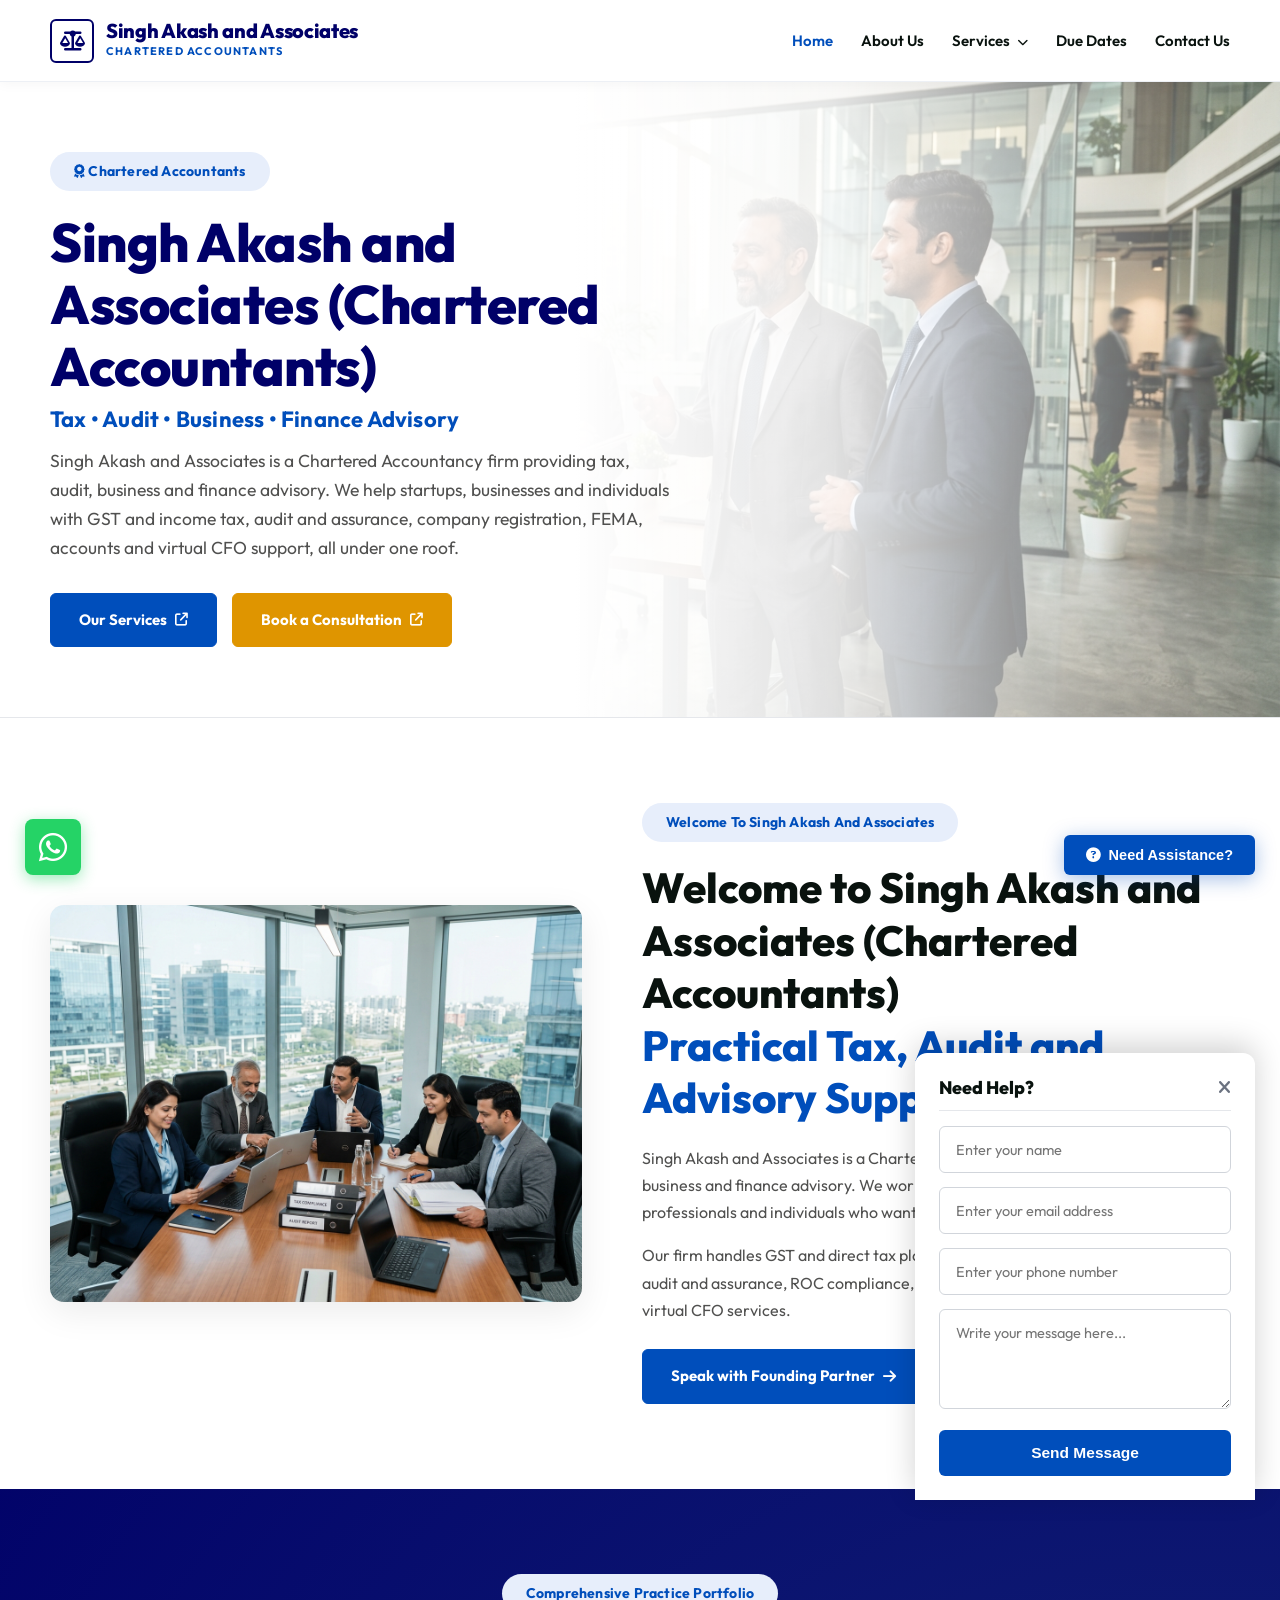
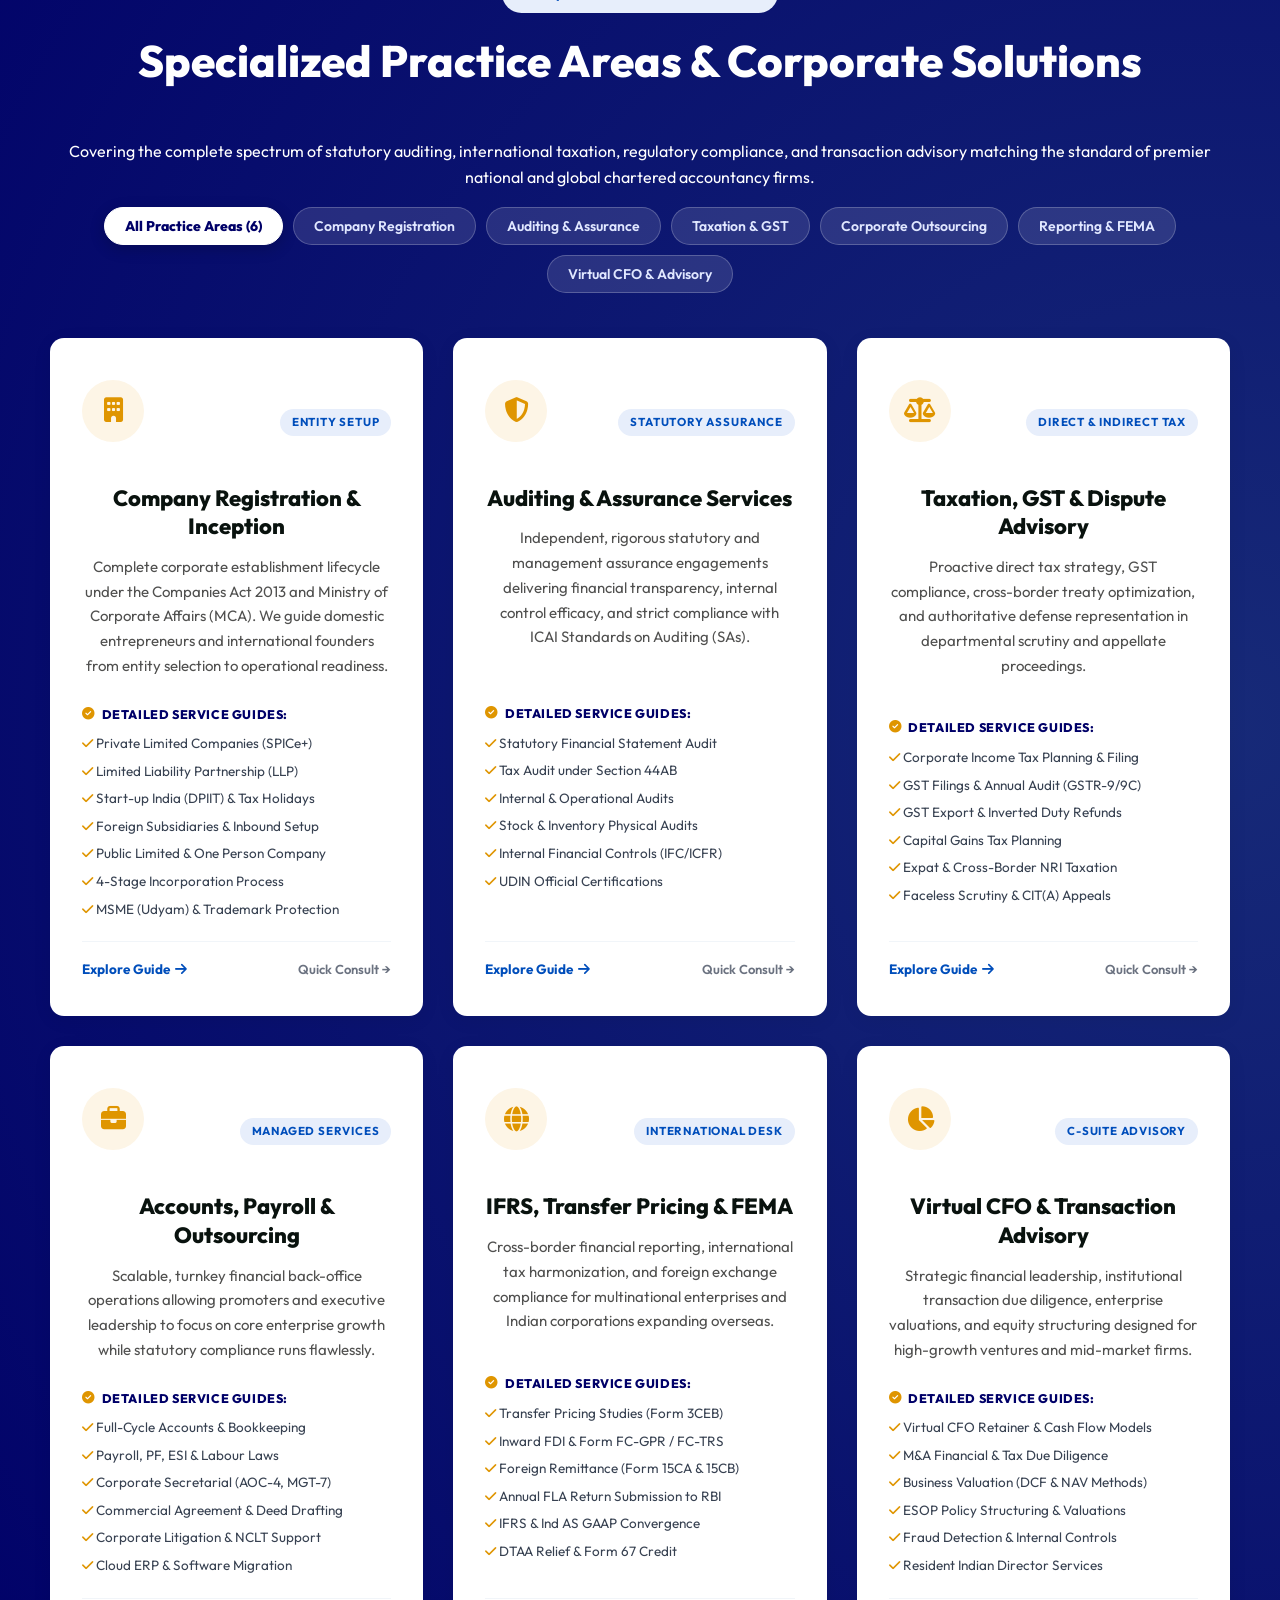
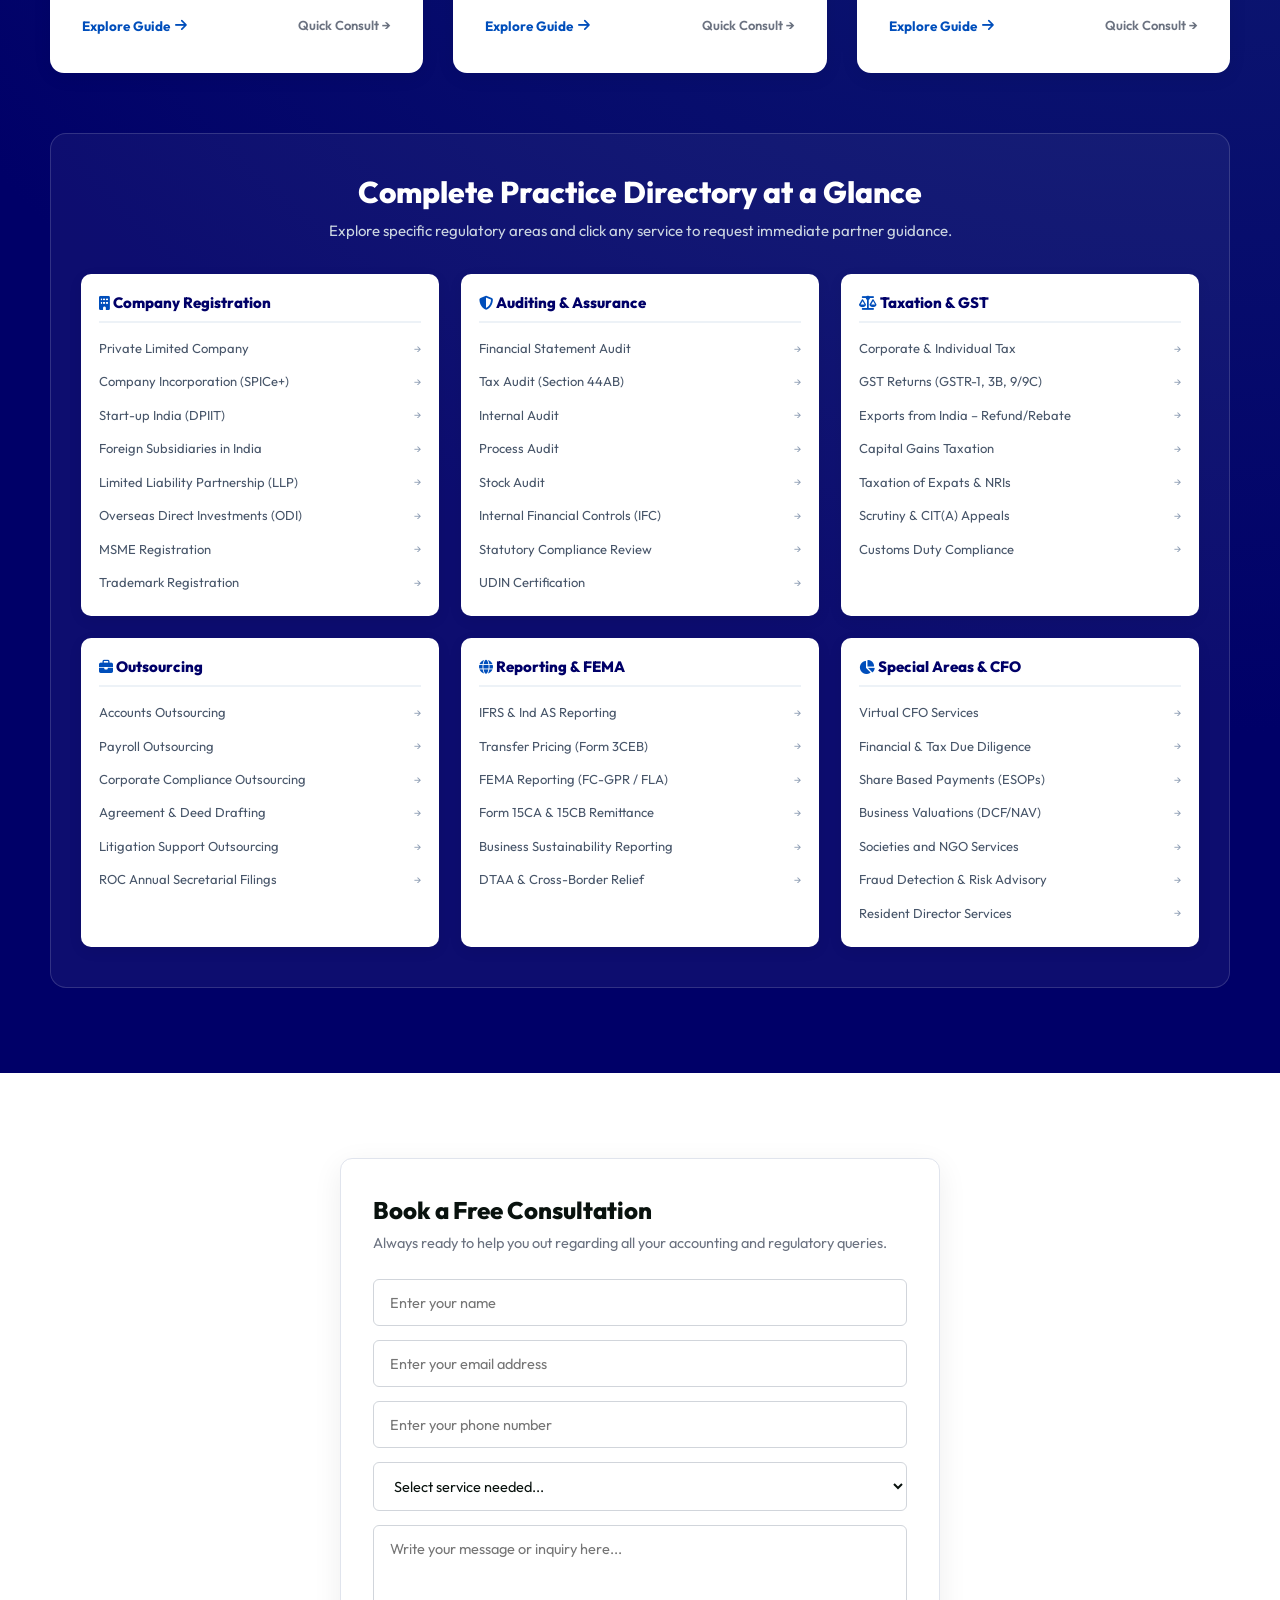
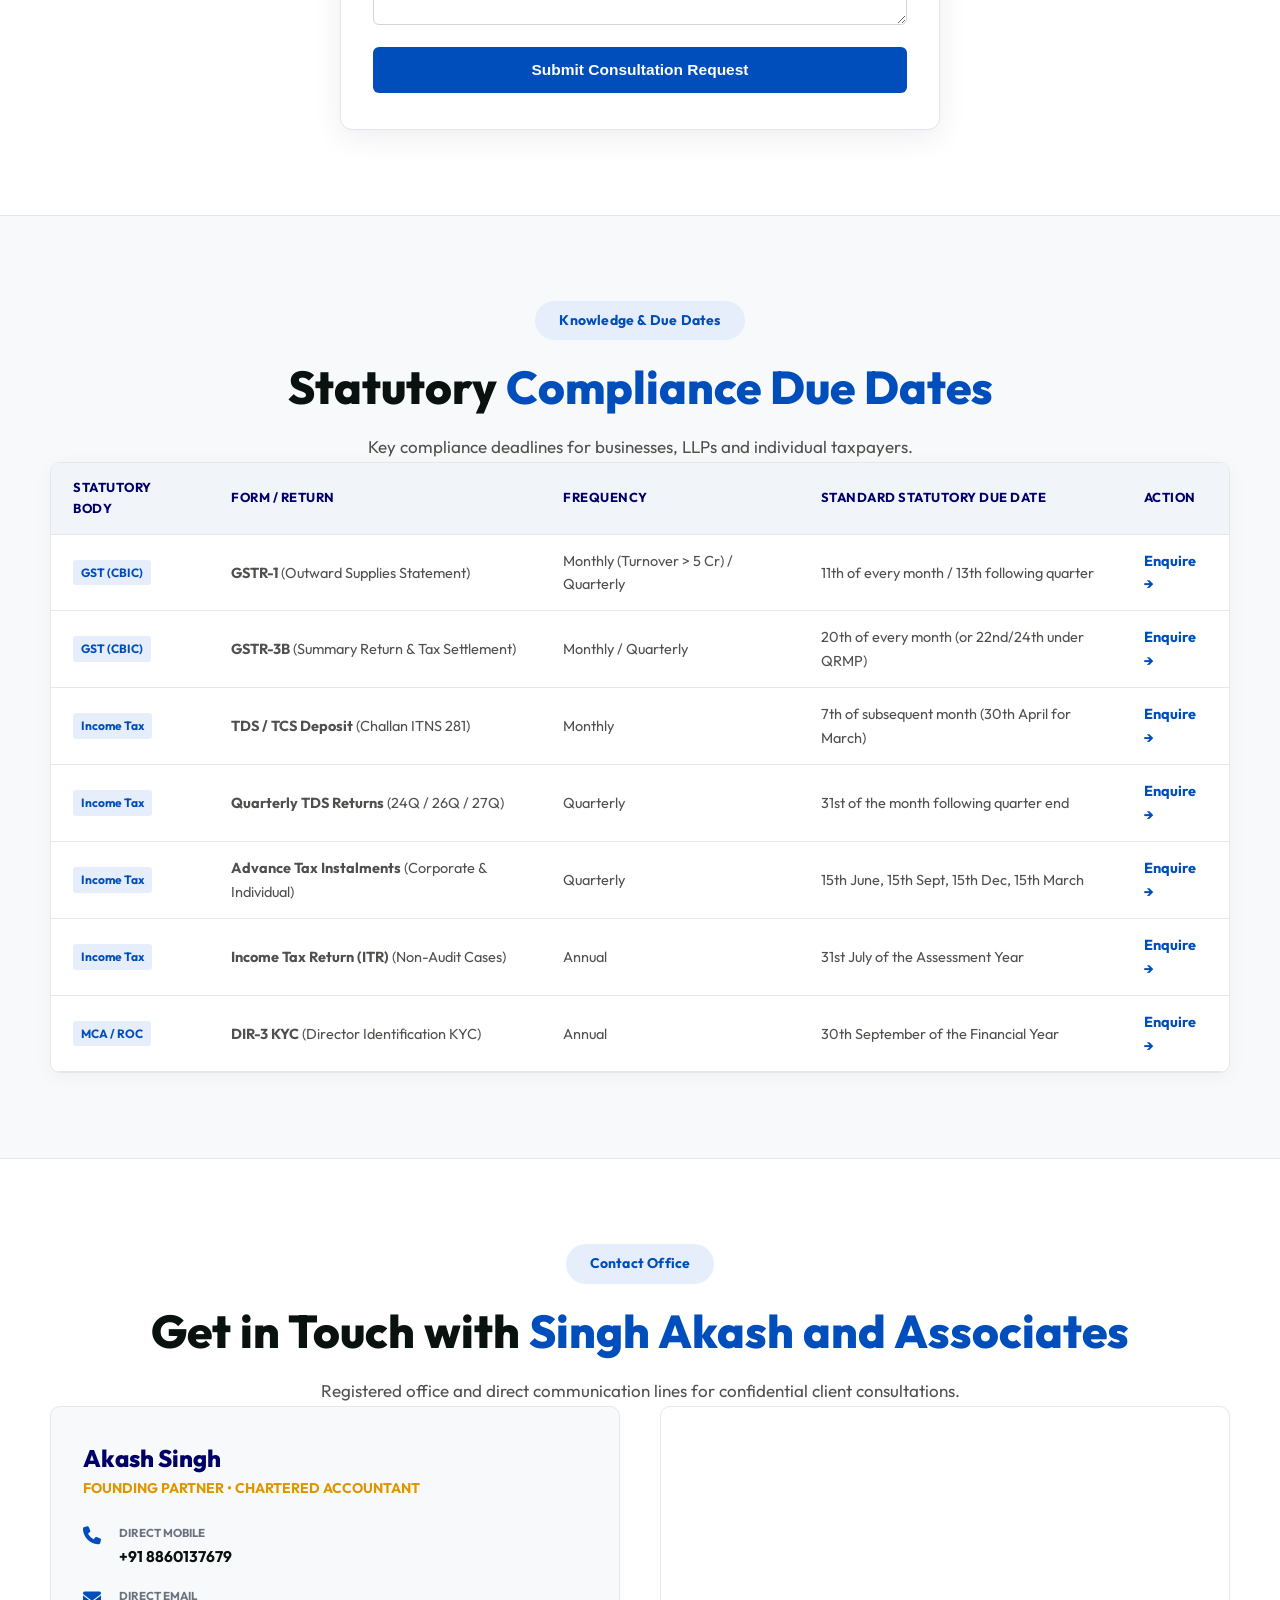
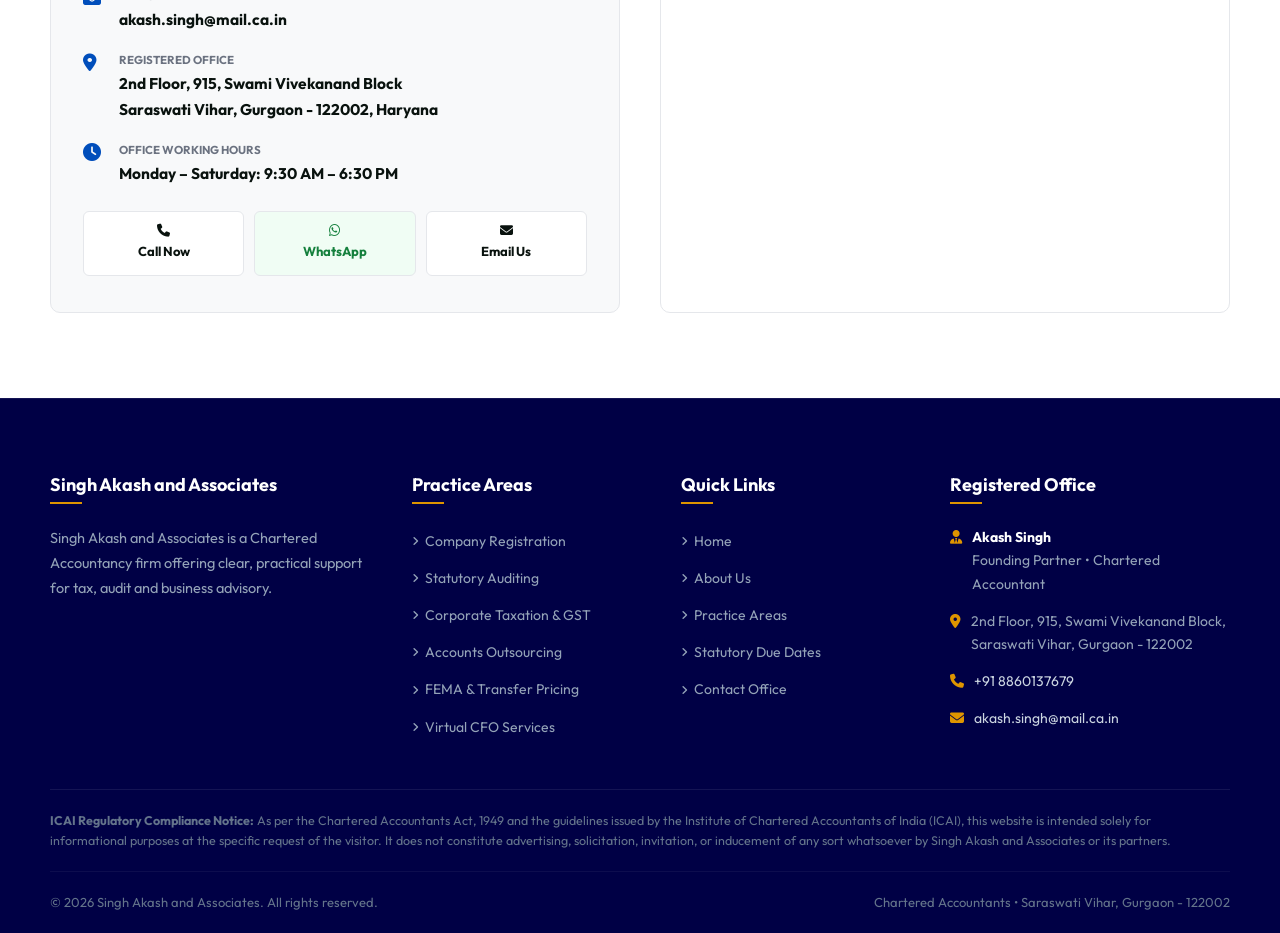
<file: index.html>
<!DOCTYPE html>
<html lang="en">
<head>
  <meta charset="utf-8">
  <meta http-equiv="X-UA-Compatible" content="IE=edge">
  <meta name="viewport" content="width=device-width, initial-scale=1.0">

  <!-- Primary SEO Tags -->
  <title>Singh Akash and Associates | Chartered Accountants &amp; Corporate Advisory</title>
  <meta name="title" content="Singh Akash and Associates | Chartered Accountants &amp; Corporate Advisory">
  <meta name="description" content="Singh Akash and Associates is a premier Chartered Accountant practice led by Founding Partner Akash Singh. Comprehensive services in Company Registration, Statutory Audit, Corporate Taxation, GST, FEMA, IFRS, and Virtual CFO.">
  <meta name="keywords" content="Singh Akash and Associates, Akash Singh Chartered Accountant, Company Registration India, Statutory Audit, GST Services, Corporate Taxation, Virtual CFO, FEMA Compliance, Transfer Pricing, IFRS Reporting">
  <meta name="author" content="Singh Akash and Associates">

  <!-- Open Graph -->
  <meta property="og:type" content="website">
  <meta property="og:url" content="https://jocular-kataifi-3531cd.netlify.app/testing/">
  <meta property="og:title" content="Singh Akash and Associates | Chartered Accountants &amp; Corporate Advisory">
  <meta property="og:description" content="Premier Chartered Accountant practice providing statutory audit, corporate taxation, company registration, FEMA compliance, and Virtual CFO advisory.">
  <meta property="og:image" content="assets/favicon.svg">

  <!-- Favicon -->
  <link rel="shortcut icon" type="image/svg+xml" href="assets/favicon.svg">

  <!-- Font Awesome 6 & Main Stylesheet -->
  <link rel="stylesheet" href="https://cdnjs.cloudflare.com/ajax/libs/font-awesome/6.5.1/css/all.min.css" integrity="sha384-t1nt8BQoYMLFN5p42tRAtuAAFQaCQODekUVeKKZrEnEyp4H2R0RHFz0KWpmj7i8g" crossorigin="anonymous" referrerpolicy="no-referrer">
  <link rel="stylesheet" href="styles/main.css">

  <!-- Schema.org JSON-LD -->
  <script type="application/ld+json">
  {
    "@context": "https://schema.org",
    "@type": "AccountingService",
    "name": "Singh Akash and Associates",
    "founder": {
      "@type": "Person",
      "name": "Akash Singh",
      "jobTitle": "Founding Partner",
      "honorificSuffix": "Chartered Accountant"
    },
    "description": "Premier Chartered Accountant practice offering company incorporation, statutory auditing, corporate tax advisory, GST refunds, FEMA reporting, and Virtual CFO services.",
    "telephone": "+918860137679",
    "email": "akash.singh@mail.ca.in",
    "address": {
      "@type": "PostalAddress",
      "streetAddress": "2nd Floor, 915, Swami Vivekanand Block, Saraswati Vihar",
      "addressLocality": "Gurgaon",
      "addressRegion": "Haryana",
      "postalCode": "122002",
      "addressCountry": "IN"
    }
  }
  </script>
</head>
<body>

  <!-- =======================================================================
       HEADER & COMPREHENSIVE MEGA-MENU NAVIGATION (MATCHED TO RAAAS.COM)
       ======================================================================= -->
  <header class="site-header">
    <div class="container header-container">
      <!-- Firm Brand Logo -->
      <a href="#home" class="site-logo" aria-label="Singh Akash and Associates - Home">
        <div class="logo-badge">
          <i class="fa-solid fa-scale-balanced"></i>
        </div>
        <div class="logo-text">
          <span class="logo-firm-name">Singh Akash and Associates</span>
          <span class="logo-firm-sub">Chartered Accountants</span>
        </div>
      </a>

      <!-- Desktop Navigation Menu -->
      <nav aria-label="Main Navigation">
        <ul class="nav-links">
          <li class="active"><a href="#home">Home</a></li>
          <li><a href="#about">About Us</a></li>

          <!-- Comprehensive Mega Menu (Exact RAAAS Practice Architecture) -->
          <li class="has-mega-menu">
            <a href="#services">
              Services <i class="fa-solid fa-chevron-down" style="font-size: 11px; margin-left: 4px;"></i>
            </a>
            <div class="mega-menu-wrapper">
              <div class="mega-menu-grid">
                
                <!-- Column 1: Company Registration -->
                <div class="mega-menu-col">
                  <h4><a href="company-registration.html" style="color: inherit; text-decoration: none;"><i class="fa-solid fa-building"></i> Company Registration</a></h4>
                  <ul>
                    <li><a href="company-registration.html#pvt-ltd"><i class="fa-solid fa-angle-right"></i> Private Limited Companies</a></li>
                    <li><a href="company-registration.html#llp"><i class="fa-solid fa-angle-right"></i> Limited Liability Partnership (LLP)</a></li>
                    <li><a href="company-registration.html#startup-india"><i class="fa-solid fa-angle-right"></i> Start-up India (DPIIT)</a></li>
                    <li><a href="company-registration.html#foreign-subsidiaries"><i class="fa-solid fa-angle-right"></i> Foreign Subsidiaries</a></li>
                    <li><a href="company-registration.html#public-ltd"><i class="fa-solid fa-angle-right"></i> Limited Companies (Public)</a></li>
                    <li><a href="company-registration.html#incorporation-process"><i class="fa-solid fa-angle-right"></i> Incorporation Process</a></li>
                    <li><a href="company-registration.html#msme"><i class="fa-solid fa-angle-right"></i> MSME &amp; Trademark</a></li>
                  </ul>
                </div>

                <!-- Column 2: Auditing & Assurance -->
                <div class="mega-menu-col">
                  <h4><a href="audit-and-assurance.html" style="color: inherit; text-decoration: none;"><i class="fa-solid fa-shield-halved"></i> Auditing &amp; Assurance</a></h4>
                  <ul>
                    <li><a href="audit-and-assurance.html#statutory-audit"><i class="fa-solid fa-angle-right"></i> Financial Statement Audit</a></li>
                    <li><a href="audit-and-assurance.html#tax-audit"><i class="fa-solid fa-angle-right"></i> Tax Audit (Section 44AB)</a></li>
                    <li><a href="audit-and-assurance.html#internal-audit"><i class="fa-solid fa-angle-right"></i> Internal &amp; Process Audit</a></li>
                    <li><a href="audit-and-assurance.html#stock-audit"><i class="fa-solid fa-angle-right"></i> Stock &amp; Inventory Audit</a></li>
                    <li><a href="audit-and-assurance.html#ifc-audit"><i class="fa-solid fa-angle-right"></i> Internal Financial Controls (IFC)</a></li>
                    <li><a href="audit-and-assurance.html#udin-verification"><i class="fa-solid fa-angle-right"></i> UDIN Attestations</a></li>
                  </ul>
                </div>

                <!-- Column 3: Taxation & GST -->
                <div class="mega-menu-col">
                  <h4><a href="taxation-and-gst.html" style="color: inherit; text-decoration: none;"><i class="fa-solid fa-scale-balanced"></i> Taxation &amp; GST</a></h4>
                  <ul>
                    <li><a href="taxation-and-gst.html#corporate-tax"><i class="fa-solid fa-angle-right"></i> Corporate &amp; Individual Tax</a></li>
                    <li><a href="taxation-and-gst.html#gst-filings"><i class="fa-solid fa-angle-right"></i> Goods &amp; Services Tax (GST)</a></li>
                    <li><a href="taxation-and-gst.html#gst-refunds"><i class="fa-solid fa-angle-right"></i> Export Refunds &amp; Rebates</a></li>
                    <li><a href="taxation-and-gst.html#capital-gains"><i class="fa-solid fa-angle-right"></i> Capital Gains Advisory</a></li>
                    <li><a href="taxation-and-gst.html#expat-taxation"><i class="fa-solid fa-angle-right"></i> Taxation of Expats &amp; NRIs</a></li>
                    <li><a href="taxation-and-gst.html#scrutiny-appeals"><i class="fa-solid fa-angle-right"></i> Scrutiny &amp; CIT(A) Appeals</a></li>
                  </ul>
                </div>

                <!-- Column 4: Corporate Outsourcing -->
                <div class="mega-menu-col">
                  <h4><a href="corporate-outsourcing.html" style="color: inherit; text-decoration: none;"><i class="fa-solid fa-briefcase"></i> Corporate Outsourcing</a></h4>
                  <ul>
                    <li><a href="corporate-outsourcing.html#accounts-outsourcing"><i class="fa-solid fa-angle-right"></i> Accounts &amp; Bookkeeping Outsourcing</a></li>
                    <li><a href="corporate-outsourcing.html#payroll-management"><i class="fa-solid fa-angle-right"></i> Payroll &amp; Statutory Deductions</a></li>
                    <li><a href="corporate-outsourcing.html#secretarial-compliance"><i class="fa-solid fa-angle-right"></i> Corporate Secretarial (ROC)</a></li>
                    <li><a href="corporate-outsourcing.html#legal-drafting"><i class="fa-solid fa-angle-right"></i> Agreement &amp; Deed Drafting</a></li>
                    <li><a href="corporate-outsourcing.html#litigation-support"><i class="fa-solid fa-angle-right"></i> Litigation Support Outsourcing</a></li>
                    <li><a href="corporate-outsourcing.html#cloud-accounting"><i class="fa-solid fa-angle-right"></i> Cloud ERP &amp; Migrations</a></li>
                  </ul>
                </div>

                <!-- Column 5: Reporting & FEMA -->
                <div class="mega-menu-col">
                  <h4><a href="ifrs-and-fema.html" style="color: inherit; text-decoration: none;"><i class="fa-solid fa-globe"></i> Reporting &amp; FEMA</a></h4>
                  <ul>
                    <li><a href="ifrs-and-fema.html#transfer-pricing"><i class="fa-solid fa-angle-right"></i> Transfer Pricing (Form 3CEB)</a></li>
                    <li><a href="ifrs-and-fema.html#fema-fdi"><i class="fa-solid fa-angle-right"></i> FEMA Reporting (FC-GPR / FLA)</a></li>
                    <li><a href="ifrs-and-fema.html#foreign-remittances"><i class="fa-solid fa-angle-right"></i> Form 15CA &amp; 15CB Remittance</a></li>
                    <li><a href="ifrs-and-fema.html#ifrs-indas"><i class="fa-solid fa-angle-right"></i> IFRS &amp; Ind AS Reporting</a></li>
                    <li><a href="ifrs-and-fema.html#dtaa-relief"><i class="fa-solid fa-angle-right"></i> DTAA &amp; Cross-Border Relief</a></li>
                  </ul>
                </div>

                <!-- Column 6: Special Areas & Virtual CFO -->
                <div class="mega-menu-col">
                  <h4><a href="virtual-cfo-services.html" style="color: inherit; text-decoration: none;"><i class="fa-solid fa-chart-pie"></i> Special Areas &amp; CFO</a></h4>
                  <ul>
                    <li><a href="virtual-cfo-services.html#virtual-cfo"><i class="fa-solid fa-angle-right"></i> Virtual CFO Retainer</a></li>
                    <li><a href="virtual-cfo-services.html#due-diligence"><i class="fa-solid fa-angle-right"></i> Financial &amp; Tax Due Diligence</a></li>
                    <li><a href="virtual-cfo-services.html#business-valuation"><i class="fa-solid fa-angle-right"></i> Business Valuation (DCF)</a></li>
                    <li><a href="virtual-cfo-services.html#esop-advisory"><i class="fa-solid fa-angle-right"></i> Share Based Payments (ESOPs)</a></li>
                    <li><a href="virtual-cfo-services.html#resident-director"><i class="fa-solid fa-angle-right"></i> Resident Director Services</a></li>
                    <li><a href="virtual-cfo-services.html#ngo-services"><i class="fa-solid fa-angle-right"></i> Societies &amp; NGO Advisory</a></li>
                  </ul>
                </div>

              </div>
            </div>
          </li>

          <li><a href="#due-dates">Due Dates</a></li>
          <li><a href="#contact">Contact Us</a></li>
        </ul>
      </nav>

      <!-- Mobile Menu Toggle Button -->
      <button class="mobile-menu-btn" id="mobileMenuBtn" aria-label="Toggle navigation">
        <i class="fa-solid fa-bars"></i>
      </button>
    </div>
  </header>

  <!-- =======================================================================
       HERO SECTION (CLIENT DIRECTIVE: START WITH LARGE TEXT OF FIRM NAME)
       ======================================================================= -->
  <section class="hero-section" id="home">
    <div class="container">
      <div class="hero-content-box">
        <div class="pill-badge">
          <i class="fa-solid fa-award"></i> Chartered Accountants
        </div>
        <h1 class="hero-title">
          Singh Akash and Associates (Chartered Accountants)
          <span class="hero-subtitle-firm">Tax &bull; Audit &bull; Business &bull; Finance Advisory</span>
        </h1>
        <p class="hero-desc">
          Singh Akash and Associates is a Chartered Accountancy firm providing tax, audit, business and finance advisory. We help startups, businesses and individuals with GST and income tax, audit and assurance, company registration, FEMA, accounts and virtual CFO support, all under one roof.
        </p>
        <div class="hero-btn-group">
          <a href="#services" class="btn-royal-blue">
            Our Services <i class="fa-solid fa-arrow-up-right-from-square" style="font-size: 13px;"></i>
          </a>
          <a href="#consultation-form" class="btn-golden-amber">
            Book a Consultation <i class="fa-solid fa-arrow-up-right-from-square" style="font-size: 13px;"></i>
          </a>
        </div>
      </div>
    </div>
  </section>

  <!-- =======================================================================
       ABOUT SECTION
       ======================================================================= -->
  <section class="section-padding about-section" id="about">
    <div class="container">
      <div class="about-grid">
        <!-- Left Photo -->
        <div class="about-image-wrap">
          <img src="assets/about-us.jpg" alt="Singh Akash and Associates Chartered Accountants Team" width="600" height="450" loading="lazy">
        </div>

        <!-- Right Content -->
        <div class="about-content">
          <div class="pill-badge">
            Welcome to Singh Akash and Associates
          </div>
          <h2>
            Welcome to Singh Akash and Associates (Chartered Accountants)<br><span>Practical Tax, Audit and Advisory Support</span>
          </h2>
          <p>
            Singh Akash and Associates is a Chartered Accountancy firm providing tax, audit, business and finance advisory. We work with startups, growing businesses, professionals and individuals who want clear guidance, not just filings.
          </p>
          <p>
            Our firm handles GST and direct tax planning, notice and appeal representation, audit and assurance, ROC compliance, FEMA matters, outsourced accounting and virtual CFO services.
          </p>
          <div style="margin-top: 25px;">
            <a href="#contact" class="btn-royal-blue">
              Speak with Founding Partner <i class="fa-solid fa-arrow-right"></i>
            </a>
          </div>
        </div>
      </div>
    </div>
  </section>

  <!-- =======================================================================
       COMPREHENSIVE SERVICES SECTION (CLIENT DIRECTIVE: ELABORATE & COVER RAAAS SERVICES)
       ======================================================================= -->
  <section class="section-padding services-section" id="services">
    <div class="container text-center">
      <div class="pill-badge">
        Comprehensive Practice Portfolio
      </div>
      <h2 class="services-title">
        Specialized Practice Areas &amp; Corporate Solutions
      </h2>
      <p class="services-intro-desc">
        Covering the complete spectrum of statutory auditing, international taxation, regulatory compliance, and transaction advisory matching the standard of premier national and global chartered accountancy firms.
      </p>

      <!-- Category Filter Tabs -->
      <div class="service-filter-tabs">
        <button class="filter-tab-btn active" data-filter="all">All Practice Areas (6)</button>
        <button class="filter-tab-btn" data-filter="company">Company Registration</button>
        <button class="filter-tab-btn" data-filter="audit">Auditing &amp; Assurance</button>
        <button class="filter-tab-btn" data-filter="tax">Taxation &amp; GST</button>
        <button class="filter-tab-btn" data-filter="outsourcing">Corporate Outsourcing</button>
        <button class="filter-tab-btn" data-filter="fema">Reporting &amp; FEMA</button>
        <button class="filter-tab-btn" data-filter="cfo">Virtual CFO &amp; Advisory</button>
      </div>

      <!-- Elaborate Services Cards Grid -->
      <div class="services-cards-grid text-start">

        <!-- Card 1: Company Registration -->
        <div class="service-card" data-category="company">
          <div class="service-card-top">
            <div class="service-card-icon">
              <i class="fa-solid fa-building"></i>
            </div>
            <span class="service-card-tag">Entity Setup</span>
          </div>
          <h3 class="service-card-title">
            <a href="company-registration.html" style="color: inherit; text-decoration: none;">Company Registration &amp; Inception</a>
          </h3>
          <p class="service-card-desc">
            Complete corporate establishment lifecycle under the Companies Act 2013 and Ministry of Corporate Affairs (MCA). We guide domestic entrepreneurs and international founders from entity selection to operational readiness.
          </p>
          <div class="service-offerings-title">
            <i class="fa-solid fa-circle-check" style="color: var(--golden-amber);"></i> Detailed Service Guides:
          </div>
          <ul class="service-sub-list">
            <li><a href="company-registration.html#pvt-ltd" style="color: inherit; text-decoration: none;"><i class="fa-solid fa-check"></i> Private Limited Companies (SPICe+)</a></li>
            <li><a href="company-registration.html#llp" style="color: inherit; text-decoration: none;"><i class="fa-solid fa-check"></i> Limited Liability Partnership (LLP)</a></li>
            <li><a href="company-registration.html#startup-india" style="color: inherit; text-decoration: none;"><i class="fa-solid fa-check"></i> Start-up India (DPIIT) &amp; Tax Holidays</a></li>
            <li><a href="company-registration.html#foreign-subsidiaries" style="color: inherit; text-decoration: none;"><i class="fa-solid fa-check"></i> Foreign Subsidiaries &amp; Inbound Setup</a></li>
            <li><a href="company-registration.html#public-ltd" style="color: inherit; text-decoration: none;"><i class="fa-solid fa-check"></i> Public Limited &amp; One Person Company</a></li>
            <li><a href="company-registration.html#incorporation-process" style="color: inherit; text-decoration: none;"><i class="fa-solid fa-check"></i> 4-Stage Incorporation Process</a></li>
            <li><a href="company-registration.html#msme" style="color: inherit; text-decoration: none;"><i class="fa-solid fa-check"></i> MSME (Udyam) &amp; Trademark Protection</a></li>
          </ul>
          <div class="service-card-footer">
            <a href="company-registration.html" class="service-card-action-btn">
              Explore Guide <i class="fa-solid fa-arrow-right"></i>
            </a>
            <a href="#consultation-form" onclick="prefillService('Company Registration & Inception')" style="font-size: 13px; font-weight: 600; color: var(--text-muted); text-decoration: none;">
              Quick Consult &rarr;
            </a>
          </div>
        </div>

        <!-- Card 2: Auditing & Assurance -->
        <div class="service-card" data-category="audit">
          <div class="service-card-top">
            <div class="service-card-icon">
              <i class="fa-solid fa-shield-halved"></i>
            </div>
            <span class="service-card-tag">Statutory Assurance</span>
          </div>
          <h3 class="service-card-title">
            <a href="audit-and-assurance.html" style="color: inherit; text-decoration: none;">Auditing &amp; Assurance Services</a>
          </h3>
          <p class="service-card-desc">
            Independent, rigorous statutory and management assurance engagements delivering financial transparency, internal control efficacy, and strict compliance with ICAI Standards on Auditing (SAs).
          </p>
          <div class="service-offerings-title">
            <i class="fa-solid fa-circle-check" style="color: var(--golden-amber);"></i> Detailed Service Guides:
          </div>
          <ul class="service-sub-list">
            <li><a href="audit-and-assurance.html#statutory-audit" style="color: inherit; text-decoration: none;"><i class="fa-solid fa-check"></i> Statutory Financial Statement Audit</a></li>
            <li><a href="audit-and-assurance.html#tax-audit" style="color: inherit; text-decoration: none;"><i class="fa-solid fa-check"></i> Tax Audit under Section 44AB</a></li>
            <li><a href="audit-and-assurance.html#internal-audit" style="color: inherit; text-decoration: none;"><i class="fa-solid fa-check"></i> Internal &amp; Operational Audits</a></li>
            <li><a href="audit-and-assurance.html#stock-audit" style="color: inherit; text-decoration: none;"><i class="fa-solid fa-check"></i> Stock &amp; Inventory Physical Audits</a></li>
            <li><a href="audit-and-assurance.html#ifc-audit" style="color: inherit; text-decoration: none;"><i class="fa-solid fa-check"></i> Internal Financial Controls (IFC/ICFR)</a></li>
            <li><a href="audit-and-assurance.html#udin-verification" style="color: inherit; text-decoration: none;"><i class="fa-solid fa-check"></i> UDIN Official Certifications</a></li>
          </ul>
          <div class="service-card-footer">
            <a href="audit-and-assurance.html" class="service-card-action-btn">
              Explore Guide <i class="fa-solid fa-arrow-right"></i>
            </a>
            <a href="#consultation-form" onclick="prefillService('Auditing & Assurance Services')" style="font-size: 13px; font-weight: 600; color: var(--text-muted); text-decoration: none;">
              Quick Consult &rarr;
            </a>
          </div>
        </div>

        <!-- Card 3: Taxation & GST -->
        <div class="service-card" data-category="tax">
          <div class="service-card-top">
            <div class="service-card-icon">
              <i class="fa-solid fa-scale-balanced"></i>
            </div>
            <span class="service-card-tag">Direct &amp; Indirect Tax</span>
          </div>
          <h3 class="service-card-title">
            <a href="taxation-and-gst.html" style="color: inherit; text-decoration: none;">Taxation, GST &amp; Dispute Advisory</a>
          </h3>
          <p class="service-card-desc">
            Proactive direct tax strategy, GST compliance, cross-border treaty optimization, and authoritative defense representation in departmental scrutiny and appellate proceedings.
          </p>
          <div class="service-offerings-title">
            <i class="fa-solid fa-circle-check" style="color: var(--golden-amber);"></i> Detailed Service Guides:
          </div>
          <ul class="service-sub-list">
            <li><a href="taxation-and-gst.html#corporate-tax" style="color: inherit; text-decoration: none;"><i class="fa-solid fa-check"></i> Corporate Income Tax Planning &amp; Filing</a></li>
            <li><a href="taxation-and-gst.html#gst-filings" style="color: inherit; text-decoration: none;"><i class="fa-solid fa-check"></i> GST Filings &amp; Annual Audit (GSTR-9/9C)</a></li>
            <li><a href="taxation-and-gst.html#gst-refunds" style="color: inherit; text-decoration: none;"><i class="fa-solid fa-check"></i> GST Export &amp; Inverted Duty Refunds</a></li>
            <li><a href="taxation-and-gst.html#capital-gains" style="color: inherit; text-decoration: none;"><i class="fa-solid fa-check"></i> Capital Gains Tax Planning</a></li>
            <li><a href="taxation-and-gst.html#expat-taxation" style="color: inherit; text-decoration: none;"><i class="fa-solid fa-check"></i> Expat &amp; Cross-Border NRI Taxation</a></li>
            <li><a href="taxation-and-gst.html#scrutiny-appeals" style="color: inherit; text-decoration: none;"><i class="fa-solid fa-check"></i> Faceless Scrutiny &amp; CIT(A) Appeals</a></li>
          </ul>
          <div class="service-card-footer">
            <a href="taxation-and-gst.html" class="service-card-action-btn">
              Explore Guide <i class="fa-solid fa-arrow-right"></i>
            </a>
            <a href="#consultation-form" onclick="prefillService('Taxation, GST & Dispute Advisory')" style="font-size: 13px; font-weight: 600; color: var(--text-muted); text-decoration: none;">
              Quick Consult &rarr;
            </a>
          </div>
        </div>

        <!-- Card 4: Corporate Outsourcing -->
        <div class="service-card" data-category="outsourcing">
          <div class="service-card-top">
            <div class="service-card-icon">
              <i class="fa-solid fa-briefcase"></i>
            </div>
            <span class="service-card-tag">Managed Services</span>
          </div>
          <h3 class="service-card-title">
            <a href="corporate-outsourcing.html" style="color: inherit; text-decoration: none;">Accounts, Payroll &amp; Outsourcing</a>
          </h3>
          <p class="service-card-desc">
            Scalable, turnkey financial back-office operations allowing promoters and executive leadership to focus on core enterprise growth while statutory compliance runs flawlessly.
          </p>
          <div class="service-offerings-title">
            <i class="fa-solid fa-circle-check" style="color: var(--golden-amber);"></i> Detailed Service Guides:
          </div>
          <ul class="service-sub-list">
            <li><a href="corporate-outsourcing.html#accounts-outsourcing" style="color: inherit; text-decoration: none;"><i class="fa-solid fa-check"></i> Full-Cycle Accounts &amp; Bookkeeping</a></li>
            <li><a href="corporate-outsourcing.html#payroll-management" style="color: inherit; text-decoration: none;"><i class="fa-solid fa-check"></i> Payroll, PF, ESI &amp; Labour Laws</a></li>
            <li><a href="corporate-outsourcing.html#secretarial-compliance" style="color: inherit; text-decoration: none;"><i class="fa-solid fa-check"></i> Corporate Secretarial (AOC-4, MGT-7)</a></li>
            <li><a href="corporate-outsourcing.html#legal-drafting" style="color: inherit; text-decoration: none;"><i class="fa-solid fa-check"></i> Commercial Agreement &amp; Deed Drafting</a></li>
            <li><a href="corporate-outsourcing.html#litigation-support" style="color: inherit; text-decoration: none;"><i class="fa-solid fa-check"></i> Corporate Litigation &amp; NCLT Support</a></li>
            <li><a href="corporate-outsourcing.html#cloud-accounting" style="color: inherit; text-decoration: none;"><i class="fa-solid fa-check"></i> Cloud ERP &amp; Software Migration</a></li>
          </ul>
          <div class="service-card-footer">
            <a href="corporate-outsourcing.html" class="service-card-action-btn">
              Explore Guide <i class="fa-solid fa-arrow-right"></i>
            </a>
            <a href="#consultation-form" onclick="prefillService('Accounts, Payroll & Compliance Outsourcing')" style="font-size: 13px; font-weight: 600; color: var(--text-muted); text-decoration: none;">
              Quick Consult &rarr;
            </a>
          </div>
        </div>

        <!-- Card 5: Reporting & FEMA -->
        <div class="service-card" data-category="fema">
          <div class="service-card-top">
            <div class="service-card-icon">
              <i class="fa-solid fa-globe"></i>
            </div>
            <span class="service-card-tag">International Desk</span>
          </div>
          <h3 class="service-card-title">
            <a href="ifrs-and-fema.html" style="color: inherit; text-decoration: none;">IFRS, Transfer Pricing &amp; FEMA</a>
          </h3>
          <p class="service-card-desc">
            Cross-border financial reporting, international tax harmonization, and foreign exchange compliance for multinational enterprises and Indian corporations expanding overseas.
          </p>
          <div class="service-offerings-title">
            <i class="fa-solid fa-circle-check" style="color: var(--golden-amber);"></i> Detailed Service Guides:
          </div>
          <ul class="service-sub-list">
            <li><a href="ifrs-and-fema.html#transfer-pricing" style="color: inherit; text-decoration: none;"><i class="fa-solid fa-check"></i> Transfer Pricing Studies (Form 3CEB)</a></li>
            <li><a href="ifrs-and-fema.html#fema-fdi" style="color: inherit; text-decoration: none;"><i class="fa-solid fa-check"></i> Inward FDI &amp; Form FC-GPR / FC-TRS</a></li>
            <li><a href="ifrs-and-fema.html#foreign-remittances" style="color: inherit; text-decoration: none;"><i class="fa-solid fa-check"></i> Foreign Remittance (Form 15CA &amp; 15CB)</a></li>
            <li><a href="ifrs-and-fema.html#fla-return" style="color: inherit; text-decoration: none;"><i class="fa-solid fa-check"></i> Annual FLA Return Submission to RBI</a></li>
            <li><a href="ifrs-and-fema.html#ifrs-indas" style="color: inherit; text-decoration: none;"><i class="fa-solid fa-check"></i> IFRS &amp; Ind AS GAAP Convergence</a></li>
            <li><a href="ifrs-and-fema.html#dtaa-relief" style="color: inherit; text-decoration: none;"><i class="fa-solid fa-check"></i> DTAA Relief &amp; Form 67 Credit</a></li>
          </ul>
          <div class="service-card-footer">
            <a href="ifrs-and-fema.html" class="service-card-action-btn">
              Explore Guide <i class="fa-solid fa-arrow-right"></i>
            </a>
            <a href="#consultation-form" onclick="prefillService('IFRS, Transfer Pricing & FEMA Reporting')" style="font-size: 13px; font-weight: 600; color: var(--text-muted); text-decoration: none;">
              Quick Consult &rarr;
            </a>
          </div>
        </div>

        <!-- Card 6: Virtual CFO & Special Advisory -->
        <div class="service-card" data-category="cfo">
          <div class="service-card-top">
            <div class="service-card-icon">
              <i class="fa-solid fa-chart-pie"></i>
            </div>
            <span class="service-card-tag">C-Suite Advisory</span>
          </div>
          <h3 class="service-card-title">
            <a href="virtual-cfo-services.html" style="color: inherit; text-decoration: none;">Virtual CFO &amp; Transaction Advisory</a>
          </h3>
          <p class="service-card-desc">
            Strategic financial leadership, institutional transaction due diligence, enterprise valuations, and equity structuring designed for high-growth ventures and mid-market firms.
          </p>
          <div class="service-offerings-title">
            <i class="fa-solid fa-circle-check" style="color: var(--golden-amber);"></i> Detailed Service Guides:
          </div>
          <ul class="service-sub-list">
            <li><a href="virtual-cfo-services.html#virtual-cfo" style="color: inherit; text-decoration: none;"><i class="fa-solid fa-check"></i> Virtual CFO Retainer &amp; Cash Flow Models</a></li>
            <li><a href="virtual-cfo-services.html#due-diligence" style="color: inherit; text-decoration: none;"><i class="fa-solid fa-check"></i> M&amp;A Financial &amp; Tax Due Diligence</a></li>
            <li><a href="virtual-cfo-services.html#business-valuation" style="color: inherit; text-decoration: none;"><i class="fa-solid fa-check"></i> Business Valuation (DCF &amp; NAV Methods)</a></li>
            <li><a href="virtual-cfo-services.html#esop-advisory" style="color: inherit; text-decoration: none;"><i class="fa-solid fa-check"></i> ESOP Policy Structuring &amp; Valuations</a></li>
            <li><a href="virtual-cfo-services.html#fraud-risk" style="color: inherit; text-decoration: none;"><i class="fa-solid fa-check"></i> Fraud Detection &amp; Internal Controls</a></li>
            <li><a href="virtual-cfo-services.html#resident-director" style="color: inherit; text-decoration: none;"><i class="fa-solid fa-check"></i> Resident Indian Director Services</a></li>
          </ul>
          <div class="service-card-footer">
            <a href="virtual-cfo-services.html" class="service-card-action-btn">
              Explore Guide <i class="fa-solid fa-arrow-right"></i>
            </a>
            <a href="#consultation-form" onclick="prefillService('Virtual CFO & Transaction Advisory')" style="font-size: 13px; font-weight: 600; color: var(--text-muted); text-decoration: none;">
              Quick Consult &rarr;
            </a>
          </div>
        </div>

      </div>

      <!-- =======================================================================
           COMPREHENSIVE PRACTICE DIRECTORY AT A GLANCE (MATCHING ALL RAAAS TOPICS)
           ======================================================================= -->
      <div class="practice-directory-section">
        <div class="practice-directory-header">
          <h3>Complete Practice Directory at a Glance</h3>
          <p>Explore specific regulatory areas and click any service to request immediate partner guidance.</p>
        </div>

        <div class="practice-directory-grid">
          
          <!-- Box 1 -->
          <div class="practice-dir-box">
            <h4><a href="company-registration.html" style="color: inherit; text-decoration: none;"><i class="fa-solid fa-building"></i> Company Registration</a></h4>
            <ul class="practice-dir-list">
              <li><a href="company-registration.html#pvt-ltd"><span>Private Limited Company</span> <span class="dir-arrow">&rarr;</span></a></li>
              <li><a href="company-registration.html#incorporation-process"><span>Company Incorporation (SPICe+)</span> <span class="dir-arrow">&rarr;</span></a></li>
              <li><a href="company-registration.html#startup-india"><span>Start-up India (DPIIT)</span> <span class="dir-arrow">&rarr;</span></a></li>
              <li><a href="company-registration.html#foreign-subsidiaries"><span>Foreign Subsidiaries in India</span> <span class="dir-arrow">&rarr;</span></a></li>
              <li><a href="company-registration.html#llp"><span>Limited Liability Partnership (LLP)</span> <span class="dir-arrow">&rarr;</span></a></li>
              <li><a href="company-registration.html#odi"><span>Overseas Direct Investments (ODI)</span> <span class="dir-arrow">&rarr;</span></a></li>
              <li><a href="company-registration.html#msme"><span>MSME Registration</span> <span class="dir-arrow">&rarr;</span></a></li>
              <li><a href="company-registration.html#trademark"><span>Trademark Registration</span> <span class="dir-arrow">&rarr;</span></a></li>
            </ul>
          </div>

          <!-- Box 2 -->
          <div class="practice-dir-box">
            <h4><a href="audit-and-assurance.html" style="color: inherit; text-decoration: none;"><i class="fa-solid fa-shield-halved"></i> Auditing &amp; Assurance</a></h4>
            <ul class="practice-dir-list">
              <li><a href="audit-and-assurance.html#statutory-audit"><span>Financial Statement Audit</span> <span class="dir-arrow">&rarr;</span></a></li>
              <li><a href="audit-and-assurance.html#tax-audit"><span>Tax Audit (Section 44AB)</span> <span class="dir-arrow">&rarr;</span></a></li>
              <li><a href="audit-and-assurance.html#internal-audit"><span>Internal Audit</span> <span class="dir-arrow">&rarr;</span></a></li>
              <li><a href="audit-and-assurance.html#internal-audit"><span>Process Audit</span> <span class="dir-arrow">&rarr;</span></a></li>
              <li><a href="audit-and-assurance.html#stock-audit"><span>Stock Audit</span> <span class="dir-arrow">&rarr;</span></a></li>
              <li><a href="audit-and-assurance.html#ifc-audit"><span>Internal Financial Controls (IFC)</span> <span class="dir-arrow">&rarr;</span></a></li>
              <li><a href="audit-and-assurance.html#statutory-compliance"><span>Statutory Compliance Review</span> <span class="dir-arrow">&rarr;</span></a></li>
              <li><a href="audit-and-assurance.html#udin-verification"><span>UDIN Certification</span> <span class="dir-arrow">&rarr;</span></a></li>
            </ul>
          </div>

          <!-- Box 3 -->
          <div class="practice-dir-box">
            <h4><a href="taxation-and-gst.html" style="color: inherit; text-decoration: none;"><i class="fa-solid fa-scale-balanced"></i> Taxation &amp; GST</a></h4>
            <ul class="practice-dir-list">
              <li><a href="taxation-and-gst.html#corporate-tax"><span>Corporate &amp; Individual Tax</span> <span class="dir-arrow">&rarr;</span></a></li>
              <li><a href="taxation-and-gst.html#gst-filings"><span>GST Returns (GSTR-1, 3B, 9/9C)</span> <span class="dir-arrow">&rarr;</span></a></li>
              <li><a href="taxation-and-gst.html#gst-refunds"><span>Exports from India – Refund/Rebate</span> <span class="dir-arrow">&rarr;</span></a></li>
              <li><a href="taxation-and-gst.html#capital-gains"><span>Capital Gains Taxation</span> <span class="dir-arrow">&rarr;</span></a></li>
              <li><a href="taxation-and-gst.html#expat-taxation"><span>Taxation of Expats &amp; NRIs</span> <span class="dir-arrow">&rarr;</span></a></li>
              <li><a href="taxation-and-gst.html#scrutiny-appeals"><span>Scrutiny &amp; CIT(A) Appeals</span> <span class="dir-arrow">&rarr;</span></a></li>
              <li><a href="taxation-and-gst.html#customs-duty"><span>Customs Duty Compliance</span> <span class="dir-arrow">&rarr;</span></a></li>
            </ul>
          </div>

          <!-- Box 4 -->
          <div class="practice-dir-box">
            <h4><a href="corporate-outsourcing.html" style="color: inherit; text-decoration: none;"><i class="fa-solid fa-briefcase"></i> Outsourcing</a></h4>
            <ul class="practice-dir-list">
              <li><a href="corporate-outsourcing.html#accounts-outsourcing"><span>Accounts Outsourcing</span> <span class="dir-arrow">&rarr;</span></a></li>
              <li><a href="corporate-outsourcing.html#payroll-management"><span>Payroll Outsourcing</span> <span class="dir-arrow">&rarr;</span></a></li>
              <li><a href="corporate-outsourcing.html#secretarial-compliance"><span>Corporate Compliance Outsourcing</span> <span class="dir-arrow">&rarr;</span></a></li>
              <li><a href="corporate-outsourcing.html#legal-drafting"><span>Agreement &amp; Deed Drafting</span> <span class="dir-arrow">&rarr;</span></a></li>
              <li><a href="corporate-outsourcing.html#litigation-support"><span>Litigation Support Outsourcing</span> <span class="dir-arrow">&rarr;</span></a></li>
              <li><a href="corporate-outsourcing.html#secretarial-compliance"><span>ROC Annual Secretarial Filings</span> <span class="dir-arrow">&rarr;</span></a></li>
            </ul>
          </div>

          <!-- Box 5 -->
          <div class="practice-dir-box">
            <h4><a href="ifrs-and-fema.html" style="color: inherit; text-decoration: none;"><i class="fa-solid fa-globe"></i> Reporting &amp; FEMA</a></h4>
            <ul class="practice-dir-list">
              <li><a href="ifrs-and-fema.html#ifrs-indas"><span>IFRS &amp; Ind AS Reporting</span> <span class="dir-arrow">&rarr;</span></a></li>
              <li><a href="ifrs-and-fema.html#transfer-pricing"><span>Transfer Pricing (Form 3CEB)</span> <span class="dir-arrow">&rarr;</span></a></li>
              <li><a href="ifrs-and-fema.html#fema-fdi"><span>FEMA Reporting (FC-GPR / FLA)</span> <span class="dir-arrow">&rarr;</span></a></li>
              <li><a href="ifrs-and-fema.html#foreign-remittances"><span>Form 15CA &amp; 15CB Remittance</span> <span class="dir-arrow">&rarr;</span></a></li>
              <li><a href="ifrs-and-fema.html#ifrs-indas"><span>Business Sustainability Reporting</span> <span class="dir-arrow">&rarr;</span></a></li>
              <li><a href="ifrs-and-fema.html#dtaa-relief"><span>DTAA &amp; Cross-Border Relief</span> <span class="dir-arrow">&rarr;</span></a></li>
            </ul>
          </div>

          <!-- Box 6 -->
          <div class="practice-dir-box">
            <h4><a href="virtual-cfo-services.html" style="color: inherit; text-decoration: none;"><i class="fa-solid fa-chart-pie"></i> Special Areas &amp; CFO</a></h4>
            <ul class="practice-dir-list">
              <li><a href="virtual-cfo-services.html#virtual-cfo"><span>Virtual CFO Services</span> <span class="dir-arrow">&rarr;</span></a></li>
              <li><a href="virtual-cfo-services.html#due-diligence"><span>Financial &amp; Tax Due Diligence</span> <span class="dir-arrow">&rarr;</span></a></li>
              <li><a href="virtual-cfo-services.html#esop-advisory"><span>Share Based Payments (ESOPs)</span> <span class="dir-arrow">&rarr;</span></a></li>
              <li><a href="virtual-cfo-services.html#business-valuation"><span>Business Valuations (DCF/NAV)</span> <span class="dir-arrow">&rarr;</span></a></li>
              <li><a href="virtual-cfo-services.html#ngo-services"><span>Societies and NGO Services</span> <span class="dir-arrow">&rarr;</span></a></li>
              <li><a href="virtual-cfo-services.html#fraud-risk"><span>Fraud Detection &amp; Risk Advisory</span> <span class="dir-arrow">&rarr;</span></a></li>
              <li><a href="virtual-cfo-services.html#resident-director"><span>Resident Director Services</span> <span class="dir-arrow">&rarr;</span></a></li>
            </ul>
          </div>

        </div>
      </div>

    </div>
  </section>

  <!-- =======================================================================
       CONSULTATION FORM SECTION
       ======================================================================= -->
  <section class="section-padding consultation-section" id="consultation">
    <div class="container">
      <div style="max-width: 600px; margin: 0 auto;">
        <!-- Drop Us a Message Card -->
        <div class="consultation-form-card" id="consultation-form">
          <h3 class="form-headline">Book a Free Consultation</h3>
          <p class="form-subtext">Always ready to help you out regarding all your accounting and regulatory queries.</p>

          <form id="freeConsultationForm" onsubmit="handleConsultationSubmit(event)">
            <input type="text" id="consultName" class="form-input-field" placeholder="Enter your name" required>
            <input type="email" id="consultEmail" class="form-input-field" placeholder="Enter your email address" required>
            <input type="tel" id="consultPhone" class="form-input-field" placeholder="Enter your phone number" required>
            <select id="consultService" class="form-input-field" required>
              <option value="" disabled selected>Select service needed...</option>
              <option value="Company Registration & Inception">Company Registration &amp; Inception (Pvt Ltd / LLP / Foreign Entity)</option>
              <option value="Auditing & Assurance Services">Auditing &amp; Assurance (Statutory, Tax Audit, Internal, Stock)</option>
              <option value="Taxation, GST & Dispute Advisory">Corporate &amp; Individual Taxation, GST Returns &amp; Scrutiny</option>
              <option value="Accounts, Payroll & Compliance Outsourcing">Accounts, Payroll &amp; Secretarial Compliance Outsourcing</option>
              <option value="IFRS, Transfer Pricing & FEMA Reporting">IFRS, Transfer Pricing &amp; FEMA / RBI Compliance</option>
              <option value="Virtual CFO & Transaction Advisory">Virtual CFO Services &amp; Transaction Due Diligence</option>
              <option value="Startup India DPIIT & MSME Setup">Startup India (DPIIT), Section 80-IAC &amp; MSME Setup</option>
              <option value="GST Refunds & Export Rebates">GST Inverted Duty Structure &amp; Export Refunds</option>
            </select>
            <textarea id="consultMessage" class="form-input-field" placeholder="Write your message or inquiry here..." required></textarea>
            <button type="submit" class="btn-form-submit">
              Submit Consultation Request
            </button>
          </form>
        </div>
      </div>
    </div>
  </section>

  <!-- =======================================================================
       STATUTORY COMPLIANCE DUE DATES
       ======================================================================= -->
  <section class="section-padding due-dates-section" id="due-dates">
    <div class="container">
      <div class="text-center">
        <div class="pill-badge">
          Knowledge &amp; Due Dates
        </div>
        <h2 class="section-headline">
          Statutory <span>Compliance Due Dates</span>
        </h2>
        <p class="section-intro-text">
          Key compliance deadlines for businesses, LLPs and individual taxpayers.
        </p>
      </div>

      <div class="due-dates-table-card">
        <div style="overflow-x: auto;">
          <table class="due-table">
            <thead>
              <tr>
                <th>Statutory Body</th>
                <th>Form / Return</th>
                <th>Frequency</th>
                <th>Standard Statutory Due Date</th>
                <th>Action</th>
              </tr>
            </thead>
            <tbody>
              <tr>
                <td><span class="tag-statutory">GST (CBIC)</span></td>
                <td><strong>GSTR-1</strong> (Outward Supplies Statement)</td>
                <td>Monthly (Turnover &gt; 5 Cr) / Quarterly</td>
                <td>11th of every month / 13th following quarter</td>
                <td><a href="#consultation-form" onclick="prefillService('Taxation, GST & Dispute Advisory')" style="font-weight: 700; color: var(--primary-blue);">Enquire &rarr;</a></td>
              </tr>
              <tr>
                <td><span class="tag-statutory">GST (CBIC)</span></td>
                <td><strong>GSTR-3B</strong> (Summary Return &amp; Tax Settlement)</td>
                <td>Monthly / Quarterly</td>
                <td>20th of every month (or 22nd/24th under QRMP)</td>
                <td><a href="#consultation-form" onclick="prefillService('Taxation, GST & Dispute Advisory')" style="font-weight: 700; color: var(--primary-blue);">Enquire &rarr;</a></td>
              </tr>
              <tr>
                <td><span class="tag-statutory">Income Tax</span></td>
                <td><strong>TDS / TCS Deposit</strong> (Challan ITNS 281)</td>
                <td>Monthly</td>
                <td>7th of subsequent month (30th April for March)</td>
                <td><a href="#consultation-form" onclick="prefillService('Taxation, GST & Dispute Advisory')" style="font-weight: 700; color: var(--primary-blue);">Enquire &rarr;</a></td>
              </tr>
              <tr>
                <td><span class="tag-statutory">Income Tax</span></td>
                <td><strong>Quarterly TDS Returns</strong> (24Q / 26Q / 27Q)</td>
                <td>Quarterly</td>
                <td>31st of the month following quarter end</td>
                <td><a href="#consultation-form" onclick="prefillService('Taxation, GST & Dispute Advisory')" style="font-weight: 700; color: var(--primary-blue);">Enquire &rarr;</a></td>
              </tr>
              <tr>
                <td><span class="tag-statutory">Income Tax</span></td>
                <td><strong>Advance Tax Instalments</strong> (Corporate &amp; Individual)</td>
                <td>Quarterly</td>
                <td>15th June, 15th Sept, 15th Dec, 15th March</td>
                <td><a href="#consultation-form" onclick="prefillService('Taxation, GST & Dispute Advisory')" style="font-weight: 700; color: var(--primary-blue);">Enquire &rarr;</a></td>
              </tr>
              <tr>
                <td><span class="tag-statutory">Income Tax</span></td>
                <td><strong>Income Tax Return (ITR)</strong> (Non-Audit Cases)</td>
                <td>Annual</td>
                <td>31st July of the Assessment Year</td>
                <td><a href="#consultation-form" onclick="prefillService('Taxation, GST & Dispute Advisory')" style="font-weight: 700; color: var(--primary-blue);">Enquire &rarr;</a></td>
              </tr>
              <tr>
                <td><span class="tag-statutory">MCA / ROC</span></td>
                <td><strong>DIR-3 KYC</strong> (Director Identification KYC)</td>
                <td>Annual</td>
                <td>30th September of the Financial Year</td>
                <td><a href="#consultation-form" onclick="prefillService('Company Registration & Inception')" style="font-weight: 700; color: var(--primary-blue);">Enquire &rarr;</a></td>
              </tr>
            </tbody>
          </table>
        </div>
      </div>
    </div>
  </section>

  <!-- =======================================================================
       CONTACT SECTION
       ======================================================================= -->
  <section class="section-padding contact-section" id="contact">
    <div class="container">
      <div class="text-center">
        <div class="pill-badge">
          Contact Office
        </div>
        <h2 class="section-headline">
          Get in Touch with <span>Singh Akash and Associates</span>
        </h2>
        <p class="section-intro-text">
          Registered office and direct communication lines for confidential client consultations.
        </p>
      </div>

      <div class="contact-grid">
        <!-- Left: Office Card -->
        <div class="contact-card-box">
          <h3>Akash Singh</h3>
          <span class="contact-partner-role">Founding Partner &bull; Chartered Accountant</span>

          <div class="contact-details-list">
            <div class="contact-item-row">
              <i class="fa-solid fa-phone"></i>
              <div class="contact-item-meta">
                <label>Direct Mobile</label>
                <strong><a href="tel:+918860137679">+91 8860137679</a></strong>
              </div>
            </div>

            <div class="contact-item-row">
              <i class="fa-solid fa-envelope"></i>
              <div class="contact-item-meta">
                <label>Direct Email</label>
                <strong><a href="mailto:akash.singh@mail.ca.in">akash.singh@mail.ca.in</a></strong>
              </div>
            </div>

            <div class="contact-item-row">
              <i class="fa-solid fa-location-dot"></i>
              <div class="contact-item-meta">
                <label>Registered Office</label>
                <strong>
                  2nd Floor, 915, Swami Vivekanand Block<br>
                  Saraswati Vihar, Gurgaon - 122002, Haryana
                </strong>
              </div>
            </div>

            <div class="contact-item-row">
              <i class="fa-solid fa-clock"></i>
              <div class="contact-item-meta">
                <label>Office Working Hours</label>
                <strong>Monday – Saturday: 9:30 AM – 6:30 PM</strong>
              </div>
            </div>
          </div>

          <div class="contact-quick-buttons">
            <a href="tel:+918860137679" class="btn-contact-quick">
              <i class="fa-solid fa-phone"></i> Call Now
            </a>
            <a href="https://wa.me/918860137679?text=Hello%20Akash%20Singh%2C%20I%20would%20like%20to%20enquire%20about%20your%20Chartered%20Accountant%20services." target="_blank" class="btn-contact-quick wa-btn">
              <i class="fa-brands fa-whatsapp"></i> WhatsApp
            </a>
            <a href="mailto:akash.singh@mail.ca.in?subject=Enquiry%20-%20Chartered%20Accountant%20Services" class="btn-contact-quick">
              <i class="fa-solid fa-envelope"></i> Email Us
            </a>
          </div>
        </div>

        <!-- Right: Map -->
        <div class="map-wrapper">
          <iframe
            title="Office Location Map - Saraswati Vihar, Gurgaon"
            src="https://maps.google.com/maps?q=Saraswati%20Vihar%2C%20Gurgaon%20122002&t=&z=15&ie=UTF8&iwloc=&output=embed"
            loading="lazy">
          </iframe>
        </div>
      </div>
    </div>
  </section>

  <!-- =======================================================================
       FOOTER (RAAAS DEEP NAVY FOOTER WITH EXACT FIRM BRANDING)
       ======================================================================= -->
  <footer class="site-footer">
    <div class="container">
      <div class="footer-columns-grid">
        <!-- Col 1 -->
        <div class="footer-col">
          <h4 style="color: #ffffff;">Singh Akash and Associates</h4>
          <p>
            Singh Akash and Associates is a Chartered Accountancy firm offering clear, practical support for tax, audit and business advisory.
          </p>
        </div>

        <!-- Col 2 -->
        <div class="footer-col">
          <h4>Practice Areas</h4>
          <ul class="footer-links">
            <li><a href="#services" onclick="filterAndPrefill('company', 'Company Registration & Inception')"><i class="fa-solid fa-angle-right" style="font-size: 11px;"></i> Company Registration</a></li>
            <li><a href="#services" onclick="filterAndPrefill('audit', 'Auditing & Assurance Services')"><i class="fa-solid fa-angle-right" style="font-size: 11px;"></i> Statutory Auditing</a></li>
            <li><a href="#services" onclick="filterAndPrefill('tax', 'Taxation, GST & Dispute Advisory')"><i class="fa-solid fa-angle-right" style="font-size: 11px;"></i> Corporate Taxation &amp; GST</a></li>
            <li><a href="#services" onclick="filterAndPrefill('outsourcing', 'Accounts, Payroll & Compliance Outsourcing')"><i class="fa-solid fa-angle-right" style="font-size: 11px;"></i> Accounts Outsourcing</a></li>
            <li><a href="#services" onclick="filterAndPrefill('fema', 'IFRS, Transfer Pricing & FEMA Reporting')"><i class="fa-solid fa-angle-right" style="font-size: 11px;"></i> FEMA &amp; Transfer Pricing</a></li>
            <li><a href="#services" onclick="filterAndPrefill('cfo', 'Virtual CFO & Transaction Advisory')"><i class="fa-solid fa-angle-right" style="font-size: 11px;"></i> Virtual CFO Services</a></li>
          </ul>
        </div>

        <!-- Col 3 -->
        <div class="footer-col">
          <h4>Quick Links</h4>
          <ul class="footer-links">
            <li><a href="#home"><i class="fa-solid fa-angle-right" style="font-size: 11px;"></i> Home</a></li>
            <li><a href="#about"><i class="fa-solid fa-angle-right" style="font-size: 11px;"></i> About Us</a></li>
            <li><a href="#services"><i class="fa-solid fa-angle-right" style="font-size: 11px;"></i> Practice Areas</a></li>
            <li><a href="#due-dates"><i class="fa-solid fa-angle-right" style="font-size: 11px;"></i> Statutory Due Dates</a></li>
            <li><a href="#contact"><i class="fa-solid fa-angle-right" style="font-size: 11px;"></i> Contact Office</a></li>
          </ul>
        </div>

        <!-- Col 4 -->
        <div class="footer-col">
          <h4>Registered Office</h4>
          <div class="footer-contact-items">
            <div class="footer-contact-item">
              <i class="fa-solid fa-user-tie"></i>
              <div>
                <strong style="color: #ffffff;">Akash Singh</strong><br>
                Founding Partner &bull; Chartered Accountant
              </div>
            </div>
            <div class="footer-contact-item">
              <i class="fa-solid fa-location-dot"></i>
              <div>
                2nd Floor, 915, Swami Vivekanand Block, Saraswati Vihar, Gurgaon - 122002
              </div>
            </div>
            <div class="footer-contact-item">
              <i class="fa-solid fa-phone"></i>
              <div><a href="tel:+918860137679">+91 8860137679</a></div>
            </div>
            <div class="footer-contact-item">
              <i class="fa-solid fa-envelope"></i>
              <div><a href="mailto:akash.singh@mail.ca.in">akash.singh@mail.ca.in</a></div>
            </div>
          </div>
        </div>
      </div>

      <!-- ICAI Disclaimer -->
      <div class="footer-disclaimer-box">
        <strong>ICAI Regulatory Compliance Notice:</strong> As per the Chartered Accountants Act, 1949 and the guidelines issued by the Institute of Chartered Accountants of India (ICAI), this website is intended solely for informational purposes at the specific request of the visitor. It does not constitute advertising, solicitation, invitation, or inducement of any sort whatsoever by Singh Akash and Associates or its partners.
      </div>

      <!-- Copyright Bar -->
      <div class="footer-bottom-bar">
        <div>
          &copy; 2026 Singh Akash and Associates. All rights reserved.
        </div>
        <div>
          Chartered Accountants &bull; Saraswati Vihar, Gurgaon - 122002
        </div>
      </div>
    </div>
  </footer>

  <!-- =======================================================================
       EXACT FLOATING WIDGETS
       ======================================================================= -->

  <!-- 1. WhatsApp Widget (Bottom-Left) -->
  <a
    href="https://wa.me/918860137679?text=Hello%20Akash%20Singh%2C%20I%20would%20like%20to%20enquire%20about%20your%20Chartered%20Accountant%20services."
    target="_blank"
    rel="noopener noreferrer"
    class="whatsapp-floating-widget"
    aria-label="Chat on WhatsApp"
  >
    <i class="fa-brands fa-whatsapp"></i>
  </a>

  <!-- 2. "Need Assistance?" Button (Bottom-Right Royal Blue Button) -->
  <button class="need-assistance-btn" id="needAssistanceBtn" type="button" aria-label="Open Assistance Form">
    <i class="fa-solid fa-circle-question"></i> Need Assistance?
  </button>

  <!-- 3. Slide-Up Assistance Modal Box -->
  <div class="assistance-modal" id="assistanceModal">
    <div class="modal-header-row">
      <h4>Need Help?</h4>
      <button class="modal-close-btn" id="modalCloseBtn" type="button" aria-label="Close">
        <i class="fa-solid fa-xmark"></i>
      </button>
    </div>
    <form onsubmit="handleAssistanceSubmit(event)">
      <input type="text" id="assistName" class="form-input-field" placeholder="Enter your name" required>
      <input type="email" id="assistEmail" class="form-input-field" placeholder="Enter your email address">
      <input type="tel" id="assistPhone" class="form-input-field" placeholder="Enter your phone number" required>
      <textarea id="assistMessage" class="form-input-field" placeholder="Write your message here..." rows="3" required></textarea>
      <button type="submit" class="btn-form-submit">
        Send Message
      </button>
    </form>
  </div>

  <!-- Toast Notification Alert -->
  <div class="toast-alert" id="toastAlert"></div>

  <!-- JavaScript -->
  <script src="scripts/main.js"></script>
</body>
</html>
</file>
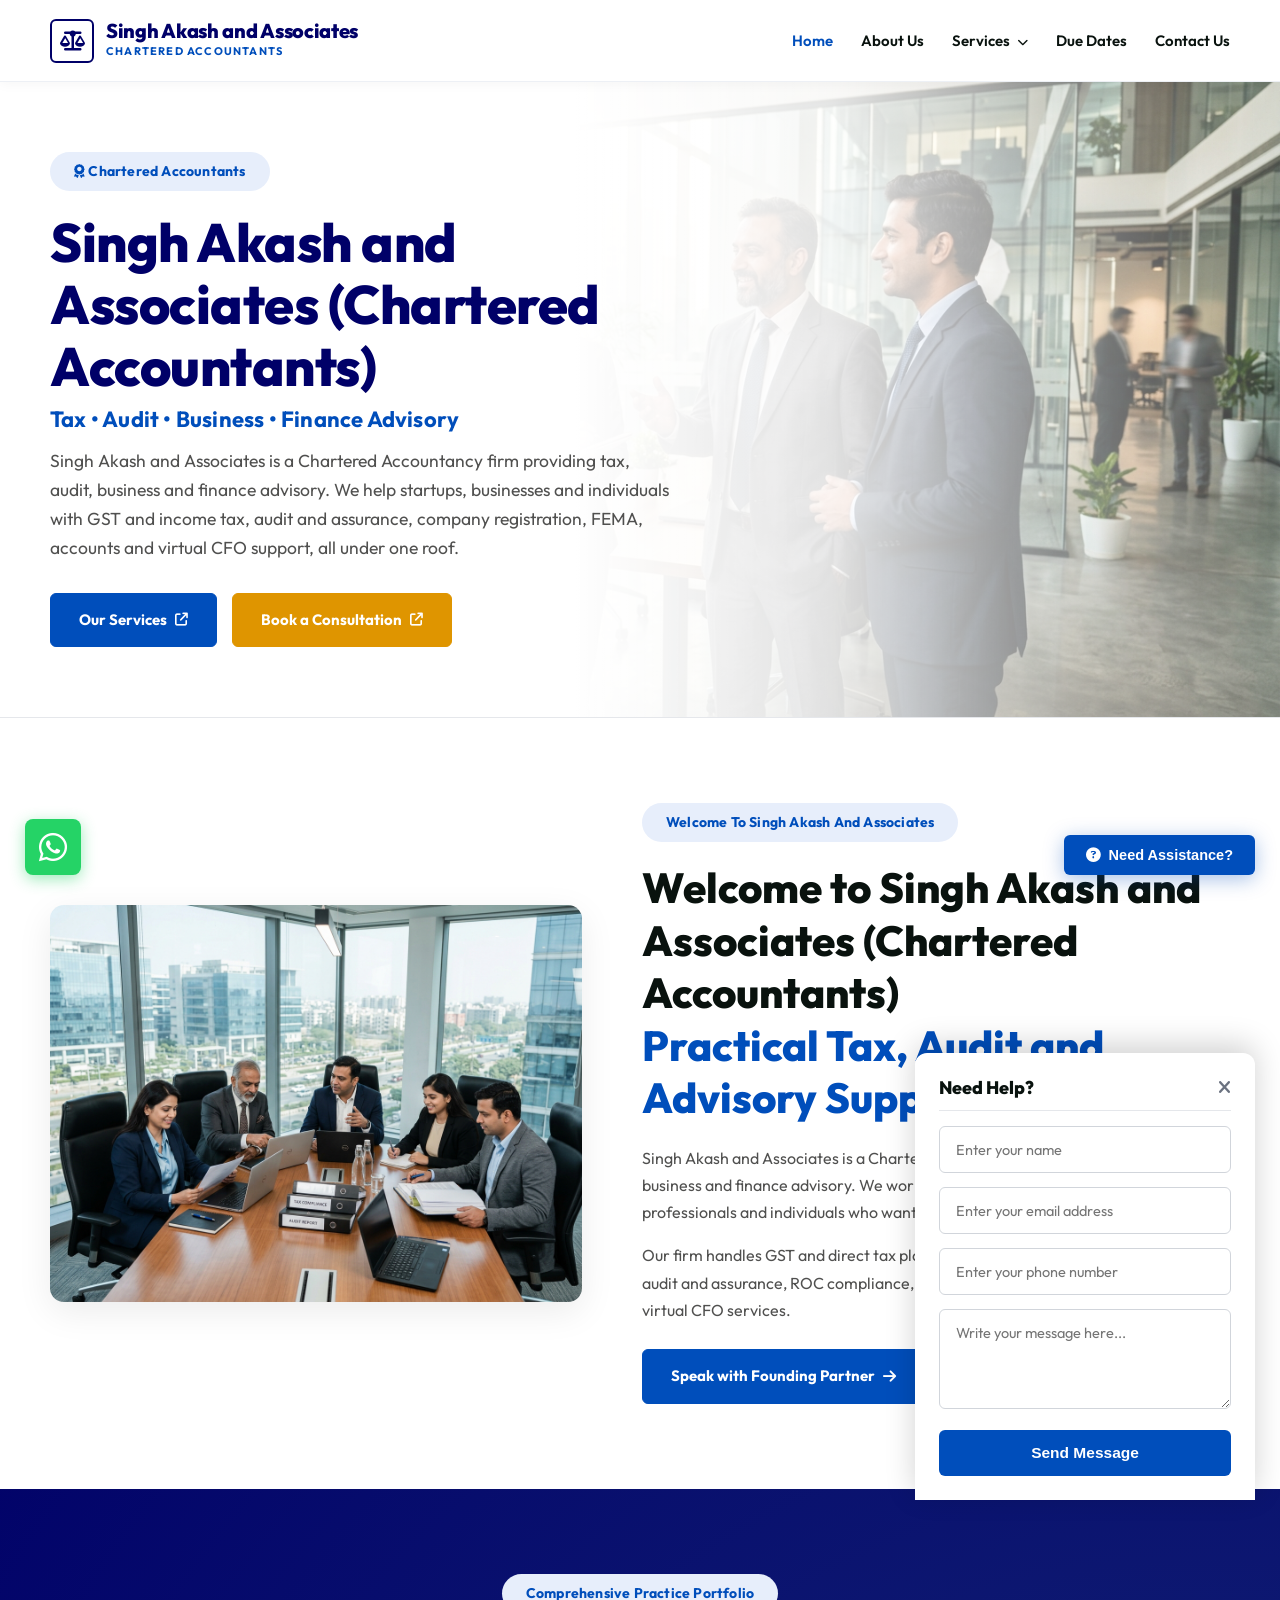
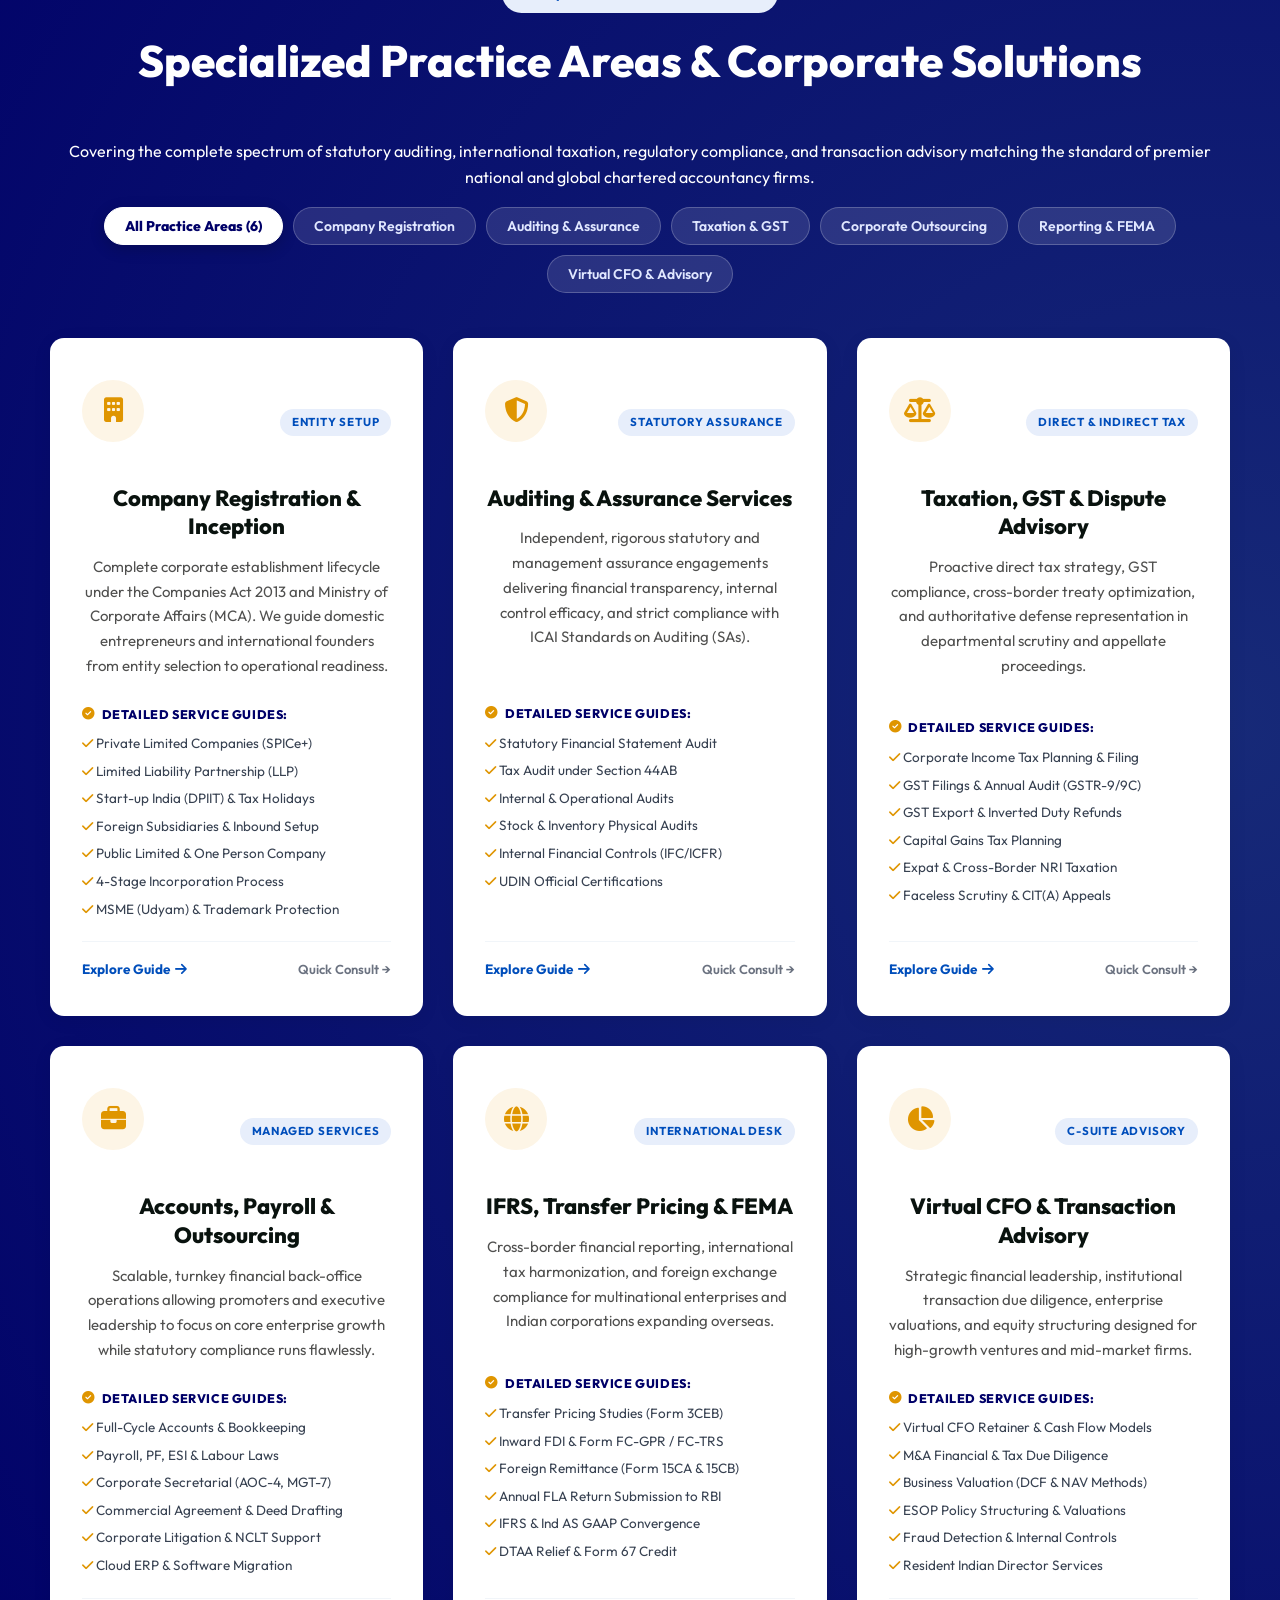
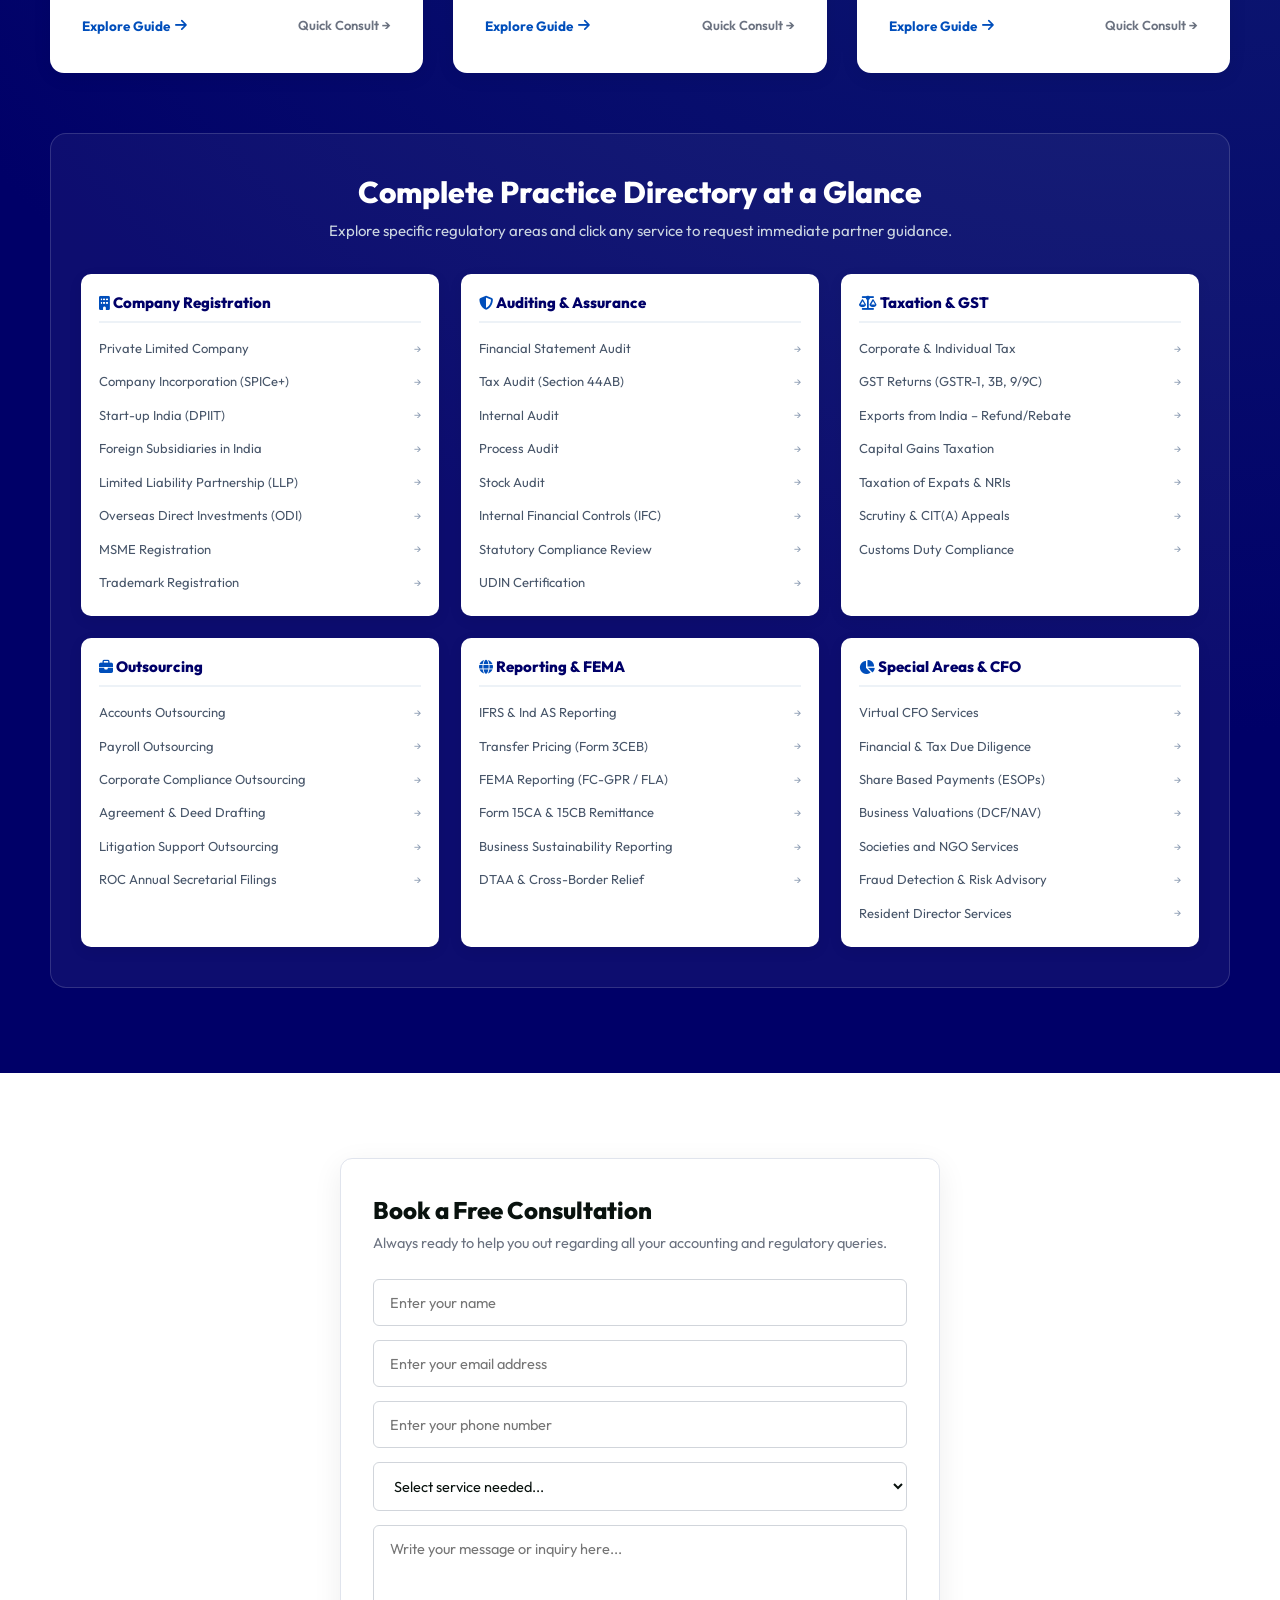
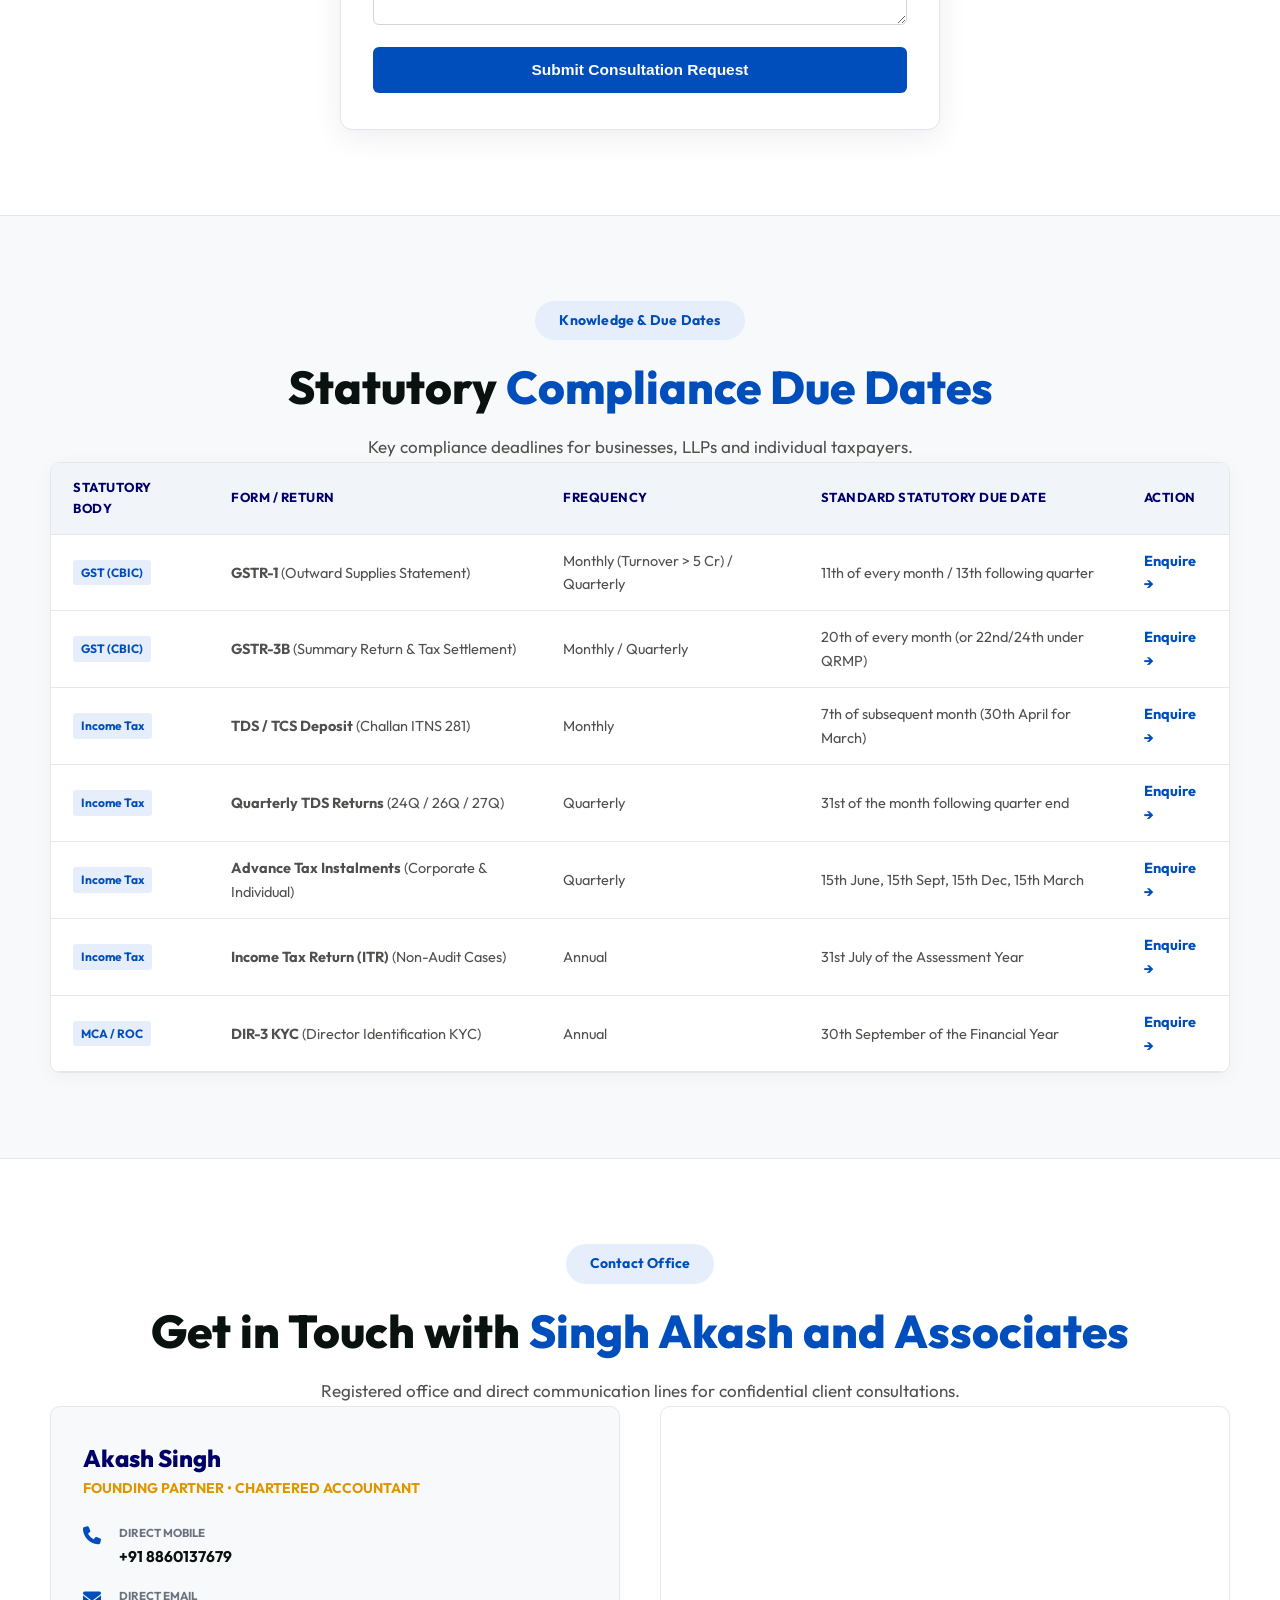
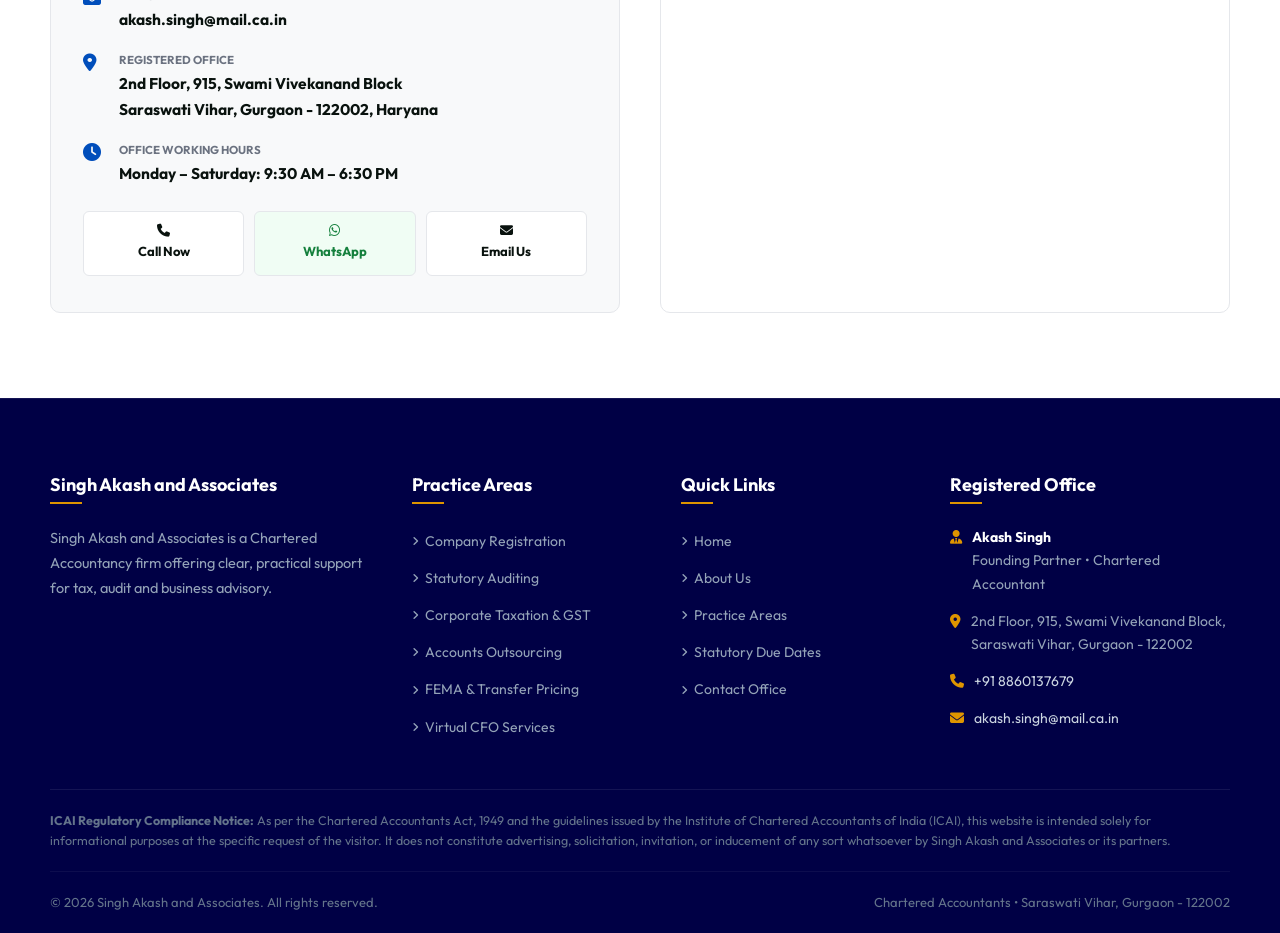
<file: testing/index.html>
<!DOCTYPE html>
<html lang="en">
<head>
  <meta charset="utf-8">
  <meta http-equiv="X-UA-Compatible" content="IE=edge">
  <meta name="viewport" content="width=device-width, initial-scale=1.0">

  <!-- Primary SEO Tags -->
  <title>Singh Akash and Associates | Chartered Accountants &amp; Corporate Advisory</title>
  <meta name="title" content="Singh Akash and Associates | Chartered Accountants &amp; Corporate Advisory">
  <meta name="description" content="Singh Akash and Associates is a premier Chartered Accountant practice led by Founding Partner Akash Singh. Comprehensive services in Company Registration, Statutory Audit, Corporate Taxation, GST, FEMA, IFRS, and Virtual CFO.">
  <meta name="keywords" content="Singh Akash and Associates, Akash Singh Chartered Accountant, Company Registration India, Statutory Audit, GST Services, Corporate Taxation, Virtual CFO, FEMA Compliance, Transfer Pricing, IFRS Reporting">
  <meta name="author" content="Singh Akash and Associates">

  <!-- Open Graph -->
  <meta property="og:type" content="website">
  <meta property="og:url" content="https://jocular-kataifi-3531cd.netlify.app/testing/">
  <meta property="og:title" content="Singh Akash and Associates | Chartered Accountants &amp; Corporate Advisory">
  <meta property="og:description" content="Premier Chartered Accountant practice providing statutory audit, corporate taxation, company registration, FEMA compliance, and Virtual CFO advisory.">
  <meta property="og:image" content="assets/favicon.svg">

  <!-- Favicon -->
  <link rel="shortcut icon" type="image/svg+xml" href="assets/favicon.svg">

  <!-- Font Awesome 6 & Main Stylesheet -->
  <link rel="stylesheet" href="https://cdnjs.cloudflare.com/ajax/libs/font-awesome/6.5.1/css/all.min.css" crossorigin="anonymous" referrerpolicy="no-referrer">
  <link rel="stylesheet" href="styles/main.css">

  <!-- Schema.org JSON-LD -->
  <script type="application/ld+json">
  {
    "@context": "https://schema.org",
    "@type": "AccountingService",
    "name": "Singh Akash and Associates",
    "founder": {
      "@type": "Person",
      "name": "Akash Singh",
      "jobTitle": "Founding Partner",
      "honorificSuffix": "Chartered Accountant"
    },
    "description": "Premier Chartered Accountant practice offering company incorporation, statutory auditing, corporate tax advisory, GST refunds, FEMA reporting, and Virtual CFO services.",
    "telephone": "+918860137679",
    "email": "akash.singh@mail.ca.in",
    "address": {
      "@type": "PostalAddress",
      "streetAddress": "2nd Floor, 915, Swami Vivekanand Block, Saraswati Vihar",
      "addressLocality": "Gurgaon",
      "addressRegion": "Haryana",
      "postalCode": "122002",
      "addressCountry": "IN"
    }
  }
  </script>
</head>
<body>

  <!-- =======================================================================
       HEADER & COMPREHENSIVE MEGA-MENU NAVIGATION (MATCHED TO RAAAS.COM)
       ======================================================================= -->
  <header class="site-header">
    <div class="container header-container">
      <!-- Firm Brand Logo -->
      <a href="#home" class="site-logo" aria-label="Singh Akash and Associates - Home">
        <div class="logo-badge">
          <i class="fa-solid fa-scale-balanced"></i>
        </div>
        <div class="logo-text">
          <span class="logo-firm-name">Singh Akash and Associates</span>
          <span class="logo-firm-sub">Chartered Accountants</span>
        </div>
      </a>

      <!-- Desktop Navigation Menu -->
      <nav aria-label="Main Navigation">
        <ul class="nav-links">
          <li class="active"><a href="#home">Home</a></li>
          <li><a href="#about">About Us</a></li>

          <!-- Comprehensive Mega Menu (Exact RAAAS Practice Architecture) -->
          <li class="has-mega-menu">
            <a href="#services">
              Services <i class="fa-solid fa-chevron-down" style="font-size: 11px; margin-left: 4px;"></i>
            </a>
            <div class="mega-menu-wrapper">
              <div class="mega-menu-grid">
                
                <!-- Column 1: Company Registration -->
                <div class="mega-menu-col">
                  <h4><a href="company-registration.html" style="color: inherit; text-decoration: none;"><i class="fa-solid fa-building"></i> Company Registration</a></h4>
                  <ul>
                    <li><a href="company-registration.html#pvt-ltd"><i class="fa-solid fa-angle-right"></i> Private Limited Companies</a></li>
                    <li><a href="company-registration.html#llp"><i class="fa-solid fa-angle-right"></i> Limited Liability Partnership (LLP)</a></li>
                    <li><a href="company-registration.html#startup-india"><i class="fa-solid fa-angle-right"></i> Start-up India (DPIIT)</a></li>
                    <li><a href="company-registration.html#foreign-subsidiaries"><i class="fa-solid fa-angle-right"></i> Foreign Subsidiaries</a></li>
                    <li><a href="company-registration.html#public-ltd"><i class="fa-solid fa-angle-right"></i> Limited Companies (Public)</a></li>
                    <li><a href="company-registration.html#incorporation-process"><i class="fa-solid fa-angle-right"></i> Incorporation Process</a></li>
                    <li><a href="company-registration.html#msme"><i class="fa-solid fa-angle-right"></i> MSME &amp; Trademark</a></li>
                  </ul>
                </div>

                <!-- Column 2: Auditing & Assurance -->
                <div class="mega-menu-col">
                  <h4><a href="audit-and-assurance.html" style="color: inherit; text-decoration: none;"><i class="fa-solid fa-shield-halved"></i> Auditing &amp; Assurance</a></h4>
                  <ul>
                    <li><a href="audit-and-assurance.html#statutory-audit"><i class="fa-solid fa-angle-right"></i> Financial Statement Audit</a></li>
                    <li><a href="audit-and-assurance.html#tax-audit"><i class="fa-solid fa-angle-right"></i> Tax Audit (Section 44AB)</a></li>
                    <li><a href="audit-and-assurance.html#internal-audit"><i class="fa-solid fa-angle-right"></i> Internal &amp; Process Audit</a></li>
                    <li><a href="audit-and-assurance.html#stock-audit"><i class="fa-solid fa-angle-right"></i> Stock &amp; Inventory Audit</a></li>
                    <li><a href="audit-and-assurance.html#ifc-audit"><i class="fa-solid fa-angle-right"></i> Internal Financial Controls (IFC)</a></li>
                    <li><a href="audit-and-assurance.html#udin-verification"><i class="fa-solid fa-angle-right"></i> UDIN Attestations</a></li>
                  </ul>
                </div>

                <!-- Column 3: Taxation & GST -->
                <div class="mega-menu-col">
                  <h4><a href="taxation-and-gst.html" style="color: inherit; text-decoration: none;"><i class="fa-solid fa-scale-balanced"></i> Taxation &amp; GST</a></h4>
                  <ul>
                    <li><a href="taxation-and-gst.html#corporate-tax"><i class="fa-solid fa-angle-right"></i> Corporate &amp; Individual Tax</a></li>
                    <li><a href="taxation-and-gst.html#gst-filings"><i class="fa-solid fa-angle-right"></i> Goods &amp; Services Tax (GST)</a></li>
                    <li><a href="taxation-and-gst.html#gst-refunds"><i class="fa-solid fa-angle-right"></i> Export Refunds &amp; Rebates</a></li>
                    <li><a href="taxation-and-gst.html#capital-gains"><i class="fa-solid fa-angle-right"></i> Capital Gains Advisory</a></li>
                    <li><a href="taxation-and-gst.html#expat-taxation"><i class="fa-solid fa-angle-right"></i> Taxation of Expats &amp; NRIs</a></li>
                    <li><a href="taxation-and-gst.html#scrutiny-appeals"><i class="fa-solid fa-angle-right"></i> Scrutiny &amp; CIT(A) Appeals</a></li>
                  </ul>
                </div>

                <!-- Column 4: Corporate Outsourcing -->
                <div class="mega-menu-col">
                  <h4><a href="corporate-outsourcing.html" style="color: inherit; text-decoration: none;"><i class="fa-solid fa-briefcase"></i> Corporate Outsourcing</a></h4>
                  <ul>
                    <li><a href="corporate-outsourcing.html#accounts-outsourcing"><i class="fa-solid fa-angle-right"></i> Accounts &amp; Bookkeeping Outsourcing</a></li>
                    <li><a href="corporate-outsourcing.html#payroll-management"><i class="fa-solid fa-angle-right"></i> Payroll &amp; Statutory Deductions</a></li>
                    <li><a href="corporate-outsourcing.html#secretarial-compliance"><i class="fa-solid fa-angle-right"></i> Corporate Secretarial (ROC)</a></li>
                    <li><a href="corporate-outsourcing.html#legal-drafting"><i class="fa-solid fa-angle-right"></i> Agreement &amp; Deed Drafting</a></li>
                    <li><a href="corporate-outsourcing.html#litigation-support"><i class="fa-solid fa-angle-right"></i> Litigation Support Outsourcing</a></li>
                    <li><a href="corporate-outsourcing.html#cloud-accounting"><i class="fa-solid fa-angle-right"></i> Cloud ERP &amp; Migrations</a></li>
                  </ul>
                </div>

                <!-- Column 5: Reporting & FEMA -->
                <div class="mega-menu-col">
                  <h4><a href="ifrs-and-fema.html" style="color: inherit; text-decoration: none;"><i class="fa-solid fa-globe"></i> Reporting &amp; FEMA</a></h4>
                  <ul>
                    <li><a href="ifrs-and-fema.html#transfer-pricing"><i class="fa-solid fa-angle-right"></i> Transfer Pricing (Form 3CEB)</a></li>
                    <li><a href="ifrs-and-fema.html#fema-fdi"><i class="fa-solid fa-angle-right"></i> FEMA Reporting (FC-GPR / FLA)</a></li>
                    <li><a href="ifrs-and-fema.html#foreign-remittances"><i class="fa-solid fa-angle-right"></i> Form 15CA &amp; 15CB Remittance</a></li>
                    <li><a href="ifrs-and-fema.html#ifrs-indas"><i class="fa-solid fa-angle-right"></i> IFRS &amp; Ind AS Reporting</a></li>
                    <li><a href="ifrs-and-fema.html#dtaa-relief"><i class="fa-solid fa-angle-right"></i> DTAA &amp; Cross-Border Relief</a></li>
                  </ul>
                </div>

                <!-- Column 6: Special Areas & Virtual CFO -->
                <div class="mega-menu-col">
                  <h4><a href="virtual-cfo-services.html" style="color: inherit; text-decoration: none;"><i class="fa-solid fa-chart-pie"></i> Special Areas &amp; CFO</a></h4>
                  <ul>
                    <li><a href="virtual-cfo-services.html#virtual-cfo"><i class="fa-solid fa-angle-right"></i> Virtual CFO Retainer</a></li>
                    <li><a href="virtual-cfo-services.html#due-diligence"><i class="fa-solid fa-angle-right"></i> Financial &amp; Tax Due Diligence</a></li>
                    <li><a href="virtual-cfo-services.html#business-valuation"><i class="fa-solid fa-angle-right"></i> Business Valuation (DCF)</a></li>
                    <li><a href="virtual-cfo-services.html#esop-advisory"><i class="fa-solid fa-angle-right"></i> Share Based Payments (ESOPs)</a></li>
                    <li><a href="virtual-cfo-services.html#resident-director"><i class="fa-solid fa-angle-right"></i> Resident Director Services</a></li>
                    <li><a href="virtual-cfo-services.html#ngo-services"><i class="fa-solid fa-angle-right"></i> Societies &amp; NGO Advisory</a></li>
                  </ul>
                </div>

              </div>
            </div>
          </li>

          <li><a href="#due-dates">Due Dates</a></li>
          <li><a href="#contact">Contact Us</a></li>
        </ul>
      </nav>

      <!-- Mobile Menu Toggle Button -->
      <button class="mobile-menu-btn" id="mobileMenuBtn" aria-label="Toggle navigation">
        <i class="fa-solid fa-bars"></i>
      </button>
    </div>
  </header>

  <!-- =======================================================================
       HERO SECTION (CLIENT DIRECTIVE: START WITH LARGE TEXT OF FIRM NAME)
       ======================================================================= -->
  <section class="hero-section" id="home">
    <div class="container">
      <div class="hero-content-box">
        <div class="pill-badge">
          <i class="fa-solid fa-award"></i> Chartered Accountants
        </div>
        <h1 class="hero-title">
          Singh Akash and Associates (Chartered Accountants)
          <span class="hero-subtitle-firm">Tax &bull; Audit &bull; Business &bull; Finance Advisory</span>
        </h1>
        <p class="hero-desc">
          Singh Akash and Associates is a Chartered Accountancy firm providing tax, audit, business and finance advisory. We help startups, businesses and individuals with GST and income tax, audit and assurance, company registration, FEMA, accounts and virtual CFO support, all under one roof.
        </p>
        <div class="hero-btn-group">
          <a href="#services" class="btn-royal-blue">
            Our Services <i class="fa-solid fa-arrow-up-right-from-square" style="font-size: 13px;"></i>
          </a>
          <a href="#consultation-form" class="btn-golden-amber">
            Book a Consultation <i class="fa-solid fa-arrow-up-right-from-square" style="font-size: 13px;"></i>
          </a>
        </div>
      </div>
    </div>
  </section>

  <!-- =======================================================================
       ABOUT SECTION
       ======================================================================= -->
  <section class="section-padding about-section" id="about">
    <div class="container">
      <div class="about-grid">
        <!-- Left Photo -->
        <div class="about-image-wrap">
          <img src="assets/about-us.jpg" alt="Singh Akash and Associates Chartered Accountants Team" width="600" height="450" loading="lazy">
        </div>

        <!-- Right Content -->
        <div class="about-content">
          <div class="pill-badge">
            Welcome to Singh Akash and Associates
          </div>
          <h2>
            Welcome to Singh Akash and Associates (Chartered Accountants)<br><span>Practical Tax, Audit and Advisory Support</span>
          </h2>
          <p>
            Singh Akash and Associates is a Chartered Accountancy firm providing tax, audit, business and finance advisory. We work with startups, growing businesses, professionals and individuals who want clear guidance, not just filings.
          </p>
          <p>
            Our firm handles GST and direct tax planning, notice and appeal representation, audit and assurance, ROC compliance, FEMA matters, outsourced accounting and virtual CFO services.
          </p>
          <div style="margin-top: 25px;">
            <a href="#contact" class="btn-royal-blue">
              Speak with Founding Partner <i class="fa-solid fa-arrow-right"></i>
            </a>
          </div>
        </div>
      </div>
    </div>
  </section>

  <!-- =======================================================================
       COMPREHENSIVE SERVICES SECTION (CLIENT DIRECTIVE: ELABORATE & COVER RAAAS SERVICES)
       ======================================================================= -->
  <section class="section-padding services-section" id="services">
    <div class="container text-center">
      <div class="pill-badge">
        Comprehensive Practice Portfolio
      </div>
      <h2 class="services-title">
        Specialized Practice Areas &amp; Corporate Solutions
      </h2>
      <p class="services-intro-desc">
        Covering the complete spectrum of statutory auditing, international taxation, regulatory compliance, and transaction advisory matching the standard of premier national and global chartered accountancy firms.
      </p>

      <!-- Category Filter Tabs -->
      <div class="service-filter-tabs">
        <button class="filter-tab-btn active" data-filter="all">All Practice Areas (6)</button>
        <button class="filter-tab-btn" data-filter="company">Company Registration</button>
        <button class="filter-tab-btn" data-filter="audit">Auditing &amp; Assurance</button>
        <button class="filter-tab-btn" data-filter="tax">Taxation &amp; GST</button>
        <button class="filter-tab-btn" data-filter="outsourcing">Corporate Outsourcing</button>
        <button class="filter-tab-btn" data-filter="fema">Reporting &amp; FEMA</button>
        <button class="filter-tab-btn" data-filter="cfo">Virtual CFO &amp; Advisory</button>
      </div>

      <!-- Elaborate Services Cards Grid -->
      <div class="services-cards-grid text-start">

        <!-- Card 1: Company Registration -->
        <div class="service-card" data-category="company">
          <div class="service-card-top">
            <div class="service-card-icon">
              <i class="fa-solid fa-building"></i>
            </div>
            <span class="service-card-tag">Entity Setup</span>
          </div>
          <h3 class="service-card-title">
            <a href="company-registration.html" style="color: inherit; text-decoration: none;">Company Registration &amp; Inception</a>
          </h3>
          <p class="service-card-desc">
            Complete corporate establishment lifecycle under the Companies Act 2013 and Ministry of Corporate Affairs (MCA). We guide domestic entrepreneurs and international founders from entity selection to operational readiness.
          </p>
          <div class="service-offerings-title">
            <i class="fa-solid fa-circle-check" style="color: var(--golden-amber);"></i> Detailed Service Guides:
          </div>
          <ul class="service-sub-list">
            <li><a href="company-registration.html#pvt-ltd" style="color: inherit; text-decoration: none;"><i class="fa-solid fa-check"></i> Private Limited Companies (SPICe+)</a></li>
            <li><a href="company-registration.html#llp" style="color: inherit; text-decoration: none;"><i class="fa-solid fa-check"></i> Limited Liability Partnership (LLP)</a></li>
            <li><a href="company-registration.html#startup-india" style="color: inherit; text-decoration: none;"><i class="fa-solid fa-check"></i> Start-up India (DPIIT) &amp; Tax Holidays</a></li>
            <li><a href="company-registration.html#foreign-subsidiaries" style="color: inherit; text-decoration: none;"><i class="fa-solid fa-check"></i> Foreign Subsidiaries &amp; Inbound Setup</a></li>
            <li><a href="company-registration.html#public-ltd" style="color: inherit; text-decoration: none;"><i class="fa-solid fa-check"></i> Public Limited &amp; One Person Company</a></li>
            <li><a href="company-registration.html#incorporation-process" style="color: inherit; text-decoration: none;"><i class="fa-solid fa-check"></i> 4-Stage Incorporation Process</a></li>
            <li><a href="company-registration.html#msme" style="color: inherit; text-decoration: none;"><i class="fa-solid fa-check"></i> MSME (Udyam) &amp; Trademark Protection</a></li>
          </ul>
          <div class="service-card-footer">
            <a href="company-registration.html" class="service-card-action-btn">
              Explore Guide <i class="fa-solid fa-arrow-right"></i>
            </a>
            <a href="#consultation-form" onclick="prefillService('Company Registration & Inception')" style="font-size: 13px; font-weight: 600; color: var(--text-muted); text-decoration: none;">
              Quick Consult &rarr;
            </a>
          </div>
        </div>

        <!-- Card 2: Auditing & Assurance -->
        <div class="service-card" data-category="audit">
          <div class="service-card-top">
            <div class="service-card-icon">
              <i class="fa-solid fa-shield-halved"></i>
            </div>
            <span class="service-card-tag">Statutory Assurance</span>
          </div>
          <h3 class="service-card-title">
            <a href="audit-and-assurance.html" style="color: inherit; text-decoration: none;">Auditing &amp; Assurance Services</a>
          </h3>
          <p class="service-card-desc">
            Independent, rigorous statutory and management assurance engagements delivering financial transparency, internal control efficacy, and strict compliance with ICAI Standards on Auditing (SAs).
          </p>
          <div class="service-offerings-title">
            <i class="fa-solid fa-circle-check" style="color: var(--golden-amber);"></i> Detailed Service Guides:
          </div>
          <ul class="service-sub-list">
            <li><a href="audit-and-assurance.html#statutory-audit" style="color: inherit; text-decoration: none;"><i class="fa-solid fa-check"></i> Statutory Financial Statement Audit</a></li>
            <li><a href="audit-and-assurance.html#tax-audit" style="color: inherit; text-decoration: none;"><i class="fa-solid fa-check"></i> Tax Audit under Section 44AB</a></li>
            <li><a href="audit-and-assurance.html#internal-audit" style="color: inherit; text-decoration: none;"><i class="fa-solid fa-check"></i> Internal &amp; Operational Audits</a></li>
            <li><a href="audit-and-assurance.html#stock-audit" style="color: inherit; text-decoration: none;"><i class="fa-solid fa-check"></i> Stock &amp; Inventory Physical Audits</a></li>
            <li><a href="audit-and-assurance.html#ifc-audit" style="color: inherit; text-decoration: none;"><i class="fa-solid fa-check"></i> Internal Financial Controls (IFC/ICFR)</a></li>
            <li><a href="audit-and-assurance.html#udin-verification" style="color: inherit; text-decoration: none;"><i class="fa-solid fa-check"></i> UDIN Official Certifications</a></li>
          </ul>
          <div class="service-card-footer">
            <a href="audit-and-assurance.html" class="service-card-action-btn">
              Explore Guide <i class="fa-solid fa-arrow-right"></i>
            </a>
            <a href="#consultation-form" onclick="prefillService('Auditing & Assurance Services')" style="font-size: 13px; font-weight: 600; color: var(--text-muted); text-decoration: none;">
              Quick Consult &rarr;
            </a>
          </div>
        </div>

        <!-- Card 3: Taxation & GST -->
        <div class="service-card" data-category="tax">
          <div class="service-card-top">
            <div class="service-card-icon">
              <i class="fa-solid fa-scale-balanced"></i>
            </div>
            <span class="service-card-tag">Direct &amp; Indirect Tax</span>
          </div>
          <h3 class="service-card-title">
            <a href="taxation-and-gst.html" style="color: inherit; text-decoration: none;">Taxation, GST &amp; Dispute Advisory</a>
          </h3>
          <p class="service-card-desc">
            Proactive direct tax strategy, GST compliance, cross-border treaty optimization, and authoritative defense representation in departmental scrutiny and appellate proceedings.
          </p>
          <div class="service-offerings-title">
            <i class="fa-solid fa-circle-check" style="color: var(--golden-amber);"></i> Detailed Service Guides:
          </div>
          <ul class="service-sub-list">
            <li><a href="taxation-and-gst.html#corporate-tax" style="color: inherit; text-decoration: none;"><i class="fa-solid fa-check"></i> Corporate Income Tax Planning &amp; Filing</a></li>
            <li><a href="taxation-and-gst.html#gst-filings" style="color: inherit; text-decoration: none;"><i class="fa-solid fa-check"></i> GST Filings &amp; Annual Audit (GSTR-9/9C)</a></li>
            <li><a href="taxation-and-gst.html#gst-refunds" style="color: inherit; text-decoration: none;"><i class="fa-solid fa-check"></i> GST Export &amp; Inverted Duty Refunds</a></li>
            <li><a href="taxation-and-gst.html#capital-gains" style="color: inherit; text-decoration: none;"><i class="fa-solid fa-check"></i> Capital Gains Tax Planning</a></li>
            <li><a href="taxation-and-gst.html#expat-taxation" style="color: inherit; text-decoration: none;"><i class="fa-solid fa-check"></i> Expat &amp; Cross-Border NRI Taxation</a></li>
            <li><a href="taxation-and-gst.html#scrutiny-appeals" style="color: inherit; text-decoration: none;"><i class="fa-solid fa-check"></i> Faceless Scrutiny &amp; CIT(A) Appeals</a></li>
          </ul>
          <div class="service-card-footer">
            <a href="taxation-and-gst.html" class="service-card-action-btn">
              Explore Guide <i class="fa-solid fa-arrow-right"></i>
            </a>
            <a href="#consultation-form" onclick="prefillService('Taxation, GST & Dispute Advisory')" style="font-size: 13px; font-weight: 600; color: var(--text-muted); text-decoration: none;">
              Quick Consult &rarr;
            </a>
          </div>
        </div>

        <!-- Card 4: Corporate Outsourcing -->
        <div class="service-card" data-category="outsourcing">
          <div class="service-card-top">
            <div class="service-card-icon">
              <i class="fa-solid fa-briefcase"></i>
            </div>
            <span class="service-card-tag">Managed Services</span>
          </div>
          <h3 class="service-card-title">
            <a href="corporate-outsourcing.html" style="color: inherit; text-decoration: none;">Accounts, Payroll &amp; Outsourcing</a>
          </h3>
          <p class="service-card-desc">
            Scalable, turnkey financial back-office operations allowing promoters and executive leadership to focus on core enterprise growth while statutory compliance runs flawlessly.
          </p>
          <div class="service-offerings-title">
            <i class="fa-solid fa-circle-check" style="color: var(--golden-amber);"></i> Detailed Service Guides:
          </div>
          <ul class="service-sub-list">
            <li><a href="corporate-outsourcing.html#accounts-outsourcing" style="color: inherit; text-decoration: none;"><i class="fa-solid fa-check"></i> Full-Cycle Accounts &amp; Bookkeeping</a></li>
            <li><a href="corporate-outsourcing.html#payroll-management" style="color: inherit; text-decoration: none;"><i class="fa-solid fa-check"></i> Payroll, PF, ESI &amp; Labour Laws</a></li>
            <li><a href="corporate-outsourcing.html#secretarial-compliance" style="color: inherit; text-decoration: none;"><i class="fa-solid fa-check"></i> Corporate Secretarial (AOC-4, MGT-7)</a></li>
            <li><a href="corporate-outsourcing.html#legal-drafting" style="color: inherit; text-decoration: none;"><i class="fa-solid fa-check"></i> Commercial Agreement &amp; Deed Drafting</a></li>
            <li><a href="corporate-outsourcing.html#litigation-support" style="color: inherit; text-decoration: none;"><i class="fa-solid fa-check"></i> Corporate Litigation &amp; NCLT Support</a></li>
            <li><a href="corporate-outsourcing.html#cloud-accounting" style="color: inherit; text-decoration: none;"><i class="fa-solid fa-check"></i> Cloud ERP &amp; Software Migration</a></li>
          </ul>
          <div class="service-card-footer">
            <a href="corporate-outsourcing.html" class="service-card-action-btn">
              Explore Guide <i class="fa-solid fa-arrow-right"></i>
            </a>
            <a href="#consultation-form" onclick="prefillService('Accounts, Payroll & Compliance Outsourcing')" style="font-size: 13px; font-weight: 600; color: var(--text-muted); text-decoration: none;">
              Quick Consult &rarr;
            </a>
          </div>
        </div>

        <!-- Card 5: Reporting & FEMA -->
        <div class="service-card" data-category="fema">
          <div class="service-card-top">
            <div class="service-card-icon">
              <i class="fa-solid fa-globe"></i>
            </div>
            <span class="service-card-tag">International Desk</span>
          </div>
          <h3 class="service-card-title">
            <a href="ifrs-and-fema.html" style="color: inherit; text-decoration: none;">IFRS, Transfer Pricing &amp; FEMA</a>
          </h3>
          <p class="service-card-desc">
            Cross-border financial reporting, international tax harmonization, and foreign exchange compliance for multinational enterprises and Indian corporations expanding overseas.
          </p>
          <div class="service-offerings-title">
            <i class="fa-solid fa-circle-check" style="color: var(--golden-amber);"></i> Detailed Service Guides:
          </div>
          <ul class="service-sub-list">
            <li><a href="ifrs-and-fema.html#transfer-pricing" style="color: inherit; text-decoration: none;"><i class="fa-solid fa-check"></i> Transfer Pricing Studies (Form 3CEB)</a></li>
            <li><a href="ifrs-and-fema.html#fema-fdi" style="color: inherit; text-decoration: none;"><i class="fa-solid fa-check"></i> Inward FDI &amp; Form FC-GPR / FC-TRS</a></li>
            <li><a href="ifrs-and-fema.html#foreign-remittances" style="color: inherit; text-decoration: none;"><i class="fa-solid fa-check"></i> Foreign Remittance (Form 15CA &amp; 15CB)</a></li>
            <li><a href="ifrs-and-fema.html#fla-return" style="color: inherit; text-decoration: none;"><i class="fa-solid fa-check"></i> Annual FLA Return Submission to RBI</a></li>
            <li><a href="ifrs-and-fema.html#ifrs-indas" style="color: inherit; text-decoration: none;"><i class="fa-solid fa-check"></i> IFRS &amp; Ind AS GAAP Convergence</a></li>
            <li><a href="ifrs-and-fema.html#dtaa-relief" style="color: inherit; text-decoration: none;"><i class="fa-solid fa-check"></i> DTAA Relief &amp; Form 67 Credit</a></li>
          </ul>
          <div class="service-card-footer">
            <a href="ifrs-and-fema.html" class="service-card-action-btn">
              Explore Guide <i class="fa-solid fa-arrow-right"></i>
            </a>
            <a href="#consultation-form" onclick="prefillService('IFRS, Transfer Pricing & FEMA Reporting')" style="font-size: 13px; font-weight: 600; color: var(--text-muted); text-decoration: none;">
              Quick Consult &rarr;
            </a>
          </div>
        </div>

        <!-- Card 6: Virtual CFO & Special Advisory -->
        <div class="service-card" data-category="cfo">
          <div class="service-card-top">
            <div class="service-card-icon">
              <i class="fa-solid fa-chart-pie"></i>
            </div>
            <span class="service-card-tag">C-Suite Advisory</span>
          </div>
          <h3 class="service-card-title">
            <a href="virtual-cfo-services.html" style="color: inherit; text-decoration: none;">Virtual CFO &amp; Transaction Advisory</a>
          </h3>
          <p class="service-card-desc">
            Strategic financial leadership, institutional transaction due diligence, enterprise valuations, and equity structuring designed for high-growth ventures and mid-market firms.
          </p>
          <div class="service-offerings-title">
            <i class="fa-solid fa-circle-check" style="color: var(--golden-amber);"></i> Detailed Service Guides:
          </div>
          <ul class="service-sub-list">
            <li><a href="virtual-cfo-services.html#virtual-cfo" style="color: inherit; text-decoration: none;"><i class="fa-solid fa-check"></i> Virtual CFO Retainer &amp; Cash Flow Models</a></li>
            <li><a href="virtual-cfo-services.html#due-diligence" style="color: inherit; text-decoration: none;"><i class="fa-solid fa-check"></i> M&amp;A Financial &amp; Tax Due Diligence</a></li>
            <li><a href="virtual-cfo-services.html#business-valuation" style="color: inherit; text-decoration: none;"><i class="fa-solid fa-check"></i> Business Valuation (DCF &amp; NAV Methods)</a></li>
            <li><a href="virtual-cfo-services.html#esop-advisory" style="color: inherit; text-decoration: none;"><i class="fa-solid fa-check"></i> ESOP Policy Structuring &amp; Valuations</a></li>
            <li><a href="virtual-cfo-services.html#fraud-risk" style="color: inherit; text-decoration: none;"><i class="fa-solid fa-check"></i> Fraud Detection &amp; Internal Controls</a></li>
            <li><a href="virtual-cfo-services.html#resident-director" style="color: inherit; text-decoration: none;"><i class="fa-solid fa-check"></i> Resident Indian Director Services</a></li>
          </ul>
          <div class="service-card-footer">
            <a href="virtual-cfo-services.html" class="service-card-action-btn">
              Explore Guide <i class="fa-solid fa-arrow-right"></i>
            </a>
            <a href="#consultation-form" onclick="prefillService('Virtual CFO & Transaction Advisory')" style="font-size: 13px; font-weight: 600; color: var(--text-muted); text-decoration: none;">
              Quick Consult &rarr;
            </a>
          </div>
        </div>

      </div>

      <!-- =======================================================================
           COMPREHENSIVE PRACTICE DIRECTORY AT A GLANCE (MATCHING ALL RAAAS TOPICS)
           ======================================================================= -->
      <div class="practice-directory-section">
        <div class="practice-directory-header">
          <h3>Complete Practice Directory at a Glance</h3>
          <p>Explore specific regulatory areas and click any service to request immediate partner guidance.</p>
        </div>

        <div class="practice-directory-grid">
          
          <!-- Box 1 -->
          <div class="practice-dir-box">
            <h4><a href="company-registration.html" style="color: inherit; text-decoration: none;"><i class="fa-solid fa-building"></i> Company Registration</a></h4>
            <ul class="practice-dir-list">
              <li><a href="company-registration.html#pvt-ltd"><span>Private Limited Company</span> <span class="dir-arrow">&rarr;</span></a></li>
              <li><a href="company-registration.html#incorporation-process"><span>Company Incorporation (SPICe+)</span> <span class="dir-arrow">&rarr;</span></a></li>
              <li><a href="company-registration.html#startup-india"><span>Start-up India (DPIIT)</span> <span class="dir-arrow">&rarr;</span></a></li>
              <li><a href="company-registration.html#foreign-subsidiaries"><span>Foreign Subsidiaries in India</span> <span class="dir-arrow">&rarr;</span></a></li>
              <li><a href="company-registration.html#llp"><span>Limited Liability Partnership (LLP)</span> <span class="dir-arrow">&rarr;</span></a></li>
              <li><a href="company-registration.html#odi"><span>Overseas Direct Investments (ODI)</span> <span class="dir-arrow">&rarr;</span></a></li>
              <li><a href="company-registration.html#msme"><span>MSME Registration</span> <span class="dir-arrow">&rarr;</span></a></li>
              <li><a href="company-registration.html#trademark"><span>Trademark Registration</span> <span class="dir-arrow">&rarr;</span></a></li>
            </ul>
          </div>

          <!-- Box 2 -->
          <div class="practice-dir-box">
            <h4><a href="audit-and-assurance.html" style="color: inherit; text-decoration: none;"><i class="fa-solid fa-shield-halved"></i> Auditing &amp; Assurance</a></h4>
            <ul class="practice-dir-list">
              <li><a href="audit-and-assurance.html#statutory-audit"><span>Financial Statement Audit</span> <span class="dir-arrow">&rarr;</span></a></li>
              <li><a href="audit-and-assurance.html#tax-audit"><span>Tax Audit (Section 44AB)</span> <span class="dir-arrow">&rarr;</span></a></li>
              <li><a href="audit-and-assurance.html#internal-audit"><span>Internal Audit</span> <span class="dir-arrow">&rarr;</span></a></li>
              <li><a href="audit-and-assurance.html#internal-audit"><span>Process Audit</span> <span class="dir-arrow">&rarr;</span></a></li>
              <li><a href="audit-and-assurance.html#stock-audit"><span>Stock Audit</span> <span class="dir-arrow">&rarr;</span></a></li>
              <li><a href="audit-and-assurance.html#ifc-audit"><span>Internal Financial Controls (IFC)</span> <span class="dir-arrow">&rarr;</span></a></li>
              <li><a href="audit-and-assurance.html#statutory-compliance"><span>Statutory Compliance Review</span> <span class="dir-arrow">&rarr;</span></a></li>
              <li><a href="audit-and-assurance.html#udin-verification"><span>UDIN Certification</span> <span class="dir-arrow">&rarr;</span></a></li>
            </ul>
          </div>

          <!-- Box 3 -->
          <div class="practice-dir-box">
            <h4><a href="taxation-and-gst.html" style="color: inherit; text-decoration: none;"><i class="fa-solid fa-scale-balanced"></i> Taxation &amp; GST</a></h4>
            <ul class="practice-dir-list">
              <li><a href="taxation-and-gst.html#corporate-tax"><span>Corporate &amp; Individual Tax</span> <span class="dir-arrow">&rarr;</span></a></li>
              <li><a href="taxation-and-gst.html#gst-filings"><span>GST Returns (GSTR-1, 3B, 9/9C)</span> <span class="dir-arrow">&rarr;</span></a></li>
              <li><a href="taxation-and-gst.html#gst-refunds"><span>Exports from India – Refund/Rebate</span> <span class="dir-arrow">&rarr;</span></a></li>
              <li><a href="taxation-and-gst.html#capital-gains"><span>Capital Gains Taxation</span> <span class="dir-arrow">&rarr;</span></a></li>
              <li><a href="taxation-and-gst.html#expat-taxation"><span>Taxation of Expats &amp; NRIs</span> <span class="dir-arrow">&rarr;</span></a></li>
              <li><a href="taxation-and-gst.html#scrutiny-appeals"><span>Scrutiny &amp; CIT(A) Appeals</span> <span class="dir-arrow">&rarr;</span></a></li>
              <li><a href="taxation-and-gst.html#customs-duty"><span>Customs Duty Compliance</span> <span class="dir-arrow">&rarr;</span></a></li>
            </ul>
          </div>

          <!-- Box 4 -->
          <div class="practice-dir-box">
            <h4><a href="corporate-outsourcing.html" style="color: inherit; text-decoration: none;"><i class="fa-solid fa-briefcase"></i> Outsourcing</a></h4>
            <ul class="practice-dir-list">
              <li><a href="corporate-outsourcing.html#accounts-outsourcing"><span>Accounts Outsourcing</span> <span class="dir-arrow">&rarr;</span></a></li>
              <li><a href="corporate-outsourcing.html#payroll-management"><span>Payroll Outsourcing</span> <span class="dir-arrow">&rarr;</span></a></li>
              <li><a href="corporate-outsourcing.html#secretarial-compliance"><span>Corporate Compliance Outsourcing</span> <span class="dir-arrow">&rarr;</span></a></li>
              <li><a href="corporate-outsourcing.html#legal-drafting"><span>Agreement &amp; Deed Drafting</span> <span class="dir-arrow">&rarr;</span></a></li>
              <li><a href="corporate-outsourcing.html#litigation-support"><span>Litigation Support Outsourcing</span> <span class="dir-arrow">&rarr;</span></a></li>
              <li><a href="corporate-outsourcing.html#secretarial-compliance"><span>ROC Annual Secretarial Filings</span> <span class="dir-arrow">&rarr;</span></a></li>
            </ul>
          </div>

          <!-- Box 5 -->
          <div class="practice-dir-box">
            <h4><a href="ifrs-and-fema.html" style="color: inherit; text-decoration: none;"><i class="fa-solid fa-globe"></i> Reporting &amp; FEMA</a></h4>
            <ul class="practice-dir-list">
              <li><a href="ifrs-and-fema.html#ifrs-indas"><span>IFRS &amp; Ind AS Reporting</span> <span class="dir-arrow">&rarr;</span></a></li>
              <li><a href="ifrs-and-fema.html#transfer-pricing"><span>Transfer Pricing (Form 3CEB)</span> <span class="dir-arrow">&rarr;</span></a></li>
              <li><a href="ifrs-and-fema.html#fema-fdi"><span>FEMA Reporting (FC-GPR / FLA)</span> <span class="dir-arrow">&rarr;</span></a></li>
              <li><a href="ifrs-and-fema.html#foreign-remittances"><span>Form 15CA &amp; 15CB Remittance</span> <span class="dir-arrow">&rarr;</span></a></li>
              <li><a href="ifrs-and-fema.html#ifrs-indas"><span>Business Sustainability Reporting</span> <span class="dir-arrow">&rarr;</span></a></li>
              <li><a href="ifrs-and-fema.html#dtaa-relief"><span>DTAA &amp; Cross-Border Relief</span> <span class="dir-arrow">&rarr;</span></a></li>
            </ul>
          </div>

          <!-- Box 6 -->
          <div class="practice-dir-box">
            <h4><a href="virtual-cfo-services.html" style="color: inherit; text-decoration: none;"><i class="fa-solid fa-chart-pie"></i> Special Areas &amp; CFO</a></h4>
            <ul class="practice-dir-list">
              <li><a href="virtual-cfo-services.html#virtual-cfo"><span>Virtual CFO Services</span> <span class="dir-arrow">&rarr;</span></a></li>
              <li><a href="virtual-cfo-services.html#due-diligence"><span>Financial &amp; Tax Due Diligence</span> <span class="dir-arrow">&rarr;</span></a></li>
              <li><a href="virtual-cfo-services.html#esop-advisory"><span>Share Based Payments (ESOPs)</span> <span class="dir-arrow">&rarr;</span></a></li>
              <li><a href="virtual-cfo-services.html#business-valuation"><span>Business Valuations (DCF/NAV)</span> <span class="dir-arrow">&rarr;</span></a></li>
              <li><a href="virtual-cfo-services.html#ngo-services"><span>Societies and NGO Services</span> <span class="dir-arrow">&rarr;</span></a></li>
              <li><a href="virtual-cfo-services.html#fraud-risk"><span>Fraud Detection &amp; Risk Advisory</span> <span class="dir-arrow">&rarr;</span></a></li>
              <li><a href="virtual-cfo-services.html#resident-director"><span>Resident Director Services</span> <span class="dir-arrow">&rarr;</span></a></li>
            </ul>
          </div>

        </div>
      </div>

    </div>
  </section>

  <!-- =======================================================================
       CONSULTATION FORM SECTION
       ======================================================================= -->
  <section class="section-padding consultation-section" id="consultation">
    <div class="container">
      <div style="max-width: 600px; margin: 0 auto;">
        <!-- Drop Us a Message Card -->
        <div class="consultation-form-card" id="consultation-form">
          <h3 class="form-headline">Book a Free Consultation</h3>
          <p class="form-subtext">Always ready to help you out regarding all your accounting and regulatory queries.</p>

          <form id="freeConsultationForm" onsubmit="handleConsultationSubmit(event)">
            <input type="text" id="consultName" class="form-input-field" placeholder="Enter your name" required>
            <input type="email" id="consultEmail" class="form-input-field" placeholder="Enter your email address" required>
            <input type="tel" id="consultPhone" class="form-input-field" placeholder="Enter your phone number" required>
            <select id="consultService" class="form-input-field" required>
              <option value="" disabled selected>Select service needed...</option>
              <option value="Company Registration & Inception">Company Registration &amp; Inception (Pvt Ltd / LLP / Foreign Entity)</option>
              <option value="Auditing & Assurance Services">Auditing &amp; Assurance (Statutory, Tax Audit, Internal, Stock)</option>
              <option value="Taxation, GST & Dispute Advisory">Corporate &amp; Individual Taxation, GST Returns &amp; Scrutiny</option>
              <option value="Accounts, Payroll & Compliance Outsourcing">Accounts, Payroll &amp; Secretarial Compliance Outsourcing</option>
              <option value="IFRS, Transfer Pricing & FEMA Reporting">IFRS, Transfer Pricing &amp; FEMA / RBI Compliance</option>
              <option value="Virtual CFO & Transaction Advisory">Virtual CFO Services &amp; Transaction Due Diligence</option>
              <option value="Startup India DPIIT & MSME Setup">Startup India (DPIIT), Section 80-IAC &amp; MSME Setup</option>
              <option value="GST Refunds & Export Rebates">GST Inverted Duty Structure &amp; Export Refunds</option>
            </select>
            <textarea id="consultMessage" class="form-input-field" placeholder="Write your message or inquiry here..." required></textarea>
            <button type="submit" class="btn-form-submit">
              Submit Consultation Request
            </button>
          </form>
        </div>
      </div>
    </div>
  </section>

  <!-- =======================================================================
       STATUTORY COMPLIANCE DUE DATES
       ======================================================================= -->
  <section class="section-padding due-dates-section" id="due-dates">
    <div class="container">
      <div class="text-center">
        <div class="pill-badge">
          Knowledge &amp; Due Dates
        </div>
        <h2 class="section-headline">
          Statutory <span>Compliance Due Dates</span>
        </h2>
        <p class="section-intro-text">
          Key compliance deadlines for businesses, LLPs and individual taxpayers.
        </p>
      </div>

      <div class="due-dates-table-card">
        <div style="overflow-x: auto;">
          <table class="due-table">
            <thead>
              <tr>
                <th>Statutory Body</th>
                <th>Form / Return</th>
                <th>Frequency</th>
                <th>Standard Statutory Due Date</th>
                <th>Action</th>
              </tr>
            </thead>
            <tbody>
              <tr>
                <td><span class="tag-statutory">GST (CBIC)</span></td>
                <td><strong>GSTR-1</strong> (Outward Supplies Statement)</td>
                <td>Monthly (Turnover &gt; 5 Cr) / Quarterly</td>
                <td>11th of every month / 13th following quarter</td>
                <td><a href="#consultation-form" onclick="prefillService('Taxation, GST & Dispute Advisory')" style="font-weight: 700; color: var(--primary-blue);">Enquire &rarr;</a></td>
              </tr>
              <tr>
                <td><span class="tag-statutory">GST (CBIC)</span></td>
                <td><strong>GSTR-3B</strong> (Summary Return &amp; Tax Settlement)</td>
                <td>Monthly / Quarterly</td>
                <td>20th of every month (or 22nd/24th under QRMP)</td>
                <td><a href="#consultation-form" onclick="prefillService('Taxation, GST & Dispute Advisory')" style="font-weight: 700; color: var(--primary-blue);">Enquire &rarr;</a></td>
              </tr>
              <tr>
                <td><span class="tag-statutory">Income Tax</span></td>
                <td><strong>TDS / TCS Deposit</strong> (Challan ITNS 281)</td>
                <td>Monthly</td>
                <td>7th of subsequent month (30th April for March)</td>
                <td><a href="#consultation-form" onclick="prefillService('Taxation, GST & Dispute Advisory')" style="font-weight: 700; color: var(--primary-blue);">Enquire &rarr;</a></td>
              </tr>
              <tr>
                <td><span class="tag-statutory">Income Tax</span></td>
                <td><strong>Quarterly TDS Returns</strong> (24Q / 26Q / 27Q)</td>
                <td>Quarterly</td>
                <td>31st of the month following quarter end</td>
                <td><a href="#consultation-form" onclick="prefillService('Taxation, GST & Dispute Advisory')" style="font-weight: 700; color: var(--primary-blue);">Enquire &rarr;</a></td>
              </tr>
              <tr>
                <td><span class="tag-statutory">Income Tax</span></td>
                <td><strong>Advance Tax Instalments</strong> (Corporate &amp; Individual)</td>
                <td>Quarterly</td>
                <td>15th June, 15th Sept, 15th Dec, 15th March</td>
                <td><a href="#consultation-form" onclick="prefillService('Taxation, GST & Dispute Advisory')" style="font-weight: 700; color: var(--primary-blue);">Enquire &rarr;</a></td>
              </tr>
              <tr>
                <td><span class="tag-statutory">Income Tax</span></td>
                <td><strong>Income Tax Return (ITR)</strong> (Non-Audit Cases)</td>
                <td>Annual</td>
                <td>31st July of the Assessment Year</td>
                <td><a href="#consultation-form" onclick="prefillService('Taxation, GST & Dispute Advisory')" style="font-weight: 700; color: var(--primary-blue);">Enquire &rarr;</a></td>
              </tr>
              <tr>
                <td><span class="tag-statutory">MCA / ROC</span></td>
                <td><strong>DIR-3 KYC</strong> (Director Identification KYC)</td>
                <td>Annual</td>
                <td>30th September of the Financial Year</td>
                <td><a href="#consultation-form" onclick="prefillService('Company Registration & Inception')" style="font-weight: 700; color: var(--primary-blue);">Enquire &rarr;</a></td>
              </tr>
            </tbody>
          </table>
        </div>
      </div>
    </div>
  </section>

  <!-- =======================================================================
       CONTACT SECTION
       ======================================================================= -->
  <section class="section-padding contact-section" id="contact">
    <div class="container">
      <div class="text-center">
        <div class="pill-badge">
          Contact Office
        </div>
        <h2 class="section-headline">
          Get in Touch with <span>Singh Akash and Associates</span>
        </h2>
        <p class="section-intro-text">
          Registered office and direct communication lines for confidential client consultations.
        </p>
      </div>

      <div class="contact-grid">
        <!-- Left: Office Card -->
        <div class="contact-card-box">
          <h3>Akash Singh</h3>
          <span class="contact-partner-role">Founding Partner &bull; Chartered Accountant</span>

          <div class="contact-details-list">
            <div class="contact-item-row">
              <i class="fa-solid fa-phone"></i>
              <div class="contact-item-meta">
                <label>Direct Mobile</label>
                <strong><a href="tel:+918860137679">+91 8860137679</a></strong>
              </div>
            </div>

            <div class="contact-item-row">
              <i class="fa-solid fa-envelope"></i>
              <div class="contact-item-meta">
                <label>Direct Email</label>
                <strong><a href="mailto:akash.singh@mail.ca.in">akash.singh@mail.ca.in</a></strong>
              </div>
            </div>

            <div class="contact-item-row">
              <i class="fa-solid fa-location-dot"></i>
              <div class="contact-item-meta">
                <label>Registered Office</label>
                <strong>
                  2nd Floor, 915, Swami Vivekanand Block<br>
                  Saraswati Vihar, Gurgaon - 122002, Haryana
                </strong>
              </div>
            </div>

            <div class="contact-item-row">
              <i class="fa-solid fa-clock"></i>
              <div class="contact-item-meta">
                <label>Office Working Hours</label>
                <strong>Monday – Saturday: 9:30 AM – 6:30 PM</strong>
              </div>
            </div>
          </div>

          <div class="contact-quick-buttons">
            <a href="tel:+918860137679" class="btn-contact-quick">
              <i class="fa-solid fa-phone"></i> Call Now
            </a>
            <a href="https://wa.me/918860137679?text=Hello%20Akash%20Singh%2C%20I%20would%20like%20to%20enquire%20about%20your%20Chartered%20Accountant%20services." target="_blank" class="btn-contact-quick wa-btn">
              <i class="fa-brands fa-whatsapp"></i> WhatsApp
            </a>
            <a href="mailto:akash.singh@mail.ca.in?subject=Enquiry%20-%20Chartered%20Accountant%20Services" class="btn-contact-quick">
              <i class="fa-solid fa-envelope"></i> Email Us
            </a>
          </div>
        </div>

        <!-- Right: Map -->
        <div class="map-wrapper">
          <iframe
            title="Office Location Map - Saraswati Vihar, Gurgaon"
            src="https://maps.google.com/maps?q=Saraswati%20Vihar%2C%20Gurgaon%20122002&t=&z=15&ie=UTF8&iwloc=&output=embed"
            loading="lazy">
          </iframe>
        </div>
      </div>
    </div>
  </section>

  <!-- =======================================================================
       FOOTER (RAAAS DEEP NAVY FOOTER WITH EXACT FIRM BRANDING)
       ======================================================================= -->
  <footer class="site-footer">
    <div class="container">
      <div class="footer-columns-grid">
        <!-- Col 1 -->
        <div class="footer-col">
          <h4 style="color: #ffffff;">Singh Akash and Associates</h4>
          <p>
            Singh Akash and Associates is a Chartered Accountancy firm offering clear, practical support for tax, audit and business advisory.
          </p>
        </div>

        <!-- Col 2 -->
        <div class="footer-col">
          <h4>Practice Areas</h4>
          <ul class="footer-links">
            <li><a href="#services" onclick="filterAndPrefill('company', 'Company Registration & Inception')"><i class="fa-solid fa-angle-right" style="font-size: 11px;"></i> Company Registration</a></li>
            <li><a href="#services" onclick="filterAndPrefill('audit', 'Auditing & Assurance Services')"><i class="fa-solid fa-angle-right" style="font-size: 11px;"></i> Statutory Auditing</a></li>
            <li><a href="#services" onclick="filterAndPrefill('tax', 'Taxation, GST & Dispute Advisory')"><i class="fa-solid fa-angle-right" style="font-size: 11px;"></i> Corporate Taxation &amp; GST</a></li>
            <li><a href="#services" onclick="filterAndPrefill('outsourcing', 'Accounts, Payroll & Compliance Outsourcing')"><i class="fa-solid fa-angle-right" style="font-size: 11px;"></i> Accounts Outsourcing</a></li>
            <li><a href="#services" onclick="filterAndPrefill('fema', 'IFRS, Transfer Pricing & FEMA Reporting')"><i class="fa-solid fa-angle-right" style="font-size: 11px;"></i> FEMA &amp; Transfer Pricing</a></li>
            <li><a href="#services" onclick="filterAndPrefill('cfo', 'Virtual CFO & Transaction Advisory')"><i class="fa-solid fa-angle-right" style="font-size: 11px;"></i> Virtual CFO Services</a></li>
          </ul>
        </div>

        <!-- Col 3 -->
        <div class="footer-col">
          <h4>Quick Links</h4>
          <ul class="footer-links">
            <li><a href="#home"><i class="fa-solid fa-angle-right" style="font-size: 11px;"></i> Home</a></li>
            <li><a href="#about"><i class="fa-solid fa-angle-right" style="font-size: 11px;"></i> About Us</a></li>
            <li><a href="#services"><i class="fa-solid fa-angle-right" style="font-size: 11px;"></i> Practice Areas</a></li>
            <li><a href="#due-dates"><i class="fa-solid fa-angle-right" style="font-size: 11px;"></i> Statutory Due Dates</a></li>
            <li><a href="#contact"><i class="fa-solid fa-angle-right" style="font-size: 11px;"></i> Contact Office</a></li>
          </ul>
        </div>

        <!-- Col 4 -->
        <div class="footer-col">
          <h4>Registered Office</h4>
          <div class="footer-contact-items">
            <div class="footer-contact-item">
              <i class="fa-solid fa-user-tie"></i>
              <div>
                <strong style="color: #ffffff;">Akash Singh</strong><br>
                Founding Partner &bull; Chartered Accountant
              </div>
            </div>
            <div class="footer-contact-item">
              <i class="fa-solid fa-location-dot"></i>
              <div>
                2nd Floor, 915, Swami Vivekanand Block, Saraswati Vihar, Gurgaon - 122002
              </div>
            </div>
            <div class="footer-contact-item">
              <i class="fa-solid fa-phone"></i>
              <div><a href="tel:+918860137679">+91 8860137679</a></div>
            </div>
            <div class="footer-contact-item">
              <i class="fa-solid fa-envelope"></i>
              <div><a href="mailto:akash.singh@mail.ca.in">akash.singh@mail.ca.in</a></div>
            </div>
          </div>
        </div>
      </div>

      <!-- ICAI Disclaimer -->
      <div class="footer-disclaimer-box">
        <strong>ICAI Regulatory Compliance Notice:</strong> As per the Chartered Accountants Act, 1949 and the guidelines issued by the Institute of Chartered Accountants of India (ICAI), this website is intended solely for informational purposes at the specific request of the visitor. It does not constitute advertising, solicitation, invitation, or inducement of any sort whatsoever by Singh Akash and Associates or its partners.
      </div>

      <!-- Copyright Bar -->
      <div class="footer-bottom-bar">
        <div>
          &copy; 2026 Singh Akash and Associates. All rights reserved.
        </div>
        <div>
          Chartered Accountants &bull; Saraswati Vihar, Gurgaon - 122002
        </div>
      </div>
    </div>
  </footer>

  <!-- =======================================================================
       EXACT FLOATING WIDGETS
       ======================================================================= -->

  <!-- 1. WhatsApp Widget (Bottom-Left) -->
  <a
    href="https://wa.me/918860137679?text=Hello%20Akash%20Singh%2C%20I%20would%20like%20to%20enquire%20about%20your%20Chartered%20Accountant%20services."
    target="_blank"
    rel="noopener noreferrer"
    class="whatsapp-floating-widget"
    aria-label="Chat on WhatsApp"
  >
    <i class="fa-brands fa-whatsapp"></i>
  </a>

  <!-- 2. "Need Assistance?" Button (Bottom-Right Royal Blue Button) -->
  <button class="need-assistance-btn" id="needAssistanceBtn" type="button" aria-label="Open Assistance Form">
    <i class="fa-solid fa-circle-question"></i> Need Assistance?
  </button>

  <!-- 3. Slide-Up Assistance Modal Box -->
  <div class="assistance-modal" id="assistanceModal">
    <div class="modal-header-row">
      <h4>Need Help?</h4>
      <button class="modal-close-btn" id="modalCloseBtn" type="button" aria-label="Close">
        <i class="fa-solid fa-xmark"></i>
      </button>
    </div>
    <form onsubmit="handleAssistanceSubmit(event)">
      <input type="text" id="assistName" class="form-input-field" placeholder="Enter your name" required>
      <input type="email" id="assistEmail" class="form-input-field" placeholder="Enter your email address">
      <input type="tel" id="assistPhone" class="form-input-field" placeholder="Enter your phone number" required>
      <textarea id="assistMessage" class="form-input-field" placeholder="Write your message here..." rows="3" required></textarea>
      <button type="submit" class="btn-form-submit">
        Send Message
      </button>
    </form>
  </div>

  <!-- Toast Notification Alert -->
  <div class="toast-alert" id="toastAlert"></div>

  <!-- JavaScript -->
  <script src="scripts/main.js"></script>
</body>
</html>
</file>
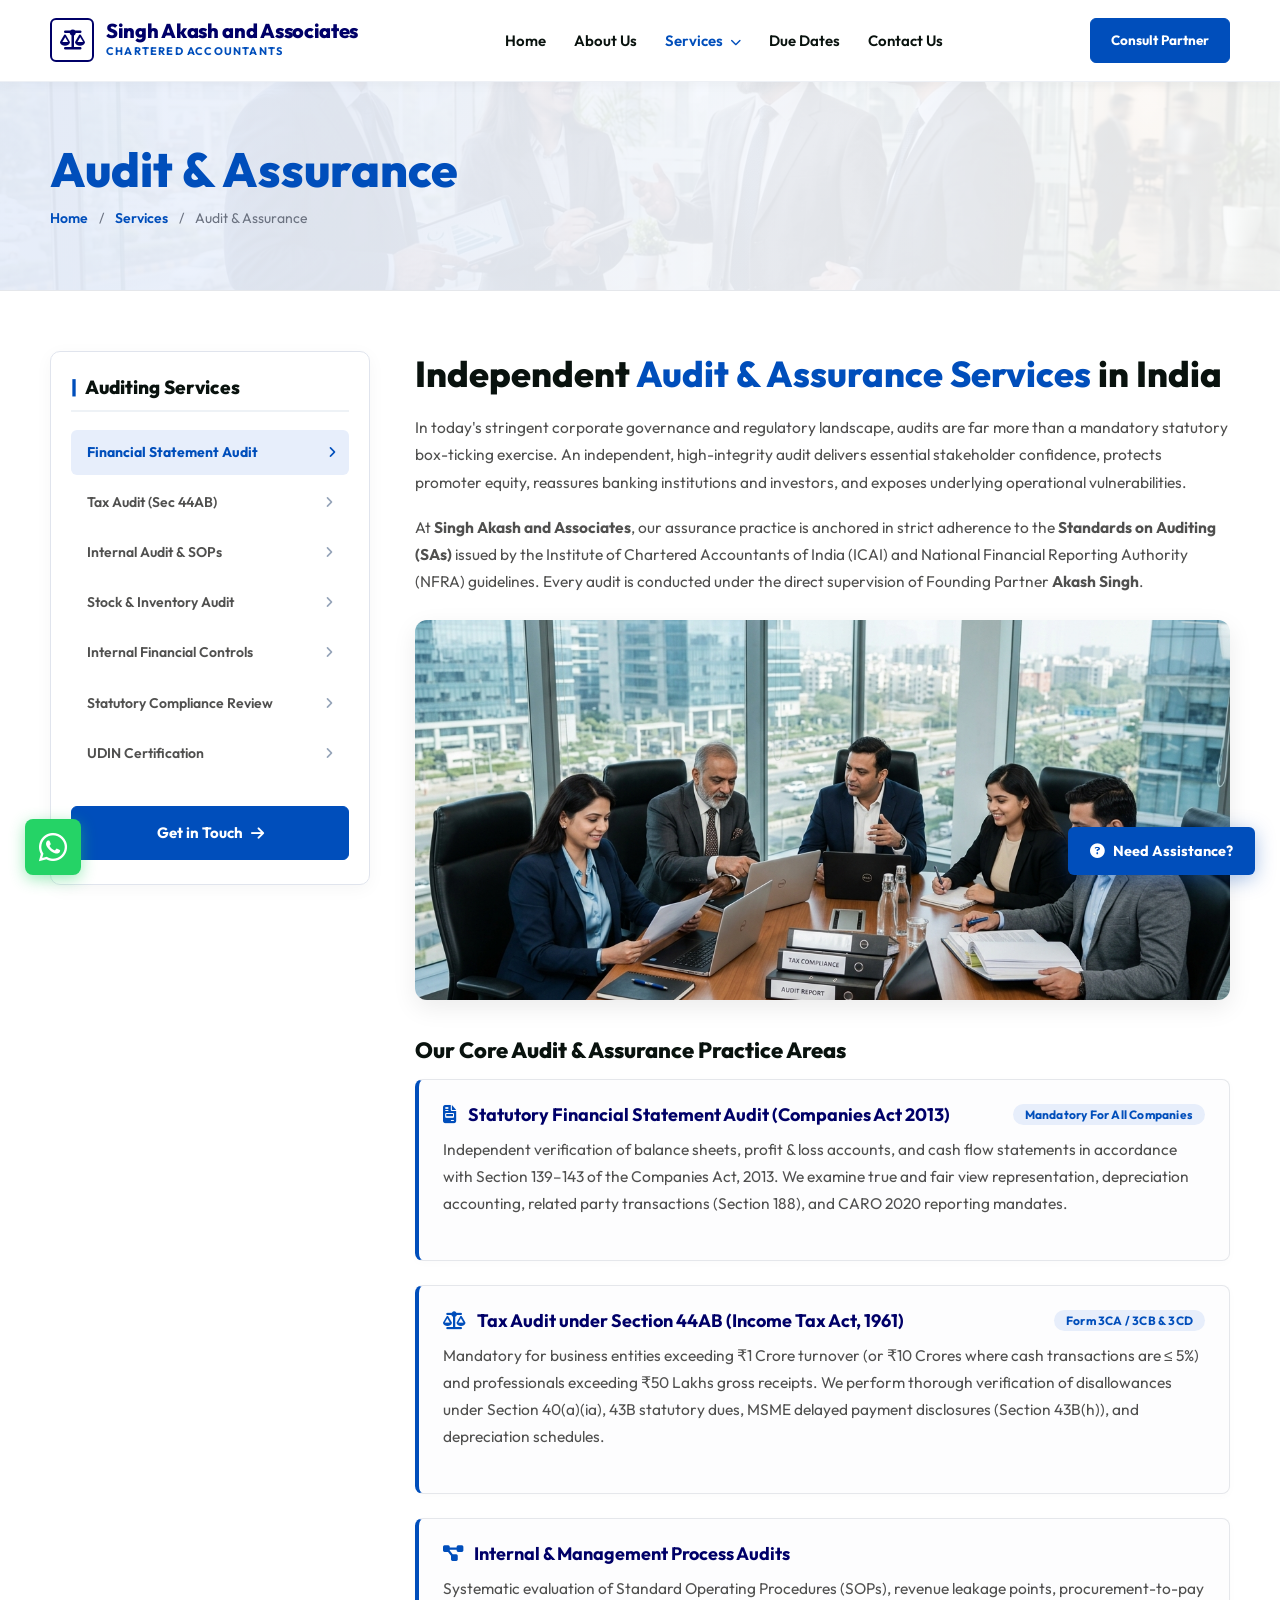
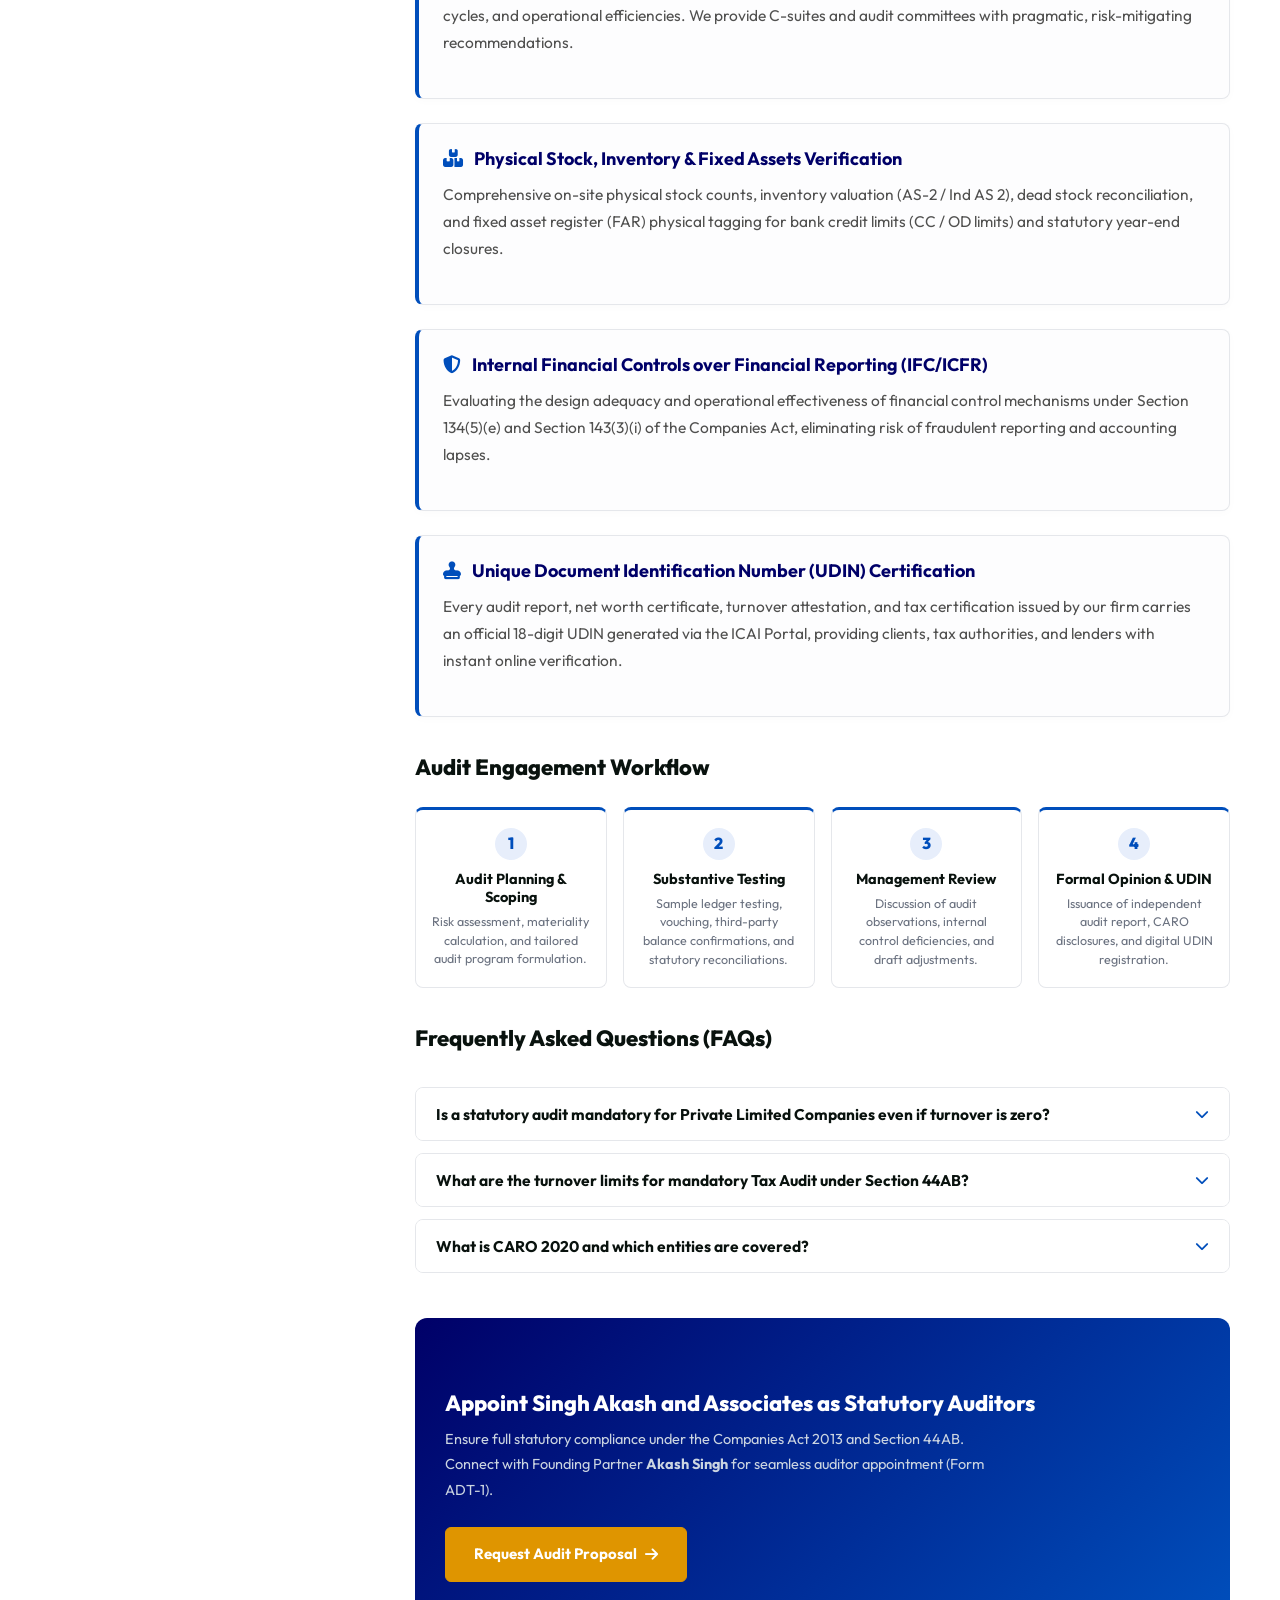
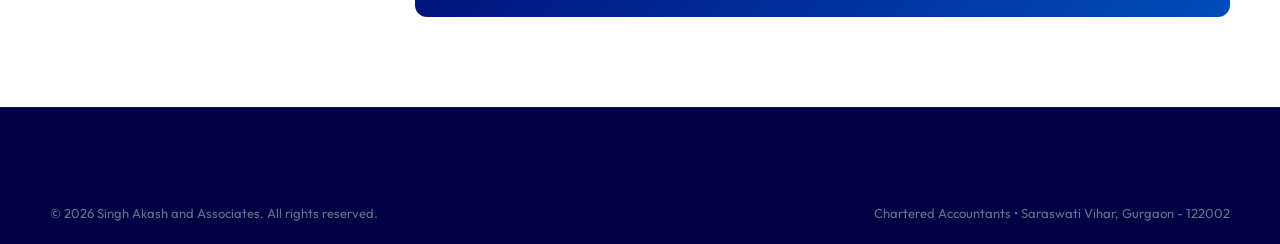
<file: audit-and-assurance.html>
<!DOCTYPE html>
<html lang="en">
<head>
  <meta charset="utf-8">
  <meta http-equiv="X-UA-Compatible" content="IE=edge">
  <meta name="viewport" content="width=device-width, initial-scale=1.0">
  <title>Audit &amp; Assurance Services | Statutory, Tax &amp; Internal Audit | Singh Akash and Associates</title>
  <meta name="title" content="Audit &amp; Assurance Services | Statutory, Tax &amp; Internal Audit | Singh Akash and Associates">
  <meta name="description" content="Independent statutory audit, tax audit under Section 44AB, internal financial controls (IFC), and stock audit by Singh Akash and Associates, Chartered Accountants.">
  <link rel="shortcut icon" type="image/svg+xml" href="assets/favicon.svg">
  <link rel="stylesheet" href="https://cdnjs.cloudflare.com/ajax/libs/font-awesome/6.5.1/css/all.min.css" crossorigin="anonymous">
  <link rel="stylesheet" href="styles/main.css">
</head>
<body>
  <header class="site-header">
    <div class="container header-container">
      <a href="index.html" class="site-logo">
        <div class="logo-badge"><i class="fa-solid fa-scale-balanced"></i></div>
        <div class="logo-text">
          <span class="logo-firm-name">Singh Akash and Associates</span>
          <span class="logo-firm-sub">Chartered Accountants</span>
        </div>
      </a>
      <nav aria-label="Main Navigation">
        <ul class="nav-links">
          <li><a href="index.html">Home</a></li>
          <li><a href="index.html#about">About Us</a></li>
          <li class="has-mega-menu active">
            <a href="index.html#services">
              Services <i class="fa-solid fa-chevron-down" style="font-size: 11px; margin-left: 4px;"></i>
            </a>
            <div class="mega-menu-wrapper">
              <div class="mega-menu-grid">
                
                <!-- Column 1: Company Registration -->
                <div class="mega-menu-col">
                  <h4><a href="company-registration.html" style="color: inherit; text-decoration: none;"><i class="fa-solid fa-building"></i> Company Registration</a></h4>
                  <ul>
                    <li><a href="company-registration.html#pvt-ltd"><i class="fa-solid fa-angle-right"></i> Private Limited Companies</a></li>
                    <li><a href="company-registration.html#llp"><i class="fa-solid fa-angle-right"></i> Limited Liability Partnership (LLP)</a></li>
                    <li><a href="company-registration.html#startup-india"><i class="fa-solid fa-angle-right"></i> Start-up India (DPIIT)</a></li>
                    <li><a href="company-registration.html#foreign-subsidiaries"><i class="fa-solid fa-angle-right"></i> Foreign Subsidiaries</a></li>
                    <li><a href="company-registration.html#public-ltd"><i class="fa-solid fa-angle-right"></i> Limited Companies (Public)</a></li>
                    <li><a href="company-registration.html#incorporation-process"><i class="fa-solid fa-angle-right"></i> Incorporation Process</a></li>
                    <li><a href="company-registration.html#msme"><i class="fa-solid fa-angle-right"></i> MSME &amp; Trademark</a></li>
                  </ul>
                </div>

                <!-- Column 2: Auditing & Assurance -->
                <div class="mega-menu-col">
                  <h4><a href="audit-and-assurance.html" style="color: inherit; text-decoration: none;"><i class="fa-solid fa-shield-halved"></i> Auditing &amp; Assurance</a></h4>
                  <ul>
                    <li><a href="audit-and-assurance.html#statutory-audit"><i class="fa-solid fa-angle-right"></i> Financial Statement Audit</a></li>
                    <li><a href="audit-and-assurance.html#tax-audit"><i class="fa-solid fa-angle-right"></i> Tax Audit (Section 44AB)</a></li>
                    <li><a href="audit-and-assurance.html#internal-audit"><i class="fa-solid fa-angle-right"></i> Internal &amp; Process Audit</a></li>
                    <li><a href="audit-and-assurance.html#stock-audit"><i class="fa-solid fa-angle-right"></i> Stock &amp; Inventory Audit</a></li>
                    <li><a href="audit-and-assurance.html#ifc-audit"><i class="fa-solid fa-angle-right"></i> Internal Financial Controls (IFC)</a></li>
                    <li><a href="audit-and-assurance.html#udin-verification"><i class="fa-solid fa-angle-right"></i> UDIN Attestations</a></li>
                  </ul>
                </div>

                <!-- Column 3: Taxation & GST -->
                <div class="mega-menu-col">
                  <h4><a href="taxation-and-gst.html" style="color: inherit; text-decoration: none;"><i class="fa-solid fa-scale-balanced"></i> Taxation &amp; GST</a></h4>
                  <ul>
                    <li><a href="taxation-and-gst.html#corporate-tax"><i class="fa-solid fa-angle-right"></i> Corporate &amp; Individual Tax</a></li>
                    <li><a href="taxation-and-gst.html#gst-filings"><i class="fa-solid fa-angle-right"></i> Goods &amp; Services Tax (GST)</a></li>
                    <li><a href="taxation-and-gst.html#gst-refunds"><i class="fa-solid fa-angle-right"></i> Export Refunds &amp; Rebates</a></li>
                    <li><a href="taxation-and-gst.html#capital-gains"><i class="fa-solid fa-angle-right"></i> Capital Gains Advisory</a></li>
                    <li><a href="taxation-and-gst.html#expat-taxation"><i class="fa-solid fa-angle-right"></i> Taxation of Expats &amp; NRIs</a></li>
                    <li><a href="taxation-and-gst.html#scrutiny-appeals"><i class="fa-solid fa-angle-right"></i> Scrutiny &amp; CIT(A) Appeals</a></li>
                  </ul>
                </div>

                <!-- Column 4: Corporate Outsourcing -->
                <div class="mega-menu-col">
                  <h4><a href="corporate-outsourcing.html" style="color: inherit; text-decoration: none;"><i class="fa-solid fa-briefcase"></i> Corporate Outsourcing</a></h4>
                  <ul>
                    <li><a href="corporate-outsourcing.html#accounts-outsourcing"><i class="fa-solid fa-angle-right"></i> Accounts &amp; Bookkeeping Outsourcing</a></li>
                    <li><a href="corporate-outsourcing.html#payroll-management"><i class="fa-solid fa-angle-right"></i> Payroll &amp; Statutory Deductions</a></li>
                    <li><a href="corporate-outsourcing.html#secretarial-compliance"><i class="fa-solid fa-angle-right"></i> Corporate Secretarial (ROC)</a></li>
                    <li><a href="corporate-outsourcing.html#legal-drafting"><i class="fa-solid fa-angle-right"></i> Agreement &amp; Deed Drafting</a></li>
                    <li><a href="corporate-outsourcing.html#litigation-support"><i class="fa-solid fa-angle-right"></i> Litigation Support Outsourcing</a></li>
                    <li><a href="corporate-outsourcing.html#cloud-accounting"><i class="fa-solid fa-angle-right"></i> Cloud ERP &amp; Migrations</a></li>
                  </ul>
                </div>

                <!-- Column 5: Reporting & FEMA -->
                <div class="mega-menu-col">
                  <h4><a href="ifrs-and-fema.html" style="color: inherit; text-decoration: none;"><i class="fa-solid fa-globe"></i> Reporting &amp; FEMA</a></h4>
                  <ul>
                    <li><a href="ifrs-and-fema.html#transfer-pricing"><i class="fa-solid fa-angle-right"></i> Transfer Pricing (Form 3CEB)</a></li>
                    <li><a href="ifrs-and-fema.html#fema-fdi"><i class="fa-solid fa-angle-right"></i> FEMA Reporting (FC-GPR / FLA)</a></li>
                    <li><a href="ifrs-and-fema.html#foreign-remittances"><i class="fa-solid fa-angle-right"></i> Form 15CA &amp; 15CB Remittance</a></li>
                    <li><a href="ifrs-and-fema.html#ifrs-indas"><i class="fa-solid fa-angle-right"></i> IFRS &amp; Ind AS Reporting</a></li>
                    <li><a href="ifrs-and-fema.html#dtaa-relief"><i class="fa-solid fa-angle-right"></i> DTAA &amp; Cross-Border Relief</a></li>
                  </ul>
                </div>

                <!-- Column 6: Special Areas & Virtual CFO -->
                <div class="mega-menu-col">
                  <h4><a href="virtual-cfo-services.html" style="color: inherit; text-decoration: none;"><i class="fa-solid fa-chart-pie"></i> Special Areas &amp; CFO</a></h4>
                  <ul>
                    <li><a href="virtual-cfo-services.html#virtual-cfo"><i class="fa-solid fa-angle-right"></i> Virtual CFO Retainer</a></li>
                    <li><a href="virtual-cfo-services.html#due-diligence"><i class="fa-solid fa-angle-right"></i> Financial &amp; Tax Due Diligence</a></li>
                    <li><a href="virtual-cfo-services.html#business-valuation"><i class="fa-solid fa-angle-right"></i> Business Valuation (DCF)</a></li>
                    <li><a href="virtual-cfo-services.html#esop-advisory"><i class="fa-solid fa-angle-right"></i> Share Based Payments (ESOPs)</a></li>
                    <li><a href="virtual-cfo-services.html#resident-director"><i class="fa-solid fa-angle-right"></i> Resident Director Services</a></li>
                    <li><a href="virtual-cfo-services.html#ngo-services"><i class="fa-solid fa-angle-right"></i> Societies &amp; NGO Advisory</a></li>
                  </ul>
                </div>

              </div>
            </div>
          </li>
          <li><a href="index.html#due-dates">Due Dates</a></li>
          <li><a href="index.html#contact">Contact Us</a></li>
        </ul>
      </nav>
      <div style="display: flex; align-items: center; gap: 12px;">
        <a href="#consultation-card" class="btn-royal-blue" style="padding: 10px 20px; font-size: 13.5px;">Consult Partner</a>
        <button class="mobile-menu-btn" id="mobileMenuBtn" aria-label="Toggle navigation"><i class="fa-solid fa-bars"></i></button>
      </div>
    </div>
  </header>

  <section class="page-banner-section">
    <div class="container">
      <div class="page-banner-content">
        <h1 class="page-banner-title">Audit &amp; Assurance</h1>
        <div class="page-breadcrumb">
          <a href="index.html">Home</a> &nbsp;/&nbsp; 
          <a href="index.html#services">Services</a> &nbsp;/&nbsp; 
          <span>Audit &amp; Assurance</span>
        </div>
      </div>
    </div>
  </section>

  <section class="service-details-area">
    <div class="container">
      <div class="service-details-grid">
        <aside class="service-details-sidebar">
          <h3 class="service-sidebar-title"><span class="bar-accent">|</span> Auditing Services</h3>
          <ul class="service-sidebar-menu">
            <li class="active"><a href="#statutory-audit"><span>Financial Statement Audit</span><i class="fa-solid fa-angle-right"></i></a></li>
            <li><a href="#tax-audit"><span>Tax Audit (Sec 44AB)</span><i class="fa-solid fa-angle-right"></i></a></li>
            <li><a href="#internal-audit"><span>Internal Audit &amp; SOPs</span><i class="fa-solid fa-angle-right"></i></a></li>
            <li><a href="#stock-audit"><span>Stock &amp; Inventory Audit</span><i class="fa-solid fa-angle-right"></i></a></li>
            <li><a href="#ifc-audit"><span>Internal Financial Controls</span><i class="fa-solid fa-angle-right"></i></a></li>
            <li><a href="#statutory-compliance"><span>Statutory Compliance Review</span><i class="fa-solid fa-angle-right"></i></a></li>
            <li><a href="#udin-verification"><span>UDIN Certification</span><i class="fa-solid fa-angle-right"></i></a></li>
          </ul>
          <a href="index.html#consultation-form" class="btn-royal-blue service-sidebar-cta">
            Get in Touch <i class="fa-solid fa-arrow-right"></i>
          </a>
        </aside>

        <main class="single-service-contents">
          <h2 id="statutory-audit">Independent <span>Audit &amp; Assurance Services</span> in India</h2>
          <p>
            In today's stringent corporate governance and regulatory landscape, audits are far more than a mandatory statutory box-ticking exercise. An independent, high-integrity audit delivers essential stakeholder confidence, protects promoter equity, reassures banking institutions and investors, and exposes underlying operational vulnerabilities.
          </p>
          <p>
            At <strong>Singh Akash and Associates</strong>, our assurance practice is anchored in strict adherence to the <strong>Standards on Auditing (SAs)</strong> issued by the Institute of Chartered Accountants of India (ICAI) and National Financial Reporting Authority (NFRA) guidelines. Every audit is conducted under the direct supervision of Founding Partner <strong>Akash Singh</strong>.
          </p>

          <div class="single-blog-img">
            <img src="assets/about-us.jpg" alt="Statutory Audit and Financial Assurance Team - Singh Akash and Associates" loading="lazy">
          </div>

          <h3>Our Core Audit &amp; Assurance Practice Areas</h3>

          <div class="article-sub-card">
            <h4>
              <span><i class="fa-solid fa-file-invoice" style="color: var(--primary-blue); margin-right: 8px;"></i> Statutory Financial Statement Audit (Companies Act 2013)</span>
              <span class="pill-badge" style="margin: 0; padding: 3px 12px; font-size: 12px;">Mandatory for All Companies</span>
            </h4>
            <p>
              Independent verification of balance sheets, profit &amp; loss accounts, and cash flow statements in accordance with Section 139–143 of the Companies Act, 2013. We examine true and fair view representation, depreciation accounting, related party transactions (Section 188), and CARO 2020 reporting mandates.
            </p>
          </div>

          <div class="article-sub-card" id="tax-audit">
            <h4>
              <span><i class="fa-solid fa-scale-balanced" style="color: var(--primary-blue); margin-right: 8px;"></i> Tax Audit under Section 44AB (Income Tax Act, 1961)</span>
              <span class="pill-badge" style="margin: 0; padding: 3px 12px; font-size: 12px;">Form 3CA / 3CB &amp; 3CD</span>
            </h4>
            <p>
              Mandatory for business entities exceeding ₹1 Crore turnover (or ₹10 Crores where cash transactions are &le; 5%) and professionals exceeding ₹50 Lakhs gross receipts. We perform thorough verification of disallowances under Section 40(a)(ia), 43B statutory dues, MSME delayed payment disclosures (Section 43B(h)), and depreciation schedules.
            </p>
          </div>

          <div class="article-sub-card" id="internal-audit">
            <h4>
              <span><i class="fa-solid fa-diagram-project" style="color: var(--primary-blue); margin-right: 8px;"></i> Internal &amp; Management Process Audits</span>
            </h4>
            <p>
              Systematic evaluation of Standard Operating Procedures (SOPs), revenue leakage points, procurement-to-pay cycles, and operational efficiencies. We provide C-suites and audit committees with pragmatic, risk-mitigating recommendations.
            </p>
          </div>

          <div class="article-sub-card" id="stock-audit">
            <h4>
              <span><i class="fa-solid fa-boxes-stacked" style="color: var(--primary-blue); margin-right: 8px;"></i> Physical Stock, Inventory &amp; Fixed Assets Verification</span>
            </h4>
            <p>
              Comprehensive on-site physical stock counts, inventory valuation (AS-2 / Ind AS 2), dead stock reconciliation, and fixed asset register (FAR) physical tagging for bank credit limits (CC / OD limits) and statutory year-end closures.
            </p>
          </div>

          <div class="article-sub-card" id="ifc-audit">
            <h4>
              <span><i class="fa-solid fa-shield-halved" style="color: var(--primary-blue); margin-right: 8px;"></i> Internal Financial Controls over Financial Reporting (IFC/ICFR)</span>
            </h4>
            <p>
              Evaluating the design adequacy and operational effectiveness of financial control mechanisms under Section 134(5)(e) and Section 143(3)(i) of the Companies Act, eliminating risk of fraudulent reporting and accounting lapses.
            </p>
          </div>

          <div class="article-sub-card" id="udin-verification">
            <h4>
              <span><i class="fa-solid fa-stamp" style="color: var(--primary-blue); margin-right: 8px;"></i> Unique Document Identification Number (UDIN) Certification</span>
            </h4>
            <p>
              Every audit report, net worth certificate, turnover attestation, and tax certification issued by our firm carries an official 18-digit UDIN generated via the ICAI Portal, providing clients, tax authorities, and lenders with instant online verification.
            </p>
          </div>

          <h3>Audit Engagement Workflow</h3>
          <div class="process-steps-grid">
            <div class="process-step-box">
              <span class="step-num-badge">1</span>
              <h5>Audit Planning &amp; Scoping</h5>
              <p>Risk assessment, materiality calculation, and tailored audit program formulation.</p>
            </div>
            <div class="process-step-box">
              <span class="step-num-badge">2</span>
              <h5>Substantive Testing</h5>
              <p>Sample ledger testing, vouching, third-party balance confirmations, and statutory reconciliations.</p>
            </div>
            <div class="process-step-box">
              <span class="step-num-badge">3</span>
              <h5>Management Review</h5>
              <p>Discussion of audit observations, internal control deficiencies, and draft adjustments.</p>
            </div>
            <div class="process-step-box">
              <span class="step-num-badge">4</span>
              <h5>Formal Opinion &amp; UDIN</h5>
              <p>Issuance of independent audit report, CARO disclosures, and digital UDIN registration.</p>
            </div>
          </div>

          <!-- FAQ Accordions -->
          <h3>Frequently Asked Questions (FAQs)</h3>
          <div class="faq-box-wrap">
            <div class="faq-item">
              <button class="faq-question" type="button" onclick="toggleFaq(this)">
                <span>Is a statutory audit mandatory for Private Limited Companies even if turnover is zero?</span>
                <i class="fa-solid fa-chevron-down"></i>
              </button>
              <div class="faq-answer">
                Yes. Under Section 139 of the Companies Act, 2013, every private limited company, public company, and Section 8 company incorporated in India is legally mandated to appoint an independent statutory auditor and get its annual financial statements audited, regardless of whether it conducted active business operations or had zero turnover during the financial year.
              </div>
            </div>

            <div class="faq-item">
              <button class="faq-question" type="button" onclick="toggleFaq(this)">
                <span>What are the turnover limits for mandatory Tax Audit under Section 44AB?</span>
                <i class="fa-solid fa-chevron-down"></i>
              </button>
              <div class="faq-answer">
                For commercial businesses, tax audit is mandatory if gross turnover or sales exceed ₹1 Crore. However, this threshold is increased to ₹10 Crores if cash receipts and cash payments do not exceed 5% of aggregate transactions. For professionals (e.g. consultants, IT architects, doctors), tax audit is mandatory if gross professional receipts exceed ₹50 Lakhs (or ₹75 Lakhs under Section 44ADA presumptive limits).
              </div>
            </div>

            <div class="faq-item">
              <button class="faq-question" type="button" onclick="toggleFaq(this)">
                <span>What is CARO 2020 and which entities are covered?</span>
                <i class="fa-solid fa-chevron-down"></i>
              </button>
              <div class="faq-answer">
                Companies (Auditor's Report) Order, 2020 (CARO 2020) requires extensive statutory reporting on 21 distinct clauses including inventory verification, physical fixed asset discrepancies, loans to related parties, Benami property proceedings, undisclosed income surrender, and whistleblower complaints. Small private companies (paid-up capital &le; ₹4 Crores, turnover &le; ₹40 Crores, borrowings &le; ₹1 Crore) are exempt from CARO.
              </div>
            </div>
          </div>

          <!-- Bottom In-Page Consultation Card -->
          <div class="service-cta-card" id="consultation-card">
            <div>
              <h3>Appoint Singh Akash and Associates as Statutory Auditors</h3>
              <p>
                Ensure full statutory compliance under the Companies Act 2013 and Section 44AB. Connect with Founding Partner <strong>Akash Singh</strong> for seamless auditor appointment (Form ADT-1).
              </p>
            </div>
            <a href="index.html#consultation-form" class="btn-golden-amber" style="white-space: nowrap; font-size: 15px;">
              Request Audit Proposal <i class="fa-solid fa-arrow-right"></i>
            </a>
          </div>
        </main>
      </div>
    </div>
  </section>

  <footer class="site-footer">
    <div class="container">
      <div class="footer-bottom-bar">
        <div>&copy; 2026 Singh Akash and Associates. All rights reserved.</div>
        <div>Chartered Accountants &bull; Saraswati Vihar, Gurgaon - 122002</div>
      </div>
    </div>
  </footer>
  <a href="https://wa.me/918860137679" target="_blank" class="whatsapp-floating-widget" aria-label="WhatsApp"><i class="fa-brands fa-whatsapp"></i></a>
  <a href="index.html#consultation-form" class="need-assistance-btn" aria-label="Need Assistance"><i class="fa-solid fa-circle-question"></i> Need Assistance?</a>

  <script>
    function toggleFaq(btn) {
      const item = btn.closest('.faq-item');
      item.classList.toggle('active');
    }
  </script>
</body>
</html>
</file>
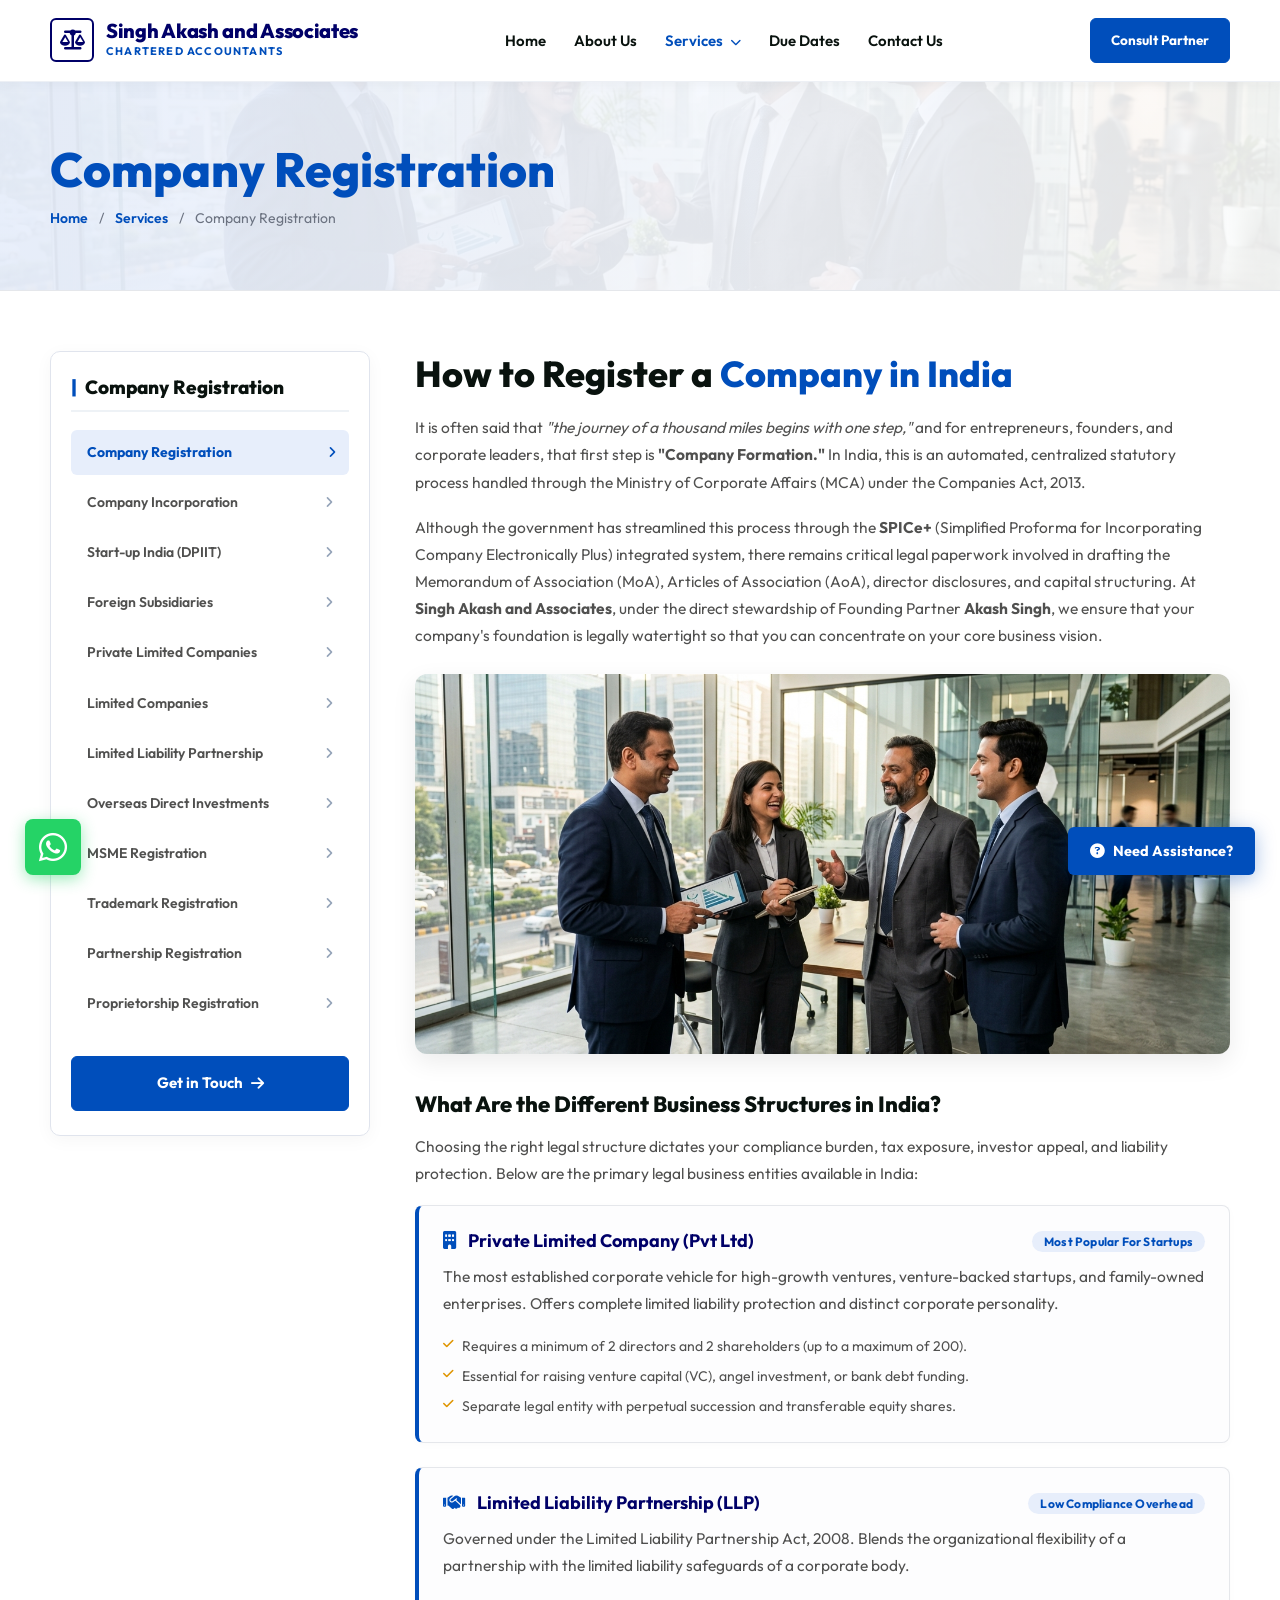
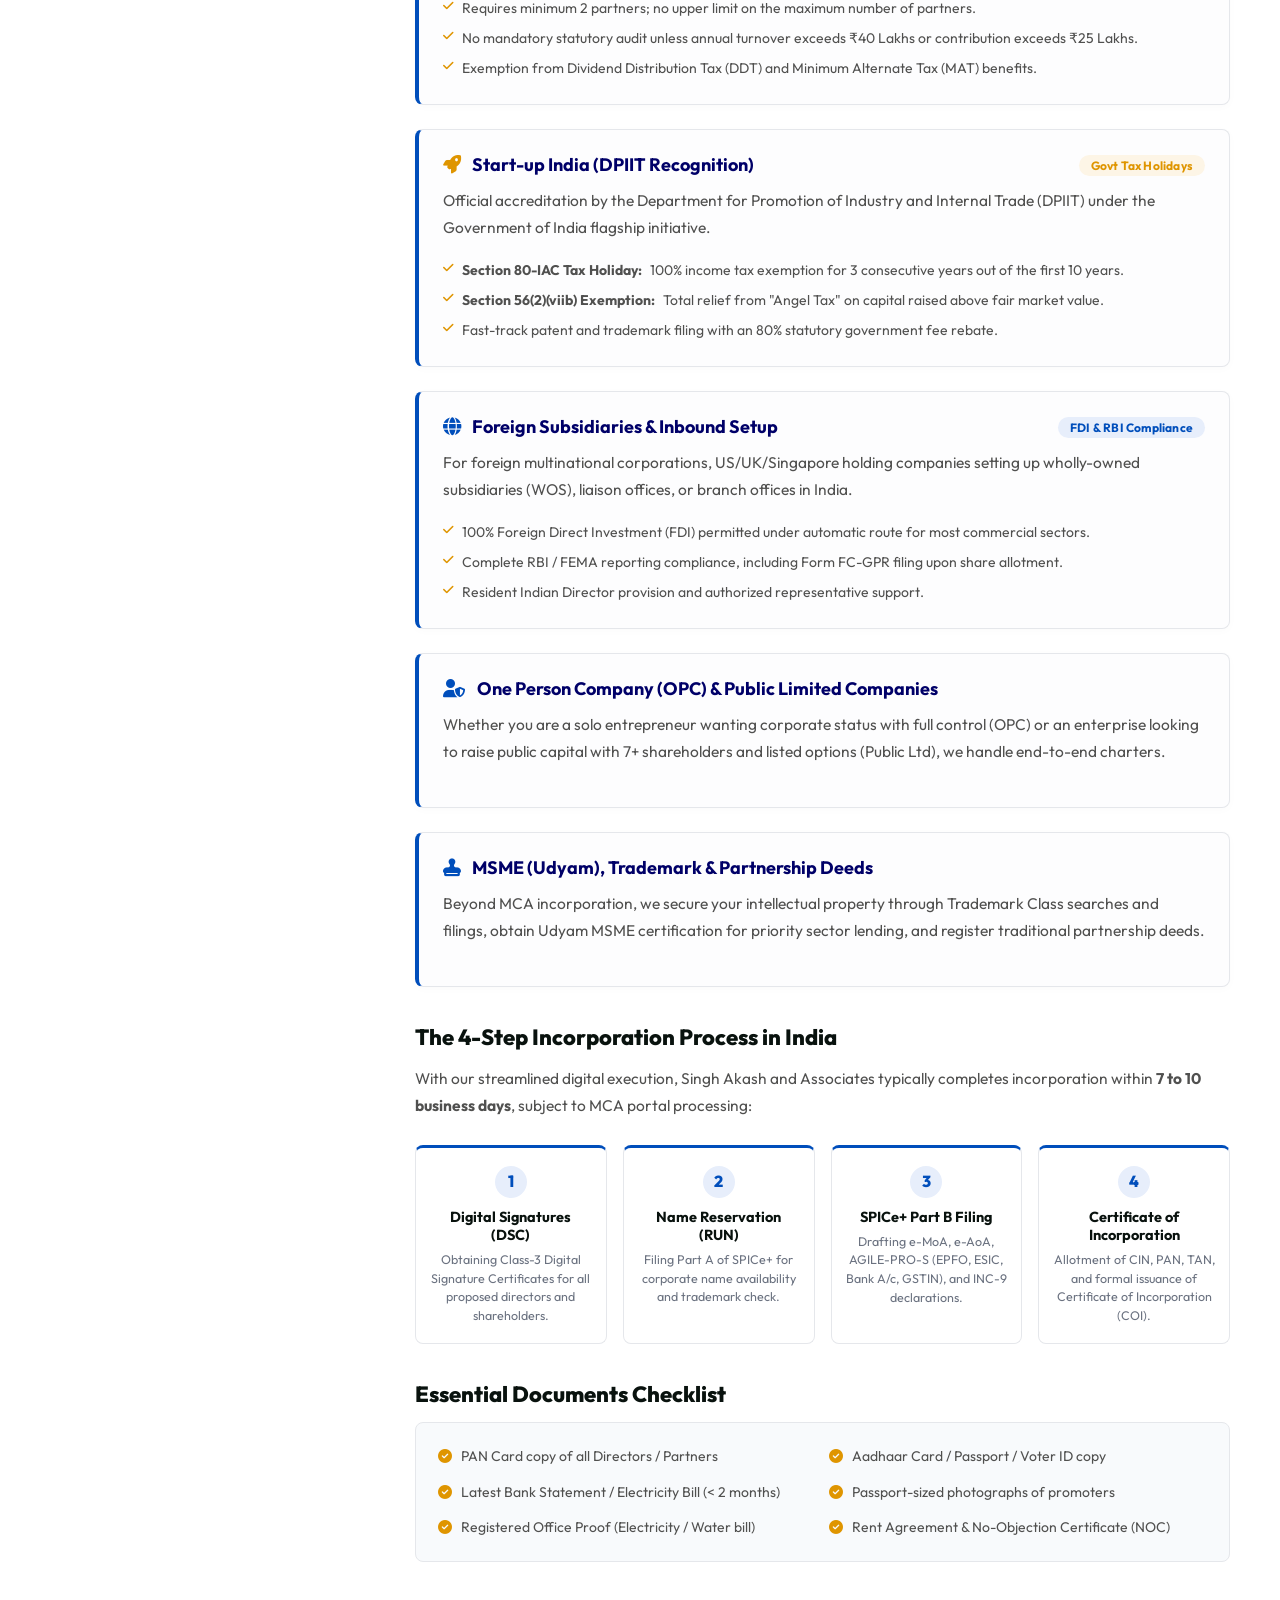
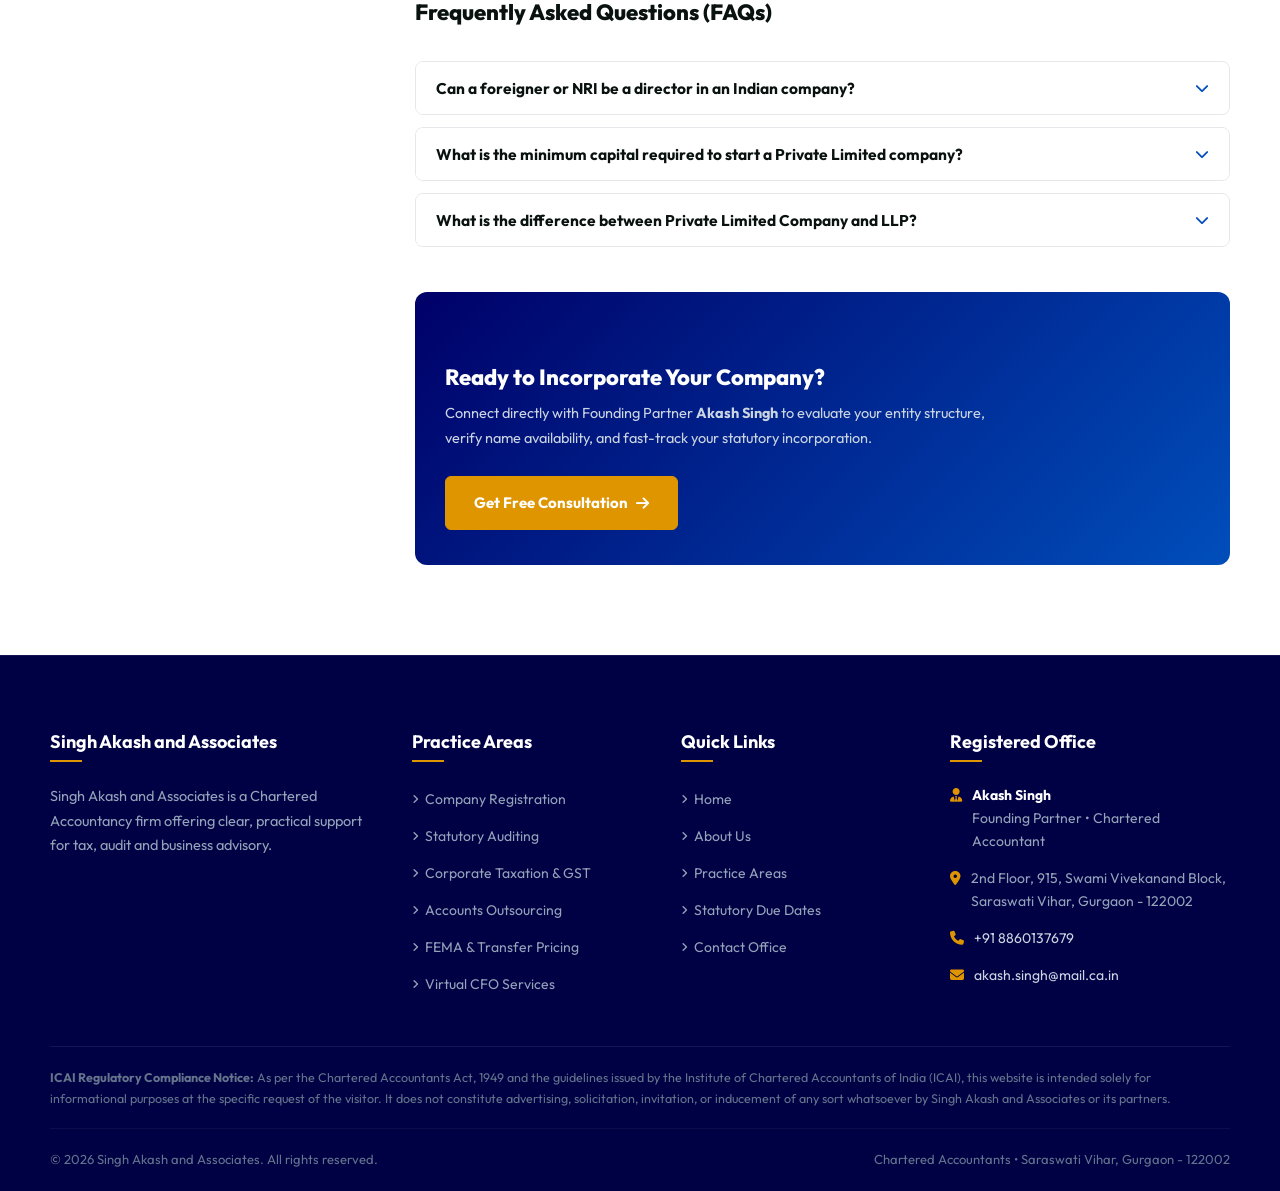
<file: company-registration.html>
<!DOCTYPE html>
<html lang="en">
<head>
  <meta charset="utf-8">
  <meta http-equiv="X-UA-Compatible" content="IE=edge">
  <meta name="viewport" content="width=device-width, initial-scale=1.0">

  <!-- Primary SEO Tags -->
  <title>Company Registration in India | Private Ltd, LLP &amp; Setup | Singh Akash and Associates</title>
  <meta name="title" content="Company Registration in India | Private Ltd, LLP &amp; Setup | Singh Akash and Associates">
  <meta name="description" content="Comprehensive guide to company registration in India by Singh Akash and Associates. Private Limited Company, LLP, Startup India (DPIIT), and Foreign Subsidiaries.">
  <meta name="keywords" content="Company Registration in India, Private Limited Incorporation, LLP Registration, Start-up India DPIIT, Foreign Subsidiaries India, Singh Akash and Associates">

  <!-- Favicon -->
  <link rel="shortcut icon" type="image/svg+xml" href="assets/favicon.svg">

  <!-- Font Awesome 6 & Main Stylesheet -->
  <link rel="stylesheet" href="https://cdnjs.cloudflare.com/ajax/libs/font-awesome/6.5.1/css/all.min.css" integrity="sha384-t1nt8BQoYMLFN5p42tRAtuAAFQaCQODekUVeKKZrEnEyp4H2R0RHFz0KWpmj7i8g" crossorigin="anonymous" referrerpolicy="no-referrer">
  <link rel="stylesheet" href="styles/main.css">
</head>
<body>

  <!-- =======================================================================
       HEADER & NAVIGATION
       ======================================================================= -->
  <header class="site-header">
    <div class="container header-container">
      <a href="index.html" class="site-logo" aria-label="Singh Akash and Associates - Home">
        <div class="logo-badge">
          <i class="fa-solid fa-scale-balanced"></i>
        </div>
        <div class="logo-text">
          <span class="logo-firm-name">Singh Akash and Associates</span>
          <span class="logo-firm-sub">Chartered Accountants</span>
        </div>
      </a>

      <nav aria-label="Main Navigation">
        <ul class="nav-links">
          <li><a href="index.html">Home</a></li>
          <li><a href="index.html#about">About Us</a></li>
          <li class="has-mega-menu active">
            <a href="index.html#services">
              Services <i class="fa-solid fa-chevron-down" style="font-size: 11px; margin-left: 4px;"></i>
            </a>
            <div class="mega-menu-wrapper">
              <div class="mega-menu-grid">
                
                <!-- Column 1: Company Registration -->
                <div class="mega-menu-col">
                  <h4><a href="company-registration.html" style="color: inherit; text-decoration: none;"><i class="fa-solid fa-building"></i> Company Registration</a></h4>
                  <ul>
                    <li><a href="company-registration.html#pvt-ltd"><i class="fa-solid fa-angle-right"></i> Private Limited Companies</a></li>
                    <li><a href="company-registration.html#llp"><i class="fa-solid fa-angle-right"></i> Limited Liability Partnership (LLP)</a></li>
                    <li><a href="company-registration.html#startup-india"><i class="fa-solid fa-angle-right"></i> Start-up India (DPIIT)</a></li>
                    <li><a href="company-registration.html#foreign-subsidiaries"><i class="fa-solid fa-angle-right"></i> Foreign Subsidiaries</a></li>
                    <li><a href="company-registration.html#public-ltd"><i class="fa-solid fa-angle-right"></i> Limited Companies (Public)</a></li>
                    <li><a href="company-registration.html#incorporation-process"><i class="fa-solid fa-angle-right"></i> Incorporation Process</a></li>
                    <li><a href="company-registration.html#msme"><i class="fa-solid fa-angle-right"></i> MSME &amp; Trademark</a></li>
                  </ul>
                </div>

                <!-- Column 2: Auditing & Assurance -->
                <div class="mega-menu-col">
                  <h4><a href="audit-and-assurance.html" style="color: inherit; text-decoration: none;"><i class="fa-solid fa-shield-halved"></i> Auditing &amp; Assurance</a></h4>
                  <ul>
                    <li><a href="audit-and-assurance.html#statutory-audit"><i class="fa-solid fa-angle-right"></i> Financial Statement Audit</a></li>
                    <li><a href="audit-and-assurance.html#tax-audit"><i class="fa-solid fa-angle-right"></i> Tax Audit (Section 44AB)</a></li>
                    <li><a href="audit-and-assurance.html#internal-audit"><i class="fa-solid fa-angle-right"></i> Internal &amp; Process Audit</a></li>
                    <li><a href="audit-and-assurance.html#stock-audit"><i class="fa-solid fa-angle-right"></i> Stock &amp; Inventory Audit</a></li>
                    <li><a href="audit-and-assurance.html#ifc-audit"><i class="fa-solid fa-angle-right"></i> Internal Financial Controls (IFC)</a></li>
                    <li><a href="audit-and-assurance.html#udin-verification"><i class="fa-solid fa-angle-right"></i> UDIN Attestations</a></li>
                  </ul>
                </div>

                <!-- Column 3: Taxation & GST -->
                <div class="mega-menu-col">
                  <h4><a href="taxation-and-gst.html" style="color: inherit; text-decoration: none;"><i class="fa-solid fa-scale-balanced"></i> Taxation &amp; GST</a></h4>
                  <ul>
                    <li><a href="taxation-and-gst.html#corporate-tax"><i class="fa-solid fa-angle-right"></i> Corporate &amp; Individual Tax</a></li>
                    <li><a href="taxation-and-gst.html#gst-filings"><i class="fa-solid fa-angle-right"></i> Goods &amp; Services Tax (GST)</a></li>
                    <li><a href="taxation-and-gst.html#gst-refunds"><i class="fa-solid fa-angle-right"></i> Export Refunds &amp; Rebates</a></li>
                    <li><a href="taxation-and-gst.html#capital-gains"><i class="fa-solid fa-angle-right"></i> Capital Gains Advisory</a></li>
                    <li><a href="taxation-and-gst.html#expat-taxation"><i class="fa-solid fa-angle-right"></i> Taxation of Expats &amp; NRIs</a></li>
                    <li><a href="taxation-and-gst.html#scrutiny-appeals"><i class="fa-solid fa-angle-right"></i> Scrutiny &amp; CIT(A) Appeals</a></li>
                  </ul>
                </div>

                <!-- Column 4: Corporate Outsourcing -->
                <div class="mega-menu-col">
                  <h4><a href="corporate-outsourcing.html" style="color: inherit; text-decoration: none;"><i class="fa-solid fa-briefcase"></i> Corporate Outsourcing</a></h4>
                  <ul>
                    <li><a href="corporate-outsourcing.html#accounts-outsourcing"><i class="fa-solid fa-angle-right"></i> Accounts &amp; Bookkeeping Outsourcing</a></li>
                    <li><a href="corporate-outsourcing.html#payroll-management"><i class="fa-solid fa-angle-right"></i> Payroll &amp; Statutory Deductions</a></li>
                    <li><a href="corporate-outsourcing.html#secretarial-compliance"><i class="fa-solid fa-angle-right"></i> Corporate Secretarial (ROC)</a></li>
                    <li><a href="corporate-outsourcing.html#legal-drafting"><i class="fa-solid fa-angle-right"></i> Agreement &amp; Deed Drafting</a></li>
                    <li><a href="corporate-outsourcing.html#litigation-support"><i class="fa-solid fa-angle-right"></i> Litigation Support Outsourcing</a></li>
                    <li><a href="corporate-outsourcing.html#cloud-accounting"><i class="fa-solid fa-angle-right"></i> Cloud ERP &amp; Migrations</a></li>
                  </ul>
                </div>

                <!-- Column 5: Reporting & FEMA -->
                <div class="mega-menu-col">
                  <h4><a href="ifrs-and-fema.html" style="color: inherit; text-decoration: none;"><i class="fa-solid fa-globe"></i> Reporting &amp; FEMA</a></h4>
                  <ul>
                    <li><a href="ifrs-and-fema.html#transfer-pricing"><i class="fa-solid fa-angle-right"></i> Transfer Pricing (Form 3CEB)</a></li>
                    <li><a href="ifrs-and-fema.html#fema-fdi"><i class="fa-solid fa-angle-right"></i> FEMA Reporting (FC-GPR / FLA)</a></li>
                    <li><a href="ifrs-and-fema.html#foreign-remittances"><i class="fa-solid fa-angle-right"></i> Form 15CA &amp; 15CB Remittance</a></li>
                    <li><a href="ifrs-and-fema.html#ifrs-indas"><i class="fa-solid fa-angle-right"></i> IFRS &amp; Ind AS Reporting</a></li>
                    <li><a href="ifrs-and-fema.html#dtaa-relief"><i class="fa-solid fa-angle-right"></i> DTAA &amp; Cross-Border Relief</a></li>
                  </ul>
                </div>

                <!-- Column 6: Special Areas & Virtual CFO -->
                <div class="mega-menu-col">
                  <h4><a href="virtual-cfo-services.html" style="color: inherit; text-decoration: none;"><i class="fa-solid fa-chart-pie"></i> Special Areas &amp; CFO</a></h4>
                  <ul>
                    <li><a href="virtual-cfo-services.html#virtual-cfo"><i class="fa-solid fa-angle-right"></i> Virtual CFO Retainer</a></li>
                    <li><a href="virtual-cfo-services.html#due-diligence"><i class="fa-solid fa-angle-right"></i> Financial &amp; Tax Due Diligence</a></li>
                    <li><a href="virtual-cfo-services.html#business-valuation"><i class="fa-solid fa-angle-right"></i> Business Valuation (DCF)</a></li>
                    <li><a href="virtual-cfo-services.html#esop-advisory"><i class="fa-solid fa-angle-right"></i> Share Based Payments (ESOPs)</a></li>
                    <li><a href="virtual-cfo-services.html#resident-director"><i class="fa-solid fa-angle-right"></i> Resident Director Services</a></li>
                    <li><a href="virtual-cfo-services.html#ngo-services"><i class="fa-solid fa-angle-right"></i> Societies &amp; NGO Advisory</a></li>
                  </ul>
                </div>

              </div>
            </div>
          </li>
          <li><a href="index.html#due-dates">Due Dates</a></li>
          <li><a href="index.html#contact">Contact Us</a></li>
        </ul>
      </nav>

      <div style="display: flex; align-items: center; gap: 12px;">
        <a href="#consultation-card" class="btn-royal-blue" style="padding: 10px 20px; font-size: 13.5px;">
          Consult Partner
        </a>
        <button class="mobile-menu-btn" id="mobileMenuBtn" aria-label="Toggle navigation">
          <i class="fa-solid fa-bars"></i>
        </button>
      </div>
    </div>
  </header>

  <!-- =======================================================================
       PAGE BANNER (EXACT RAAAS.COM BREADCRUMB BANNER)
       ======================================================================= -->
  <section class="page-banner-section">
    <div class="container">
      <div class="page-banner-content">
        <h1 class="page-banner-title">Company Registration</h1>
        <div class="page-breadcrumb">
          <a href="index.html">Home</a> &nbsp;/&nbsp; 
          <a href="index.html#services">Services</a> &nbsp;/&nbsp; 
          <span>Company Registration</span>
        </div>
      </div>
    </div>
  </section>

  <!-- =======================================================================
       SERVICE DETAILS 2-COLUMN AREA (EXACT MATCH TO RAAAS.COM SCREENSHOT)
       ======================================================================= -->
  <section class="service-details-area">
    <div class="container">
      <div class="service-details-grid">

        <!-- ===================================================================
             LEFT SIDEBAR (EXACT MATCH TO USER SCREENSHOT)
             =================================================================== -->
        <aside class="service-details-sidebar">
          <h3 class="service-sidebar-title">
            <span class="bar-accent">|</span> Company Registration
          </h3>

          <ul class="service-sidebar-menu">
            <li class="active">
              <a href="#company-reg">
                <span>Company Registration</span>
                <i class="fa-solid fa-angle-right"></i>
              </a>
            </li>
            <li>
              <a href="#incorporation-process">
                <span>Company Incorporation</span>
                <i class="fa-solid fa-angle-right"></i>
              </a>
            </li>
            <li>
              <a href="#startup-india">
                <span>Start-up India (DPIIT)</span>
                <i class="fa-solid fa-angle-right"></i>
              </a>
            </li>
            <li>
              <a href="#foreign-subsidiaries">
                <span>Foreign Subsidiaries</span>
                <i class="fa-solid fa-angle-right"></i>
              </a>
            </li>
            <li>
              <a href="#pvt-ltd">
                <span>Private Limited Companies</span>
                <i class="fa-solid fa-angle-right"></i>
              </a>
            </li>
            <li>
              <a href="#public-ltd">
                <span>Limited Companies</span>
                <i class="fa-solid fa-angle-right"></i>
              </a>
            </li>
            <li>
              <a href="#llp">
                <span>Limited Liability Partnership</span>
                <i class="fa-solid fa-angle-right"></i>
              </a>
            </li>
            <li>
              <a href="#odi">
                <span>Overseas Direct Investments</span>
                <i class="fa-solid fa-angle-right"></i>
              </a>
            </li>
            <li>
              <a href="#msme">
                <span>MSME Registration</span>
                <i class="fa-solid fa-angle-right"></i>
              </a>
            </li>
            <li>
              <a href="#trademark">
                <span>Trademark Registration</span>
                <i class="fa-solid fa-angle-right"></i>
              </a>
            </li>
            <li>
              <a href="#partnership">
                <span>Partnership Registration</span>
                <i class="fa-solid fa-angle-right"></i>
              </a>
            </li>
            <li>
              <a href="#proprietorship">
                <span>Proprietorship Registration</span>
                <i class="fa-solid fa-angle-right"></i>
              </a>
            </li>
          </ul>

          <a href="index.html#consultation-form" class="btn-royal-blue service-sidebar-cta">
            Get in Touch <i class="fa-solid fa-arrow-right"></i>
          </a>
        </aside>

        <!-- ===================================================================
             RIGHT MAIN ARTICLE CONTENT (EXACT MATCH TO RAAAS.COM ARTICLE)
             =================================================================== -->
        <main class="single-service-contents">
          
          <h2 id="company-reg">
            How to Register a <span>Company in India</span>
          </h2>
          
          <p>
            It is often said that <em>"the journey of a thousand miles begins with one step,"</em> and for entrepreneurs, founders, and corporate leaders, that first step is <strong>"Company Formation."</strong> In India, this is an automated, centralized statutory process handled through the Ministry of Corporate Affairs (MCA) under the Companies Act, 2013.
          </p>

          <p>
            Although the government has streamlined this process through the <strong>SPICe+</strong> (Simplified Proforma for Incorporating Company Electronically Plus) integrated system, there remains critical legal paperwork involved in drafting the Memorandum of Association (MoA), Articles of Association (AoA), director disclosures, and capital structuring. At <strong>Singh Akash and Associates</strong>, under the direct stewardship of Founding Partner <strong>Akash Singh</strong>, we ensure that your company's foundation is legally watertight so that you can concentrate on your core business vision.
          </p>

          <div class="single-blog-img">
            <img src="assets/hero-bg.jpg" alt="Company Registration and Corporate Advisory - Singh Akash and Associates" loading="lazy">
          </div>

          <h3>What Are the Different Business Structures in India?</h3>
          <p>
            Choosing the right legal structure dictates your compliance burden, tax exposure, investor appeal, and liability protection. Below are the primary legal business entities available in India:
          </p>

          <!-- Sub-Card 1: Private Limited Company -->
          <div class="article-sub-card" id="pvt-ltd">
            <h4>
              <span><i class="fa-solid fa-building" style="color: var(--primary-blue); margin-right: 8px;"></i> Private Limited Company (Pvt Ltd)</span>
              <span class="pill-badge" style="margin: 0; padding: 3px 12px; font-size: 12px;">Most Popular for Startups</span>
            </h4>
            <p>
              The most established corporate vehicle for high-growth ventures, venture-backed startups, and family-owned enterprises. Offers complete limited liability protection and distinct corporate personality.
            </p>
            <ul>
              <li><i class="fa-solid fa-check"></i> Requires a minimum of 2 directors and 2 shareholders (up to a maximum of 200).</li>
              <li><i class="fa-solid fa-check"></i> Essential for raising venture capital (VC), angel investment, or bank debt funding.</li>
              <li><i class="fa-solid fa-check"></i> Separate legal entity with perpetual succession and transferable equity shares.</li>
            </ul>
          </div>

          <!-- Sub-Card 2: Limited Liability Partnership -->
          <div class="article-sub-card" id="llp">
            <h4>
              <span><i class="fa-solid fa-handshake" style="color: var(--primary-blue); margin-right: 8px;"></i> Limited Liability Partnership (LLP)</span>
              <span class="pill-badge" style="margin: 0; padding: 3px 12px; font-size: 12px;">Low Compliance Overhead</span>
            </h4>
            <p>
              Governed under the Limited Liability Partnership Act, 2008. Blends the organizational flexibility of a partnership with the limited liability safeguards of a corporate body.
            </p>
            <ul>
              <li><i class="fa-solid fa-check"></i> Requires minimum 2 partners; no upper limit on the maximum number of partners.</li>
              <li><i class="fa-solid fa-check"></i> No mandatory statutory audit unless annual turnover exceeds ₹40 Lakhs or contribution exceeds ₹25 Lakhs.</li>
              <li><i class="fa-solid fa-check"></i> Exemption from Dividend Distribution Tax (DDT) and Minimum Alternate Tax (MAT) benefits.</li>
            </ul>
          </div>

          <!-- Sub-Card 3: Start-up India & DPIIT -->
          <div class="article-sub-card" id="startup-india">
            <h4>
              <span><i class="fa-solid fa-rocket" style="color: var(--golden-amber); margin-right: 8px;"></i> Start-up India (DPIIT Recognition)</span>
              <span class="pill-badge" style="margin: 0; padding: 3px 12px; font-size: 12px; background: #fdf5e6; color: #df9500;">Govt Tax Holidays</span>
            </h4>
            <p>
              Official accreditation by the Department for Promotion of Industry and Internal Trade (DPIIT) under the Government of India flagship initiative.
            </p>
            <ul>
              <li><i class="fa-solid fa-check"></i> <strong>Section 80-IAC Tax Holiday:</strong> 100% income tax exemption for 3 consecutive years out of the first 10 years.</li>
              <li><i class="fa-solid fa-check"></i> <strong>Section 56(2)(viib) Exemption:</strong> Total relief from "Angel Tax" on capital raised above fair market value.</li>
              <li><i class="fa-solid fa-check"></i> Fast-track patent and trademark filing with an 80% statutory government fee rebate.</li>
            </ul>
          </div>

          <!-- Sub-Card 4: Foreign Subsidiaries -->
          <div class="article-sub-card" id="foreign-subsidiaries">
            <h4>
              <span><i class="fa-solid fa-globe" style="color: var(--primary-blue); margin-right: 8px;"></i> Foreign Subsidiaries &amp; Inbound Setup</span>
              <span class="pill-badge" style="margin: 0; padding: 3px 12px; font-size: 12px;">FDI &amp; RBI Compliance</span>
            </h4>
            <p>
              For foreign multinational corporations, US/UK/Singapore holding companies setting up wholly-owned subsidiaries (WOS), liaison offices, or branch offices in India.
            </p>
            <ul>
              <li><i class="fa-solid fa-check"></i> 100% Foreign Direct Investment (FDI) permitted under automatic route for most commercial sectors.</li>
              <li><i class="fa-solid fa-check"></i> Complete RBI / FEMA reporting compliance, including Form FC-GPR filing upon share allotment.</li>
              <li><i class="fa-solid fa-check"></i> Resident Indian Director provision and authorized representative support.</li>
            </ul>
          </div>

          <!-- Sub-Card 5: One Person Company & Public Ltd -->
          <div class="article-sub-card" id="public-ltd">
            <h4>
              <span><i class="fa-solid fa-user-shield" style="color: var(--primary-blue); margin-right: 8px;"></i> One Person Company (OPC) &amp; Public Limited Companies</span>
            </h4>
            <p>
              Whether you are a solo entrepreneur wanting corporate status with full control (OPC) or an enterprise looking to raise public capital with 7+ shareholders and listed options (Public Ltd), we handle end-to-end charters.
            </p>
          </div>

          <!-- Sub-Card 6: MSME, Trademark & Partnership -->
          <div class="article-sub-card" id="msme">
            <h4>
              <span><i class="fa-solid fa-stamp" style="color: var(--primary-blue); margin-right: 8px;"></i> MSME (Udyam), Trademark &amp; Partnership Deeds</span>
            </h4>
            <p>
              Beyond MCA incorporation, we secure your intellectual property through Trademark Class searches and filings, obtain Udyam MSME certification for priority sector lending, and register traditional partnership deeds.
            </p>
          </div>

          <h3 id="incorporation-process">The 4-Step Incorporation Process in India</h3>
          <p>
            With our streamlined digital execution, Singh Akash and Associates typically completes incorporation within <strong>7 to 10 business days</strong>, subject to MCA portal processing:
          </p>

          <div class="process-steps-grid">
            <div class="process-step-box">
              <span class="step-num-badge">1</span>
              <h5>Digital Signatures (DSC)</h5>
              <p>Obtaining Class-3 Digital Signature Certificates for all proposed directors and shareholders.</p>
            </div>
            <div class="process-step-box">
              <span class="step-num-badge">2</span>
              <h5>Name Reservation (RUN)</h5>
              <p>Filing Part A of SPICe+ for corporate name availability and trademark check.</p>
            </div>
            <div class="process-step-box">
              <span class="step-num-badge">3</span>
              <h5>SPICe+ Part B Filing</h5>
              <p>Drafting e-MoA, e-AoA, AGILE-PRO-S (EPFO, ESIC, Bank A/c, GSTIN), and INC-9 declarations.</p>
            </div>
            <div class="process-step-box">
              <span class="step-num-badge">4</span>
              <h5>Certificate of Incorporation</h5>
              <p>Allotment of CIN, PAN, TAN, and formal issuance of Certificate of Incorporation (COI).</p>
            </div>
          </div>

          <h3>Essential Documents Checklist</h3>
          <div style="background: #f8fafc; border: 1px solid var(--border-light); border-radius: 8px; padding: 22px; margin-bottom: 30px;">
            <ul style="list-style: none; padding: 0; margin: 0; display: grid; grid-template-columns: 1fr 1fr; gap: 12px;">
              <li style="font-size: 14px;"><i class="fa-solid fa-circle-check" style="color: var(--golden-amber); margin-right: 6px;"></i> PAN Card copy of all Directors / Partners</li>
              <li style="font-size: 14px;"><i class="fa-solid fa-circle-check" style="color: var(--golden-amber); margin-right: 6px;"></i> Aadhaar Card / Passport / Voter ID copy</li>
              <li style="font-size: 14px;"><i class="fa-solid fa-circle-check" style="color: var(--golden-amber); margin-right: 6px;"></i> Latest Bank Statement / Electricity Bill (&lt; 2 months)</li>
              <li style="font-size: 14px;"><i class="fa-solid fa-circle-check" style="color: var(--golden-amber); margin-right: 6px;"></i> Passport-sized photographs of promoters</li>
              <li style="font-size: 14px;"><i class="fa-solid fa-circle-check" style="color: var(--golden-amber); margin-right: 6px;"></i> Registered Office Proof (Electricity / Water bill)</li>
              <li style="font-size: 14px;"><i class="fa-solid fa-circle-check" style="color: var(--golden-amber); margin-right: 6px;"></i> Rent Agreement &amp; No-Objection Certificate (NOC)</li>
            </ul>
          </div>

          <!-- FAQ Accordions -->
          <h3>Frequently Asked Questions (FAQs)</h3>
          <div class="faq-box-wrap">
            <div class="faq-item">
              <button class="faq-question" type="button" onclick="toggleFaq(this)">
                <span>Can a foreigner or NRI be a director in an Indian company?</span>
                <i class="fa-solid fa-chevron-down"></i>
              </button>
              <div class="faq-answer">
                Yes. A foreign national or Non-Resident Indian (NRI) can be an executive director in an Indian private limited company, provided at least one director on the board is a resident of India (who has stayed in India for at least 182 days in the preceding financial year).
              </div>
            </div>

            <div class="faq-item">
              <button class="faq-question" type="button" onclick="toggleFaq(this)">
                <span>What is the minimum capital required to start a Private Limited company?</span>
                <i class="fa-solid fa-chevron-down"></i>
              </button>
              <div class="faq-answer">
                The Companies Act, 2013 abolished the mandatory minimum paid-up capital requirement of ₹1 Lakh. You can now incorporate a Private Limited Company with any authorized capital, even as low as ₹1,000, though ₹1 Lakh authorized capital is standard practice.
              </div>
            </div>

            <div class="faq-item">
              <button class="faq-question" type="button" onclick="toggleFaq(this)">
                <span>What is the difference between Private Limited Company and LLP?</span>
                <i class="fa-solid fa-chevron-down"></i>
              </button>
              <div class="faq-answer">
                A Private Limited Company is ideal for businesses planning to raise venture capital or offer ESOP equity to employees, but has higher annual secretarial compliance requirements. An LLP is ideal for professional services and closely-held businesses with lower regulatory overhead and no dividend distribution tax.
              </div>
            </div>
          </div>

          <!-- Bottom In-Page Consultation Card -->
          <div class="service-cta-card" id="consultation-card">
            <div>
              <h3>Ready to Incorporate Your Company?</h3>
              <p>
                Connect directly with Founding Partner <strong>Akash Singh</strong> to evaluate your entity structure, verify name availability, and fast-track your statutory incorporation.
              </p>
            </div>
            <a href="index.html#consultation-form" class="btn-golden-amber" style="white-space: nowrap; font-size: 15px;">
              Get Free Consultation <i class="fa-solid fa-arrow-right"></i>
            </a>
          </div>

        </main>

      </div>
    </div>
  </section>

  <!-- =======================================================================
       FOOTER
       ======================================================================= -->
  <footer class="site-footer">
    <div class="container">
      <div class="footer-columns-grid">
        <div class="footer-col">
          <h4 style="color: #ffffff;">Singh Akash and Associates</h4>
          <p>
            Singh Akash and Associates is a Chartered Accountancy firm offering clear, practical support for tax, audit and business advisory.
          </p>
        </div>
        <div class="footer-col">
          <h4>Practice Areas</h4>
          <ul class="footer-links">
            <li><a href="company-registration.html"><i class="fa-solid fa-angle-right" style="font-size: 11px;"></i> Company Registration</a></li>
            <li><a href="audit-and-assurance.html"><i class="fa-solid fa-angle-right" style="font-size: 11px;"></i> Statutory Auditing</a></li>
            <li><a href="taxation-and-gst.html"><i class="fa-solid fa-angle-right" style="font-size: 11px;"></i> Corporate Taxation &amp; GST</a></li>
            <li><a href="corporate-outsourcing.html"><i class="fa-solid fa-angle-right" style="font-size: 11px;"></i> Accounts Outsourcing</a></li>
            <li><a href="ifrs-and-fema.html"><i class="fa-solid fa-angle-right" style="font-size: 11px;"></i> FEMA &amp; Transfer Pricing</a></li>
            <li><a href="virtual-cfo-services.html"><i class="fa-solid fa-angle-right" style="font-size: 11px;"></i> Virtual CFO Services</a></li>
          </ul>
        </div>
        <div class="footer-col">
          <h4>Quick Links</h4>
          <ul class="footer-links">
            <li><a href="index.html"><i class="fa-solid fa-angle-right" style="font-size: 11px;"></i> Home</a></li>
            <li><a href="index.html#about"><i class="fa-solid fa-angle-right" style="font-size: 11px;"></i> About Us</a></li>
            <li><a href="index.html#services"><i class="fa-solid fa-angle-right" style="font-size: 11px;"></i> Practice Areas</a></li>
            <li><a href="index.html#due-dates"><i class="fa-solid fa-angle-right" style="font-size: 11px;"></i> Statutory Due Dates</a></li>
            <li><a href="index.html#contact"><i class="fa-solid fa-angle-right" style="font-size: 11px;"></i> Contact Office</a></li>
          </ul>
        </div>
        <div class="footer-col">
          <h4>Registered Office</h4>
          <div class="footer-contact-items">
            <div class="footer-contact-item">
              <i class="fa-solid fa-user-tie"></i>
              <div>
                <strong style="color: #ffffff;">Akash Singh</strong><br>
                Founding Partner &bull; Chartered Accountant
              </div>
            </div>
            <div class="footer-contact-item">
              <i class="fa-solid fa-location-dot"></i>
              <div>2nd Floor, 915, Swami Vivekanand Block, Saraswati Vihar, Gurgaon - 122002</div>
            </div>
            <div class="footer-contact-item">
              <i class="fa-solid fa-phone"></i>
              <div><a href="tel:+918860137679">+91 8860137679</a></div>
            </div>
            <div class="footer-contact-item">
              <i class="fa-solid fa-envelope"></i>
              <div><a href="mailto:akash.singh@mail.ca.in">akash.singh@mail.ca.in</a></div>
            </div>
          </div>
        </div>
      </div>

      <div class="footer-disclaimer-box">
        <strong>ICAI Regulatory Compliance Notice:</strong> As per the Chartered Accountants Act, 1949 and the guidelines issued by the Institute of Chartered Accountants of India (ICAI), this website is intended solely for informational purposes at the specific request of the visitor. It does not constitute advertising, solicitation, invitation, or inducement of any sort whatsoever by Singh Akash and Associates or its partners.
      </div>

      <div class="footer-bottom-bar">
        <div>&copy; 2026 Singh Akash and Associates. All rights reserved.</div>
        <div>Chartered Accountants &bull; Saraswati Vihar, Gurgaon - 122002</div>
      </div>
    </div>
  </footer>

  <!-- Floating Widgets -->
  <a href="https://wa.me/918860137679" target="_blank" class="whatsapp-floating-widget" aria-label="Chat on WhatsApp">
    <i class="fa-brands fa-whatsapp"></i>
  </a>
  <a href="index.html#consultation-form" class="need-assistance-btn" aria-label="Need Assistance">
    <i class="fa-solid fa-circle-question"></i> Need Assistance?
  </a>

  <!-- Simple FAQ Toggle Script -->
  <script>
    function toggleFaq(btn) {
      const item = btn.closest('.faq-item');
      item.classList.toggle('active');
    }
  </script>
</body>
</html>
</file>
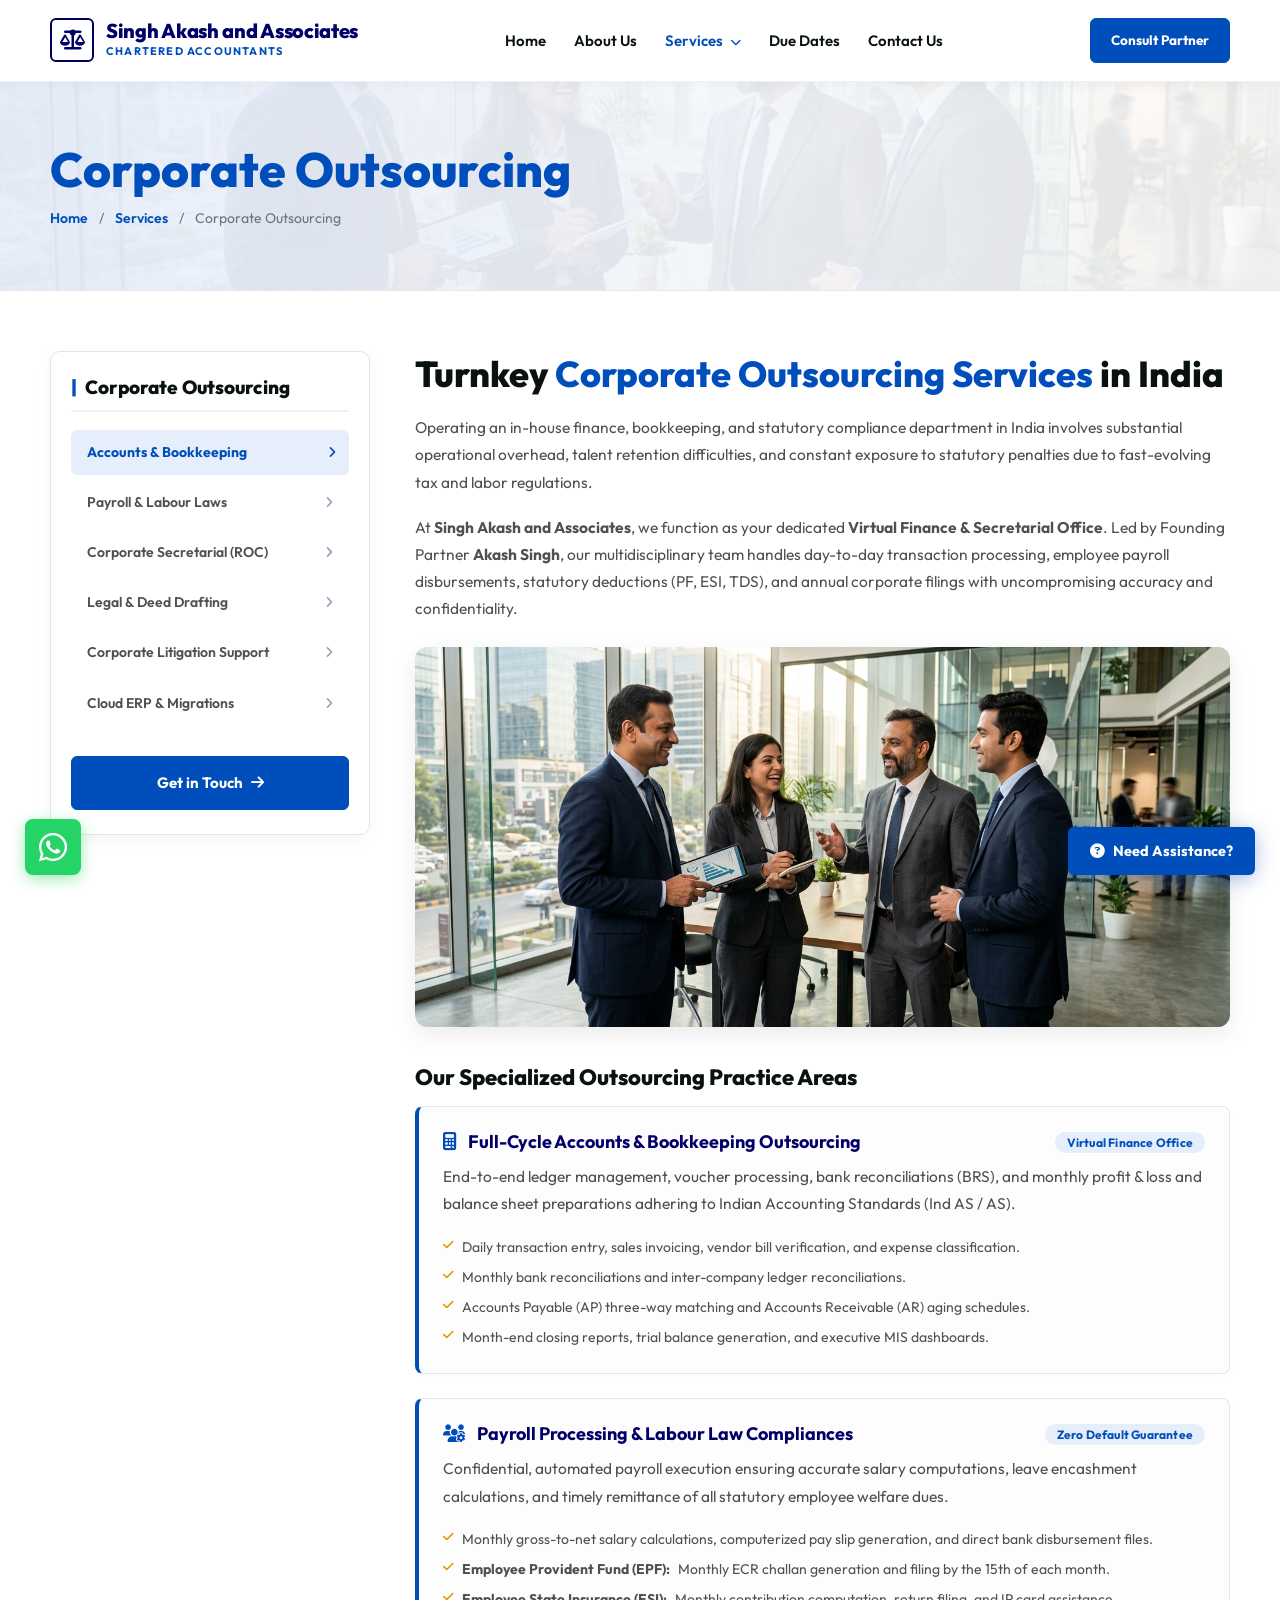
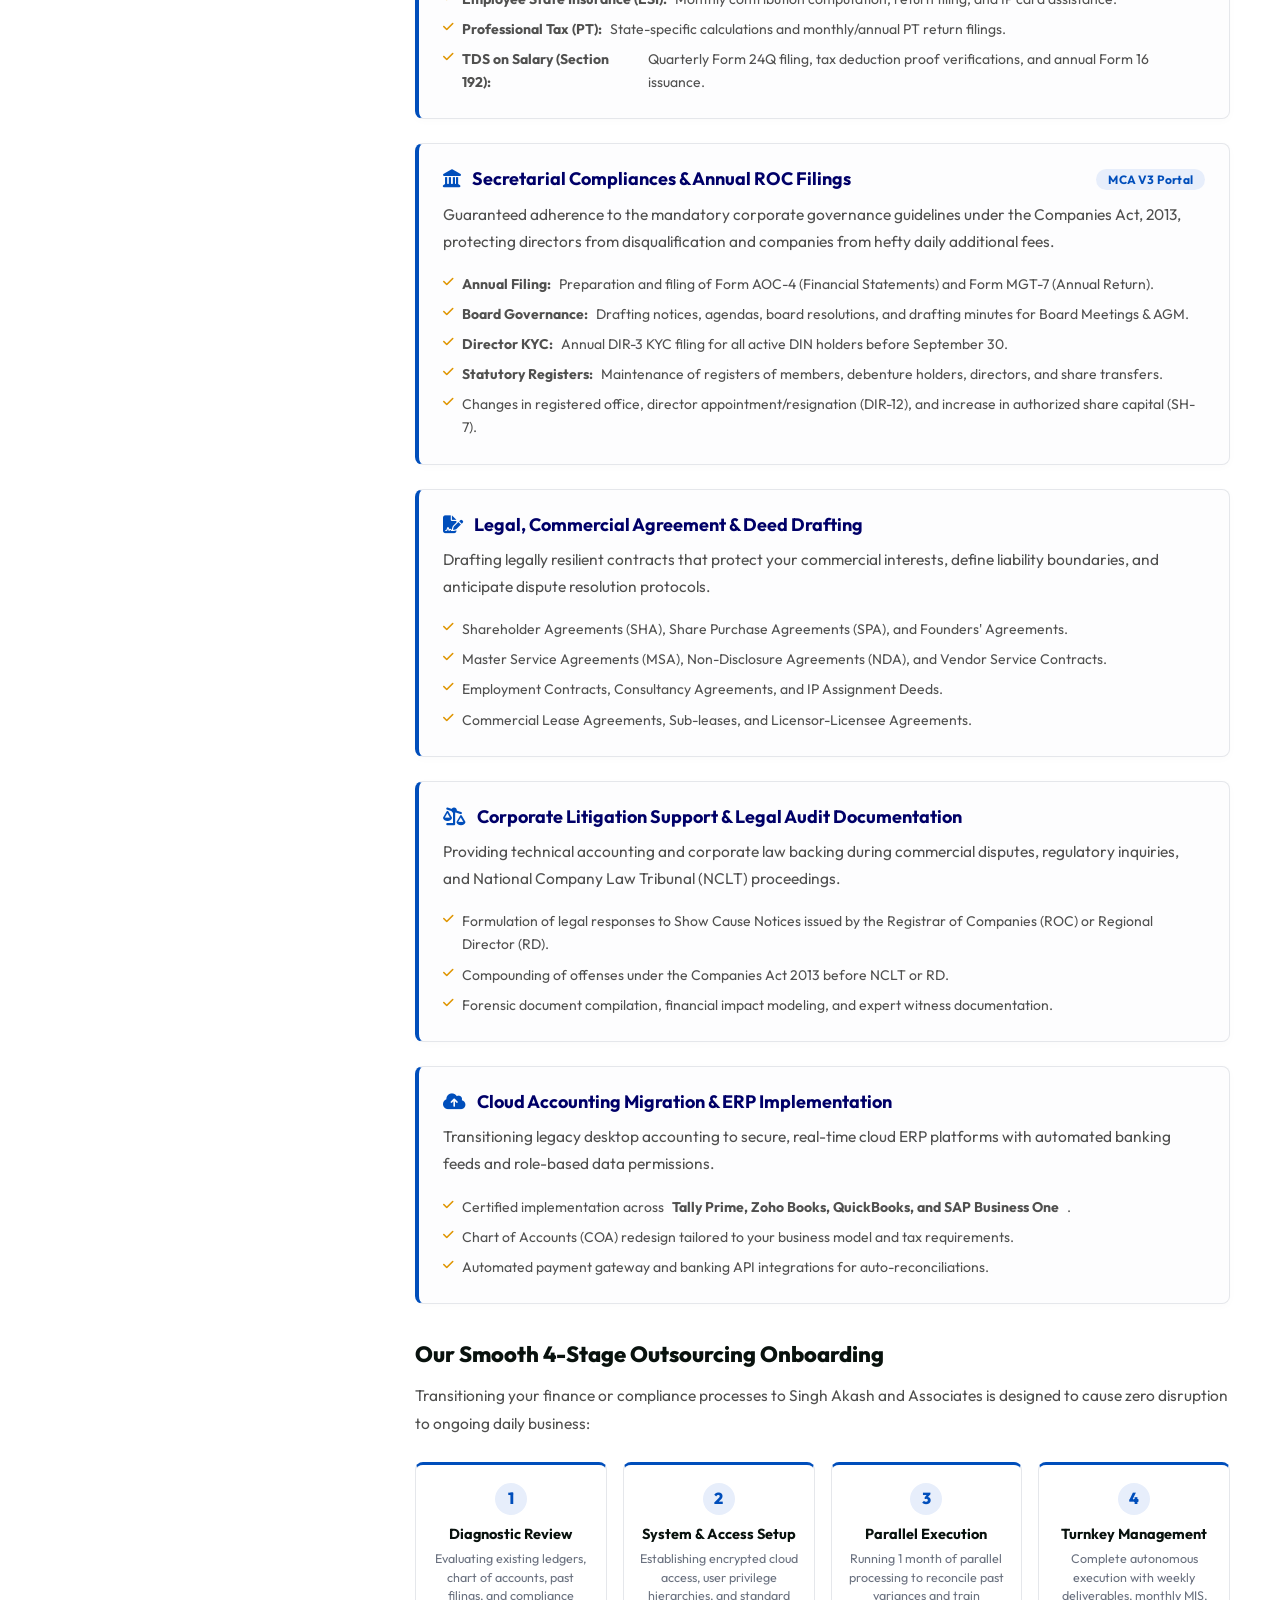
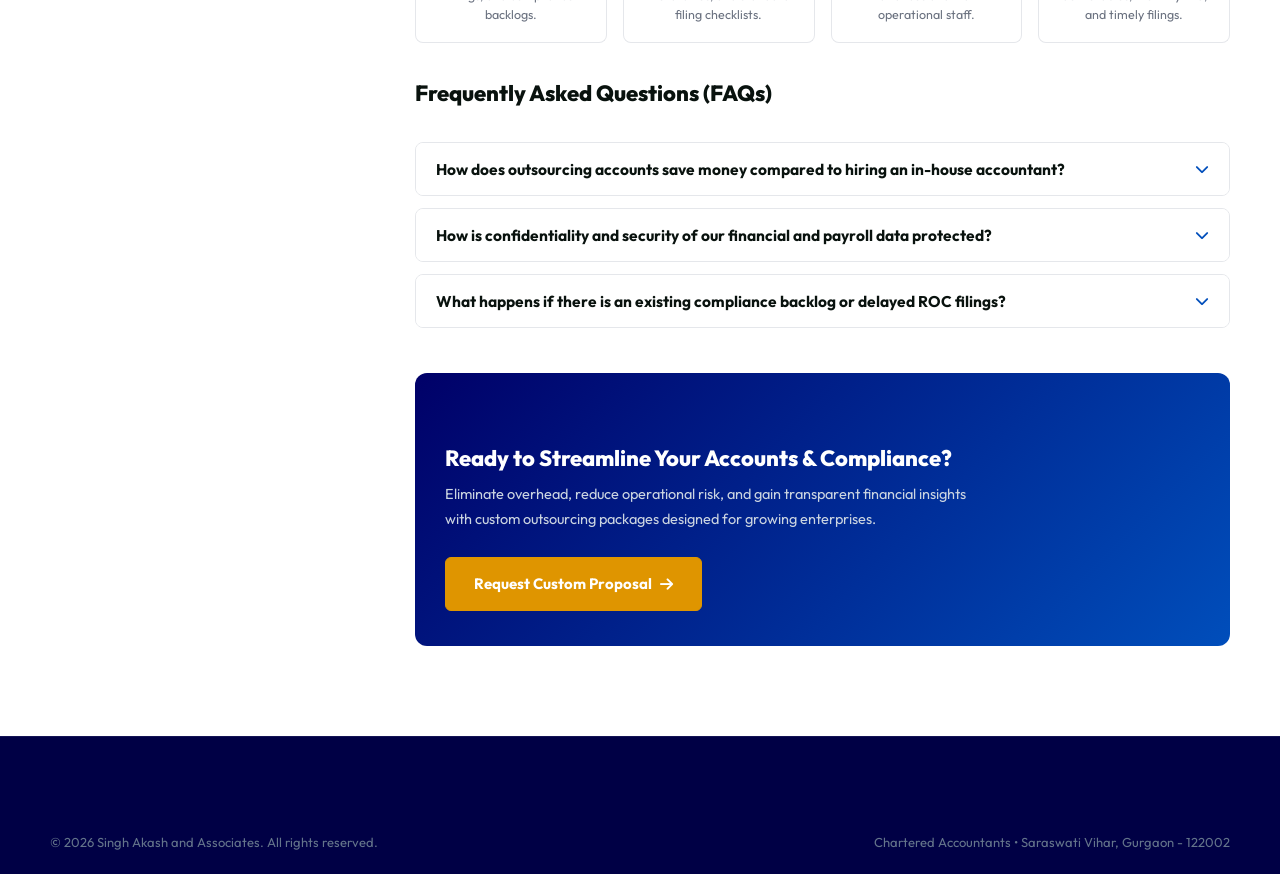
<file: corporate-outsourcing.html>
<!DOCTYPE html>
<html lang="en">
<head>
  <meta charset="utf-8">
  <meta http-equiv="X-UA-Compatible" content="IE=edge">
  <meta name="viewport" content="width=device-width, initial-scale=1.0">

  <!-- Primary SEO Tags -->
  <title>Accounts, Payroll &amp; Corporate Outsourcing | Singh Akash and Associates</title>
  <meta name="title" content="Accounts, Payroll &amp; Corporate Outsourcing | Singh Akash and Associates">
  <meta name="description" content="Turnkey accounting, payroll outsourcing, and corporate secretarial compliance services in India by Singh Akash and Associates. Eliminate overheads and ensure zero-default statutory operations.">
  <meta name="keywords" content="Accounts Outsourcing India, Payroll Outsourcing Gurgaon, ROC Compliance Services, PF ESI Filings, Bookkeeping Outsourcing, Singh Akash and Associates">

  <!-- Favicon -->
  <link rel="shortcut icon" type="image/svg+xml" href="assets/favicon.svg">

  <!-- Font Awesome 6 & Main Stylesheet -->
  <link rel="stylesheet" href="https://cdnjs.cloudflare.com/ajax/libs/font-awesome/6.5.1/css/all.min.css" integrity="sha384-t1nt8BQoYMLFN5p42tRAtuAAFQaCQODekUVeKKZrEnEyp4H2R0RHFz0KWpmj7i8g" crossorigin="anonymous" referrerpolicy="no-referrer">
  <link rel="stylesheet" href="styles/main.css">
</head>
<body>

  <!-- =======================================================================
       HEADER & NAVIGATION
       ======================================================================= -->
  <header class="site-header">
    <div class="container header-container">
      <a href="index.html" class="site-logo" aria-label="Singh Akash and Associates - Home">
        <div class="logo-badge">
          <i class="fa-solid fa-scale-balanced"></i>
        </div>
        <div class="logo-text">
          <span class="logo-firm-name">Singh Akash and Associates</span>
          <span class="logo-firm-sub">Chartered Accountants</span>
        </div>
      </a>

      <nav aria-label="Main Navigation">
        <ul class="nav-links">
          <li><a href="index.html">Home</a></li>
          <li><a href="index.html#about">About Us</a></li>
          <li class="has-mega-menu active">
            <a href="index.html#services">
              Services <i class="fa-solid fa-chevron-down" style="font-size: 11px; margin-left: 4px;"></i>
            </a>
            <div class="mega-menu-wrapper">
              <div class="mega-menu-grid">
                
                <!-- Column 1: Company Registration -->
                <div class="mega-menu-col">
                  <h4><a href="company-registration.html" style="color: inherit; text-decoration: none;"><i class="fa-solid fa-building"></i> Company Registration</a></h4>
                  <ul>
                    <li><a href="company-registration.html#pvt-ltd"><i class="fa-solid fa-angle-right"></i> Private Limited Companies</a></li>
                    <li><a href="company-registration.html#llp"><i class="fa-solid fa-angle-right"></i> Limited Liability Partnership (LLP)</a></li>
                    <li><a href="company-registration.html#startup-india"><i class="fa-solid fa-angle-right"></i> Start-up India (DPIIT)</a></li>
                    <li><a href="company-registration.html#foreign-subsidiaries"><i class="fa-solid fa-angle-right"></i> Foreign Subsidiaries</a></li>
                    <li><a href="company-registration.html#public-ltd"><i class="fa-solid fa-angle-right"></i> Limited Companies (Public)</a></li>
                    <li><a href="company-registration.html#incorporation-process"><i class="fa-solid fa-angle-right"></i> Incorporation Process</a></li>
                    <li><a href="company-registration.html#msme"><i class="fa-solid fa-angle-right"></i> MSME &amp; Trademark</a></li>
                  </ul>
                </div>

                <!-- Column 2: Auditing & Assurance -->
                <div class="mega-menu-col">
                  <h4><a href="audit-and-assurance.html" style="color: inherit; text-decoration: none;"><i class="fa-solid fa-shield-halved"></i> Auditing &amp; Assurance</a></h4>
                  <ul>
                    <li><a href="audit-and-assurance.html#statutory-audit"><i class="fa-solid fa-angle-right"></i> Financial Statement Audit</a></li>
                    <li><a href="audit-and-assurance.html#tax-audit"><i class="fa-solid fa-angle-right"></i> Tax Audit (Section 44AB)</a></li>
                    <li><a href="audit-and-assurance.html#internal-audit"><i class="fa-solid fa-angle-right"></i> Internal &amp; Process Audit</a></li>
                    <li><a href="audit-and-assurance.html#stock-audit"><i class="fa-solid fa-angle-right"></i> Stock &amp; Inventory Audit</a></li>
                    <li><a href="audit-and-assurance.html#ifc-audit"><i class="fa-solid fa-angle-right"></i> Internal Financial Controls (IFC)</a></li>
                    <li><a href="audit-and-assurance.html#udin-verification"><i class="fa-solid fa-angle-right"></i> UDIN Attestations</a></li>
                  </ul>
                </div>

                <!-- Column 3: Taxation & GST -->
                <div class="mega-menu-col">
                  <h4><a href="taxation-and-gst.html" style="color: inherit; text-decoration: none;"><i class="fa-solid fa-scale-balanced"></i> Taxation &amp; GST</a></h4>
                  <ul>
                    <li><a href="taxation-and-gst.html#corporate-tax"><i class="fa-solid fa-angle-right"></i> Corporate &amp; Individual Tax</a></li>
                    <li><a href="taxation-and-gst.html#gst-filings"><i class="fa-solid fa-angle-right"></i> Goods &amp; Services Tax (GST)</a></li>
                    <li><a href="taxation-and-gst.html#gst-refunds"><i class="fa-solid fa-angle-right"></i> Export Refunds &amp; Rebates</a></li>
                    <li><a href="taxation-and-gst.html#capital-gains"><i class="fa-solid fa-angle-right"></i> Capital Gains Advisory</a></li>
                    <li><a href="taxation-and-gst.html#expat-taxation"><i class="fa-solid fa-angle-right"></i> Taxation of Expats &amp; NRIs</a></li>
                    <li><a href="taxation-and-gst.html#scrutiny-appeals"><i class="fa-solid fa-angle-right"></i> Scrutiny &amp; CIT(A) Appeals</a></li>
                  </ul>
                </div>

                <!-- Column 4: Corporate Outsourcing -->
                <div class="mega-menu-col">
                  <h4><a href="corporate-outsourcing.html" style="color: inherit; text-decoration: none;"><i class="fa-solid fa-briefcase"></i> Corporate Outsourcing</a></h4>
                  <ul>
                    <li><a href="corporate-outsourcing.html#accounts-outsourcing"><i class="fa-solid fa-angle-right"></i> Accounts &amp; Bookkeeping Outsourcing</a></li>
                    <li><a href="corporate-outsourcing.html#payroll-management"><i class="fa-solid fa-angle-right"></i> Payroll &amp; Statutory Deductions</a></li>
                    <li><a href="corporate-outsourcing.html#secretarial-compliance"><i class="fa-solid fa-angle-right"></i> Corporate Secretarial (ROC)</a></li>
                    <li><a href="corporate-outsourcing.html#legal-drafting"><i class="fa-solid fa-angle-right"></i> Agreement &amp; Deed Drafting</a></li>
                    <li><a href="corporate-outsourcing.html#litigation-support"><i class="fa-solid fa-angle-right"></i> Litigation Support Outsourcing</a></li>
                    <li><a href="corporate-outsourcing.html#cloud-accounting"><i class="fa-solid fa-angle-right"></i> Cloud ERP &amp; Migrations</a></li>
                  </ul>
                </div>

                <!-- Column 5: Reporting & FEMA -->
                <div class="mega-menu-col">
                  <h4><a href="ifrs-and-fema.html" style="color: inherit; text-decoration: none;"><i class="fa-solid fa-globe"></i> Reporting &amp; FEMA</a></h4>
                  <ul>
                    <li><a href="ifrs-and-fema.html#transfer-pricing"><i class="fa-solid fa-angle-right"></i> Transfer Pricing (Form 3CEB)</a></li>
                    <li><a href="ifrs-and-fema.html#fema-fdi"><i class="fa-solid fa-angle-right"></i> FEMA Reporting (FC-GPR / FLA)</a></li>
                    <li><a href="ifrs-and-fema.html#foreign-remittances"><i class="fa-solid fa-angle-right"></i> Form 15CA &amp; 15CB Remittance</a></li>
                    <li><a href="ifrs-and-fema.html#ifrs-indas"><i class="fa-solid fa-angle-right"></i> IFRS &amp; Ind AS Reporting</a></li>
                    <li><a href="ifrs-and-fema.html#dtaa-relief"><i class="fa-solid fa-angle-right"></i> DTAA &amp; Cross-Border Relief</a></li>
                  </ul>
                </div>

                <!-- Column 6: Special Areas & Virtual CFO -->
                <div class="mega-menu-col">
                  <h4><a href="virtual-cfo-services.html" style="color: inherit; text-decoration: none;"><i class="fa-solid fa-chart-pie"></i> Special Areas &amp; CFO</a></h4>
                  <ul>
                    <li><a href="virtual-cfo-services.html#virtual-cfo"><i class="fa-solid fa-angle-right"></i> Virtual CFO Retainer</a></li>
                    <li><a href="virtual-cfo-services.html#due-diligence"><i class="fa-solid fa-angle-right"></i> Financial &amp; Tax Due Diligence</a></li>
                    <li><a href="virtual-cfo-services.html#business-valuation"><i class="fa-solid fa-angle-right"></i> Business Valuation (DCF)</a></li>
                    <li><a href="virtual-cfo-services.html#esop-advisory"><i class="fa-solid fa-angle-right"></i> Share Based Payments (ESOPs)</a></li>
                    <li><a href="virtual-cfo-services.html#resident-director"><i class="fa-solid fa-angle-right"></i> Resident Director Services</a></li>
                    <li><a href="virtual-cfo-services.html#ngo-services"><i class="fa-solid fa-angle-right"></i> Societies &amp; NGO Advisory</a></li>
                  </ul>
                </div>

              </div>
            </div>
          </li>
          <li><a href="index.html#due-dates">Due Dates</a></li>
          <li><a href="index.html#contact">Contact Us</a></li>
        </ul>
      </nav>

      <div style="display: flex; align-items: center; gap: 12px;">
        <a href="#consultation-card" class="btn-royal-blue" style="padding: 10px 20px; font-size: 13.5px;">
          Consult Partner
        </a>
        <button class="mobile-menu-btn" id="mobileMenuBtn" aria-label="Toggle navigation">
          <i class="fa-solid fa-bars"></i>
        </button>
      </div>
    </div>
  </header>

  <!-- =======================================================================
       PAGE BANNER
       ======================================================================= -->
  <section class="page-banner-section">
    <div class="container">
      <div class="page-banner-content">
        <h1 class="page-banner-title">Corporate Outsourcing</h1>
        <div class="page-breadcrumb">
          <a href="index.html">Home</a> &nbsp;/&nbsp; 
          <a href="index.html#services">Services</a> &nbsp;/&nbsp; 
          <span>Corporate Outsourcing</span>
        </div>
      </div>
    </div>
  </section>

  <!-- =======================================================================
       SERVICE DETAILS 2-COLUMN AREA
       ======================================================================= -->
  <section class="service-details-area">
    <div class="container">
      <div class="service-details-grid">

        <!-- LEFT SIDEBAR -->
        <aside class="service-details-sidebar">
          <h3 class="service-sidebar-title">
            <span class="bar-accent">|</span> Corporate Outsourcing
          </h3>

          <ul class="service-sidebar-menu">
            <li class="active">
              <a href="#accounts-outsourcing">
                <span>Accounts &amp; Bookkeeping</span>
                <i class="fa-solid fa-angle-right"></i>
              </a>
            </li>
            <li>
              <a href="#payroll-management">
                <span>Payroll &amp; Labour Laws</span>
                <i class="fa-solid fa-angle-right"></i>
              </a>
            </li>
            <li>
              <a href="#secretarial-compliance">
                <span>Corporate Secretarial (ROC)</span>
                <i class="fa-solid fa-angle-right"></i>
              </a>
            </li>
            <li>
              <a href="#legal-drafting">
                <span>Legal &amp; Deed Drafting</span>
                <i class="fa-solid fa-angle-right"></i>
              </a>
            </li>
            <li>
              <a href="#litigation-support">
                <span>Corporate Litigation Support</span>
                <i class="fa-solid fa-angle-right"></i>
              </a>
            </li>
            <li>
              <a href="#cloud-accounting">
                <span>Cloud ERP &amp; Migrations</span>
                <i class="fa-solid fa-angle-right"></i>
              </a>
            </li>
          </ul>

          <a href="index.html#consultation-form" class="btn-royal-blue service-sidebar-cta">
            Get in Touch <i class="fa-solid fa-arrow-right"></i>
          </a>
        </aside>

        <!-- MAIN ARTICLE CONTENT -->
        <main class="single-service-contents">
          <h2 id="accounts-outsourcing">Turnkey <span>Corporate Outsourcing Services</span> in India</h2>
          
          <p>
            Operating an in-house finance, bookkeeping, and statutory compliance department in India involves substantial operational overhead, talent retention difficulties, and constant exposure to statutory penalties due to fast-evolving tax and labor regulations.
          </p>
          <p>
            At <strong>Singh Akash and Associates</strong>, we function as your dedicated <strong>Virtual Finance &amp; Secretarial Office</strong>. Led by Founding Partner <strong>Akash Singh</strong>, our multidisciplinary team handles day-to-day transaction processing, employee payroll disbursements, statutory deductions (PF, ESI, TDS), and annual corporate filings with uncompromising accuracy and confidentiality.
          </p>

          <div class="single-blog-img">
            <img src="assets/hero-bg.jpg" alt="Corporate Outsourcing and Finance Management - Singh Akash and Associates" loading="lazy">
          </div>

          <h3>Our Specialized Outsourcing Practice Areas</h3>

          <!-- Sub-Card 1: Accounts & Bookkeeping -->
          <div class="article-sub-card" id="accounts-outsourcing">
            <h4>
              <span><i class="fa-solid fa-calculator" style="color: var(--primary-blue); margin-right: 8px;"></i> Full-Cycle Accounts &amp; Bookkeeping Outsourcing</span>
              <span class="pill-badge" style="margin: 0; padding: 3px 12px; font-size: 12px;">Virtual Finance Office</span>
            </h4>
            <p>
              End-to-end ledger management, voucher processing, bank reconciliations (BRS), and monthly profit &amp; loss and balance sheet preparations adhering to Indian Accounting Standards (Ind AS / AS).
            </p>
            <ul>
              <li><i class="fa-solid fa-check"></i> Daily transaction entry, sales invoicing, vendor bill verification, and expense classification.</li>
              <li><i class="fa-solid fa-check"></i> Monthly bank reconciliations and inter-company ledger reconciliations.</li>
              <li><i class="fa-solid fa-check"></i> Accounts Payable (AP) three-way matching and Accounts Receivable (AR) aging schedules.</li>
              <li><i class="fa-solid fa-check"></i> Month-end closing reports, trial balance generation, and executive MIS dashboards.</li>
            </ul>
          </div>

          <!-- Sub-Card 2: Payroll Management -->
          <div class="article-sub-card" id="payroll-management">
            <h4>
              <span><i class="fa-solid fa-users-gear" style="color: var(--primary-blue); margin-right: 8px;"></i> Payroll Processing &amp; Labour Law Compliances</span>
              <span class="pill-badge" style="margin: 0; padding: 3px 12px; font-size: 12px;">Zero Default Guarantee</span>
            </h4>
            <p>
              Confidential, automated payroll execution ensuring accurate salary computations, leave encashment calculations, and timely remittance of all statutory employee welfare dues.
            </p>
            <ul>
              <li><i class="fa-solid fa-check"></i> Monthly gross-to-net salary calculations, computerized pay slip generation, and direct bank disbursement files.</li>
              <li><i class="fa-solid fa-check"></i> <strong>Employee Provident Fund (EPF):</strong> Monthly ECR challan generation and filing by the 15th of each month.</li>
              <li><i class="fa-solid fa-check"></i> <strong>Employee State Insurance (ESI):</strong> Monthly contribution computation, return filing, and IP card assistance.</li>
              <li><i class="fa-solid fa-check"></i> <strong>Professional Tax (PT):</strong> State-specific calculations and monthly/annual PT return filings.</li>
              <li><i class="fa-solid fa-check"></i> <strong>TDS on Salary (Section 192):</strong> Quarterly Form 24Q filing, tax deduction proof verifications, and annual Form 16 issuance.</li>
            </ul>
          </div>

          <!-- Sub-Card 3: Secretarial Compliances -->
          <div class="article-sub-card" id="secretarial-compliance">
            <h4>
              <span><i class="fa-solid fa-landmark" style="color: var(--primary-blue); margin-right: 8px;"></i> Secretarial Compliances &amp; Annual ROC Filings</span>
              <span class="pill-badge" style="margin: 0; padding: 3px 12px; font-size: 12px;">MCA V3 Portal</span>
            </h4>
            <p>
              Guaranteed adherence to the mandatory corporate governance guidelines under the Companies Act, 2013, protecting directors from disqualification and companies from hefty daily additional fees.
            </p>
            <ul>
              <li><i class="fa-solid fa-check"></i> <strong>Annual Filing:</strong> Preparation and filing of Form AOC-4 (Financial Statements) and Form MGT-7 (Annual Return).</li>
              <li><i class="fa-solid fa-check"></i> <strong>Board Governance:</strong> Drafting notices, agendas, board resolutions, and drafting minutes for Board Meetings &amp; AGM.</li>
              <li><i class="fa-solid fa-check"></i> <strong>Director KYC:</strong> Annual DIR-3 KYC filing for all active DIN holders before September 30.</li>
              <li><i class="fa-solid fa-check"></i> <strong>Statutory Registers:</strong> Maintenance of registers of members, debenture holders, directors, and share transfers.</li>
              <li><i class="fa-solid fa-check"></i> Changes in registered office, director appointment/resignation (DIR-12), and increase in authorized share capital (SH-7).</li>
            </ul>
          </div>

          <!-- Sub-Card 4: Legal & Deed Drafting -->
          <div class="article-sub-card" id="legal-drafting">
            <h4>
              <span><i class="fa-solid fa-file-signature" style="color: var(--primary-blue); margin-right: 8px;"></i> Legal, Commercial Agreement &amp; Deed Drafting</span>
            </h4>
            <p>
              Drafting legally resilient contracts that protect your commercial interests, define liability boundaries, and anticipate dispute resolution protocols.
            </p>
            <ul>
              <li><i class="fa-solid fa-check"></i> Shareholder Agreements (SHA), Share Purchase Agreements (SPA), and Founders' Agreements.</li>
              <li><i class="fa-solid fa-check"></i> Master Service Agreements (MSA), Non-Disclosure Agreements (NDA), and Vendor Service Contracts.</li>
              <li><i class="fa-solid fa-check"></i> Employment Contracts, Consultancy Agreements, and IP Assignment Deeds.</li>
              <li><i class="fa-solid fa-check"></i> Commercial Lease Agreements, Sub-leases, and Licensor-Licensee Agreements.</li>
            </ul>
          </div>

          <!-- Sub-Card 5: Corporate Litigation Support -->
          <div class="article-sub-card" id="litigation-support">
            <h4>
              <span><i class="fa-solid fa-scale-unbalanced-flip" style="color: var(--primary-blue); margin-right: 8px;"></i> Corporate Litigation Support &amp; Legal Audit Documentation</span>
            </h4>
            <p>
              Providing technical accounting and corporate law backing during commercial disputes, regulatory inquiries, and National Company Law Tribunal (NCLT) proceedings.
            </p>
            <ul>
              <li><i class="fa-solid fa-check"></i> Formulation of legal responses to Show Cause Notices issued by the Registrar of Companies (ROC) or Regional Director (RD).</li>
              <li><i class="fa-solid fa-check"></i> Compounding of offenses under the Companies Act 2013 before NCLT or RD.</li>
              <li><i class="fa-solid fa-check"></i> Forensic document compilation, financial impact modeling, and expert witness documentation.</li>
            </ul>
          </div>

          <!-- Sub-Card 6: Cloud Accounting Migration -->
          <div class="article-sub-card" id="cloud-accounting">
            <h4>
              <span><i class="fa-solid fa-cloud-arrow-up" style="color: var(--primary-blue); margin-right: 8px;"></i> Cloud Accounting Migration &amp; ERP Implementation</span>
            </h4>
            <p>
              Transitioning legacy desktop accounting to secure, real-time cloud ERP platforms with automated banking feeds and role-based data permissions.
            </p>
            <ul>
              <li><i class="fa-solid fa-check"></i> Certified implementation across <strong>Tally Prime, Zoho Books, QuickBooks, and SAP Business One</strong>.</li>
              <li><i class="fa-solid fa-check"></i> Chart of Accounts (COA) redesign tailored to your business model and tax requirements.</li>
              <li><i class="fa-solid fa-check"></i> Automated payment gateway and banking API integrations for auto-reconciliations.</li>
            </ul>
          </div>

          <!-- 4-Step Process -->
          <h3>Our Smooth 4-Stage Outsourcing Onboarding</h3>
          <p>
            Transitioning your finance or compliance processes to Singh Akash and Associates is designed to cause zero disruption to ongoing daily business:
          </p>

          <div class="process-steps-grid">
            <div class="process-step-box">
              <span class="step-num-badge">1</span>
              <h5>Diagnostic Review</h5>
              <p>Evaluating existing ledgers, chart of accounts, past filings, and compliance backlogs.</p>
            </div>
            <div class="process-step-box">
              <span class="step-num-badge">2</span>
              <h5>System &amp; Access Setup</h5>
              <p>Establishing encrypted cloud access, user privilege hierarchies, and standard filing checklists.</p>
            </div>
            <div class="process-step-box">
              <span class="step-num-badge">3</span>
              <h5>Parallel Execution</h5>
              <p>Running 1 month of parallel processing to reconcile past variances and train operational staff.</p>
            </div>
            <div class="process-step-box">
              <span class="step-num-badge">4</span>
              <h5>Turnkey Management</h5>
              <p>Complete autonomous execution with weekly deliverables, monthly MIS, and timely filings.</p>
            </div>
          </div>

          <!-- FAQ Accordions -->
          <h3>Frequently Asked Questions (FAQs)</h3>
          <div class="faq-box-wrap">
            <div class="faq-item">
              <button class="faq-question" type="button" onclick="toggleFaq(this)">
                <span>How does outsourcing accounts save money compared to hiring an in-house accountant?</span>
                <i class="fa-solid fa-chevron-down"></i>
              </button>
              <div class="faq-answer">
                An in-house accountant commands a fixed monthly salary, employee benefits (PF/ESI/bonuses), software licenses, office infrastructure, and management oversight. More importantly, single accountants often lack specialized knowledge of complex GST, TDS, and Companies Act changes. Outsourcing to Singh Akash and Associates provides an entire team of qualified Chartered Accountants and tax professionals at a fraction of the full-time hiring cost, with guaranteed continuity and zero attrition risk.
              </div>
            </div>

            <div class="faq-item">
              <button class="faq-question" type="button" onclick="toggleFaq(this)">
                <span>How is confidentiality and security of our financial and payroll data protected?</span>
                <i class="fa-solid fa-chevron-down"></i>
              </button>
              <div class="faq-answer">
                We sign formal Non-Disclosure Agreements (NDAs) prior to onboarding. All accounting files and financial records are maintained on secure, ISO-certified cloud servers with two-factor authentication (2FA), encrypted data transfers, and strict role-based access controls limiting data visibility strictly to assigned engagement partners.
              </div>
            </div>

            <div class="faq-item">
              <button class="faq-question" type="button" onclick="toggleFaq(this)">
                <span>What happens if there is an existing compliance backlog or delayed ROC filings?</span>
                <i class="fa-solid fa-chevron-down"></i>
              </button>
              <div class="faq-answer">
                Our initial diagnostic review specifically audits past filings to identify any pending AOC-4, MGT-7, DIR-3 KYC, or GST returns. We calculate applicable additional fees, draft condonation petitions or compounding applications where necessary, and systematically clear historical defaults to restore your company to active, clean standing.
              </div>
            </div>
          </div>

          <!-- Bottom In-Page Consultation Card -->
          <div class="service-cta-card" id="consultation-card">
            <div>
              <h3>Ready to Streamline Your Accounts &amp; Compliance?</h3>
              <p>
                Eliminate overhead, reduce operational risk, and gain transparent financial insights with custom outsourcing packages designed for growing enterprises.
              </p>
            </div>
            <a href="index.html#consultation-form" class="btn-golden-amber" style="white-space: nowrap; font-size: 15px;">
              Request Custom Proposal <i class="fa-solid fa-arrow-right"></i>
            </a>
          </div>

        </main>
      </div>
    </div>
  </section>

  <!-- =======================================================================
       SITE FOOTER
       ======================================================================= -->
  <footer class="site-footer">
    <div class="container">
      <div class="footer-bottom-bar">
        <div>&copy; 2026 Singh Akash and Associates. All rights reserved.</div>
        <div>Chartered Accountants &bull; Saraswati Vihar, Gurgaon - 122002</div>
      </div>
    </div>
  </footer>

  <!-- Floating Widgets -->
  <a href="https://wa.me/918860137679" target="_blank" class="whatsapp-floating-widget" aria-label="WhatsApp">
    <i class="fa-brands fa-whatsapp"></i>
  </a>
  <a href="index.html#consultation-form" class="need-assistance-btn" aria-label="Need Assistance">
    <i class="fa-solid fa-circle-question"></i> Need Assistance?
  </a>

  <script>
    function toggleFaq(btn) {
      const item = btn.closest('.faq-item');
      item.classList.toggle('active');
    }
  </script>
</body>
</html>
</file>
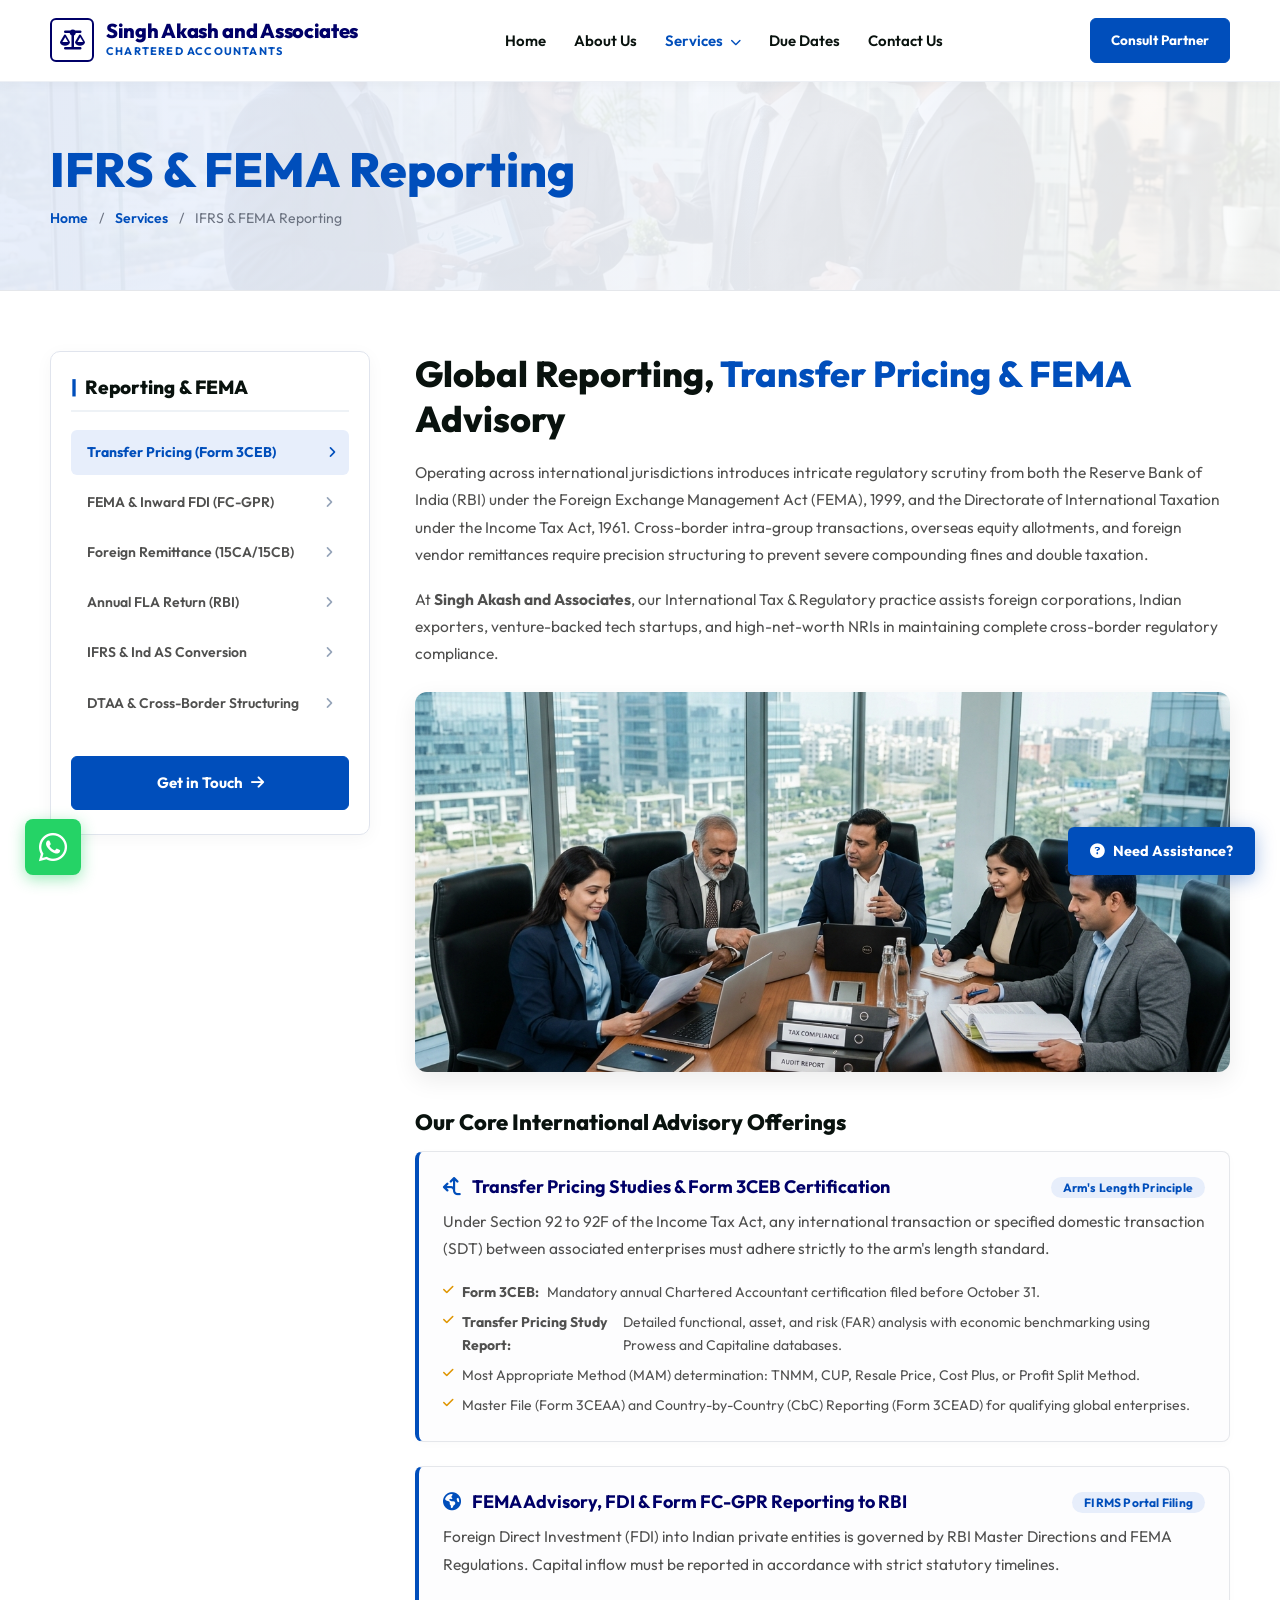
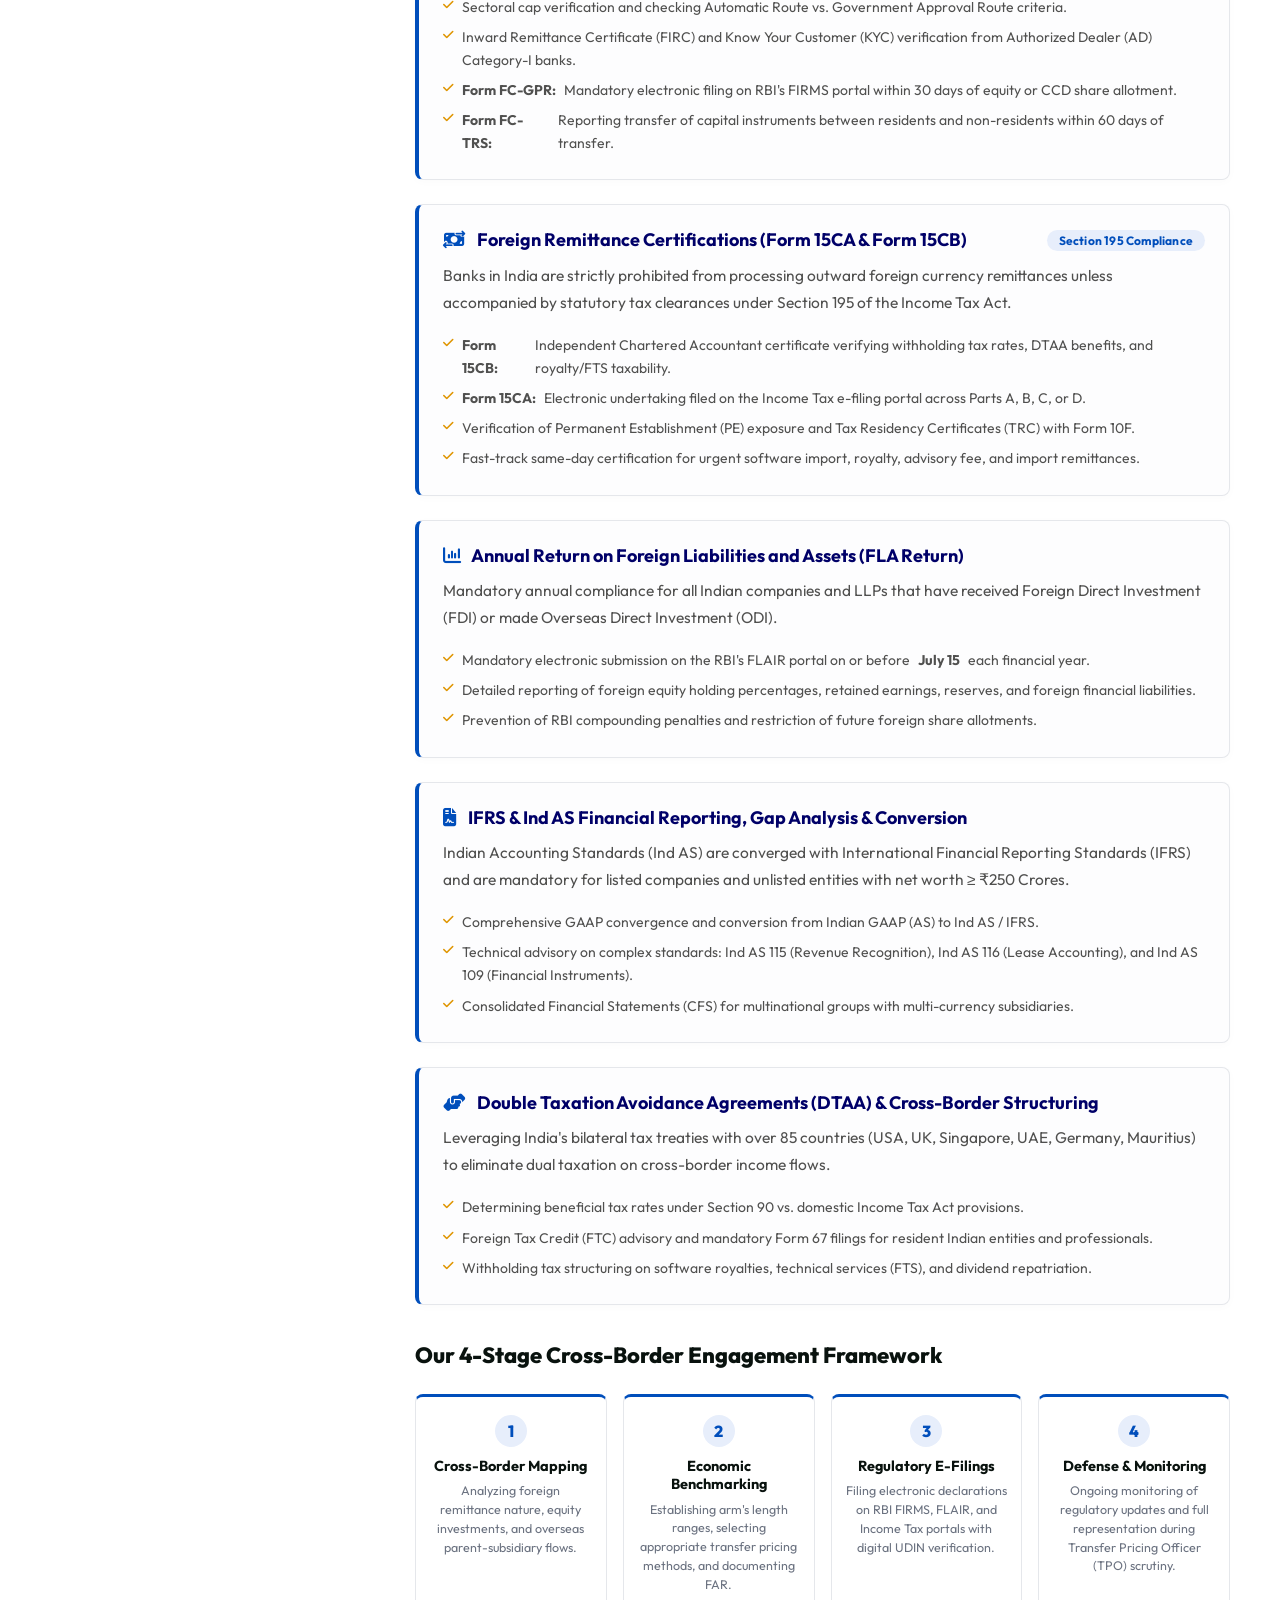
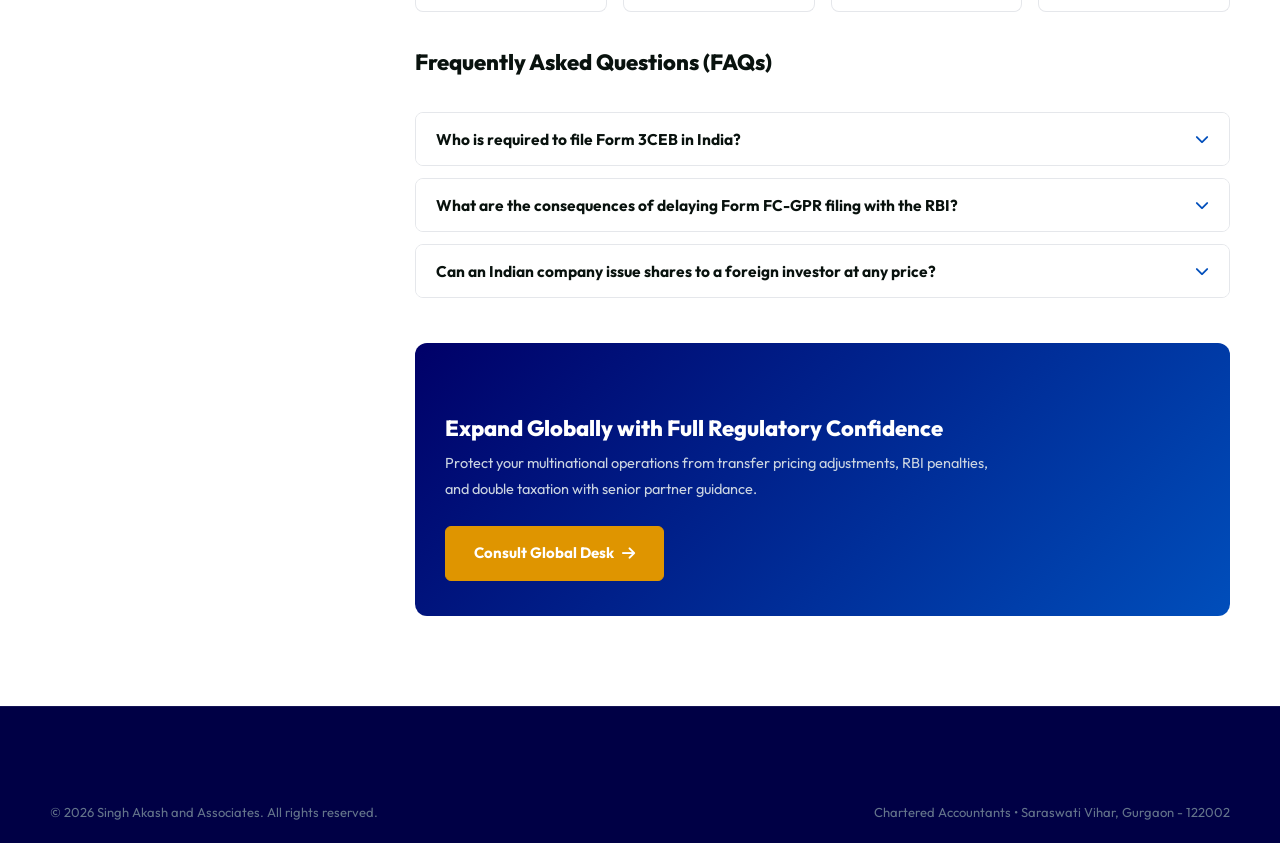
<file: ifrs-and-fema.html>
<!DOCTYPE html>
<html lang="en">
<head>
  <meta charset="utf-8">
  <meta http-equiv="X-UA-Compatible" content="IE=edge">
  <meta name="viewport" content="width=device-width, initial-scale=1.0">

  <!-- Primary SEO Tags -->
  <title>IFRS, Transfer Pricing &amp; FEMA Advisory | Singh Akash and Associates</title>
  <meta name="title" content="IFRS, Transfer Pricing &amp; FEMA Advisory | Singh Akash and Associates">
  <meta name="description" content="Cross-border tax planning, Transfer Pricing documentation (Form 3CEB), RBI FEMA compliance (FC-GPR, FLA), and IFRS / Ind AS financial reporting by Singh Akash and Associates.">
  <meta name="keywords" content="Transfer Pricing Form 3CEB, FEMA Compliance India, FDI FC-GPR Reporting, Form 15CA 15CB, Ind AS Conversion, Cross Border Tax Gurgaon, Singh Akash and Associates">

  <!-- Favicon -->
  <link rel="shortcut icon" type="image/svg+xml" href="assets/favicon.svg">

  <!-- Font Awesome 6 & Main Stylesheet -->
  <link rel="stylesheet" href="https://cdnjs.cloudflare.com/ajax/libs/font-awesome/6.5.1/css/all.min.css" integrity="sha384-t1nt8BQoYMLFN5p42tRAtuAAFQaCQODekUVeKKZrEnEyp4H2R0RHFz0KWpmj7i8g" crossorigin="anonymous" referrerpolicy="no-referrer">
  <link rel="stylesheet" href="styles/main.css">
</head>
<body>

  <!-- =======================================================================
       HEADER & NAVIGATION
       ======================================================================= -->
  <header class="site-header">
    <div class="container header-container">
      <a href="index.html" class="site-logo" aria-label="Singh Akash and Associates - Home">
        <div class="logo-badge">
          <i class="fa-solid fa-scale-balanced"></i>
        </div>
        <div class="logo-text">
          <span class="logo-firm-name">Singh Akash and Associates</span>
          <span class="logo-firm-sub">Chartered Accountants</span>
        </div>
      </a>

      <nav aria-label="Main Navigation">
        <ul class="nav-links">
          <li><a href="index.html">Home</a></li>
          <li><a href="index.html#about">About Us</a></li>
          <li class="has-mega-menu active">
            <a href="index.html#services">
              Services <i class="fa-solid fa-chevron-down" style="font-size: 11px; margin-left: 4px;"></i>
            </a>
            <div class="mega-menu-wrapper">
              <div class="mega-menu-grid">
                
                <!-- Column 1: Company Registration -->
                <div class="mega-menu-col">
                  <h4><a href="company-registration.html" style="color: inherit; text-decoration: none;"><i class="fa-solid fa-building"></i> Company Registration</a></h4>
                  <ul>
                    <li><a href="company-registration.html#pvt-ltd"><i class="fa-solid fa-angle-right"></i> Private Limited Companies</a></li>
                    <li><a href="company-registration.html#llp"><i class="fa-solid fa-angle-right"></i> Limited Liability Partnership (LLP)</a></li>
                    <li><a href="company-registration.html#startup-india"><i class="fa-solid fa-angle-right"></i> Start-up India (DPIIT)</a></li>
                    <li><a href="company-registration.html#foreign-subsidiaries"><i class="fa-solid fa-angle-right"></i> Foreign Subsidiaries</a></li>
                    <li><a href="company-registration.html#public-ltd"><i class="fa-solid fa-angle-right"></i> Limited Companies (Public)</a></li>
                    <li><a href="company-registration.html#incorporation-process"><i class="fa-solid fa-angle-right"></i> Incorporation Process</a></li>
                    <li><a href="company-registration.html#msme"><i class="fa-solid fa-angle-right"></i> MSME &amp; Trademark</a></li>
                  </ul>
                </div>

                <!-- Column 2: Auditing & Assurance -->
                <div class="mega-menu-col">
                  <h4><a href="audit-and-assurance.html" style="color: inherit; text-decoration: none;"><i class="fa-solid fa-shield-halved"></i> Auditing &amp; Assurance</a></h4>
                  <ul>
                    <li><a href="audit-and-assurance.html#statutory-audit"><i class="fa-solid fa-angle-right"></i> Financial Statement Audit</a></li>
                    <li><a href="audit-and-assurance.html#tax-audit"><i class="fa-solid fa-angle-right"></i> Tax Audit (Section 44AB)</a></li>
                    <li><a href="audit-and-assurance.html#internal-audit"><i class="fa-solid fa-angle-right"></i> Internal &amp; Process Audit</a></li>
                    <li><a href="audit-and-assurance.html#stock-audit"><i class="fa-solid fa-angle-right"></i> Stock &amp; Inventory Audit</a></li>
                    <li><a href="audit-and-assurance.html#ifc-audit"><i class="fa-solid fa-angle-right"></i> Internal Financial Controls (IFC)</a></li>
                    <li><a href="audit-and-assurance.html#udin-verification"><i class="fa-solid fa-angle-right"></i> UDIN Attestations</a></li>
                  </ul>
                </div>

                <!-- Column 3: Taxation & GST -->
                <div class="mega-menu-col">
                  <h4><a href="taxation-and-gst.html" style="color: inherit; text-decoration: none;"><i class="fa-solid fa-scale-balanced"></i> Taxation &amp; GST</a></h4>
                  <ul>
                    <li><a href="taxation-and-gst.html#corporate-tax"><i class="fa-solid fa-angle-right"></i> Corporate &amp; Individual Tax</a></li>
                    <li><a href="taxation-and-gst.html#gst-filings"><i class="fa-solid fa-angle-right"></i> Goods &amp; Services Tax (GST)</a></li>
                    <li><a href="taxation-and-gst.html#gst-refunds"><i class="fa-solid fa-angle-right"></i> Export Refunds &amp; Rebates</a></li>
                    <li><a href="taxation-and-gst.html#capital-gains"><i class="fa-solid fa-angle-right"></i> Capital Gains Advisory</a></li>
                    <li><a href="taxation-and-gst.html#expat-taxation"><i class="fa-solid fa-angle-right"></i> Taxation of Expats &amp; NRIs</a></li>
                    <li><a href="taxation-and-gst.html#scrutiny-appeals"><i class="fa-solid fa-angle-right"></i> Scrutiny &amp; CIT(A) Appeals</a></li>
                  </ul>
                </div>

                <!-- Column 4: Corporate Outsourcing -->
                <div class="mega-menu-col">
                  <h4><a href="corporate-outsourcing.html" style="color: inherit; text-decoration: none;"><i class="fa-solid fa-briefcase"></i> Corporate Outsourcing</a></h4>
                  <ul>
                    <li><a href="corporate-outsourcing.html#accounts-outsourcing"><i class="fa-solid fa-angle-right"></i> Accounts &amp; Bookkeeping Outsourcing</a></li>
                    <li><a href="corporate-outsourcing.html#payroll-management"><i class="fa-solid fa-angle-right"></i> Payroll &amp; Statutory Deductions</a></li>
                    <li><a href="corporate-outsourcing.html#secretarial-compliance"><i class="fa-solid fa-angle-right"></i> Corporate Secretarial (ROC)</a></li>
                    <li><a href="corporate-outsourcing.html#legal-drafting"><i class="fa-solid fa-angle-right"></i> Agreement &amp; Deed Drafting</a></li>
                    <li><a href="corporate-outsourcing.html#litigation-support"><i class="fa-solid fa-angle-right"></i> Litigation Support Outsourcing</a></li>
                    <li><a href="corporate-outsourcing.html#cloud-accounting"><i class="fa-solid fa-angle-right"></i> Cloud ERP &amp; Migrations</a></li>
                  </ul>
                </div>

                <!-- Column 5: Reporting & FEMA -->
                <div class="mega-menu-col">
                  <h4><a href="ifrs-and-fema.html" style="color: inherit; text-decoration: none;"><i class="fa-solid fa-globe"></i> Reporting &amp; FEMA</a></h4>
                  <ul>
                    <li><a href="ifrs-and-fema.html#transfer-pricing"><i class="fa-solid fa-angle-right"></i> Transfer Pricing (Form 3CEB)</a></li>
                    <li><a href="ifrs-and-fema.html#fema-fdi"><i class="fa-solid fa-angle-right"></i> FEMA Reporting (FC-GPR / FLA)</a></li>
                    <li><a href="ifrs-and-fema.html#foreign-remittances"><i class="fa-solid fa-angle-right"></i> Form 15CA &amp; 15CB Remittance</a></li>
                    <li><a href="ifrs-and-fema.html#ifrs-indas"><i class="fa-solid fa-angle-right"></i> IFRS &amp; Ind AS Reporting</a></li>
                    <li><a href="ifrs-and-fema.html#dtaa-relief"><i class="fa-solid fa-angle-right"></i> DTAA &amp; Cross-Border Relief</a></li>
                  </ul>
                </div>

                <!-- Column 6: Special Areas & Virtual CFO -->
                <div class="mega-menu-col">
                  <h4><a href="virtual-cfo-services.html" style="color: inherit; text-decoration: none;"><i class="fa-solid fa-chart-pie"></i> Special Areas &amp; CFO</a></h4>
                  <ul>
                    <li><a href="virtual-cfo-services.html#virtual-cfo"><i class="fa-solid fa-angle-right"></i> Virtual CFO Retainer</a></li>
                    <li><a href="virtual-cfo-services.html#due-diligence"><i class="fa-solid fa-angle-right"></i> Financial &amp; Tax Due Diligence</a></li>
                    <li><a href="virtual-cfo-services.html#business-valuation"><i class="fa-solid fa-angle-right"></i> Business Valuation (DCF)</a></li>
                    <li><a href="virtual-cfo-services.html#esop-advisory"><i class="fa-solid fa-angle-right"></i> Share Based Payments (ESOPs)</a></li>
                    <li><a href="virtual-cfo-services.html#resident-director"><i class="fa-solid fa-angle-right"></i> Resident Director Services</a></li>
                    <li><a href="virtual-cfo-services.html#ngo-services"><i class="fa-solid fa-angle-right"></i> Societies &amp; NGO Advisory</a></li>
                  </ul>
                </div>

              </div>
            </div>
          </li>
          <li><a href="index.html#due-dates">Due Dates</a></li>
          <li><a href="index.html#contact">Contact Us</a></li>
        </ul>
      </nav>

      <div style="display: flex; align-items: center; gap: 12px;">
        <a href="#consultation-card" class="btn-royal-blue" style="padding: 10px 20px; font-size: 13.5px;">
          Consult Partner
        </a>
        <button class="mobile-menu-btn" id="mobileMenuBtn" aria-label="Toggle navigation">
          <i class="fa-solid fa-bars"></i>
        </button>
      </div>
    </div>
  </header>

  <!-- =======================================================================
       PAGE BANNER
       ======================================================================= -->
  <section class="page-banner-section">
    <div class="container">
      <div class="page-banner-content">
        <h1 class="page-banner-title">IFRS &amp; FEMA Reporting</h1>
        <div class="page-breadcrumb">
          <a href="index.html">Home</a> &nbsp;/&nbsp; 
          <a href="index.html#services">Services</a> &nbsp;/&nbsp; 
          <span>IFRS &amp; FEMA Reporting</span>
        </div>
      </div>
    </div>
  </section>

  <!-- =======================================================================
       SERVICE DETAILS 2-COLUMN AREA
       ======================================================================= -->
  <section class="service-details-area">
    <div class="container">
      <div class="service-details-grid">

        <!-- LEFT SIDEBAR -->
        <aside class="service-details-sidebar">
          <h3 class="service-sidebar-title">
            <span class="bar-accent">|</span> Reporting &amp; FEMA
          </h3>

          <ul class="service-sidebar-menu">
            <li class="active">
              <a href="#transfer-pricing">
                <span>Transfer Pricing (Form 3CEB)</span>
                <i class="fa-solid fa-angle-right"></i>
              </a>
            </li>
            <li>
              <a href="#fema-fdi">
                <span>FEMA &amp; Inward FDI (FC-GPR)</span>
                <i class="fa-solid fa-angle-right"></i>
              </a>
            </li>
            <li>
              <a href="#foreign-remittances">
                <span>Foreign Remittance (15CA/15CB)</span>
                <i class="fa-solid fa-angle-right"></i>
              </a>
            </li>
            <li>
              <a href="#fla-return">
                <span>Annual FLA Return (RBI)</span>
                <i class="fa-solid fa-angle-right"></i>
              </a>
            </li>
            <li>
              <a href="#ifrs-indas">
                <span>IFRS &amp; Ind AS Conversion</span>
                <i class="fa-solid fa-angle-right"></i>
              </a>
            </li>
            <li>
              <a href="#dtaa-relief">
                <span>DTAA &amp; Cross-Border Structuring</span>
                <i class="fa-solid fa-angle-right"></i>
              </a>
            </li>
          </ul>

          <a href="index.html#consultation-form" class="btn-royal-blue service-sidebar-cta">
            Get in Touch <i class="fa-solid fa-arrow-right"></i>
          </a>
        </aside>

        <!-- MAIN ARTICLE CONTENT -->
        <main class="single-service-contents">
          <h2 id="transfer-pricing">Global Reporting, <span>Transfer Pricing &amp; FEMA</span> Advisory</h2>
          
          <p>
            Operating across international jurisdictions introduces intricate regulatory scrutiny from both the Reserve Bank of India (RBI) under the Foreign Exchange Management Act (FEMA), 1999, and the Directorate of International Taxation under the Income Tax Act, 1961. Cross-border intra-group transactions, overseas equity allotments, and foreign vendor remittances require precision structuring to prevent severe compounding fines and double taxation.
          </p>
          <p>
            At <strong>Singh Akash and Associates</strong>, our International Tax &amp; Regulatory practice assists foreign corporations, Indian exporters, venture-backed tech startups, and high-net-worth NRIs in maintaining complete cross-border regulatory compliance.
          </p>

          <div class="single-blog-img">
            <img src="assets/about-us.jpg" alt="IFRS Transfer Pricing and FEMA Desk - Singh Akash and Associates" loading="lazy">
          </div>

          <h3>Our Core International Advisory Offerings</h3>

          <!-- Sub-Card 1: Transfer Pricing -->
          <div class="article-sub-card" id="transfer-pricing">
            <h4>
              <span><i class="fa-solid fa-arrows-split-up-and-left" style="color: var(--primary-blue); margin-right: 8px;"></i> Transfer Pricing Studies &amp; Form 3CEB Certification</span>
              <span class="pill-badge" style="margin: 0; padding: 3px 12px; font-size: 12px;">Arm's Length Principle</span>
            </h4>
            <p>
              Under Section 92 to 92F of the Income Tax Act, any international transaction or specified domestic transaction (SDT) between associated enterprises must adhere strictly to the arm's length standard.
            </p>
            <ul>
              <li><i class="fa-solid fa-check"></i> <strong>Form 3CEB:</strong> Mandatory annual Chartered Accountant certification filed before October 31.</li>
              <li><i class="fa-solid fa-check"></i> <strong>Transfer Pricing Study Report:</strong> Detailed functional, asset, and risk (FAR) analysis with economic benchmarking using Prowess and Capitaline databases.</li>
              <li><i class="fa-solid fa-check"></i> Most Appropriate Method (MAM) determination: TNMM, CUP, Resale Price, Cost Plus, or Profit Split Method.</li>
              <li><i class="fa-solid fa-check"></i> Master File (Form 3CEAA) and Country-by-Country (CbC) Reporting (Form 3CEAD) for qualifying global enterprises.</li>
            </ul>
          </div>

          <!-- Sub-Card 2: FEMA & FDI Reporting -->
          <div class="article-sub-card" id="fema-fdi">
            <h4>
              <span><i class="fa-solid fa-earth-americas" style="color: var(--primary-blue); margin-right: 8px;"></i> FEMA Advisory, FDI &amp; Form FC-GPR Reporting to RBI</span>
              <span class="pill-badge" style="margin: 0; padding: 3px 12px; font-size: 12px;">FIRMS Portal Filing</span>
            </h4>
            <p>
              Foreign Direct Investment (FDI) into Indian private entities is governed by RBI Master Directions and FEMA Regulations. Capital inflow must be reported in accordance with strict statutory timelines.
            </p>
            <ul>
              <li><i class="fa-solid fa-check"></i> Sectoral cap verification and checking Automatic Route vs. Government Approval Route criteria.</li>
              <li><i class="fa-solid fa-check"></i> Inward Remittance Certificate (FIRC) and Know Your Customer (KYC) verification from Authorized Dealer (AD) Category-I banks.</li>
              <li><i class="fa-solid fa-check"></i> <strong>Form FC-GPR:</strong> Mandatory electronic filing on RBI's FIRMS portal within 30 days of equity or CCD share allotment.</li>
              <li><i class="fa-solid fa-check"></i> <strong>Form FC-TRS:</strong> Reporting transfer of capital instruments between residents and non-residents within 60 days of transfer.</li>
            </ul>
          </div>

          <!-- Sub-Card 3: Form 15CA & 15CB -->
          <div class="article-sub-card" id="foreign-remittances">
            <h4>
              <span><i class="fa-solid fa-money-bill-transfer" style="color: var(--primary-blue); margin-right: 8px;"></i> Foreign Remittance Certifications (Form 15CA &amp; Form 15CB)</span>
              <span class="pill-badge" style="margin: 0; padding: 3px 12px; font-size: 12px;">Section 195 Compliance</span>
            </h4>
            <p>
              Banks in India are strictly prohibited from processing outward foreign currency remittances unless accompanied by statutory tax clearances under Section 195 of the Income Tax Act.
            </p>
            <ul>
              <li><i class="fa-solid fa-check"></i> <strong>Form 15CB:</strong> Independent Chartered Accountant certificate verifying withholding tax rates, DTAA benefits, and royalty/FTS taxability.</li>
              <li><i class="fa-solid fa-check"></i> <strong>Form 15CA:</strong> Electronic undertaking filed on the Income Tax e-filing portal across Parts A, B, C, or D.</li>
              <li><i class="fa-solid fa-check"></i> Verification of Permanent Establishment (PE) exposure and Tax Residency Certificates (TRC) with Form 10F.</li>
              <li><i class="fa-solid fa-check"></i> Fast-track same-day certification for urgent software import, royalty, advisory fee, and import remittances.</li>
            </ul>
          </div>

          <!-- Sub-Card 4: Annual FLA Return -->
          <div class="article-sub-card" id="fla-return">
            <h4>
              <span><i class="fa-solid fa-chart-column" style="color: var(--primary-blue); margin-right: 8px;"></i> Annual Return on Foreign Liabilities and Assets (FLA Return)</span>
            </h4>
            <p>
              Mandatory annual compliance for all Indian companies and LLPs that have received Foreign Direct Investment (FDI) or made Overseas Direct Investment (ODI).
            </p>
            <ul>
              <li><i class="fa-solid fa-check"></i> Mandatory electronic submission on the RBI's FLAIR portal on or before <strong>July 15</strong> each financial year.</li>
              <li><i class="fa-solid fa-check"></i> Detailed reporting of foreign equity holding percentages, retained earnings, reserves, and foreign financial liabilities.</li>
              <li><i class="fa-solid fa-check"></i> Prevention of RBI compounding penalties and restriction of future foreign share allotments.</li>
            </ul>
          </div>

          <!-- Sub-Card 5: IFRS & Ind AS -->
          <div class="article-sub-card" id="ifrs-indas">
            <h4>
              <span><i class="fa-solid fa-file-contract" style="color: var(--primary-blue); margin-right: 8px;"></i> IFRS &amp; Ind AS Financial Reporting, Gap Analysis &amp; Conversion</span>
            </h4>
            <p>
              Indian Accounting Standards (Ind AS) are converged with International Financial Reporting Standards (IFRS) and are mandatory for listed companies and unlisted entities with net worth &ge; ₹250 Crores.
            </p>
            <ul>
              <li><i class="fa-solid fa-check"></i> Comprehensive GAAP convergence and conversion from Indian GAAP (AS) to Ind AS / IFRS.</li>
              <li><i class="fa-solid fa-check"></i> Technical advisory on complex standards: Ind AS 115 (Revenue Recognition), Ind AS 116 (Lease Accounting), and Ind AS 109 (Financial Instruments).</li>
              <li><i class="fa-solid fa-check"></i> Consolidated Financial Statements (CFS) for multinational groups with multi-currency subsidiaries.</li>
            </ul>
          </div>

          <!-- Sub-Card 6: DTAA Relief -->
          <div class="article-sub-card" id="dtaa-relief">
            <h4>
              <span><i class="fa-solid fa-handshake-angle" style="color: var(--primary-blue); margin-right: 8px;"></i> Double Taxation Avoidance Agreements (DTAA) &amp; Cross-Border Structuring</span>
            </h4>
            <p>
              Leveraging India's bilateral tax treaties with over 85 countries (USA, UK, Singapore, UAE, Germany, Mauritius) to eliminate dual taxation on cross-border income flows.
            </p>
            <ul>
              <li><i class="fa-solid fa-check"></i> Determining beneficial tax rates under Section 90 vs. domestic Income Tax Act provisions.</li>
              <li><i class="fa-solid fa-check"></i> Foreign Tax Credit (FTC) advisory and mandatory Form 67 filings for resident Indian entities and professionals.</li>
              <li><i class="fa-solid fa-check"></i> Withholding tax structuring on software royalties, technical services (FTS), and dividend repatriation.</li>
            </ul>
          </div>

          <!-- 4-Step Framework -->
          <h3>Our 4-Stage Cross-Border Engagement Framework</h3>
          <div class="process-steps-grid">
            <div class="process-step-box">
              <span class="step-num-badge">1</span>
              <h5>Cross-Border Mapping</h5>
              <p>Analyzing foreign remittance nature, equity investments, and overseas parent-subsidiary flows.</p>
            </div>
            <div class="process-step-box">
              <span class="step-num-badge">2</span>
              <h5>Economic Benchmarking</h5>
              <p>Establishing arm's length ranges, selecting appropriate transfer pricing methods, and documenting FAR.</p>
            </div>
            <div class="process-step-box">
              <span class="step-num-badge">3</span>
              <h5>Regulatory E-Filings</h5>
              <p>Filing electronic declarations on RBI FIRMS, FLAIR, and Income Tax portals with digital UDIN verification.</p>
            </div>
            <div class="process-step-box">
              <span class="step-num-badge">4</span>
              <h5>Defense &amp; Monitoring</h5>
              <p>Ongoing monitoring of regulatory updates and full representation during Transfer Pricing Officer (TPO) scrutiny.</p>
            </div>
          </div>

          <!-- FAQ Accordions -->
          <h3>Frequently Asked Questions (FAQs)</h3>
          <div class="faq-box-wrap">
            <div class="faq-item">
              <button class="faq-question" type="button" onclick="toggleFaq(this)">
                <span>Who is required to file Form 3CEB in India?</span>
                <i class="fa-solid fa-chevron-down"></i>
              </button>
              <div class="faq-answer">
                Under Section 92E of the Income Tax Act, every person or corporate entity who has entered into an international transaction with an associated enterprise, or specified domestic transactions (SDT) exceeding ₹20 Crores in aggregate during the financial year, must obtain and electronically submit an accountant's report in Form 3CEB on or before October 31.
              </div>
            </div>

            <div class="faq-item">
              <button class="faq-question" type="button" onclick="toggleFaq(this)">
                <span>What are the consequences of delaying Form FC-GPR filing with the RBI?</span>
                <i class="fa-solid fa-chevron-down"></i>
              </button>
              <div class="faq-answer">
                Failure to file Form FC-GPR within 30 days of equity allotment constitutes a contravention of FEMA regulations. Under RBI guidelines, late submission invites Late Submission Fees (LSF) calculated based on the delay period and transaction value, or may require formal compounding proceedings before the Reserve Bank of India before shares can be freely transferred or dividends repatriated.
              </div>
            </div>

            <div class="faq-item">
              <button class="faq-question" type="button" onclick="toggleFaq(this)">
                <span>Can an Indian company issue shares to a foreign investor at any price?</span>
                <i class="fa-solid fa-chevron-down"></i>
              </button>
              <div class="faq-answer">
                No. Under FEMA Non-Debt Instrument (NDI) Rules, shares issued to non-residents cannot be priced below the fair market value determined by a Chartered Accountant or SEBI Registered Merchant Banker using the internationally accepted Discounted Free Cash Flow (DCF) method.
              </div>
            </div>
          </div>

          <!-- Bottom In-Page Consultation Card -->
          <div class="service-cta-card" id="consultation-card">
            <div>
              <h3>Expand Globally with Full Regulatory Confidence</h3>
              <p>
                Protect your multinational operations from transfer pricing adjustments, RBI penalties, and double taxation with senior partner guidance.
              </p>
            </div>
            <a href="index.html#consultation-form" class="btn-golden-amber" style="white-space: nowrap; font-size: 15px;">
              Consult Global Desk <i class="fa-solid fa-arrow-right"></i>
            </a>
          </div>

        </main>
      </div>
    </div>
  </section>

  <!-- =======================================================================
       SITE FOOTER
       ======================================================================= -->
  <footer class="site-footer">
    <div class="container">
      <div class="footer-bottom-bar">
        <div>&copy; 2026 Singh Akash and Associates. All rights reserved.</div>
        <div>Chartered Accountants &bull; Saraswati Vihar, Gurgaon - 122002</div>
      </div>
    </div>
  </footer>

  <!-- Floating Widgets -->
  <a href="https://wa.me/918860137679" target="_blank" class="whatsapp-floating-widget" aria-label="WhatsApp">
    <i class="fa-brands fa-whatsapp"></i>
  </a>
  <a href="index.html#consultation-form" class="need-assistance-btn" aria-label="Need Assistance">
    <i class="fa-solid fa-circle-question"></i> Need Assistance?
  </a>

  <script>
    function toggleFaq(btn) {
      const item = btn.closest('.faq-item');
      item.classList.toggle('active');
    }
  </script>
</body>
</html>
</file>
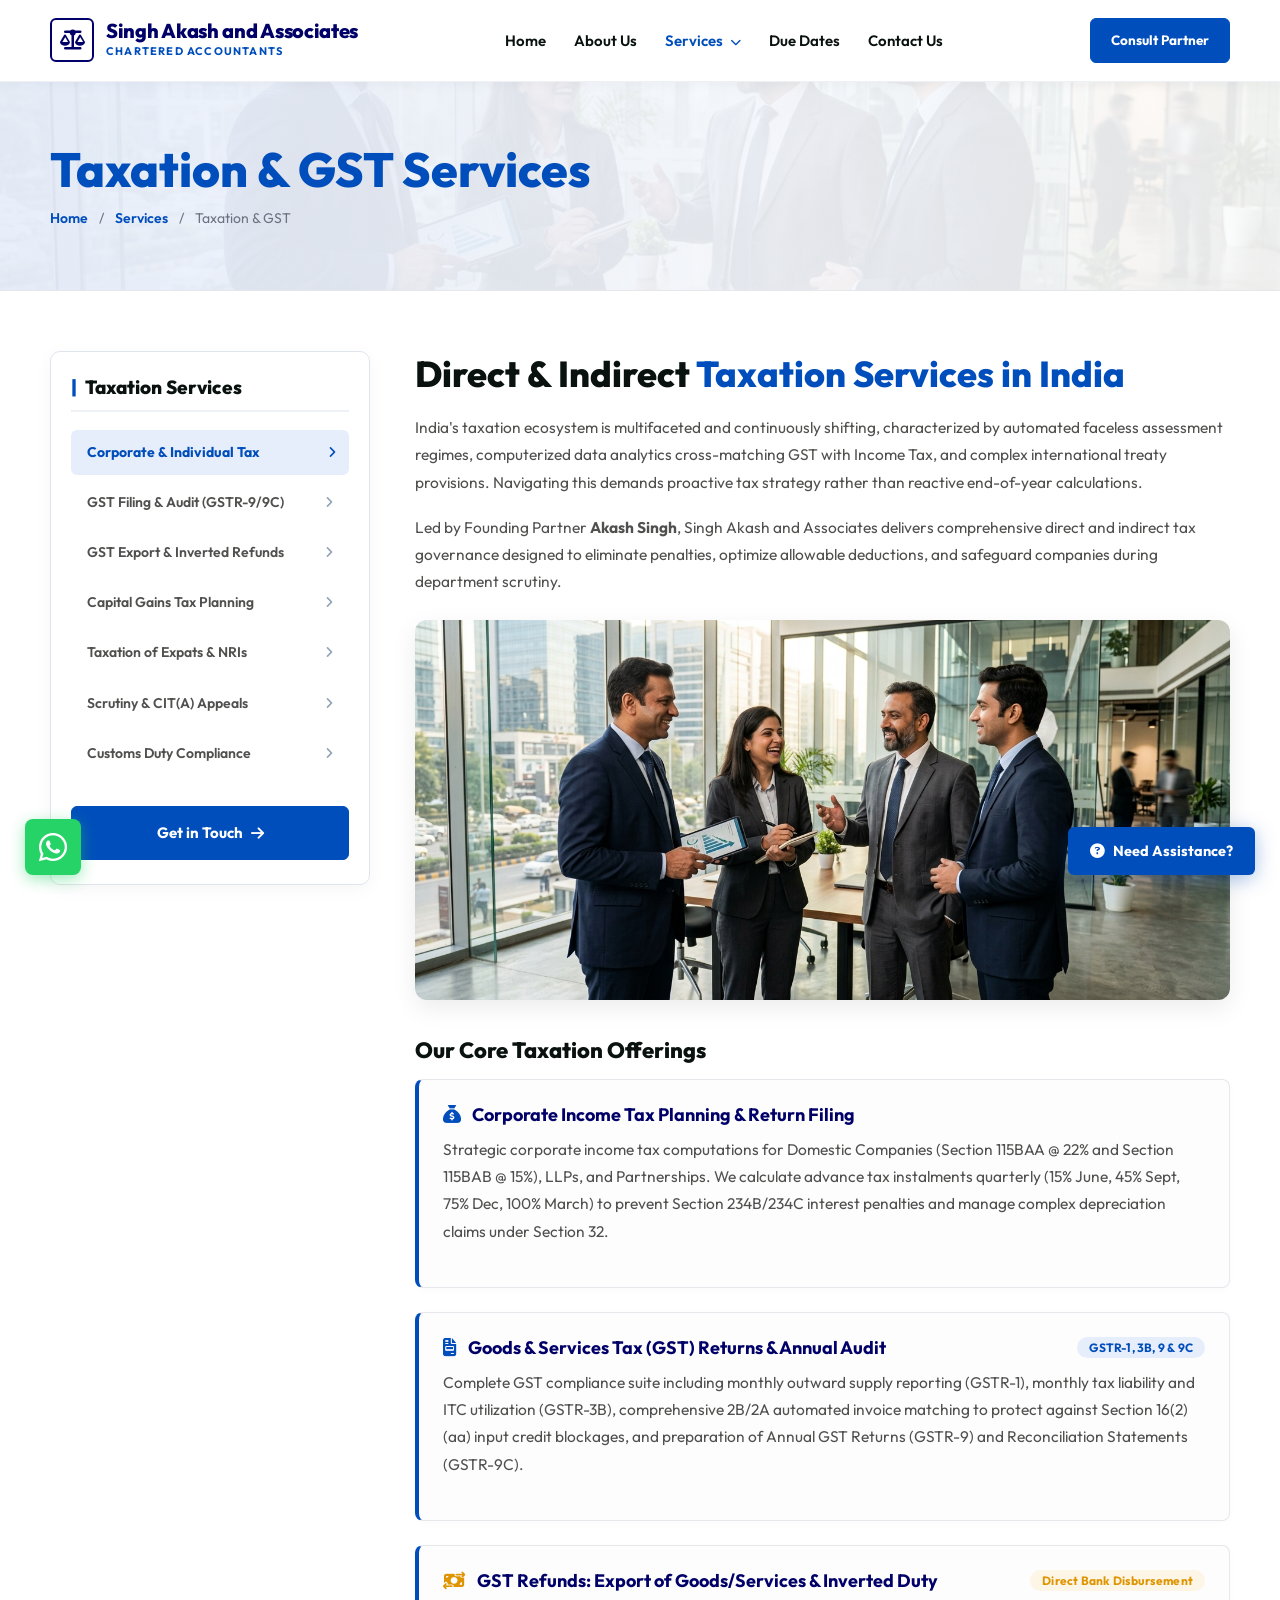
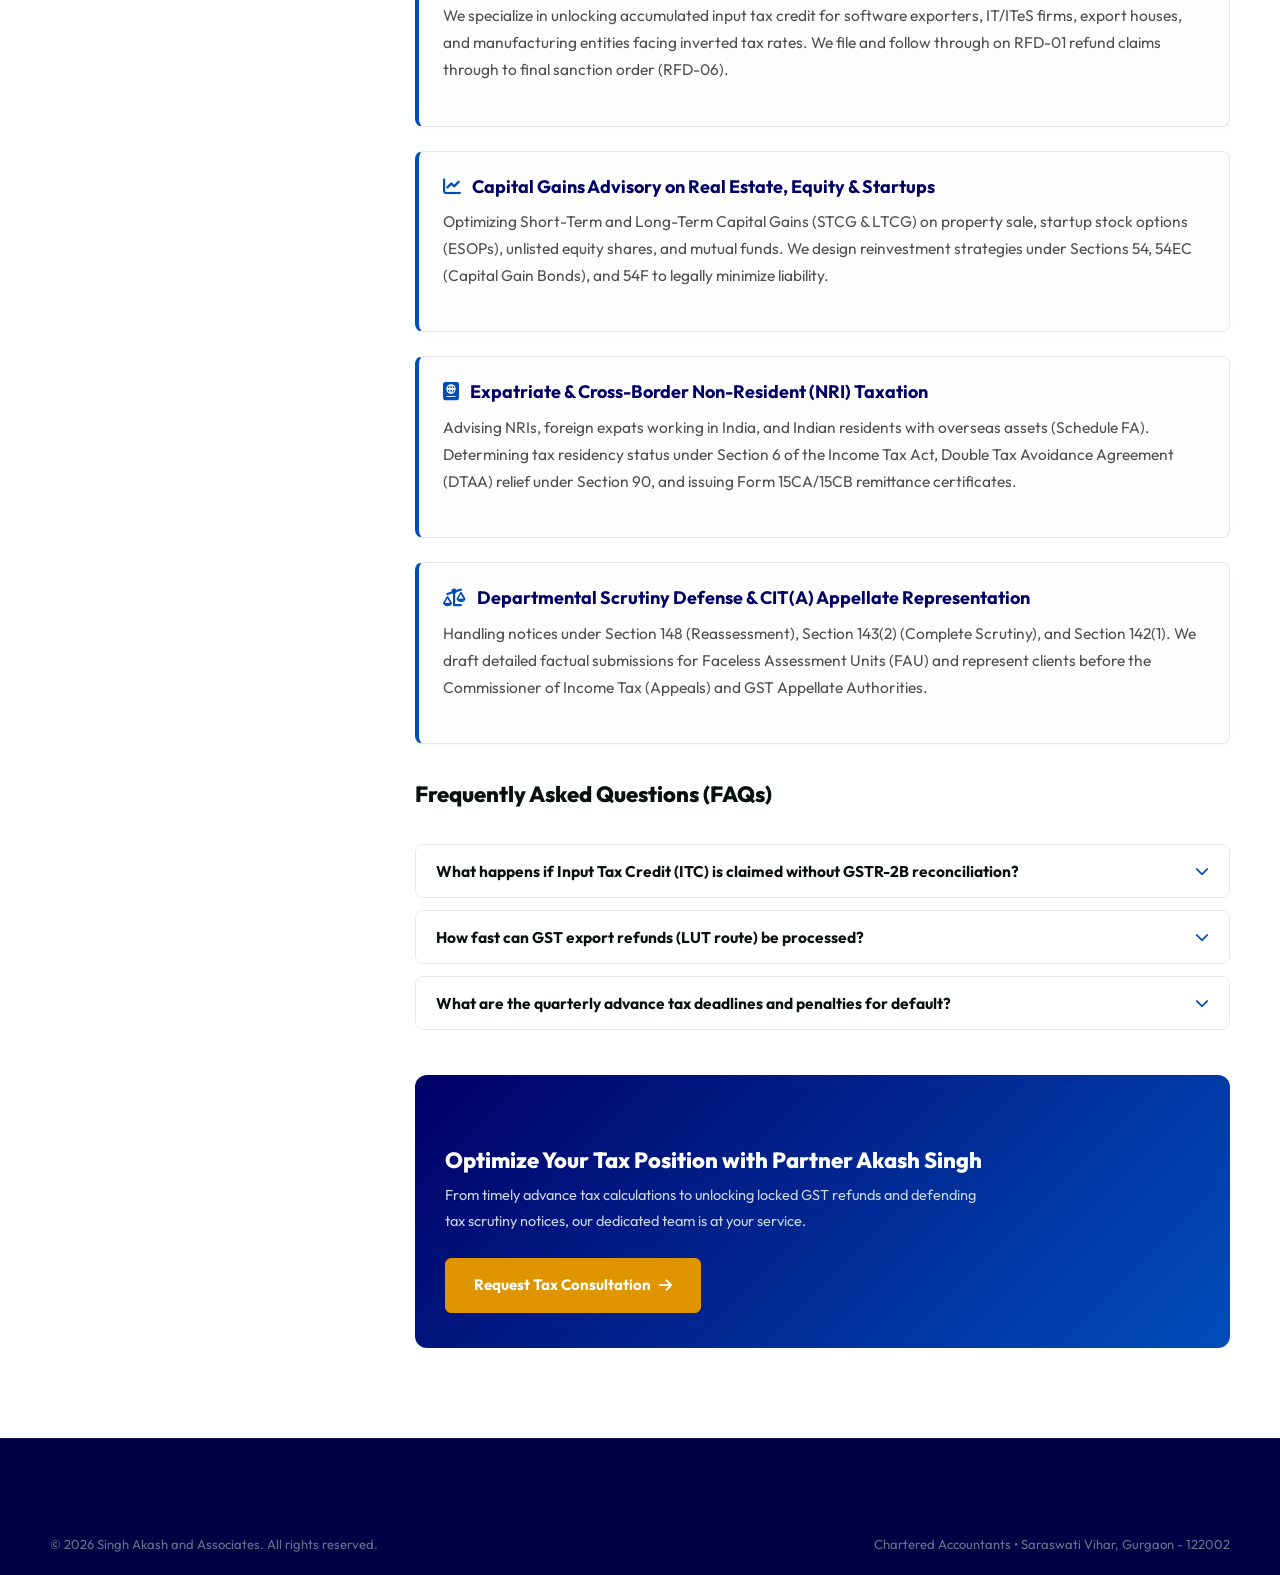
<file: taxation-and-gst.html>
<!DOCTYPE html>
<html lang="en">
<head>
  <meta charset="utf-8">
  <meta http-equiv="X-UA-Compatible" content="IE=edge">
  <meta name="viewport" content="width=device-width, initial-scale=1.0">
  <title>Corporate Taxation &amp; GST Services | Tax Filing &amp; Refunds | Singh Akash and Associates</title>
  <meta name="title" content="Corporate Taxation &amp; GST Services | Tax Filing &amp; Refunds | Singh Akash and Associates">
  <meta name="description" content="Corporate income tax planning, GST return filings, input tax credit reconciliation, GST export refunds, and scrutiny representation by Singh Akash and Associates.">
  <link rel="shortcut icon" type="image/svg+xml" href="assets/favicon.svg">
  <link rel="stylesheet" href="https://cdnjs.cloudflare.com/ajax/libs/font-awesome/6.5.1/css/all.min.css" crossorigin="anonymous">
  <link rel="stylesheet" href="styles/main.css">
</head>
<body>
  <header class="site-header">
    <div class="container header-container">
      <a href="index.html" class="site-logo">
        <div class="logo-badge"><i class="fa-solid fa-scale-balanced"></i></div>
        <div class="logo-text">
          <span class="logo-firm-name">Singh Akash and Associates</span>
          <span class="logo-firm-sub">Chartered Accountants</span>
        </div>
      </a>
      <nav aria-label="Main Navigation">
        <ul class="nav-links">
          <li><a href="index.html">Home</a></li>
          <li><a href="index.html#about">About Us</a></li>
          <li class="has-mega-menu active">
            <a href="index.html#services">
              Services <i class="fa-solid fa-chevron-down" style="font-size: 11px; margin-left: 4px;"></i>
            </a>
            <div class="mega-menu-wrapper">
              <div class="mega-menu-grid">
                
                <!-- Column 1: Company Registration -->
                <div class="mega-menu-col">
                  <h4><a href="company-registration.html" style="color: inherit; text-decoration: none;"><i class="fa-solid fa-building"></i> Company Registration</a></h4>
                  <ul>
                    <li><a href="company-registration.html#pvt-ltd"><i class="fa-solid fa-angle-right"></i> Private Limited Companies</a></li>
                    <li><a href="company-registration.html#llp"><i class="fa-solid fa-angle-right"></i> Limited Liability Partnership (LLP)</a></li>
                    <li><a href="company-registration.html#startup-india"><i class="fa-solid fa-angle-right"></i> Start-up India (DPIIT)</a></li>
                    <li><a href="company-registration.html#foreign-subsidiaries"><i class="fa-solid fa-angle-right"></i> Foreign Subsidiaries</a></li>
                    <li><a href="company-registration.html#public-ltd"><i class="fa-solid fa-angle-right"></i> Limited Companies (Public)</a></li>
                    <li><a href="company-registration.html#incorporation-process"><i class="fa-solid fa-angle-right"></i> Incorporation Process</a></li>
                    <li><a href="company-registration.html#msme"><i class="fa-solid fa-angle-right"></i> MSME &amp; Trademark</a></li>
                  </ul>
                </div>

                <!-- Column 2: Auditing & Assurance -->
                <div class="mega-menu-col">
                  <h4><a href="audit-and-assurance.html" style="color: inherit; text-decoration: none;"><i class="fa-solid fa-shield-halved"></i> Auditing &amp; Assurance</a></h4>
                  <ul>
                    <li><a href="audit-and-assurance.html#statutory-audit"><i class="fa-solid fa-angle-right"></i> Financial Statement Audit</a></li>
                    <li><a href="audit-and-assurance.html#tax-audit"><i class="fa-solid fa-angle-right"></i> Tax Audit (Section 44AB)</a></li>
                    <li><a href="audit-and-assurance.html#internal-audit"><i class="fa-solid fa-angle-right"></i> Internal &amp; Process Audit</a></li>
                    <li><a href="audit-and-assurance.html#stock-audit"><i class="fa-solid fa-angle-right"></i> Stock &amp; Inventory Audit</a></li>
                    <li><a href="audit-and-assurance.html#ifc-audit"><i class="fa-solid fa-angle-right"></i> Internal Financial Controls (IFC)</a></li>
                    <li><a href="audit-and-assurance.html#udin-verification"><i class="fa-solid fa-angle-right"></i> UDIN Attestations</a></li>
                  </ul>
                </div>

                <!-- Column 3: Taxation & GST -->
                <div class="mega-menu-col">
                  <h4><a href="taxation-and-gst.html" style="color: inherit; text-decoration: none;"><i class="fa-solid fa-scale-balanced"></i> Taxation &amp; GST</a></h4>
                  <ul>
                    <li><a href="taxation-and-gst.html#corporate-tax"><i class="fa-solid fa-angle-right"></i> Corporate &amp; Individual Tax</a></li>
                    <li><a href="taxation-and-gst.html#gst-filings"><i class="fa-solid fa-angle-right"></i> Goods &amp; Services Tax (GST)</a></li>
                    <li><a href="taxation-and-gst.html#gst-refunds"><i class="fa-solid fa-angle-right"></i> Export Refunds &amp; Rebates</a></li>
                    <li><a href="taxation-and-gst.html#capital-gains"><i class="fa-solid fa-angle-right"></i> Capital Gains Advisory</a></li>
                    <li><a href="taxation-and-gst.html#expat-taxation"><i class="fa-solid fa-angle-right"></i> Taxation of Expats &amp; NRIs</a></li>
                    <li><a href="taxation-and-gst.html#scrutiny-appeals"><i class="fa-solid fa-angle-right"></i> Scrutiny &amp; CIT(A) Appeals</a></li>
                  </ul>
                </div>

                <!-- Column 4: Corporate Outsourcing -->
                <div class="mega-menu-col">
                  <h4><a href="corporate-outsourcing.html" style="color: inherit; text-decoration: none;"><i class="fa-solid fa-briefcase"></i> Corporate Outsourcing</a></h4>
                  <ul>
                    <li><a href="corporate-outsourcing.html#accounts-outsourcing"><i class="fa-solid fa-angle-right"></i> Accounts &amp; Bookkeeping Outsourcing</a></li>
                    <li><a href="corporate-outsourcing.html#payroll-management"><i class="fa-solid fa-angle-right"></i> Payroll &amp; Statutory Deductions</a></li>
                    <li><a href="corporate-outsourcing.html#secretarial-compliance"><i class="fa-solid fa-angle-right"></i> Corporate Secretarial (ROC)</a></li>
                    <li><a href="corporate-outsourcing.html#legal-drafting"><i class="fa-solid fa-angle-right"></i> Agreement &amp; Deed Drafting</a></li>
                    <li><a href="corporate-outsourcing.html#litigation-support"><i class="fa-solid fa-angle-right"></i> Litigation Support Outsourcing</a></li>
                    <li><a href="corporate-outsourcing.html#cloud-accounting"><i class="fa-solid fa-angle-right"></i> Cloud ERP &amp; Migrations</a></li>
                  </ul>
                </div>

                <!-- Column 5: Reporting & FEMA -->
                <div class="mega-menu-col">
                  <h4><a href="ifrs-and-fema.html" style="color: inherit; text-decoration: none;"><i class="fa-solid fa-globe"></i> Reporting &amp; FEMA</a></h4>
                  <ul>
                    <li><a href="ifrs-and-fema.html#transfer-pricing"><i class="fa-solid fa-angle-right"></i> Transfer Pricing (Form 3CEB)</a></li>
                    <li><a href="ifrs-and-fema.html#fema-fdi"><i class="fa-solid fa-angle-right"></i> FEMA Reporting (FC-GPR / FLA)</a></li>
                    <li><a href="ifrs-and-fema.html#foreign-remittances"><i class="fa-solid fa-angle-right"></i> Form 15CA &amp; 15CB Remittance</a></li>
                    <li><a href="ifrs-and-fema.html#ifrs-indas"><i class="fa-solid fa-angle-right"></i> IFRS &amp; Ind AS Reporting</a></li>
                    <li><a href="ifrs-and-fema.html#dtaa-relief"><i class="fa-solid fa-angle-right"></i> DTAA &amp; Cross-Border Relief</a></li>
                  </ul>
                </div>

                <!-- Column 6: Special Areas & Virtual CFO -->
                <div class="mega-menu-col">
                  <h4><a href="virtual-cfo-services.html" style="color: inherit; text-decoration: none;"><i class="fa-solid fa-chart-pie"></i> Special Areas &amp; CFO</a></h4>
                  <ul>
                    <li><a href="virtual-cfo-services.html#virtual-cfo"><i class="fa-solid fa-angle-right"></i> Virtual CFO Retainer</a></li>
                    <li><a href="virtual-cfo-services.html#due-diligence"><i class="fa-solid fa-angle-right"></i> Financial &amp; Tax Due Diligence</a></li>
                    <li><a href="virtual-cfo-services.html#business-valuation"><i class="fa-solid fa-angle-right"></i> Business Valuation (DCF)</a></li>
                    <li><a href="virtual-cfo-services.html#esop-advisory"><i class="fa-solid fa-angle-right"></i> Share Based Payments (ESOPs)</a></li>
                    <li><a href="virtual-cfo-services.html#resident-director"><i class="fa-solid fa-angle-right"></i> Resident Director Services</a></li>
                    <li><a href="virtual-cfo-services.html#ngo-services"><i class="fa-solid fa-angle-right"></i> Societies &amp; NGO Advisory</a></li>
                  </ul>
                </div>

              </div>
            </div>
          </li>
          <li><a href="index.html#due-dates">Due Dates</a></li>
          <li><a href="index.html#contact">Contact Us</a></li>
        </ul>
      </nav>
      <div style="display: flex; align-items: center; gap: 12px;">
        <a href="#consultation-card" class="btn-royal-blue" style="padding: 10px 20px; font-size: 13.5px;">Consult Partner</a>
        <button class="mobile-menu-btn" id="mobileMenuBtn" aria-label="Toggle navigation"><i class="fa-solid fa-bars"></i></button>
      </div>
    </div>
  </header>

  <section class="page-banner-section">
    <div class="container">
      <div class="page-banner-content">
        <h1 class="page-banner-title">Taxation &amp; GST Services</h1>
        <div class="page-breadcrumb">
          <a href="index.html">Home</a> &nbsp;/&nbsp; 
          <a href="index.html#services">Services</a> &nbsp;/&nbsp; 
          <span>Taxation &amp; GST</span>
        </div>
      </div>
    </div>
  </section>

  <section class="service-details-area">
    <div class="container">
      <div class="service-details-grid">
        <aside class="service-details-sidebar">
          <h3 class="service-sidebar-title"><span class="bar-accent">|</span> Taxation Services</h3>
          <ul class="service-sidebar-menu">
            <li class="active"><a href="#corporate-tax"><span>Corporate &amp; Individual Tax</span><i class="fa-solid fa-angle-right"></i></a></li>
            <li><a href="#gst-filings"><span>GST Filing &amp; Audit (GSTR-9/9C)</span><i class="fa-solid fa-angle-right"></i></a></li>
            <li><a href="#gst-refunds"><span>GST Export &amp; Inverted Refunds</span><i class="fa-solid fa-angle-right"></i></a></li>
            <li><a href="#capital-gains"><span>Capital Gains Tax Planning</span><i class="fa-solid fa-angle-right"></i></a></li>
            <li><a href="#expat-taxation"><span>Taxation of Expats &amp; NRIs</span><i class="fa-solid fa-angle-right"></i></a></li>
            <li><a href="#scrutiny-appeals"><span>Scrutiny &amp; CIT(A) Appeals</span><i class="fa-solid fa-angle-right"></i></a></li>
            <li><a href="#customs-duty"><span>Customs Duty Compliance</span><i class="fa-solid fa-angle-right"></i></a></li>
          </ul>
          <a href="index.html#consultation-form" class="btn-royal-blue service-sidebar-cta">
            Get in Touch <i class="fa-solid fa-arrow-right"></i>
          </a>
        </aside>

        <main class="single-service-contents">
          <h2 id="corporate-tax">Direct &amp; Indirect <span>Taxation Services in India</span></h2>
          <p>
            India's taxation ecosystem is multifaceted and continuously shifting, characterized by automated faceless assessment regimes, computerized data analytics cross-matching GST with Income Tax, and complex international treaty provisions. Navigating this demands proactive tax strategy rather than reactive end-of-year calculations.
          </p>
          <p>
            Led by Founding Partner <strong>Akash Singh</strong>, Singh Akash and Associates delivers comprehensive direct and indirect tax governance designed to eliminate penalties, optimize allowable deductions, and safeguard companies during department scrutiny.
          </p>

          <div class="single-blog-img">
            <img src="assets/hero-bg.jpg" alt="Taxation and GST Advisory Services - Singh Akash and Associates" loading="lazy">
          </div>

          <h3>Our Core Taxation Offerings</h3>

          <div class="article-sub-card">
            <h4>
              <span><i class="fa-solid fa-sack-dollar" style="color: var(--primary-blue); margin-right: 8px;"></i> Corporate Income Tax Planning &amp; Return Filing</span>
            </h4>
            <p>
              Strategic corporate income tax computations for Domestic Companies (Section 115BAA @ 22% and Section 115BAB @ 15%), LLPs, and Partnerships. We calculate advance tax instalments quarterly (15% June, 45% Sept, 75% Dec, 100% March) to prevent Section 234B/234C interest penalties and manage complex depreciation claims under Section 32.
            </p>
          </div>

          <div class="article-sub-card" id="gst-filings">
            <h4>
              <span><i class="fa-solid fa-file-invoice" style="color: var(--primary-blue); margin-right: 8px;"></i> Goods &amp; Services Tax (GST) Returns &amp; Annual Audit</span>
              <span class="pill-badge" style="margin: 0; padding: 3px 12px; font-size: 12px;">GSTR-1, 3B, 9 &amp; 9C</span>
            </h4>
            <p>
              Complete GST compliance suite including monthly outward supply reporting (GSTR-1), monthly tax liability and ITC utilization (GSTR-3B), comprehensive 2B/2A automated invoice matching to protect against Section 16(2)(aa) input credit blockages, and preparation of Annual GST Returns (GSTR-9) and Reconciliation Statements (GSTR-9C).
            </p>
          </div>

          <div class="article-sub-card" id="gst-refunds">
            <h4>
              <span><i class="fa-solid fa-money-bill-transfer" style="color: var(--golden-amber); margin-right: 8px;"></i> GST Refunds: Export of Goods/Services &amp; Inverted Duty</span>
              <span class="pill-badge" style="margin: 0; padding: 3px 12px; font-size: 12px; background: #fdf5e6; color: #df9500;">Direct Bank Disbursement</span>
            </h4>
            <p>
              We specialize in unlocking accumulated input tax credit for software exporters, IT/ITeS firms, export houses, and manufacturing entities facing inverted tax rates. We file and follow through on RFD-01 refund claims through to final sanction order (RFD-06).
            </p>
          </div>

          <div class="article-sub-card" id="capital-gains">
            <h4>
              <span><i class="fa-solid fa-chart-line" style="color: var(--primary-blue); margin-right: 8px;"></i> Capital Gains Advisory on Real Estate, Equity &amp; Startups</span>
            </h4>
            <p>
              Optimizing Short-Term and Long-Term Capital Gains (STCG &amp; LTCG) on property sale, startup stock options (ESOPs), unlisted equity shares, and mutual funds. We design reinvestment strategies under Sections 54, 54EC (Capital Gain Bonds), and 54F to legally minimize liability.
            </p>
          </div>

          <div class="article-sub-card" id="expat-taxation">
            <h4>
              <span><i class="fa-solid fa-passport" style="color: var(--primary-blue); margin-right: 8px;"></i> Expatriate &amp; Cross-Border Non-Resident (NRI) Taxation</span>
            </h4>
            <p>
              Advising NRIs, foreign expats working in India, and Indian residents with overseas assets (Schedule FA). Determining tax residency status under Section 6 of the Income Tax Act, Double Tax Avoidance Agreement (DTAA) relief under Section 90, and issuing Form 15CA/15CB remittance certificates.
            </p>
          </div>

          <div class="article-sub-card" id="scrutiny-appeals">
            <h4>
              <span><i class="fa-solid fa-scale-unbalanced" style="color: var(--primary-blue); margin-right: 8px;"></i> Departmental Scrutiny Defense &amp; CIT(A) Appellate Representation</span>
            </h4>
            <p>
              Handling notices under Section 148 (Reassessment), Section 143(2) (Complete Scrutiny), and Section 142(1). We draft detailed factual submissions for Faceless Assessment Units (FAU) and represent clients before the Commissioner of Income Tax (Appeals) and GST Appellate Authorities.
            </p>
          </div>

          <!-- FAQ Accordions -->
          <h3>Frequently Asked Questions (FAQs)</h3>
          <div class="faq-box-wrap">
            <div class="faq-item">
              <button class="faq-question" type="button" onclick="toggleFaq(this)">
                <span>What happens if Input Tax Credit (ITC) is claimed without GSTR-2B reconciliation?</span>
                <i class="fa-solid fa-chevron-down"></i>
              </button>
              <div class="faq-answer">
                Under Section 16(2)(aa) of the CGST Act, taxpayers are strictly prohibited from availing Input Tax Credit unless the supplier has uploaded the corresponding invoice in their GSTR-1 and it appears in the buyer's auto-generated GSTR-2B. Claiming mismatched or unreflected ITC triggers automated DRC-01B notices and Section 50 interest penalties @ 18% p.a.
              </div>
            </div>

            <div class="faq-item">
              <button class="faq-question" type="button" onclick="toggleFaq(this)">
                <span>How fast can GST export refunds (LUT route) be processed?</span>
                <i class="fa-solid fa-chevron-down"></i>
              </button>
              <div class="faq-answer">
                When exports are executed under a Letter of Undertaking (LUT) without payment of IGST, accumulated unutilized input tax credits can be claimed as cash refund under Rule 89(4). With our automated ledger reconciliation and statutory CA certification, refund applications (Form RFD-01) typically receive initial sanction within 15–20 working days.
              </div>
            </div>

            <div class="faq-item">
              <button class="faq-question" type="button" onclick="toggleFaq(this)">
                <span>What are the quarterly advance tax deadlines and penalties for default?</span>
                <i class="fa-solid fa-chevron-down"></i>
              </button>
              <div class="faq-answer">
                Advance tax is payable in four quarterly instalments: 15% on or before June 15, 45% by September 15, 75% by December 15, and 100% by March 15. Deferral or short-payment attracts mandatory interest penal charges under Section 234C (1% per month for the delay period) and Section 234B (1% per month from April 1 until full tax discharge).
              </div>
            </div>
          </div>

          <!-- Bottom In-Page Consultation Card -->
          <div class="service-cta-card" id="consultation-card">
            <div>
              <h3>Optimize Your Tax Position with Partner Akash Singh</h3>
              <p>
                From timely advance tax calculations to unlocking locked GST refunds and defending tax scrutiny notices, our dedicated team is at your service.
              </p>
            </div>
            <a href="index.html#consultation-form" class="btn-golden-amber" style="white-space: nowrap; font-size: 15px;">
              Request Tax Consultation <i class="fa-solid fa-arrow-right"></i>
            </a>
          </div>
        </main>
      </div>
    </div>
  </section>

  <footer class="site-footer">
    <div class="container">
      <div class="footer-bottom-bar">
        <div>&copy; 2026 Singh Akash and Associates. All rights reserved.</div>
        <div>Chartered Accountants &bull; Saraswati Vihar, Gurgaon - 122002</div>
      </div>
    </div>
  </footer>
  <a href="https://wa.me/918860137679" target="_blank" class="whatsapp-floating-widget" aria-label="WhatsApp"><i class="fa-brands fa-whatsapp"></i></a>
  <a href="index.html#consultation-form" class="need-assistance-btn" aria-label="Need Assistance"><i class="fa-solid fa-circle-question"></i> Need Assistance?</a>

  <script>
    function toggleFaq(btn) {
      const item = btn.closest('.faq-item');
      item.classList.toggle('active');
    }
  </script>
</body>
</html>
</file>
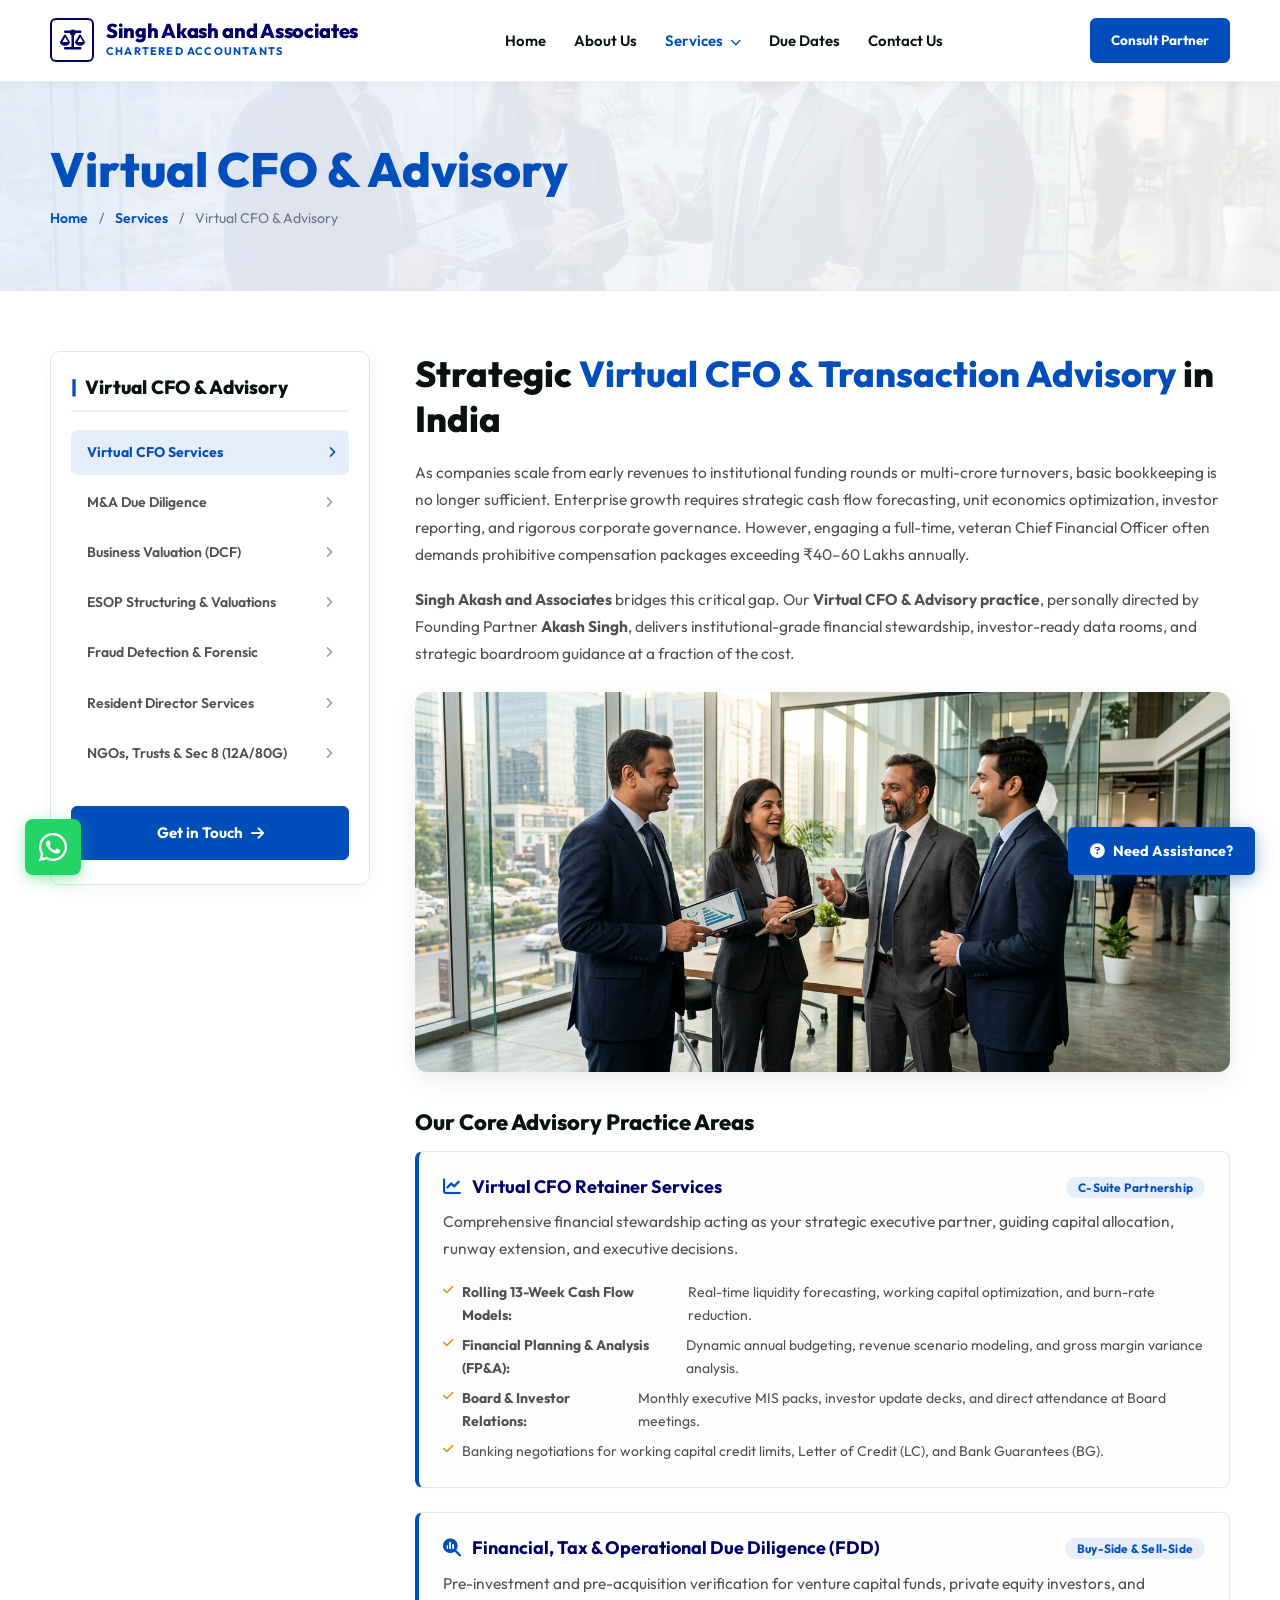
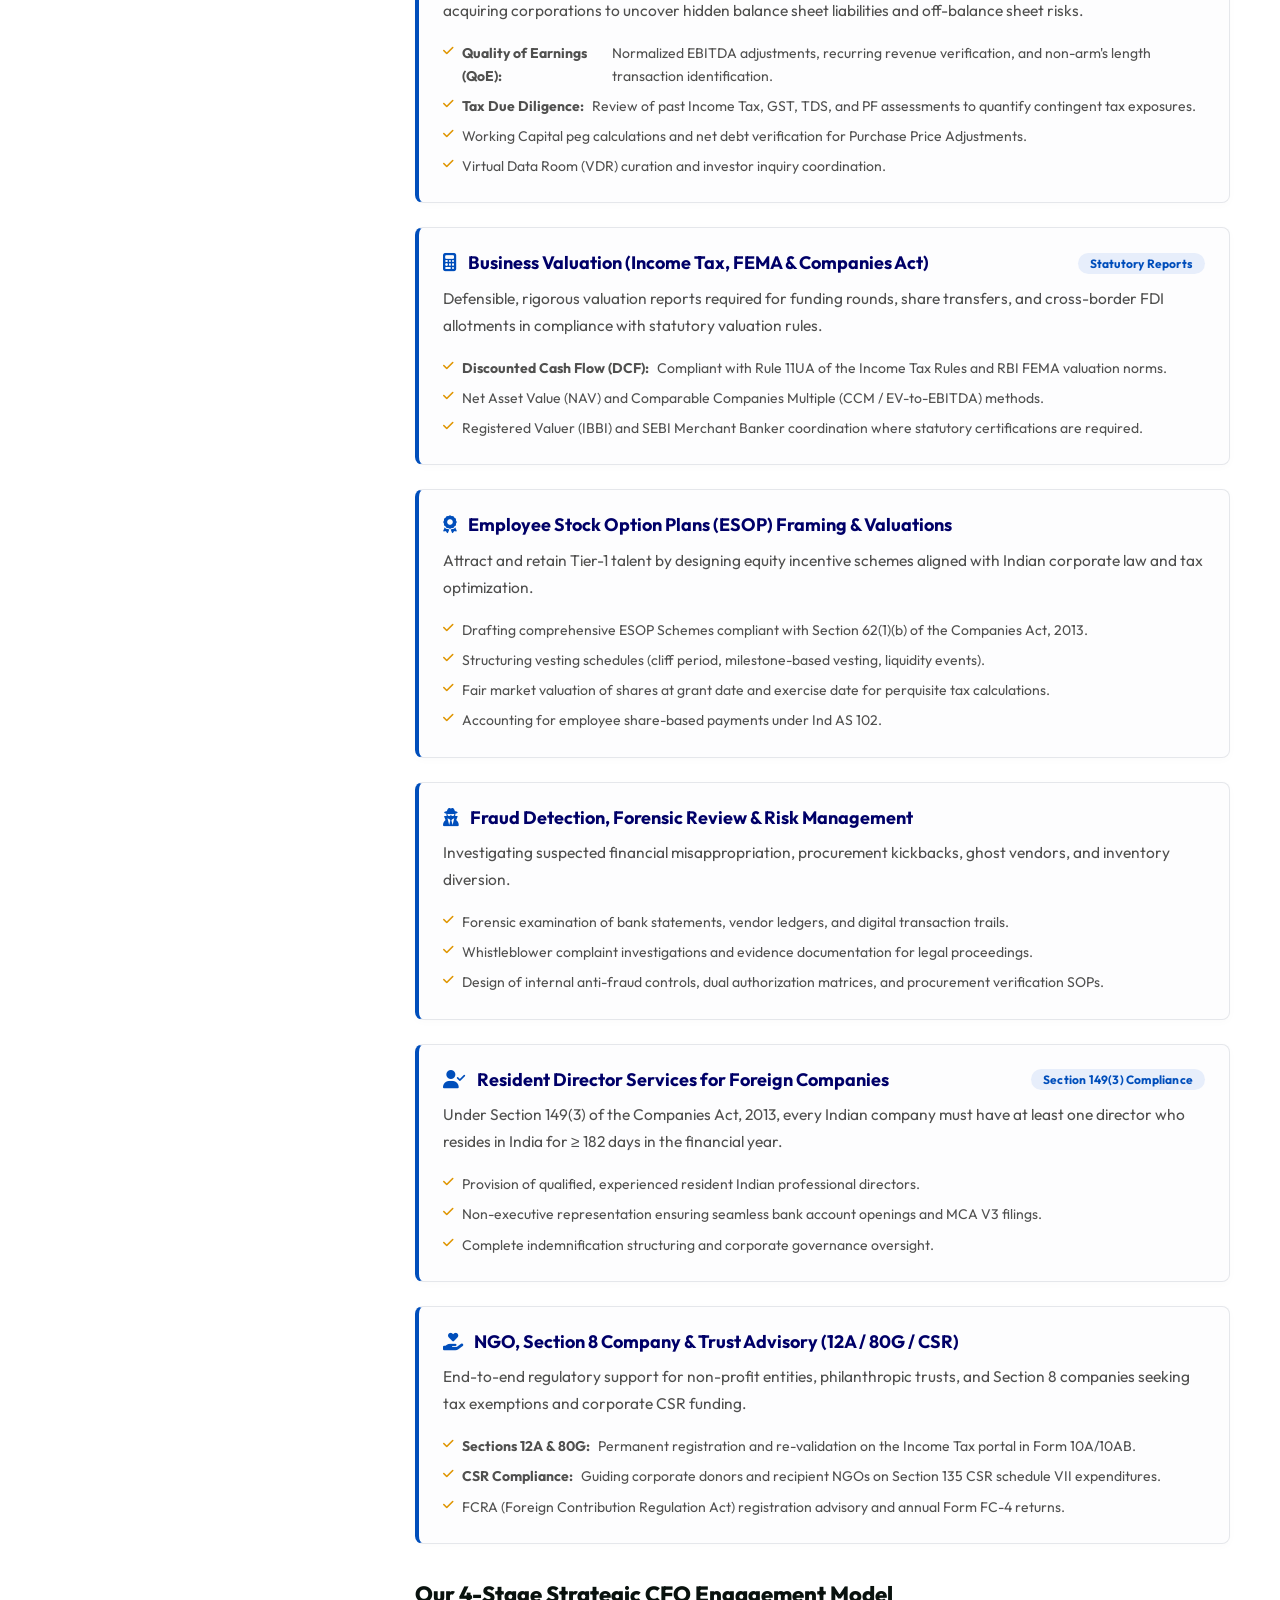
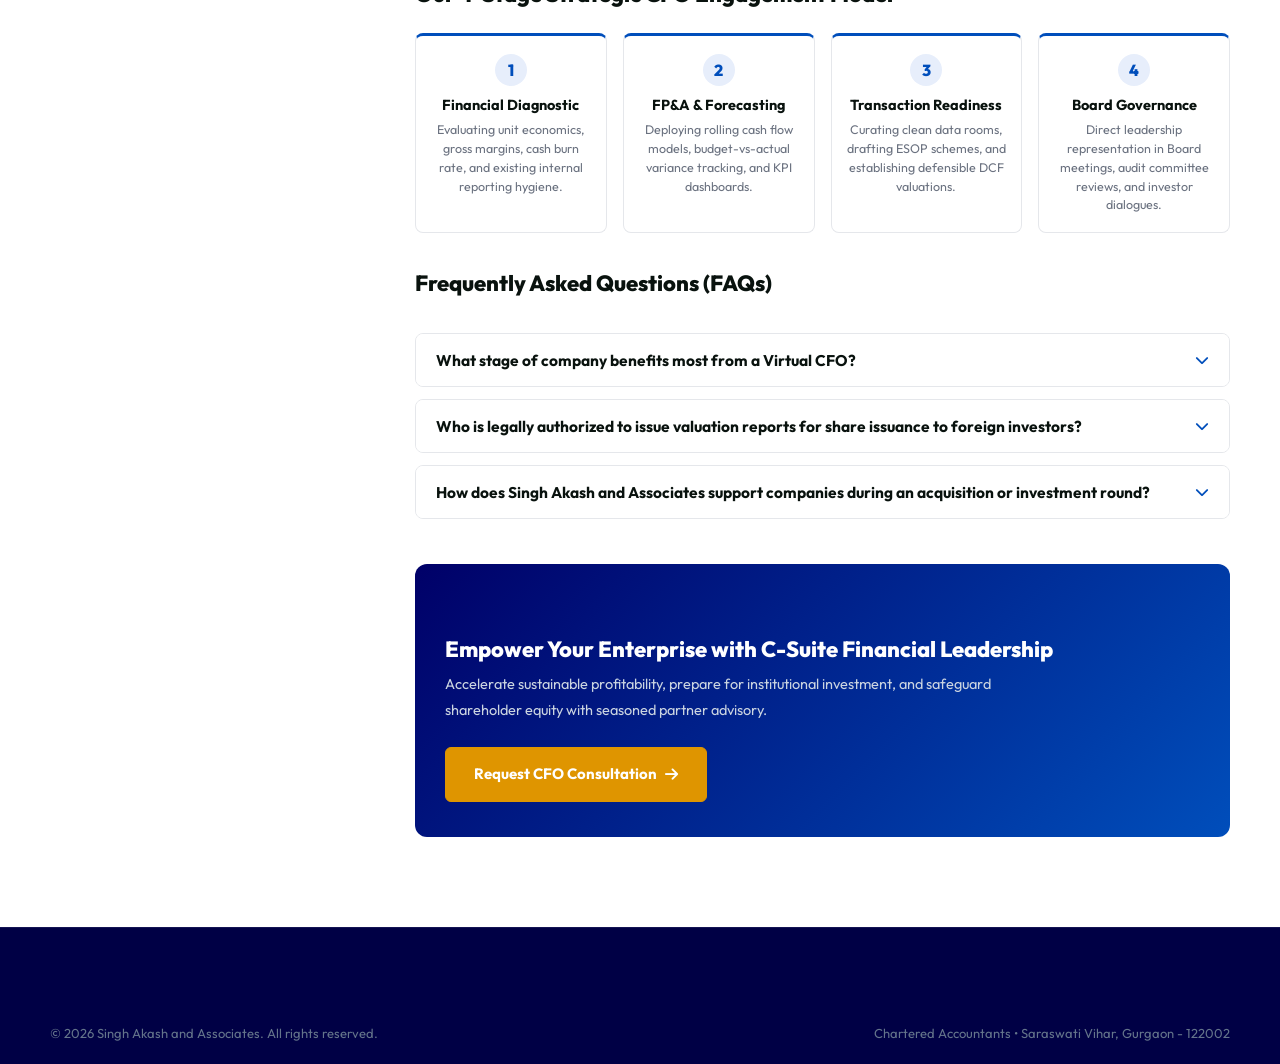
<file: virtual-cfo-services.html>
<!DOCTYPE html>
<html lang="en">
<head>
  <meta charset="utf-8">
  <meta http-equiv="X-UA-Compatible" content="IE=edge">
  <meta name="viewport" content="width=device-width, initial-scale=1.0">

  <!-- Primary SEO Tags -->
  <title>Virtual CFO &amp; Transaction Advisory Services | Singh Akash and Associates</title>
  <meta name="title" content="Virtual CFO &amp; Transaction Advisory Services | Singh Akash and Associates">
  <meta name="description" content="Strategic Virtual CFO services, business valuations, M&A due diligence, and ESOP design by Singh Akash and Associates. High-impact financial leadership for startups and growth enterprises.">
  <meta name="keywords" content="Virtual CFO Gurgaon, Business Valuation DCF India, Financial Due Diligence, ESOP Policy Drafting, Resident Director Services, Singh Akash and Associates">

  <!-- Favicon -->
  <link rel="shortcut icon" type="image/svg+xml" href="assets/favicon.svg">

  <!-- Font Awesome 6 & Main Stylesheet -->
  <link rel="stylesheet" href="https://cdnjs.cloudflare.com/ajax/libs/font-awesome/6.5.1/css/all.min.css" integrity="sha384-t1nt8BQoYMLFN5p42tRAtuAAFQaCQODekUVeKKZrEnEyp4H2R0RHFz0KWpmj7i8g" crossorigin="anonymous" referrerpolicy="no-referrer">
  <link rel="stylesheet" href="styles/main.css">
</head>
<body>

  <!-- =======================================================================
       HEADER & NAVIGATION
       ======================================================================= -->
  <header class="site-header">
    <div class="container header-container">
      <a href="index.html" class="site-logo" aria-label="Singh Akash and Associates - Home">
        <div class="logo-badge">
          <i class="fa-solid fa-scale-balanced"></i>
        </div>
        <div class="logo-text">
          <span class="logo-firm-name">Singh Akash and Associates</span>
          <span class="logo-firm-sub">Chartered Accountants</span>
        </div>
      </a>

      <nav aria-label="Main Navigation">
        <ul class="nav-links">
          <li><a href="index.html">Home</a></li>
          <li><a href="index.html#about">About Us</a></li>
          <li class="has-mega-menu active">
            <a href="index.html#services">
              Services <i class="fa-solid fa-chevron-down" style="font-size: 11px; margin-left: 4px;"></i>
            </a>
            <div class="mega-menu-wrapper">
              <div class="mega-menu-grid">
                
                <!-- Column 1: Company Registration -->
                <div class="mega-menu-col">
                  <h4><a href="company-registration.html" style="color: inherit; text-decoration: none;"><i class="fa-solid fa-building"></i> Company Registration</a></h4>
                  <ul>
                    <li><a href="company-registration.html#pvt-ltd"><i class="fa-solid fa-angle-right"></i> Private Limited Companies</a></li>
                    <li><a href="company-registration.html#llp"><i class="fa-solid fa-angle-right"></i> Limited Liability Partnership (LLP)</a></li>
                    <li><a href="company-registration.html#startup-india"><i class="fa-solid fa-angle-right"></i> Start-up India (DPIIT)</a></li>
                    <li><a href="company-registration.html#foreign-subsidiaries"><i class="fa-solid fa-angle-right"></i> Foreign Subsidiaries</a></li>
                    <li><a href="company-registration.html#public-ltd"><i class="fa-solid fa-angle-right"></i> Limited Companies (Public)</a></li>
                    <li><a href="company-registration.html#incorporation-process"><i class="fa-solid fa-angle-right"></i> Incorporation Process</a></li>
                    <li><a href="company-registration.html#msme"><i class="fa-solid fa-angle-right"></i> MSME &amp; Trademark</a></li>
                  </ul>
                </div>

                <!-- Column 2: Auditing & Assurance -->
                <div class="mega-menu-col">
                  <h4><a href="audit-and-assurance.html" style="color: inherit; text-decoration: none;"><i class="fa-solid fa-shield-halved"></i> Auditing &amp; Assurance</a></h4>
                  <ul>
                    <li><a href="audit-and-assurance.html#statutory-audit"><i class="fa-solid fa-angle-right"></i> Financial Statement Audit</a></li>
                    <li><a href="audit-and-assurance.html#tax-audit"><i class="fa-solid fa-angle-right"></i> Tax Audit (Section 44AB)</a></li>
                    <li><a href="audit-and-assurance.html#internal-audit"><i class="fa-solid fa-angle-right"></i> Internal &amp; Process Audit</a></li>
                    <li><a href="audit-and-assurance.html#stock-audit"><i class="fa-solid fa-angle-right"></i> Stock &amp; Inventory Audit</a></li>
                    <li><a href="audit-and-assurance.html#ifc-audit"><i class="fa-solid fa-angle-right"></i> Internal Financial Controls (IFC)</a></li>
                    <li><a href="audit-and-assurance.html#udin-verification"><i class="fa-solid fa-angle-right"></i> UDIN Attestations</a></li>
                  </ul>
                </div>

                <!-- Column 3: Taxation & GST -->
                <div class="mega-menu-col">
                  <h4><a href="taxation-and-gst.html" style="color: inherit; text-decoration: none;"><i class="fa-solid fa-scale-balanced"></i> Taxation &amp; GST</a></h4>
                  <ul>
                    <li><a href="taxation-and-gst.html#corporate-tax"><i class="fa-solid fa-angle-right"></i> Corporate &amp; Individual Tax</a></li>
                    <li><a href="taxation-and-gst.html#gst-filings"><i class="fa-solid fa-angle-right"></i> Goods &amp; Services Tax (GST)</a></li>
                    <li><a href="taxation-and-gst.html#gst-refunds"><i class="fa-solid fa-angle-right"></i> Export Refunds &amp; Rebates</a></li>
                    <li><a href="taxation-and-gst.html#capital-gains"><i class="fa-solid fa-angle-right"></i> Capital Gains Advisory</a></li>
                    <li><a href="taxation-and-gst.html#expat-taxation"><i class="fa-solid fa-angle-right"></i> Taxation of Expats &amp; NRIs</a></li>
                    <li><a href="taxation-and-gst.html#scrutiny-appeals"><i class="fa-solid fa-angle-right"></i> Scrutiny &amp; CIT(A) Appeals</a></li>
                  </ul>
                </div>

                <!-- Column 4: Corporate Outsourcing -->
                <div class="mega-menu-col">
                  <h4><a href="corporate-outsourcing.html" style="color: inherit; text-decoration: none;"><i class="fa-solid fa-briefcase"></i> Corporate Outsourcing</a></h4>
                  <ul>
                    <li><a href="corporate-outsourcing.html#accounts-outsourcing"><i class="fa-solid fa-angle-right"></i> Accounts &amp; Bookkeeping Outsourcing</a></li>
                    <li><a href="corporate-outsourcing.html#payroll-management"><i class="fa-solid fa-angle-right"></i> Payroll &amp; Statutory Deductions</a></li>
                    <li><a href="corporate-outsourcing.html#secretarial-compliance"><i class="fa-solid fa-angle-right"></i> Corporate Secretarial (ROC)</a></li>
                    <li><a href="corporate-outsourcing.html#legal-drafting"><i class="fa-solid fa-angle-right"></i> Agreement &amp; Deed Drafting</a></li>
                    <li><a href="corporate-outsourcing.html#litigation-support"><i class="fa-solid fa-angle-right"></i> Litigation Support Outsourcing</a></li>
                    <li><a href="corporate-outsourcing.html#cloud-accounting"><i class="fa-solid fa-angle-right"></i> Cloud ERP &amp; Migrations</a></li>
                  </ul>
                </div>

                <!-- Column 5: Reporting & FEMA -->
                <div class="mega-menu-col">
                  <h4><a href="ifrs-and-fema.html" style="color: inherit; text-decoration: none;"><i class="fa-solid fa-globe"></i> Reporting &amp; FEMA</a></h4>
                  <ul>
                    <li><a href="ifrs-and-fema.html#transfer-pricing"><i class="fa-solid fa-angle-right"></i> Transfer Pricing (Form 3CEB)</a></li>
                    <li><a href="ifrs-and-fema.html#fema-fdi"><i class="fa-solid fa-angle-right"></i> FEMA Reporting (FC-GPR / FLA)</a></li>
                    <li><a href="ifrs-and-fema.html#foreign-remittances"><i class="fa-solid fa-angle-right"></i> Form 15CA &amp; 15CB Remittance</a></li>
                    <li><a href="ifrs-and-fema.html#ifrs-indas"><i class="fa-solid fa-angle-right"></i> IFRS &amp; Ind AS Reporting</a></li>
                    <li><a href="ifrs-and-fema.html#dtaa-relief"><i class="fa-solid fa-angle-right"></i> DTAA &amp; Cross-Border Relief</a></li>
                  </ul>
                </div>

                <!-- Column 6: Special Areas & Virtual CFO -->
                <div class="mega-menu-col">
                  <h4><a href="virtual-cfo-services.html" style="color: inherit; text-decoration: none;"><i class="fa-solid fa-chart-pie"></i> Special Areas &amp; CFO</a></h4>
                  <ul>
                    <li><a href="virtual-cfo-services.html#virtual-cfo"><i class="fa-solid fa-angle-right"></i> Virtual CFO Retainer</a></li>
                    <li><a href="virtual-cfo-services.html#due-diligence"><i class="fa-solid fa-angle-right"></i> Financial &amp; Tax Due Diligence</a></li>
                    <li><a href="virtual-cfo-services.html#business-valuation"><i class="fa-solid fa-angle-right"></i> Business Valuation (DCF)</a></li>
                    <li><a href="virtual-cfo-services.html#esop-advisory"><i class="fa-solid fa-angle-right"></i> Share Based Payments (ESOPs)</a></li>
                    <li><a href="virtual-cfo-services.html#resident-director"><i class="fa-solid fa-angle-right"></i> Resident Director Services</a></li>
                    <li><a href="virtual-cfo-services.html#ngo-services"><i class="fa-solid fa-angle-right"></i> Societies &amp; NGO Advisory</a></li>
                  </ul>
                </div>

              </div>
            </div>
          </li>
          <li><a href="index.html#due-dates">Due Dates</a></li>
          <li><a href="index.html#contact">Contact Us</a></li>
        </ul>
      </nav>

      <div style="display: flex; align-items: center; gap: 12px;">
        <a href="#consultation-card" class="btn-royal-blue" style="padding: 10px 20px; font-size: 13.5px;">
          Consult Partner
        </a>
        <button class="mobile-menu-btn" id="mobileMenuBtn" aria-label="Toggle navigation">
          <i class="fa-solid fa-bars"></i>
        </button>
      </div>
    </div>
  </header>

  <!-- =======================================================================
       PAGE BANNER
       ======================================================================= -->
  <section class="page-banner-section">
    <div class="container">
      <div class="page-banner-content">
        <h1 class="page-banner-title">Virtual CFO &amp; Advisory</h1>
        <div class="page-breadcrumb">
          <a href="index.html">Home</a> &nbsp;/&nbsp; 
          <a href="index.html#services">Services</a> &nbsp;/&nbsp; 
          <span>Virtual CFO &amp; Advisory</span>
        </div>
      </div>
    </div>
  </section>

  <!-- =======================================================================
       SERVICE DETAILS 2-COLUMN AREA
       ======================================================================= -->
  <section class="service-details-area">
    <div class="container">
      <div class="service-details-grid">

        <!-- LEFT SIDEBAR -->
        <aside class="service-details-sidebar">
          <h3 class="service-sidebar-title">
            <span class="bar-accent">|</span> Virtual CFO &amp; Advisory
          </h3>

          <ul class="service-sidebar-menu">
            <li class="active">
              <a href="#virtual-cfo">
                <span>Virtual CFO Services</span>
                <i class="fa-solid fa-angle-right"></i>
              </a>
            </li>
            <li>
              <a href="#due-diligence">
                <span>M&amp;A Due Diligence</span>
                <i class="fa-solid fa-angle-right"></i>
              </a>
            </li>
            <li>
              <a href="#business-valuation">
                <span>Business Valuation (DCF)</span>
                <i class="fa-solid fa-angle-right"></i>
              </a>
            </li>
            <li>
              <a href="#esop-advisory">
                <span>ESOP Structuring &amp; Valuations</span>
                <i class="fa-solid fa-angle-right"></i>
              </a>
            </li>
            <li>
              <a href="#fraud-risk">
                <span>Fraud Detection &amp; Forensic</span>
                <i class="fa-solid fa-angle-right"></i>
              </a>
            </li>
            <li>
              <a href="#resident-director">
                <span>Resident Director Services</span>
                <i class="fa-solid fa-angle-right"></i>
              </a>
            </li>
            <li>
              <a href="#ngo-services">
                <span>NGOs, Trusts &amp; Sec 8 (12A/80G)</span>
                <i class="fa-solid fa-angle-right"></i>
              </a>
            </li>
          </ul>

          <a href="index.html#consultation-form" class="btn-royal-blue service-sidebar-cta">
            Get in Touch <i class="fa-solid fa-arrow-right"></i>
          </a>
        </aside>

        <!-- MAIN ARTICLE CONTENT -->
        <main class="single-service-contents">
          <h2 id="virtual-cfo">Strategic <span>Virtual CFO &amp; Transaction Advisory</span> in India</h2>
          
          <p>
            As companies scale from early revenues to institutional funding rounds or multi-crore turnovers, basic bookkeeping is no longer sufficient. Enterprise growth requires strategic cash flow forecasting, unit economics optimization, investor reporting, and rigorous corporate governance. However, engaging a full-time, veteran Chief Financial Officer often demands prohibitive compensation packages exceeding ₹40–60 Lakhs annually.
          </p>
          <p>
            <strong>Singh Akash and Associates</strong> bridges this critical gap. Our <strong>Virtual CFO &amp; Advisory practice</strong>, personally directed by Founding Partner <strong>Akash Singh</strong>, delivers institutional-grade financial stewardship, investor-ready data rooms, and strategic boardroom guidance at a fraction of the cost.
          </p>

          <div class="single-blog-img">
            <img src="assets/hero-bg.jpg" alt="Virtual CFO and Transaction Advisory - Singh Akash and Associates" loading="lazy">
          </div>

          <h3>Our Core Advisory Practice Areas</h3>

          <!-- Sub-Card 1: Virtual CFO -->
          <div class="article-sub-card" id="virtual-cfo">
            <h4>
              <span><i class="fa-solid fa-chart-line" style="color: var(--primary-blue); margin-right: 8px;"></i> Virtual CFO Retainer Services</span>
              <span class="pill-badge" style="margin: 0; padding: 3px 12px; font-size: 12px;">C-Suite Partnership</span>
            </h4>
            <p>
              Comprehensive financial stewardship acting as your strategic executive partner, guiding capital allocation, runway extension, and executive decisions.
            </p>
            <ul>
              <li><i class="fa-solid fa-check"></i> <strong>Rolling 13-Week Cash Flow Models:</strong> Real-time liquidity forecasting, working capital optimization, and burn-rate reduction.</li>
              <li><i class="fa-solid fa-check"></i> <strong>Financial Planning &amp; Analysis (FP&amp;A):</strong> Dynamic annual budgeting, revenue scenario modeling, and gross margin variance analysis.</li>
              <li><i class="fa-solid fa-check"></i> <strong>Board &amp; Investor Relations:</strong> Monthly executive MIS packs, investor update decks, and direct attendance at Board meetings.</li>
              <li><i class="fa-solid fa-check"></i> Banking negotiations for working capital credit limits, Letter of Credit (LC), and Bank Guarantees (BG).</li>
            </ul>
          </div>

          <!-- Sub-Card 2: Due Diligence -->
          <div class="article-sub-card" id="due-diligence">
            <h4>
              <span><i class="fa-solid fa-magnifying-glass-chart" style="color: var(--primary-blue); margin-right: 8px;"></i> Financial, Tax &amp; Operational Due Diligence (FDD)</span>
              <span class="pill-badge" style="margin: 0; padding: 3px 12px; font-size: 12px;">Buy-Side &amp; Sell-Side</span>
            </h4>
            <p>
              Pre-investment and pre-acquisition verification for venture capital funds, private equity investors, and acquiring corporations to uncover hidden balance sheet liabilities and off-balance sheet risks.
            </p>
            <ul>
              <li><i class="fa-solid fa-check"></i> <strong>Quality of Earnings (QoE):</strong> Normalized EBITDA adjustments, recurring revenue verification, and non-arm's length transaction identification.</li>
              <li><i class="fa-solid fa-check"></i> <strong>Tax Due Diligence:</strong> Review of past Income Tax, GST, TDS, and PF assessments to quantify contingent tax exposures.</li>
              <li><i class="fa-solid fa-check"></i> Working Capital peg calculations and net debt verification for Purchase Price Adjustments.</li>
              <li><i class="fa-solid fa-check"></i> Virtual Data Room (VDR) curation and investor inquiry coordination.</li>
            </ul>
          </div>

          <!-- Sub-Card 3: Business Valuation -->
          <div class="article-sub-card" id="business-valuation">
            <h4>
              <span><i class="fa-solid fa-calculator" style="color: var(--primary-blue); margin-right: 8px;"></i> Business Valuation (Income Tax, FEMA &amp; Companies Act)</span>
              <span class="pill-badge" style="margin: 0; padding: 3px 12px; font-size: 12px;">Statutory Reports</span>
            </h4>
            <p>
              Defensible, rigorous valuation reports required for funding rounds, share transfers, and cross-border FDI allotments in compliance with statutory valuation rules.
            </p>
            <ul>
              <li><i class="fa-solid fa-check"></i> <strong>Discounted Cash Flow (DCF):</strong> Compliant with Rule 11UA of the Income Tax Rules and RBI FEMA valuation norms.</li>
              <li><i class="fa-solid fa-check"></i> Net Asset Value (NAV) and Comparable Companies Multiple (CCM / EV-to-EBITDA) methods.</li>
              <li><i class="fa-solid fa-check"></i> Registered Valuer (IBBI) and SEBI Merchant Banker coordination where statutory certifications are required.</li>
            </ul>
          </div>

          <!-- Sub-Card 4: ESOP Structuring -->
          <div class="article-sub-card" id="esop-advisory">
            <h4>
              <span><i class="fa-solid fa-award" style="color: var(--primary-blue); margin-right: 8px;"></i> Employee Stock Option Plans (ESOP) Framing &amp; Valuations</span>
            </h4>
            <p>
              Attract and retain Tier-1 talent by designing equity incentive schemes aligned with Indian corporate law and tax optimization.
            </p>
            <ul>
              <li><i class="fa-solid fa-check"></i> Drafting comprehensive ESOP Schemes compliant with Section 62(1)(b) of the Companies Act, 2013.</li>
              <li><i class="fa-solid fa-check"></i> Structuring vesting schedules (cliff period, milestone-based vesting, liquidity events).</li>
              <li><i class="fa-solid fa-check"></i> Fair market valuation of shares at grant date and exercise date for perquisite tax calculations.</li>
              <li><i class="fa-solid fa-check"></i> Accounting for employee share-based payments under Ind AS 102.</li>
            </ul>
          </div>

          <!-- Sub-Card 5: Fraud Detection & Forensic -->
          <div class="article-sub-card" id="fraud-risk">
            <h4>
              <span><i class="fa-solid fa-user-secret" style="color: var(--primary-blue); margin-right: 8px;"></i> Fraud Detection, Forensic Review &amp; Risk Management</span>
            </h4>
            <p>
              Investigating suspected financial misappropriation, procurement kickbacks, ghost vendors, and inventory diversion.
            </p>
            <ul>
              <li><i class="fa-solid fa-check"></i> Forensic examination of bank statements, vendor ledgers, and digital transaction trails.</li>
              <li><i class="fa-solid fa-check"></i> Whistleblower complaint investigations and evidence documentation for legal proceedings.</li>
              <li><i class="fa-solid fa-check"></i> Design of internal anti-fraud controls, dual authorization matrices, and procurement verification SOPs.</li>
            </ul>
          </div>

          <!-- Sub-Card 6: Resident Director Services -->
          <div class="article-sub-card" id="resident-director">
            <h4>
              <span><i class="fa-solid fa-user-check" style="color: var(--primary-blue); margin-right: 8px;"></i> Resident Director Services for Foreign Companies</span>
              <span class="pill-badge" style="margin: 0; padding: 3px 12px; font-size: 12px;">Section 149(3) Compliance</span>
            </h4>
            <p>
              Under Section 149(3) of the Companies Act, 2013, every Indian company must have at least one director who resides in India for &ge; 182 days in the financial year.
            </p>
            <ul>
              <li><i class="fa-solid fa-check"></i> Provision of qualified, experienced resident Indian professional directors.</li>
              <li><i class="fa-solid fa-check"></i> Non-executive representation ensuring seamless bank account openings and MCA V3 filings.</li>
              <li><i class="fa-solid fa-check"></i> Complete indemnification structuring and corporate governance oversight.</li>
            </ul>
          </div>

          <!-- Sub-Card 7: NGO Services -->
          <div class="article-sub-card" id="ngo-services">
            <h4>
              <span><i class="fa-solid fa-hand-holding-heart" style="color: var(--primary-blue); margin-right: 8px;"></i> NGO, Section 8 Company &amp; Trust Advisory (12A / 80G / CSR)</span>
            </h4>
            <p>
              End-to-end regulatory support for non-profit entities, philanthropic trusts, and Section 8 companies seeking tax exemptions and corporate CSR funding.
            </p>
            <ul>
              <li><i class="fa-solid fa-check"></i> <strong>Sections 12A &amp; 80G:</strong> Permanent registration and re-validation on the Income Tax portal in Form 10A/10AB.</li>
              <li><i class="fa-solid fa-check"></i> <strong>CSR Compliance:</strong> Guiding corporate donors and recipient NGOs on Section 135 CSR schedule VII expenditures.</li>
              <li><i class="fa-solid fa-check"></i> FCRA (Foreign Contribution Regulation Act) registration advisory and annual Form FC-4 returns.</li>
            </ul>
          </div>

          <!-- 4-Step Strategic Model -->
          <h3>Our 4-Stage Strategic CFO Engagement Model</h3>
          <div class="process-steps-grid">
            <div class="process-step-box">
              <span class="step-num-badge">1</span>
              <h5>Financial Diagnostic</h5>
              <p>Evaluating unit economics, gross margins, cash burn rate, and existing internal reporting hygiene.</p>
            </div>
            <div class="process-step-box">
              <span class="step-num-badge">2</span>
              <h5>FP&amp;A &amp; Forecasting</h5>
              <p>Deploying rolling cash flow models, budget-vs-actual variance tracking, and KPI dashboards.</p>
            </div>
            <div class="process-step-box">
              <span class="step-num-badge">3</span>
              <h5>Transaction Readiness</h5>
              <p>Curating clean data rooms, drafting ESOP schemes, and establishing defensible DCF valuations.</p>
            </div>
            <div class="process-step-box">
              <span class="step-num-badge">4</span>
              <h5>Board Governance</h5>
              <p>Direct leadership representation in Board meetings, audit committee reviews, and investor dialogues.</p>
            </div>
          </div>

          <!-- FAQ Accordions -->
          <h3>Frequently Asked Questions (FAQs)</h3>
          <div class="faq-box-wrap">
            <div class="faq-item">
              <button class="faq-question" type="button" onclick="toggleFaq(this)">
                <span>What stage of company benefits most from a Virtual CFO?</span>
                <i class="fa-solid fa-chevron-down"></i>
              </button>
              <div class="faq-answer">
                Companies generating between ₹1 Crore and ₹100 Crores in annual revenue, or venture-funded startups between Seed and Series B stages, gain the greatest ROI from a Virtual CFO. At this stage, strategic financial planning is vital for runway management and fundraising, but the business cannot yet justify the multimillion-rupee salary of a full-time CFO.
              </div>
            </div>

            <div class="faq-item">
              <button class="faq-question" type="button" onclick="toggleFaq(this)">
                <span>Who is legally authorized to issue valuation reports for share issuance to foreign investors?</span>
                <i class="fa-solid fa-chevron-down"></i>
              </button>
              <div class="faq-answer">
                Under the Foreign Exchange Management Act (FEMA) Non-Debt Instrument Rules, valuation of equity shares issued to non-residents must be conducted by a practicing Chartered Accountant or a SEBI-registered Category-I Merchant Banker utilizing the Discounted Cash Flow (DCF) methodology.
              </div>
            </div>

            <div class="faq-item">
              <button class="faq-question" type="button" onclick="toggleFaq(this)">
                <span>How does Singh Akash and Associates support companies during an acquisition or investment round?</span>
                <i class="fa-solid fa-chevron-down"></i>
              </button>
              <div class="faq-answer">
                We manage the entire financial side of the deal: setting up and managing the Virtual Data Room (VDR), preparing Quality of Earnings reports, addressing technical diligence questions from investor legal/accounting teams, drafting Disclosure Schedules for Share Purchase Agreements (SPA), and issuing formal closing certifications.
              </div>
            </div>
          </div>

          <!-- Bottom In-Page Consultation Card -->
          <div class="service-cta-card" id="consultation-card">
            <div>
              <h3>Empower Your Enterprise with C-Suite Financial Leadership</h3>
              <p>
                Accelerate sustainable profitability, prepare for institutional investment, and safeguard shareholder equity with seasoned partner advisory.
              </p>
            </div>
            <a href="index.html#consultation-form" class="btn-golden-amber" style="white-space: nowrap; font-size: 15px;">
              Request CFO Consultation <i class="fa-solid fa-arrow-right"></i>
            </a>
          </div>

        </main>
      </div>
    </div>
  </section>

  <!-- =======================================================================
       SITE FOOTER
       ======================================================================= -->
  <footer class="site-footer">
    <div class="container">
      <div class="footer-bottom-bar">
        <div>&copy; 2026 Singh Akash and Associates. All rights reserved.</div>
        <div>Chartered Accountants &bull; Saraswati Vihar, Gurgaon - 122002</div>
      </div>
    </div>
  </footer>

  <!-- Floating Widgets -->
  <a href="https://wa.me/918860137679" target="_blank" class="whatsapp-floating-widget" aria-label="WhatsApp">
    <i class="fa-brands fa-whatsapp"></i>
  </a>
  <a href="index.html#consultation-form" class="need-assistance-btn" aria-label="Need Assistance">
    <i class="fa-solid fa-circle-question"></i> Need Assistance?
  </a>

  <script>
    function toggleFaq(btn) {
      const item = btn.closest('.faq-item');
      item.classList.toggle('active');
    }
  </script>
</body>
</html>
</file>
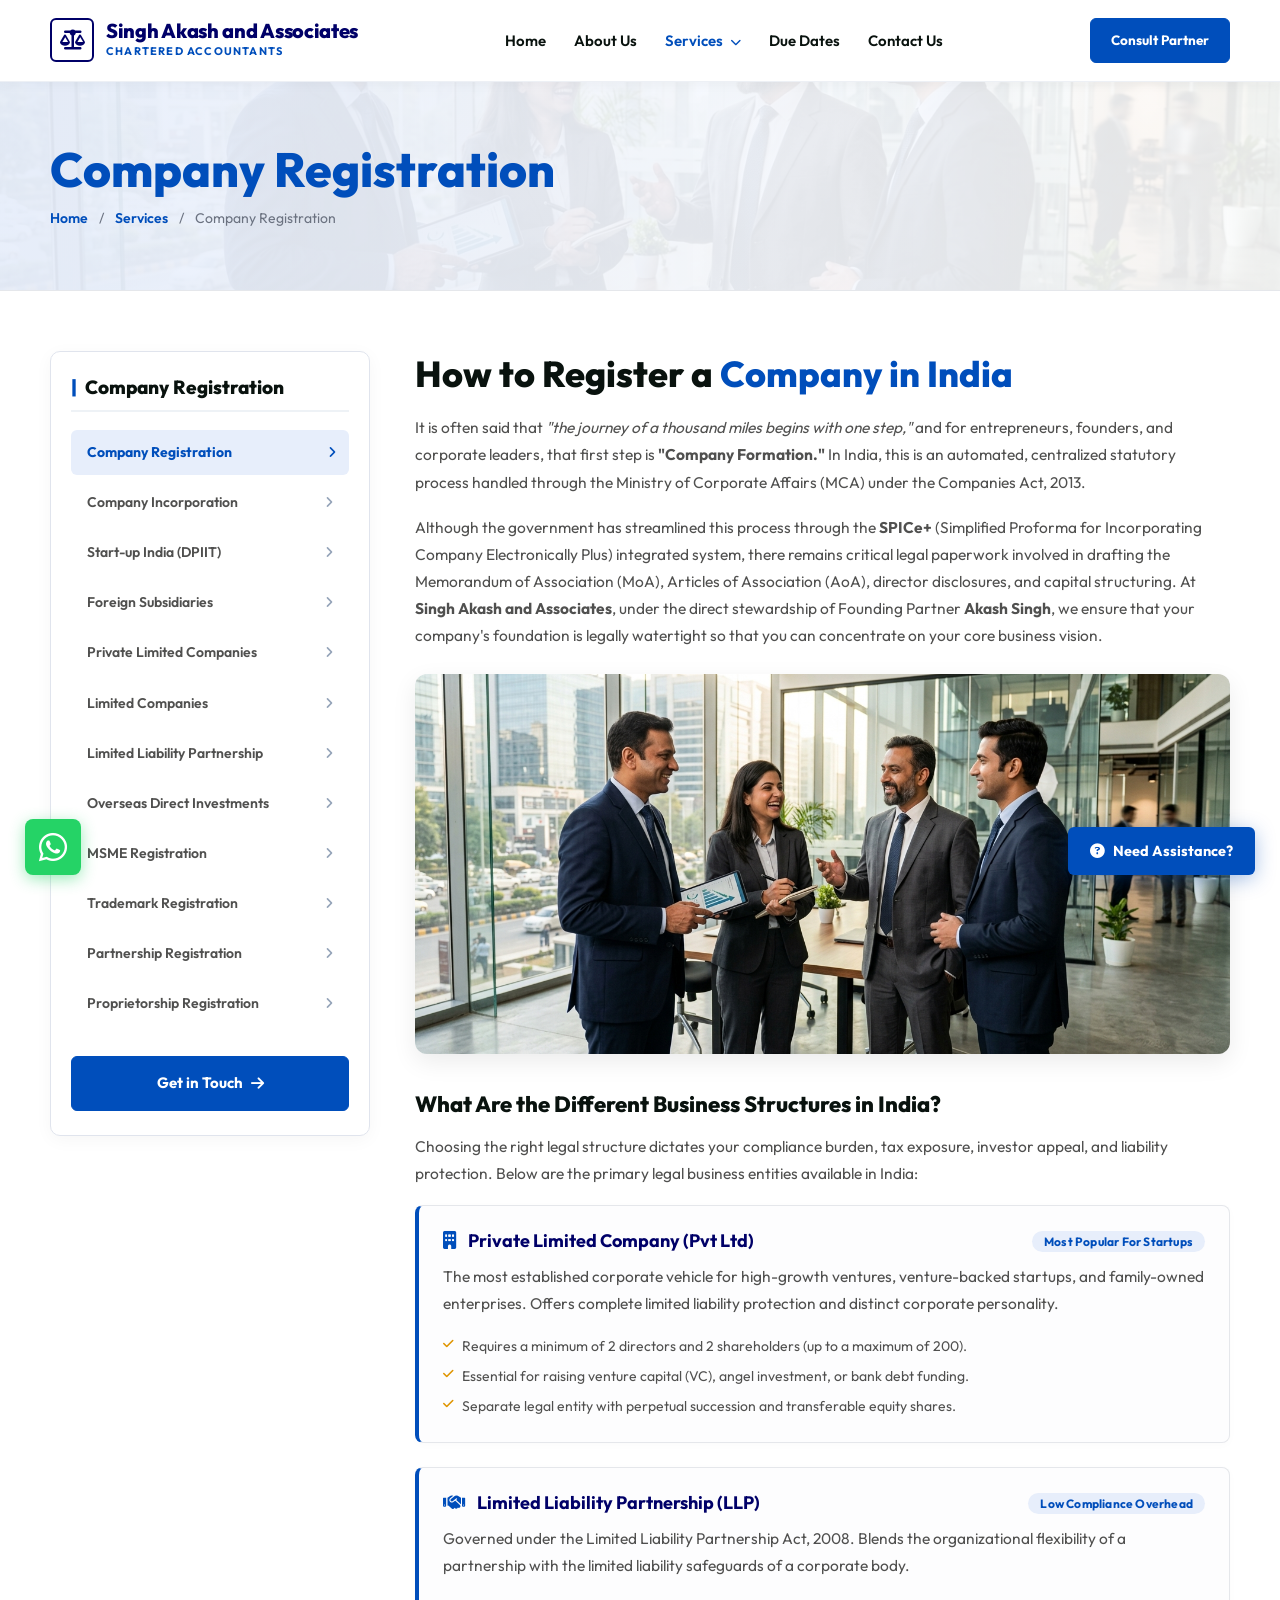
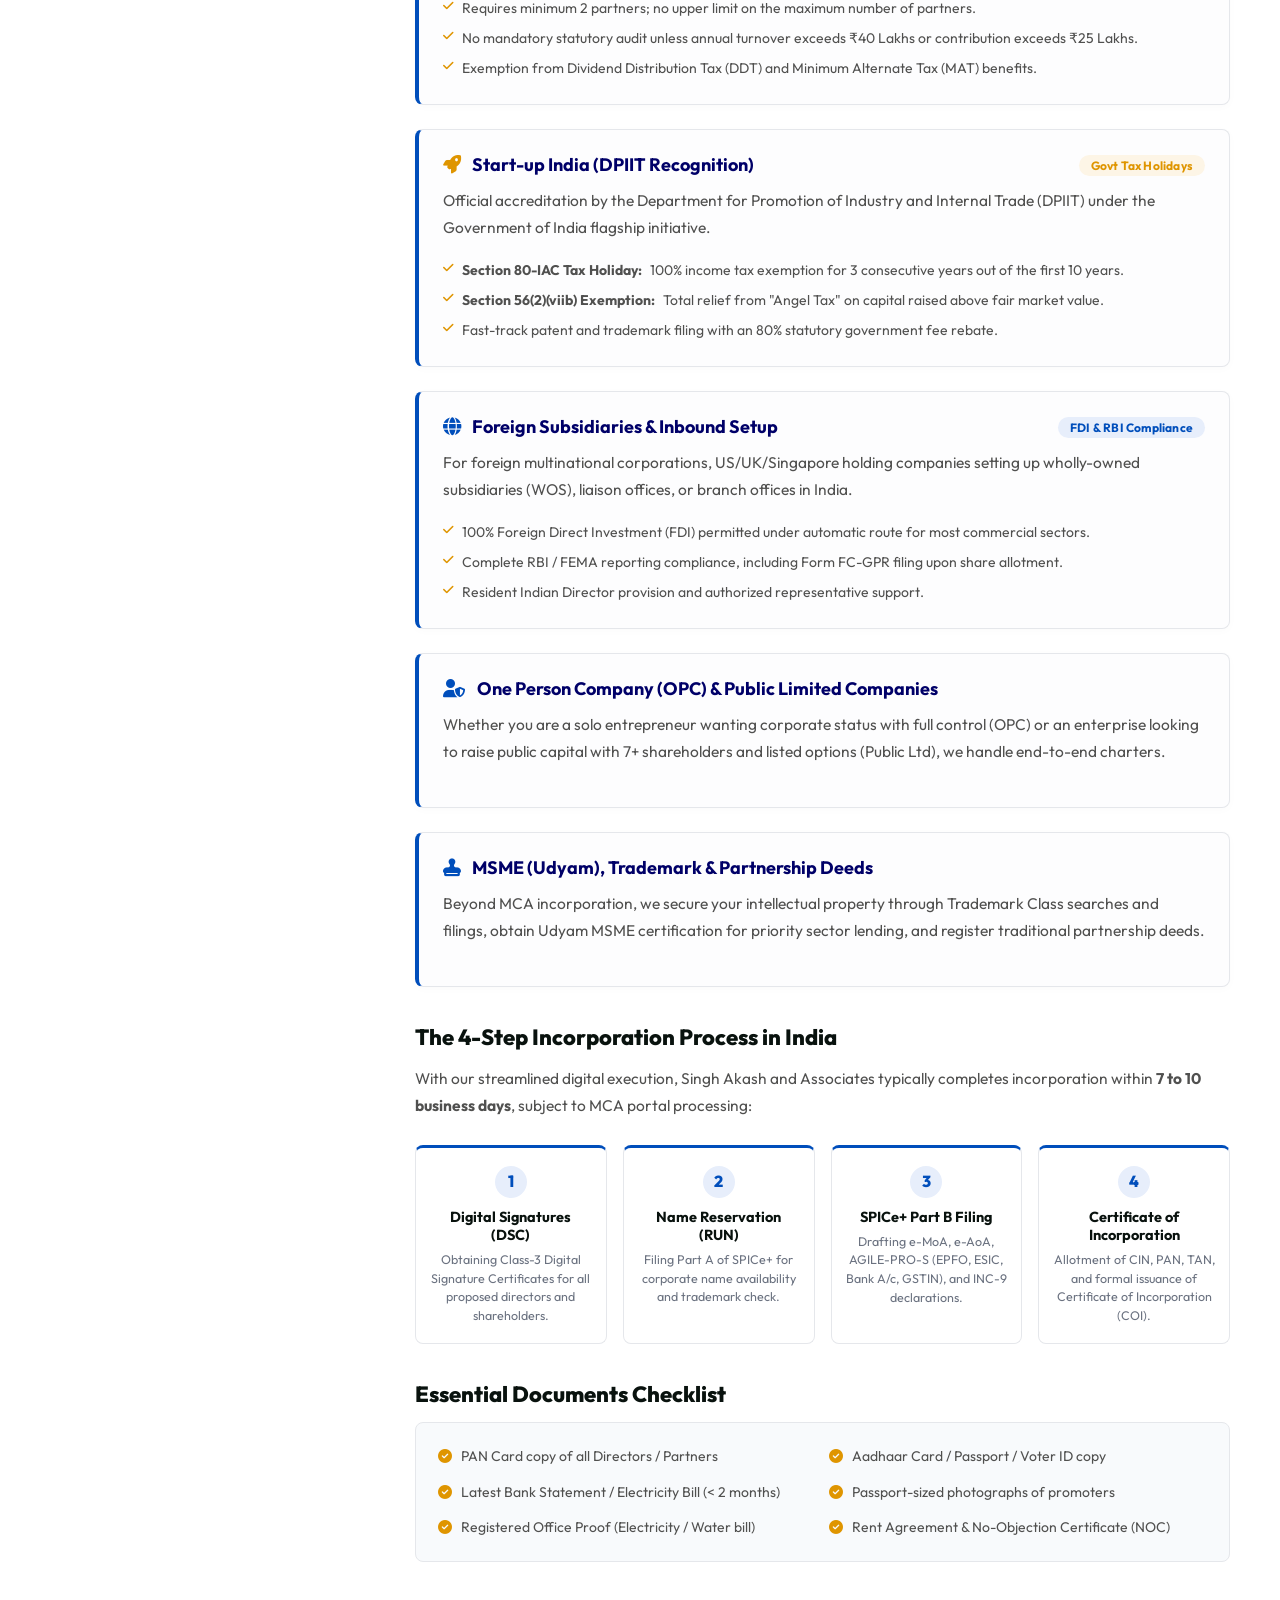
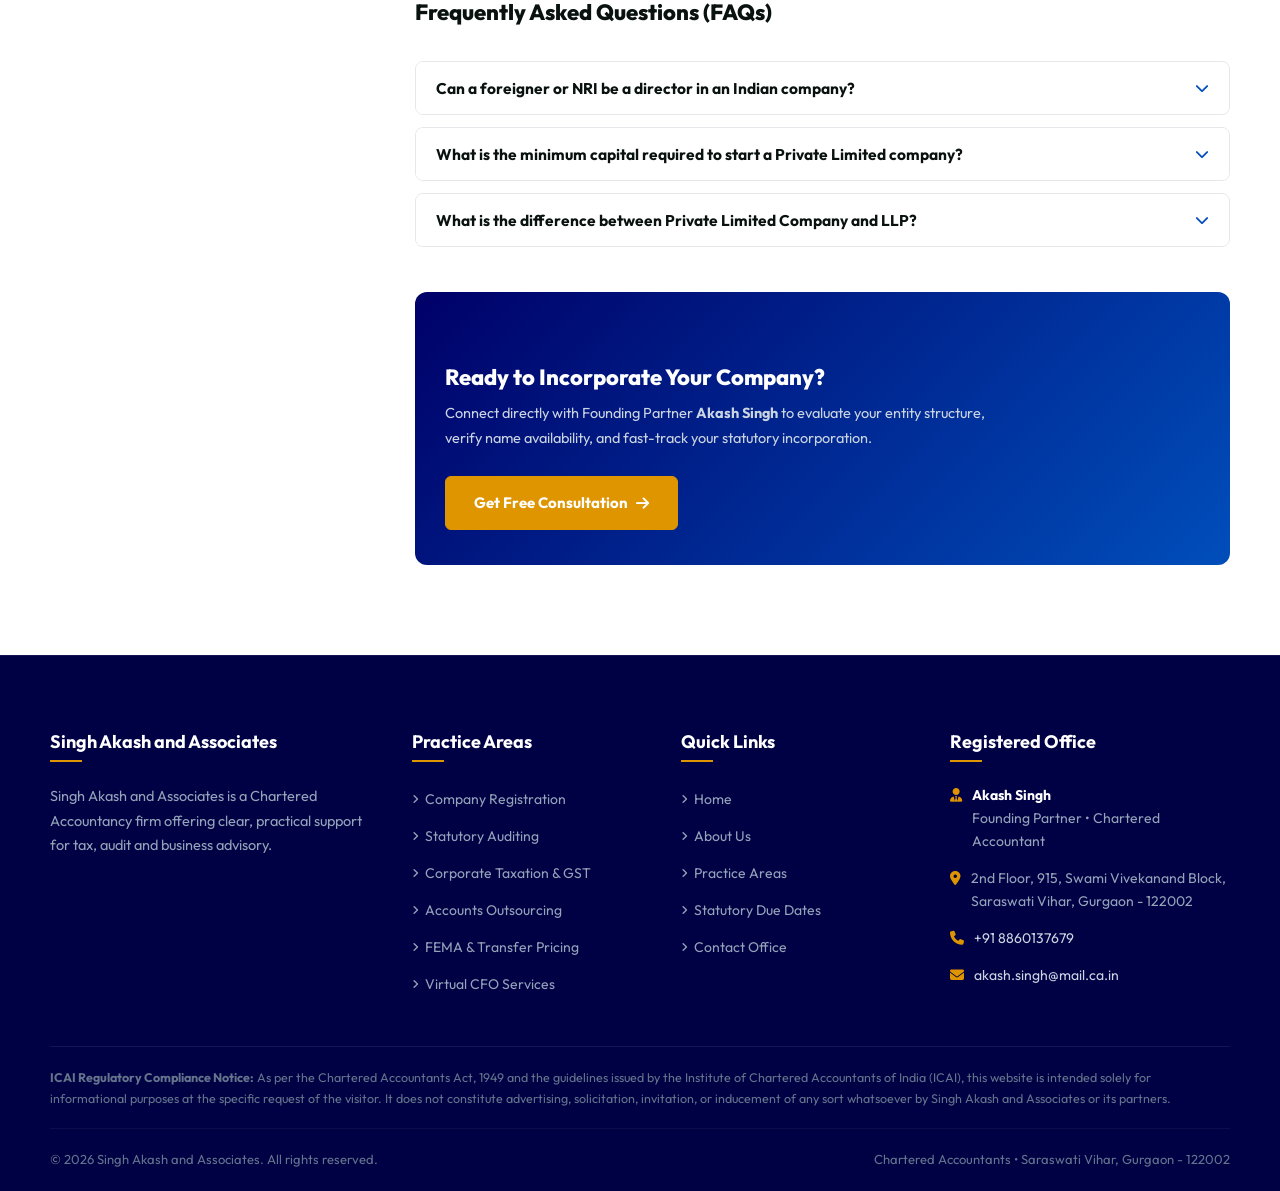
<file: testing/company-registration.html>
<!DOCTYPE html>
<html lang="en">
<head>
  <meta charset="utf-8">
  <meta http-equiv="X-UA-Compatible" content="IE=edge">
  <meta name="viewport" content="width=device-width, initial-scale=1.0">

  <!-- Primary SEO Tags -->
  <title>Company Registration in India | Private Ltd, LLP &amp; Setup | Singh Akash and Associates</title>
  <meta name="title" content="Company Registration in India | Private Ltd, LLP &amp; Setup | Singh Akash and Associates">
  <meta name="description" content="Comprehensive guide to company registration in India by Singh Akash and Associates. Private Limited Company, LLP, Startup India (DPIIT), and Foreign Subsidiaries.">
  <meta name="keywords" content="Company Registration in India, Private Limited Incorporation, LLP Registration, Start-up India DPIIT, Foreign Subsidiaries India, Singh Akash and Associates">

  <!-- Favicon -->
  <link rel="shortcut icon" type="image/svg+xml" href="assets/favicon.svg">

  <!-- Font Awesome 6 & Main Stylesheet -->
  <link rel="stylesheet" href="https://cdnjs.cloudflare.com/ajax/libs/font-awesome/6.5.1/css/all.min.css" crossorigin="anonymous" referrerpolicy="no-referrer">
  <link rel="stylesheet" href="styles/main.css">
</head>
<body>

  <!-- =======================================================================
       HEADER & NAVIGATION
       ======================================================================= -->
  <header class="site-header">
    <div class="container header-container">
      <a href="index.html" class="site-logo" aria-label="Singh Akash and Associates - Home">
        <div class="logo-badge">
          <i class="fa-solid fa-scale-balanced"></i>
        </div>
        <div class="logo-text">
          <span class="logo-firm-name">Singh Akash and Associates</span>
          <span class="logo-firm-sub">Chartered Accountants</span>
        </div>
      </a>

      <nav aria-label="Main Navigation">
        <ul class="nav-links">
          <li><a href="index.html">Home</a></li>
          <li><a href="index.html#about">About Us</a></li>
          <li class="has-mega-menu active">
            <a href="index.html#services">
              Services <i class="fa-solid fa-chevron-down" style="font-size: 11px; margin-left: 4px;"></i>
            </a>
            <div class="mega-menu-wrapper">
              <div class="mega-menu-grid">
                
                <!-- Column 1: Company Registration -->
                <div class="mega-menu-col">
                  <h4><a href="company-registration.html" style="color: inherit; text-decoration: none;"><i class="fa-solid fa-building"></i> Company Registration</a></h4>
                  <ul>
                    <li><a href="company-registration.html#pvt-ltd"><i class="fa-solid fa-angle-right"></i> Private Limited Companies</a></li>
                    <li><a href="company-registration.html#llp"><i class="fa-solid fa-angle-right"></i> Limited Liability Partnership (LLP)</a></li>
                    <li><a href="company-registration.html#startup-india"><i class="fa-solid fa-angle-right"></i> Start-up India (DPIIT)</a></li>
                    <li><a href="company-registration.html#foreign-subsidiaries"><i class="fa-solid fa-angle-right"></i> Foreign Subsidiaries</a></li>
                    <li><a href="company-registration.html#public-ltd"><i class="fa-solid fa-angle-right"></i> Limited Companies (Public)</a></li>
                    <li><a href="company-registration.html#incorporation-process"><i class="fa-solid fa-angle-right"></i> Incorporation Process</a></li>
                    <li><a href="company-registration.html#msme"><i class="fa-solid fa-angle-right"></i> MSME &amp; Trademark</a></li>
                  </ul>
                </div>

                <!-- Column 2: Auditing & Assurance -->
                <div class="mega-menu-col">
                  <h4><a href="audit-and-assurance.html" style="color: inherit; text-decoration: none;"><i class="fa-solid fa-shield-halved"></i> Auditing &amp; Assurance</a></h4>
                  <ul>
                    <li><a href="audit-and-assurance.html#statutory-audit"><i class="fa-solid fa-angle-right"></i> Financial Statement Audit</a></li>
                    <li><a href="audit-and-assurance.html#tax-audit"><i class="fa-solid fa-angle-right"></i> Tax Audit (Section 44AB)</a></li>
                    <li><a href="audit-and-assurance.html#internal-audit"><i class="fa-solid fa-angle-right"></i> Internal &amp; Process Audit</a></li>
                    <li><a href="audit-and-assurance.html#stock-audit"><i class="fa-solid fa-angle-right"></i> Stock &amp; Inventory Audit</a></li>
                    <li><a href="audit-and-assurance.html#ifc-audit"><i class="fa-solid fa-angle-right"></i> Internal Financial Controls (IFC)</a></li>
                    <li><a href="audit-and-assurance.html#udin-verification"><i class="fa-solid fa-angle-right"></i> UDIN Attestations</a></li>
                  </ul>
                </div>

                <!-- Column 3: Taxation & GST -->
                <div class="mega-menu-col">
                  <h4><a href="taxation-and-gst.html" style="color: inherit; text-decoration: none;"><i class="fa-solid fa-scale-balanced"></i> Taxation &amp; GST</a></h4>
                  <ul>
                    <li><a href="taxation-and-gst.html#corporate-tax"><i class="fa-solid fa-angle-right"></i> Corporate &amp; Individual Tax</a></li>
                    <li><a href="taxation-and-gst.html#gst-filings"><i class="fa-solid fa-angle-right"></i> Goods &amp; Services Tax (GST)</a></li>
                    <li><a href="taxation-and-gst.html#gst-refunds"><i class="fa-solid fa-angle-right"></i> Export Refunds &amp; Rebates</a></li>
                    <li><a href="taxation-and-gst.html#capital-gains"><i class="fa-solid fa-angle-right"></i> Capital Gains Advisory</a></li>
                    <li><a href="taxation-and-gst.html#expat-taxation"><i class="fa-solid fa-angle-right"></i> Taxation of Expats &amp; NRIs</a></li>
                    <li><a href="taxation-and-gst.html#scrutiny-appeals"><i class="fa-solid fa-angle-right"></i> Scrutiny &amp; CIT(A) Appeals</a></li>
                  </ul>
                </div>

                <!-- Column 4: Corporate Outsourcing -->
                <div class="mega-menu-col">
                  <h4><a href="corporate-outsourcing.html" style="color: inherit; text-decoration: none;"><i class="fa-solid fa-briefcase"></i> Corporate Outsourcing</a></h4>
                  <ul>
                    <li><a href="corporate-outsourcing.html#accounts-outsourcing"><i class="fa-solid fa-angle-right"></i> Accounts &amp; Bookkeeping Outsourcing</a></li>
                    <li><a href="corporate-outsourcing.html#payroll-management"><i class="fa-solid fa-angle-right"></i> Payroll &amp; Statutory Deductions</a></li>
                    <li><a href="corporate-outsourcing.html#secretarial-compliance"><i class="fa-solid fa-angle-right"></i> Corporate Secretarial (ROC)</a></li>
                    <li><a href="corporate-outsourcing.html#legal-drafting"><i class="fa-solid fa-angle-right"></i> Agreement &amp; Deed Drafting</a></li>
                    <li><a href="corporate-outsourcing.html#litigation-support"><i class="fa-solid fa-angle-right"></i> Litigation Support Outsourcing</a></li>
                    <li><a href="corporate-outsourcing.html#cloud-accounting"><i class="fa-solid fa-angle-right"></i> Cloud ERP &amp; Migrations</a></li>
                  </ul>
                </div>

                <!-- Column 5: Reporting & FEMA -->
                <div class="mega-menu-col">
                  <h4><a href="ifrs-and-fema.html" style="color: inherit; text-decoration: none;"><i class="fa-solid fa-globe"></i> Reporting &amp; FEMA</a></h4>
                  <ul>
                    <li><a href="ifrs-and-fema.html#transfer-pricing"><i class="fa-solid fa-angle-right"></i> Transfer Pricing (Form 3CEB)</a></li>
                    <li><a href="ifrs-and-fema.html#fema-fdi"><i class="fa-solid fa-angle-right"></i> FEMA Reporting (FC-GPR / FLA)</a></li>
                    <li><a href="ifrs-and-fema.html#foreign-remittances"><i class="fa-solid fa-angle-right"></i> Form 15CA &amp; 15CB Remittance</a></li>
                    <li><a href="ifrs-and-fema.html#ifrs-indas"><i class="fa-solid fa-angle-right"></i> IFRS &amp; Ind AS Reporting</a></li>
                    <li><a href="ifrs-and-fema.html#dtaa-relief"><i class="fa-solid fa-angle-right"></i> DTAA &amp; Cross-Border Relief</a></li>
                  </ul>
                </div>

                <!-- Column 6: Special Areas & Virtual CFO -->
                <div class="mega-menu-col">
                  <h4><a href="virtual-cfo-services.html" style="color: inherit; text-decoration: none;"><i class="fa-solid fa-chart-pie"></i> Special Areas &amp; CFO</a></h4>
                  <ul>
                    <li><a href="virtual-cfo-services.html#virtual-cfo"><i class="fa-solid fa-angle-right"></i> Virtual CFO Retainer</a></li>
                    <li><a href="virtual-cfo-services.html#due-diligence"><i class="fa-solid fa-angle-right"></i> Financial &amp; Tax Due Diligence</a></li>
                    <li><a href="virtual-cfo-services.html#business-valuation"><i class="fa-solid fa-angle-right"></i> Business Valuation (DCF)</a></li>
                    <li><a href="virtual-cfo-services.html#esop-advisory"><i class="fa-solid fa-angle-right"></i> Share Based Payments (ESOPs)</a></li>
                    <li><a href="virtual-cfo-services.html#resident-director"><i class="fa-solid fa-angle-right"></i> Resident Director Services</a></li>
                    <li><a href="virtual-cfo-services.html#ngo-services"><i class="fa-solid fa-angle-right"></i> Societies &amp; NGO Advisory</a></li>
                  </ul>
                </div>

              </div>
            </div>
          </li>
          <li><a href="index.html#due-dates">Due Dates</a></li>
          <li><a href="index.html#contact">Contact Us</a></li>
        </ul>
      </nav>

      <div style="display: flex; align-items: center; gap: 12px;">
        <a href="#consultation-card" class="btn-royal-blue" style="padding: 10px 20px; font-size: 13.5px;">
          Consult Partner
        </a>
        <button class="mobile-menu-btn" id="mobileMenuBtn" aria-label="Toggle navigation">
          <i class="fa-solid fa-bars"></i>
        </button>
      </div>
    </div>
  </header>

  <!-- =======================================================================
       PAGE BANNER (EXACT RAAAS.COM BREADCRUMB BANNER)
       ======================================================================= -->
  <section class="page-banner-section">
    <div class="container">
      <div class="page-banner-content">
        <h1 class="page-banner-title">Company Registration</h1>
        <div class="page-breadcrumb">
          <a href="index.html">Home</a> &nbsp;/&nbsp; 
          <a href="index.html#services">Services</a> &nbsp;/&nbsp; 
          <span>Company Registration</span>
        </div>
      </div>
    </div>
  </section>

  <!-- =======================================================================
       SERVICE DETAILS 2-COLUMN AREA (EXACT MATCH TO RAAAS.COM SCREENSHOT)
       ======================================================================= -->
  <section class="service-details-area">
    <div class="container">
      <div class="service-details-grid">

        <!-- ===================================================================
             LEFT SIDEBAR (EXACT MATCH TO USER SCREENSHOT)
             =================================================================== -->
        <aside class="service-details-sidebar">
          <h3 class="service-sidebar-title">
            <span class="bar-accent">|</span> Company Registration
          </h3>

          <ul class="service-sidebar-menu">
            <li class="active">
              <a href="#company-reg">
                <span>Company Registration</span>
                <i class="fa-solid fa-angle-right"></i>
              </a>
            </li>
            <li>
              <a href="#incorporation-process">
                <span>Company Incorporation</span>
                <i class="fa-solid fa-angle-right"></i>
              </a>
            </li>
            <li>
              <a href="#startup-india">
                <span>Start-up India (DPIIT)</span>
                <i class="fa-solid fa-angle-right"></i>
              </a>
            </li>
            <li>
              <a href="#foreign-subsidiaries">
                <span>Foreign Subsidiaries</span>
                <i class="fa-solid fa-angle-right"></i>
              </a>
            </li>
            <li>
              <a href="#pvt-ltd">
                <span>Private Limited Companies</span>
                <i class="fa-solid fa-angle-right"></i>
              </a>
            </li>
            <li>
              <a href="#public-ltd">
                <span>Limited Companies</span>
                <i class="fa-solid fa-angle-right"></i>
              </a>
            </li>
            <li>
              <a href="#llp">
                <span>Limited Liability Partnership</span>
                <i class="fa-solid fa-angle-right"></i>
              </a>
            </li>
            <li>
              <a href="#odi">
                <span>Overseas Direct Investments</span>
                <i class="fa-solid fa-angle-right"></i>
              </a>
            </li>
            <li>
              <a href="#msme">
                <span>MSME Registration</span>
                <i class="fa-solid fa-angle-right"></i>
              </a>
            </li>
            <li>
              <a href="#trademark">
                <span>Trademark Registration</span>
                <i class="fa-solid fa-angle-right"></i>
              </a>
            </li>
            <li>
              <a href="#partnership">
                <span>Partnership Registration</span>
                <i class="fa-solid fa-angle-right"></i>
              </a>
            </li>
            <li>
              <a href="#proprietorship">
                <span>Proprietorship Registration</span>
                <i class="fa-solid fa-angle-right"></i>
              </a>
            </li>
          </ul>

          <a href="index.html#consultation-form" class="btn-royal-blue service-sidebar-cta">
            Get in Touch <i class="fa-solid fa-arrow-right"></i>
          </a>
        </aside>

        <!-- ===================================================================
             RIGHT MAIN ARTICLE CONTENT (EXACT MATCH TO RAAAS.COM ARTICLE)
             =================================================================== -->
        <main class="single-service-contents">
          
          <h2 id="company-reg">
            How to Register a <span>Company in India</span>
          </h2>
          
          <p>
            It is often said that <em>"the journey of a thousand miles begins with one step,"</em> and for entrepreneurs, founders, and corporate leaders, that first step is <strong>"Company Formation."</strong> In India, this is an automated, centralized statutory process handled through the Ministry of Corporate Affairs (MCA) under the Companies Act, 2013.
          </p>

          <p>
            Although the government has streamlined this process through the <strong>SPICe+</strong> (Simplified Proforma for Incorporating Company Electronically Plus) integrated system, there remains critical legal paperwork involved in drafting the Memorandum of Association (MoA), Articles of Association (AoA), director disclosures, and capital structuring. At <strong>Singh Akash and Associates</strong>, under the direct stewardship of Founding Partner <strong>Akash Singh</strong>, we ensure that your company's foundation is legally watertight so that you can concentrate on your core business vision.
          </p>

          <div class="single-blog-img">
            <img src="assets/hero-bg.jpg" alt="Company Registration and Corporate Advisory - Singh Akash and Associates" loading="lazy">
          </div>

          <h3>What Are the Different Business Structures in India?</h3>
          <p>
            Choosing the right legal structure dictates your compliance burden, tax exposure, investor appeal, and liability protection. Below are the primary legal business entities available in India:
          </p>

          <!-- Sub-Card 1: Private Limited Company -->
          <div class="article-sub-card" id="pvt-ltd">
            <h4>
              <span><i class="fa-solid fa-building" style="color: var(--primary-blue); margin-right: 8px;"></i> Private Limited Company (Pvt Ltd)</span>
              <span class="pill-badge" style="margin: 0; padding: 3px 12px; font-size: 12px;">Most Popular for Startups</span>
            </h4>
            <p>
              The most established corporate vehicle for high-growth ventures, venture-backed startups, and family-owned enterprises. Offers complete limited liability protection and distinct corporate personality.
            </p>
            <ul>
              <li><i class="fa-solid fa-check"></i> Requires a minimum of 2 directors and 2 shareholders (up to a maximum of 200).</li>
              <li><i class="fa-solid fa-check"></i> Essential for raising venture capital (VC), angel investment, or bank debt funding.</li>
              <li><i class="fa-solid fa-check"></i> Separate legal entity with perpetual succession and transferable equity shares.</li>
            </ul>
          </div>

          <!-- Sub-Card 2: Limited Liability Partnership -->
          <div class="article-sub-card" id="llp">
            <h4>
              <span><i class="fa-solid fa-handshake" style="color: var(--primary-blue); margin-right: 8px;"></i> Limited Liability Partnership (LLP)</span>
              <span class="pill-badge" style="margin: 0; padding: 3px 12px; font-size: 12px;">Low Compliance Overhead</span>
            </h4>
            <p>
              Governed under the Limited Liability Partnership Act, 2008. Blends the organizational flexibility of a partnership with the limited liability safeguards of a corporate body.
            </p>
            <ul>
              <li><i class="fa-solid fa-check"></i> Requires minimum 2 partners; no upper limit on the maximum number of partners.</li>
              <li><i class="fa-solid fa-check"></i> No mandatory statutory audit unless annual turnover exceeds ₹40 Lakhs or contribution exceeds ₹25 Lakhs.</li>
              <li><i class="fa-solid fa-check"></i> Exemption from Dividend Distribution Tax (DDT) and Minimum Alternate Tax (MAT) benefits.</li>
            </ul>
          </div>

          <!-- Sub-Card 3: Start-up India & DPIIT -->
          <div class="article-sub-card" id="startup-india">
            <h4>
              <span><i class="fa-solid fa-rocket" style="color: var(--golden-amber); margin-right: 8px;"></i> Start-up India (DPIIT Recognition)</span>
              <span class="pill-badge" style="margin: 0; padding: 3px 12px; font-size: 12px; background: #fdf5e6; color: #df9500;">Govt Tax Holidays</span>
            </h4>
            <p>
              Official accreditation by the Department for Promotion of Industry and Internal Trade (DPIIT) under the Government of India flagship initiative.
            </p>
            <ul>
              <li><i class="fa-solid fa-check"></i> <strong>Section 80-IAC Tax Holiday:</strong> 100% income tax exemption for 3 consecutive years out of the first 10 years.</li>
              <li><i class="fa-solid fa-check"></i> <strong>Section 56(2)(viib) Exemption:</strong> Total relief from "Angel Tax" on capital raised above fair market value.</li>
              <li><i class="fa-solid fa-check"></i> Fast-track patent and trademark filing with an 80% statutory government fee rebate.</li>
            </ul>
          </div>

          <!-- Sub-Card 4: Foreign Subsidiaries -->
          <div class="article-sub-card" id="foreign-subsidiaries">
            <h4>
              <span><i class="fa-solid fa-globe" style="color: var(--primary-blue); margin-right: 8px;"></i> Foreign Subsidiaries &amp; Inbound Setup</span>
              <span class="pill-badge" style="margin: 0; padding: 3px 12px; font-size: 12px;">FDI &amp; RBI Compliance</span>
            </h4>
            <p>
              For foreign multinational corporations, US/UK/Singapore holding companies setting up wholly-owned subsidiaries (WOS), liaison offices, or branch offices in India.
            </p>
            <ul>
              <li><i class="fa-solid fa-check"></i> 100% Foreign Direct Investment (FDI) permitted under automatic route for most commercial sectors.</li>
              <li><i class="fa-solid fa-check"></i> Complete RBI / FEMA reporting compliance, including Form FC-GPR filing upon share allotment.</li>
              <li><i class="fa-solid fa-check"></i> Resident Indian Director provision and authorized representative support.</li>
            </ul>
          </div>

          <!-- Sub-Card 5: One Person Company & Public Ltd -->
          <div class="article-sub-card" id="public-ltd">
            <h4>
              <span><i class="fa-solid fa-user-shield" style="color: var(--primary-blue); margin-right: 8px;"></i> One Person Company (OPC) &amp; Public Limited Companies</span>
            </h4>
            <p>
              Whether you are a solo entrepreneur wanting corporate status with full control (OPC) or an enterprise looking to raise public capital with 7+ shareholders and listed options (Public Ltd), we handle end-to-end charters.
            </p>
          </div>

          <!-- Sub-Card 6: MSME, Trademark & Partnership -->
          <div class="article-sub-card" id="msme">
            <h4>
              <span><i class="fa-solid fa-stamp" style="color: var(--primary-blue); margin-right: 8px;"></i> MSME (Udyam), Trademark &amp; Partnership Deeds</span>
            </h4>
            <p>
              Beyond MCA incorporation, we secure your intellectual property through Trademark Class searches and filings, obtain Udyam MSME certification for priority sector lending, and register traditional partnership deeds.
            </p>
          </div>

          <h3 id="incorporation-process">The 4-Step Incorporation Process in India</h3>
          <p>
            With our streamlined digital execution, Singh Akash and Associates typically completes incorporation within <strong>7 to 10 business days</strong>, subject to MCA portal processing:
          </p>

          <div class="process-steps-grid">
            <div class="process-step-box">
              <span class="step-num-badge">1</span>
              <h5>Digital Signatures (DSC)</h5>
              <p>Obtaining Class-3 Digital Signature Certificates for all proposed directors and shareholders.</p>
            </div>
            <div class="process-step-box">
              <span class="step-num-badge">2</span>
              <h5>Name Reservation (RUN)</h5>
              <p>Filing Part A of SPICe+ for corporate name availability and trademark check.</p>
            </div>
            <div class="process-step-box">
              <span class="step-num-badge">3</span>
              <h5>SPICe+ Part B Filing</h5>
              <p>Drafting e-MoA, e-AoA, AGILE-PRO-S (EPFO, ESIC, Bank A/c, GSTIN), and INC-9 declarations.</p>
            </div>
            <div class="process-step-box">
              <span class="step-num-badge">4</span>
              <h5>Certificate of Incorporation</h5>
              <p>Allotment of CIN, PAN, TAN, and formal issuance of Certificate of Incorporation (COI).</p>
            </div>
          </div>

          <h3>Essential Documents Checklist</h3>
          <div style="background: #f8fafc; border: 1px solid var(--border-light); border-radius: 8px; padding: 22px; margin-bottom: 30px;">
            <ul style="list-style: none; padding: 0; margin: 0; display: grid; grid-template-columns: 1fr 1fr; gap: 12px;">
              <li style="font-size: 14px;"><i class="fa-solid fa-circle-check" style="color: var(--golden-amber); margin-right: 6px;"></i> PAN Card copy of all Directors / Partners</li>
              <li style="font-size: 14px;"><i class="fa-solid fa-circle-check" style="color: var(--golden-amber); margin-right: 6px;"></i> Aadhaar Card / Passport / Voter ID copy</li>
              <li style="font-size: 14px;"><i class="fa-solid fa-circle-check" style="color: var(--golden-amber); margin-right: 6px;"></i> Latest Bank Statement / Electricity Bill (&lt; 2 months)</li>
              <li style="font-size: 14px;"><i class="fa-solid fa-circle-check" style="color: var(--golden-amber); margin-right: 6px;"></i> Passport-sized photographs of promoters</li>
              <li style="font-size: 14px;"><i class="fa-solid fa-circle-check" style="color: var(--golden-amber); margin-right: 6px;"></i> Registered Office Proof (Electricity / Water bill)</li>
              <li style="font-size: 14px;"><i class="fa-solid fa-circle-check" style="color: var(--golden-amber); margin-right: 6px;"></i> Rent Agreement &amp; No-Objection Certificate (NOC)</li>
            </ul>
          </div>

          <!-- FAQ Accordions -->
          <h3>Frequently Asked Questions (FAQs)</h3>
          <div class="faq-box-wrap">
            <div class="faq-item">
              <button class="faq-question" type="button" onclick="toggleFaq(this)">
                <span>Can a foreigner or NRI be a director in an Indian company?</span>
                <i class="fa-solid fa-chevron-down"></i>
              </button>
              <div class="faq-answer">
                Yes. A foreign national or Non-Resident Indian (NRI) can be an executive director in an Indian private limited company, provided at least one director on the board is a resident of India (who has stayed in India for at least 182 days in the preceding financial year).
              </div>
            </div>

            <div class="faq-item">
              <button class="faq-question" type="button" onclick="toggleFaq(this)">
                <span>What is the minimum capital required to start a Private Limited company?</span>
                <i class="fa-solid fa-chevron-down"></i>
              </button>
              <div class="faq-answer">
                The Companies Act, 2013 abolished the mandatory minimum paid-up capital requirement of ₹1 Lakh. You can now incorporate a Private Limited Company with any authorized capital, even as low as ₹1,000, though ₹1 Lakh authorized capital is standard practice.
              </div>
            </div>

            <div class="faq-item">
              <button class="faq-question" type="button" onclick="toggleFaq(this)">
                <span>What is the difference between Private Limited Company and LLP?</span>
                <i class="fa-solid fa-chevron-down"></i>
              </button>
              <div class="faq-answer">
                A Private Limited Company is ideal for businesses planning to raise venture capital or offer ESOP equity to employees, but has higher annual secretarial compliance requirements. An LLP is ideal for professional services and closely-held businesses with lower regulatory overhead and no dividend distribution tax.
              </div>
            </div>
          </div>

          <!-- Bottom In-Page Consultation Card -->
          <div class="service-cta-card" id="consultation-card">
            <div>
              <h3>Ready to Incorporate Your Company?</h3>
              <p>
                Connect directly with Founding Partner <strong>Akash Singh</strong> to evaluate your entity structure, verify name availability, and fast-track your statutory incorporation.
              </p>
            </div>
            <a href="index.html#consultation-form" class="btn-golden-amber" style="white-space: nowrap; font-size: 15px;">
              Get Free Consultation <i class="fa-solid fa-arrow-right"></i>
            </a>
          </div>

        </main>

      </div>
    </div>
  </section>

  <!-- =======================================================================
       FOOTER
       ======================================================================= -->
  <footer class="site-footer">
    <div class="container">
      <div class="footer-columns-grid">
        <div class="footer-col">
          <h4 style="color: #ffffff;">Singh Akash and Associates</h4>
          <p>
            Singh Akash and Associates is a Chartered Accountancy firm offering clear, practical support for tax, audit and business advisory.
          </p>
        </div>
        <div class="footer-col">
          <h4>Practice Areas</h4>
          <ul class="footer-links">
            <li><a href="company-registration.html"><i class="fa-solid fa-angle-right" style="font-size: 11px;"></i> Company Registration</a></li>
            <li><a href="audit-and-assurance.html"><i class="fa-solid fa-angle-right" style="font-size: 11px;"></i> Statutory Auditing</a></li>
            <li><a href="taxation-and-gst.html"><i class="fa-solid fa-angle-right" style="font-size: 11px;"></i> Corporate Taxation &amp; GST</a></li>
            <li><a href="corporate-outsourcing.html"><i class="fa-solid fa-angle-right" style="font-size: 11px;"></i> Accounts Outsourcing</a></li>
            <li><a href="ifrs-and-fema.html"><i class="fa-solid fa-angle-right" style="font-size: 11px;"></i> FEMA &amp; Transfer Pricing</a></li>
            <li><a href="virtual-cfo-services.html"><i class="fa-solid fa-angle-right" style="font-size: 11px;"></i> Virtual CFO Services</a></li>
          </ul>
        </div>
        <div class="footer-col">
          <h4>Quick Links</h4>
          <ul class="footer-links">
            <li><a href="index.html"><i class="fa-solid fa-angle-right" style="font-size: 11px;"></i> Home</a></li>
            <li><a href="index.html#about"><i class="fa-solid fa-angle-right" style="font-size: 11px;"></i> About Us</a></li>
            <li><a href="index.html#services"><i class="fa-solid fa-angle-right" style="font-size: 11px;"></i> Practice Areas</a></li>
            <li><a href="index.html#due-dates"><i class="fa-solid fa-angle-right" style="font-size: 11px;"></i> Statutory Due Dates</a></li>
            <li><a href="index.html#contact"><i class="fa-solid fa-angle-right" style="font-size: 11px;"></i> Contact Office</a></li>
          </ul>
        </div>
        <div class="footer-col">
          <h4>Registered Office</h4>
          <div class="footer-contact-items">
            <div class="footer-contact-item">
              <i class="fa-solid fa-user-tie"></i>
              <div>
                <strong style="color: #ffffff;">Akash Singh</strong><br>
                Founding Partner &bull; Chartered Accountant
              </div>
            </div>
            <div class="footer-contact-item">
              <i class="fa-solid fa-location-dot"></i>
              <div>2nd Floor, 915, Swami Vivekanand Block, Saraswati Vihar, Gurgaon - 122002</div>
            </div>
            <div class="footer-contact-item">
              <i class="fa-solid fa-phone"></i>
              <div><a href="tel:+918860137679">+91 8860137679</a></div>
            </div>
            <div class="footer-contact-item">
              <i class="fa-solid fa-envelope"></i>
              <div><a href="mailto:akash.singh@mail.ca.in">akash.singh@mail.ca.in</a></div>
            </div>
          </div>
        </div>
      </div>

      <div class="footer-disclaimer-box">
        <strong>ICAI Regulatory Compliance Notice:</strong> As per the Chartered Accountants Act, 1949 and the guidelines issued by the Institute of Chartered Accountants of India (ICAI), this website is intended solely for informational purposes at the specific request of the visitor. It does not constitute advertising, solicitation, invitation, or inducement of any sort whatsoever by Singh Akash and Associates or its partners.
      </div>

      <div class="footer-bottom-bar">
        <div>&copy; 2026 Singh Akash and Associates. All rights reserved.</div>
        <div>Chartered Accountants &bull; Saraswati Vihar, Gurgaon - 122002</div>
      </div>
    </div>
  </footer>

  <!-- Floating Widgets -->
  <a href="https://wa.me/918860137679" target="_blank" class="whatsapp-floating-widget" aria-label="Chat on WhatsApp">
    <i class="fa-brands fa-whatsapp"></i>
  </a>
  <a href="index.html#consultation-form" class="need-assistance-btn" aria-label="Need Assistance">
    <i class="fa-solid fa-circle-question"></i> Need Assistance?
  </a>

  <!-- Simple FAQ Toggle Script -->
  <script>
    function toggleFaq(btn) {
      const item = btn.closest('.faq-item');
      item.classList.toggle('active');
    }
  </script>
</body>
</html>
</file>
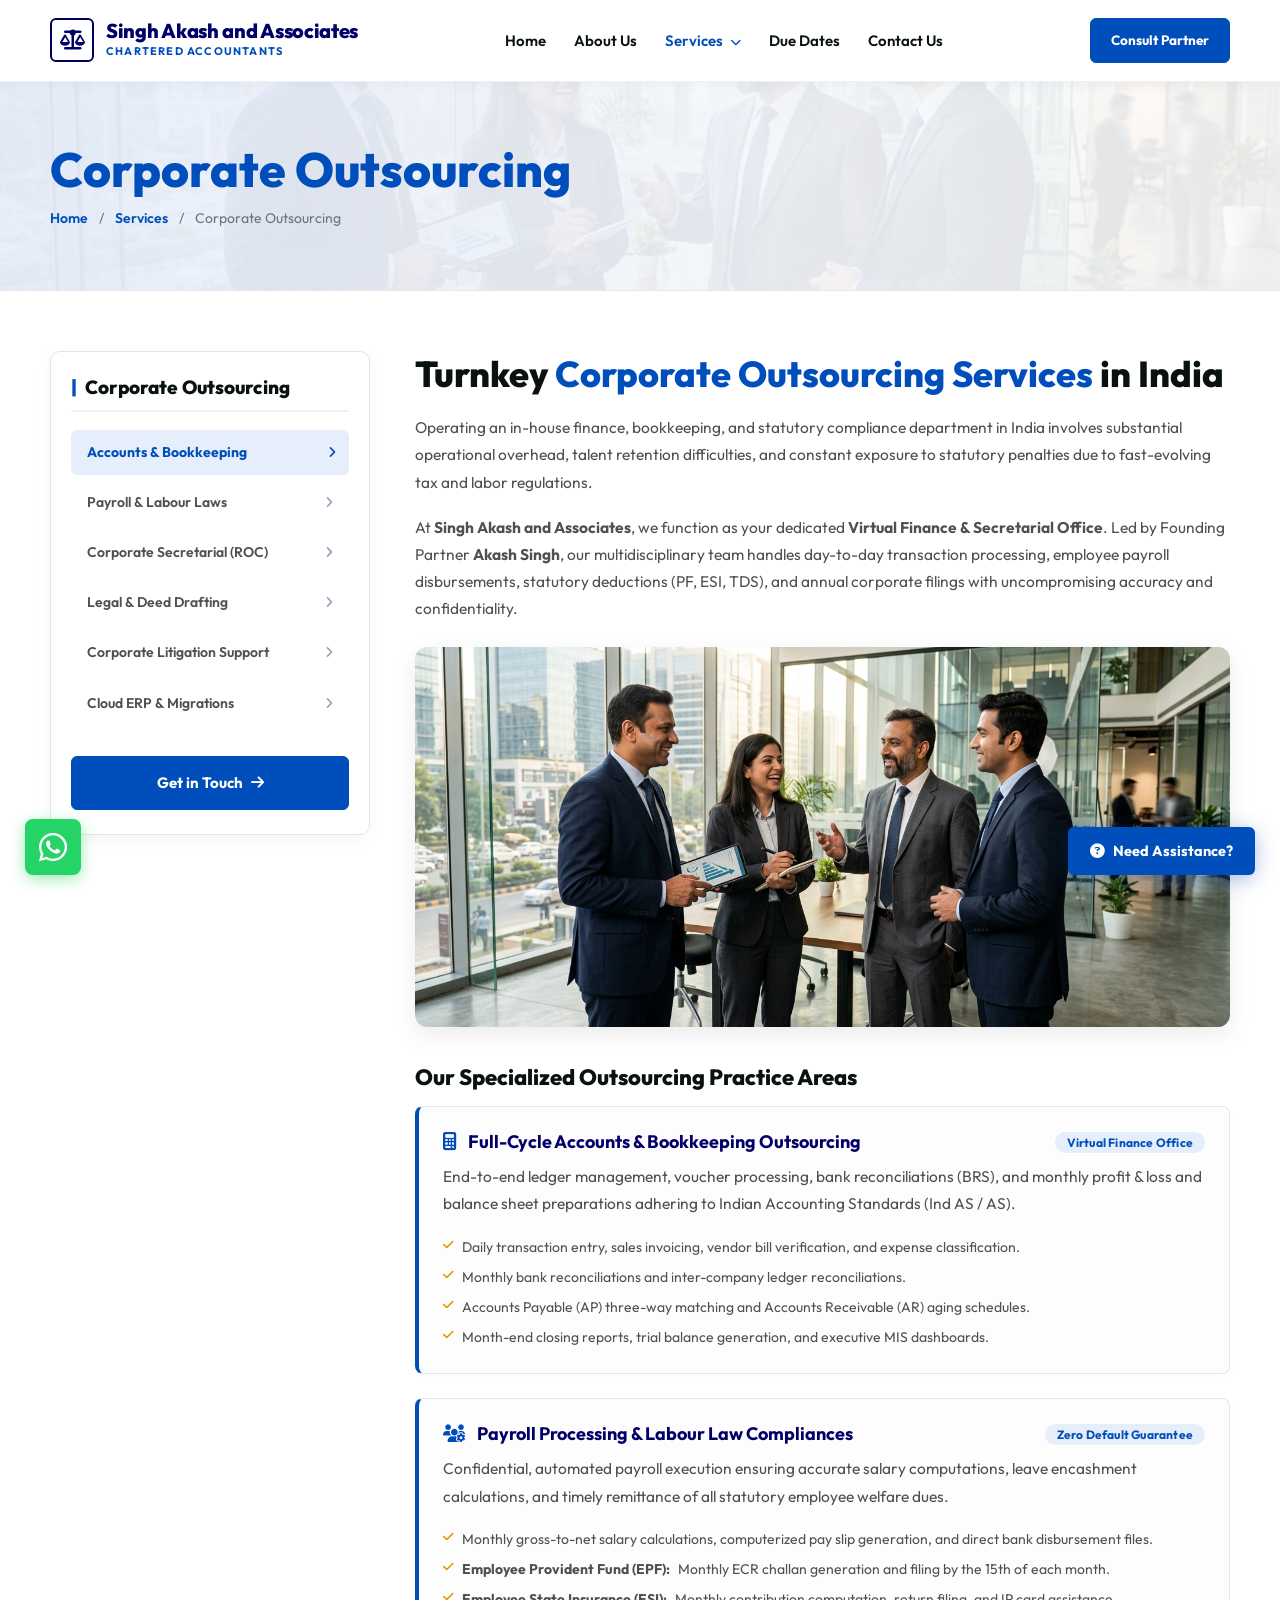
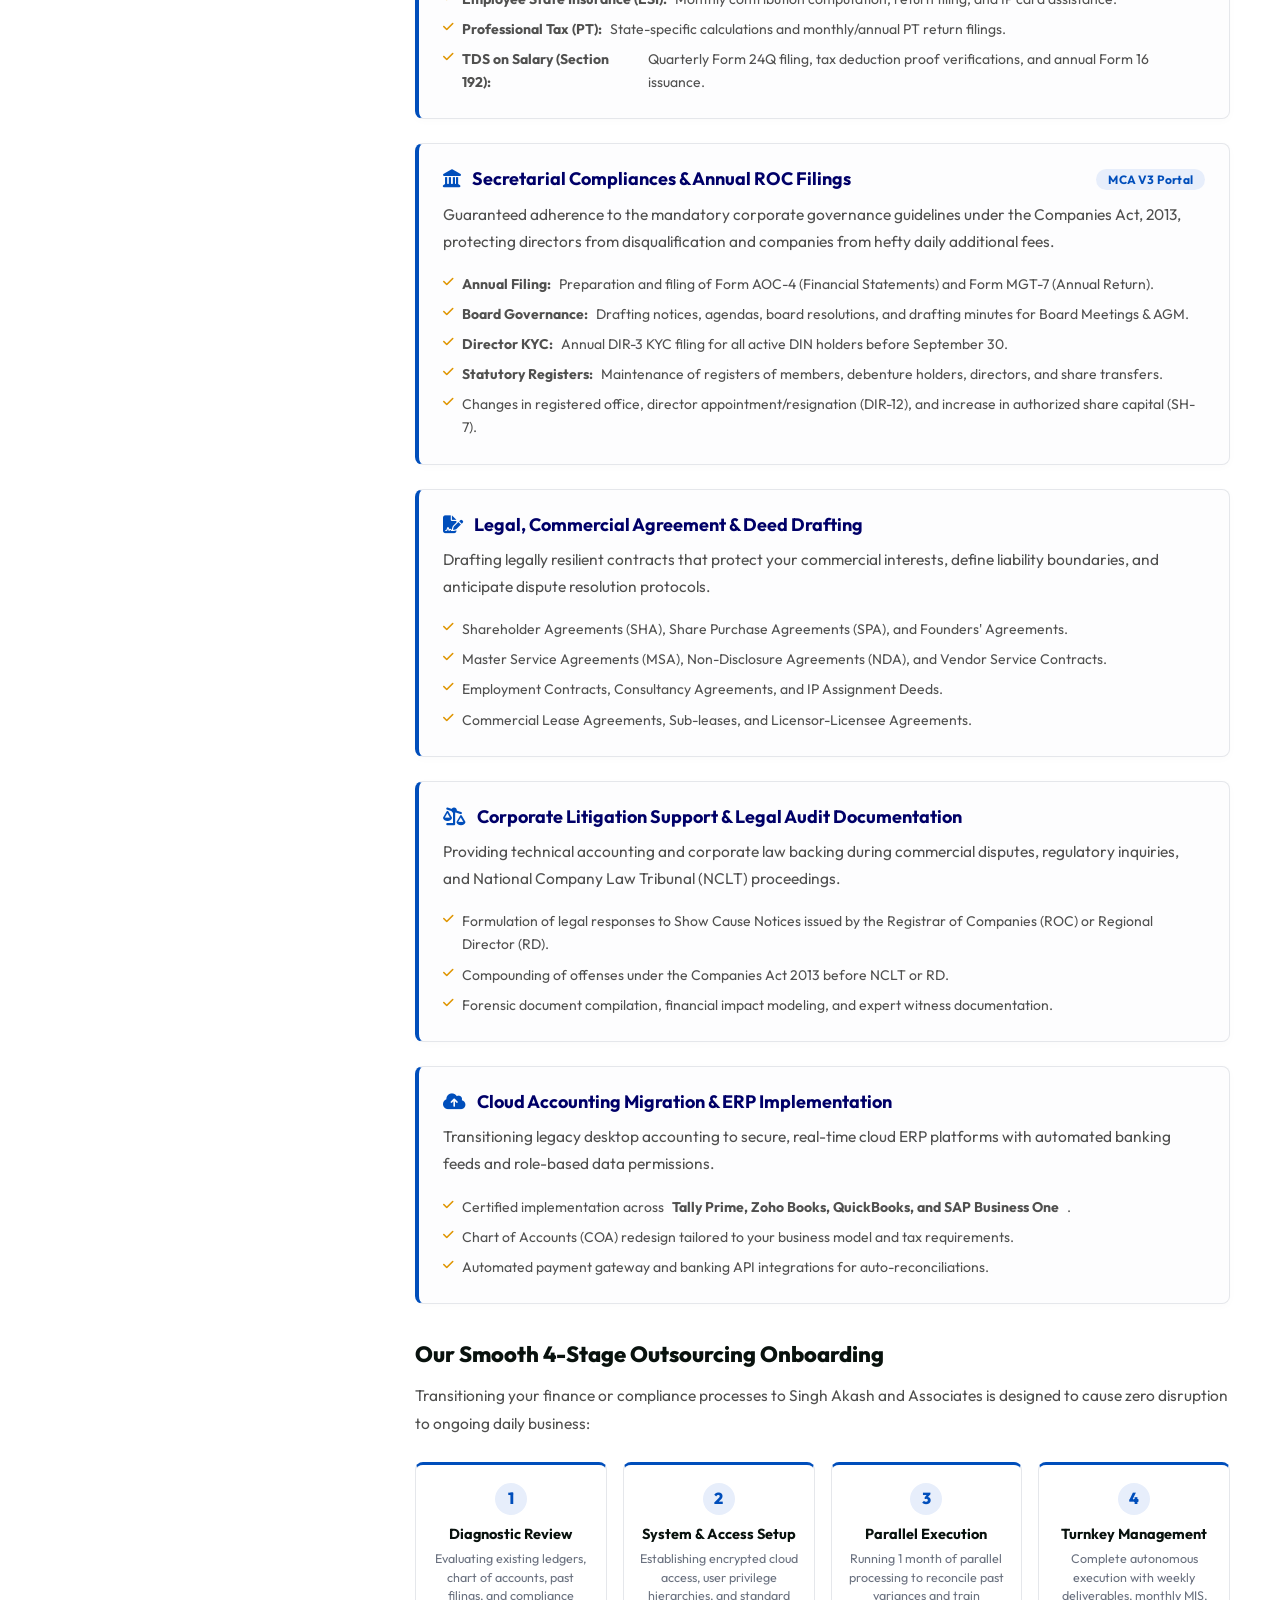
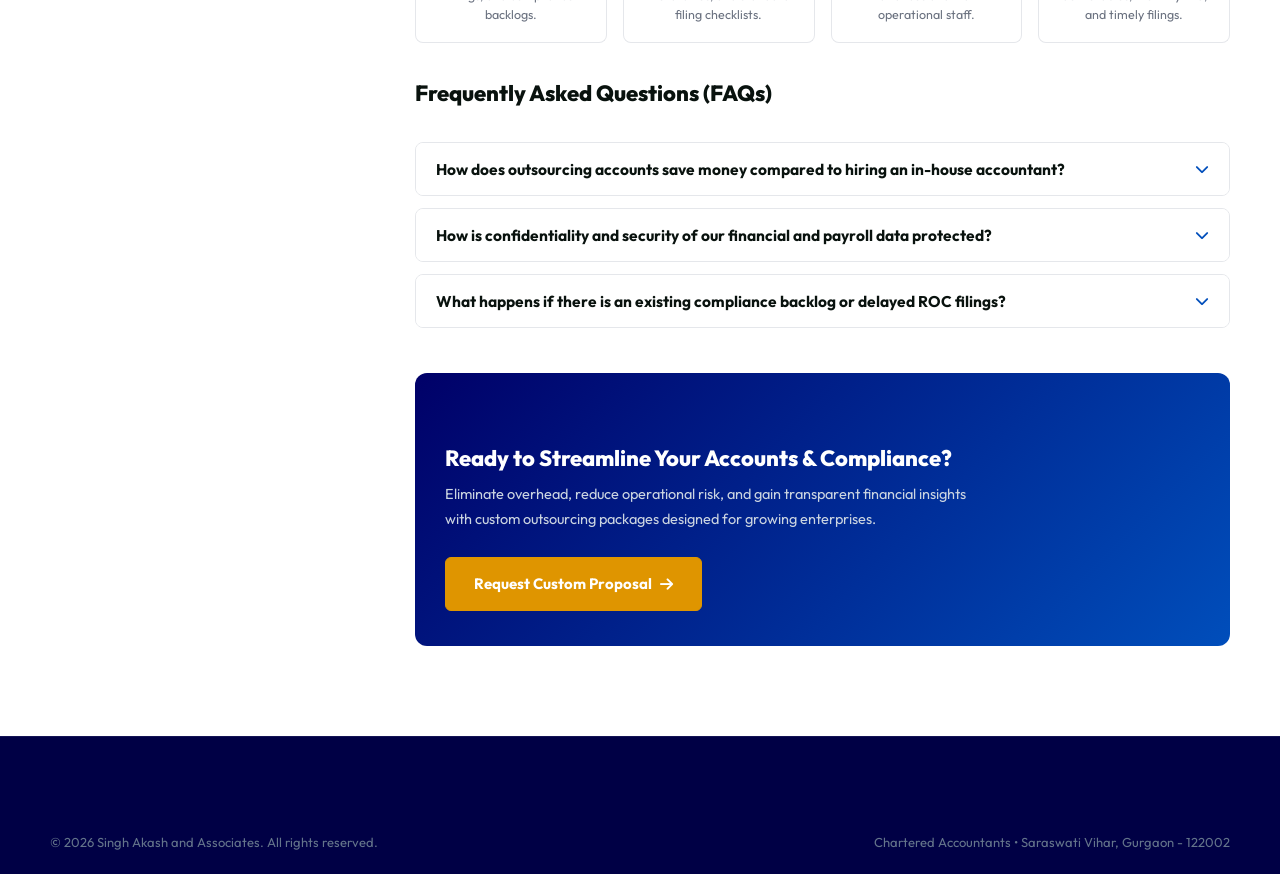
<file: testing/corporate-outsourcing.html>
<!DOCTYPE html>
<html lang="en">
<head>
  <meta charset="utf-8">
  <meta http-equiv="X-UA-Compatible" content="IE=edge">
  <meta name="viewport" content="width=device-width, initial-scale=1.0">

  <!-- Primary SEO Tags -->
  <title>Accounts, Payroll &amp; Corporate Outsourcing | Singh Akash and Associates</title>
  <meta name="title" content="Accounts, Payroll &amp; Corporate Outsourcing | Singh Akash and Associates">
  <meta name="description" content="Turnkey accounting, payroll outsourcing, and corporate secretarial compliance services in India by Singh Akash and Associates. Eliminate overheads and ensure zero-default statutory operations.">
  <meta name="keywords" content="Accounts Outsourcing India, Payroll Outsourcing Gurgaon, ROC Compliance Services, PF ESI Filings, Bookkeeping Outsourcing, Singh Akash and Associates">

  <!-- Favicon -->
  <link rel="shortcut icon" type="image/svg+xml" href="assets/favicon.svg">

  <!-- Font Awesome 6 & Main Stylesheet -->
  <link rel="stylesheet" href="https://cdnjs.cloudflare.com/ajax/libs/font-awesome/6.5.1/css/all.min.css" crossorigin="anonymous" referrerpolicy="no-referrer">
  <link rel="stylesheet" href="styles/main.css">
</head>
<body>

  <!-- =======================================================================
       HEADER & NAVIGATION
       ======================================================================= -->
  <header class="site-header">
    <div class="container header-container">
      <a href="index.html" class="site-logo" aria-label="Singh Akash and Associates - Home">
        <div class="logo-badge">
          <i class="fa-solid fa-scale-balanced"></i>
        </div>
        <div class="logo-text">
          <span class="logo-firm-name">Singh Akash and Associates</span>
          <span class="logo-firm-sub">Chartered Accountants</span>
        </div>
      </a>

      <nav aria-label="Main Navigation">
        <ul class="nav-links">
          <li><a href="index.html">Home</a></li>
          <li><a href="index.html#about">About Us</a></li>
          <li class="has-mega-menu active">
            <a href="index.html#services">
              Services <i class="fa-solid fa-chevron-down" style="font-size: 11px; margin-left: 4px;"></i>
            </a>
            <div class="mega-menu-wrapper">
              <div class="mega-menu-grid">
                
                <!-- Column 1: Company Registration -->
                <div class="mega-menu-col">
                  <h4><a href="company-registration.html" style="color: inherit; text-decoration: none;"><i class="fa-solid fa-building"></i> Company Registration</a></h4>
                  <ul>
                    <li><a href="company-registration.html#pvt-ltd"><i class="fa-solid fa-angle-right"></i> Private Limited Companies</a></li>
                    <li><a href="company-registration.html#llp"><i class="fa-solid fa-angle-right"></i> Limited Liability Partnership (LLP)</a></li>
                    <li><a href="company-registration.html#startup-india"><i class="fa-solid fa-angle-right"></i> Start-up India (DPIIT)</a></li>
                    <li><a href="company-registration.html#foreign-subsidiaries"><i class="fa-solid fa-angle-right"></i> Foreign Subsidiaries</a></li>
                    <li><a href="company-registration.html#public-ltd"><i class="fa-solid fa-angle-right"></i> Limited Companies (Public)</a></li>
                    <li><a href="company-registration.html#incorporation-process"><i class="fa-solid fa-angle-right"></i> Incorporation Process</a></li>
                    <li><a href="company-registration.html#msme"><i class="fa-solid fa-angle-right"></i> MSME &amp; Trademark</a></li>
                  </ul>
                </div>

                <!-- Column 2: Auditing & Assurance -->
                <div class="mega-menu-col">
                  <h4><a href="audit-and-assurance.html" style="color: inherit; text-decoration: none;"><i class="fa-solid fa-shield-halved"></i> Auditing &amp; Assurance</a></h4>
                  <ul>
                    <li><a href="audit-and-assurance.html#statutory-audit"><i class="fa-solid fa-angle-right"></i> Financial Statement Audit</a></li>
                    <li><a href="audit-and-assurance.html#tax-audit"><i class="fa-solid fa-angle-right"></i> Tax Audit (Section 44AB)</a></li>
                    <li><a href="audit-and-assurance.html#internal-audit"><i class="fa-solid fa-angle-right"></i> Internal &amp; Process Audit</a></li>
                    <li><a href="audit-and-assurance.html#stock-audit"><i class="fa-solid fa-angle-right"></i> Stock &amp; Inventory Audit</a></li>
                    <li><a href="audit-and-assurance.html#ifc-audit"><i class="fa-solid fa-angle-right"></i> Internal Financial Controls (IFC)</a></li>
                    <li><a href="audit-and-assurance.html#udin-verification"><i class="fa-solid fa-angle-right"></i> UDIN Attestations</a></li>
                  </ul>
                </div>

                <!-- Column 3: Taxation & GST -->
                <div class="mega-menu-col">
                  <h4><a href="taxation-and-gst.html" style="color: inherit; text-decoration: none;"><i class="fa-solid fa-scale-balanced"></i> Taxation &amp; GST</a></h4>
                  <ul>
                    <li><a href="taxation-and-gst.html#corporate-tax"><i class="fa-solid fa-angle-right"></i> Corporate &amp; Individual Tax</a></li>
                    <li><a href="taxation-and-gst.html#gst-filings"><i class="fa-solid fa-angle-right"></i> Goods &amp; Services Tax (GST)</a></li>
                    <li><a href="taxation-and-gst.html#gst-refunds"><i class="fa-solid fa-angle-right"></i> Export Refunds &amp; Rebates</a></li>
                    <li><a href="taxation-and-gst.html#capital-gains"><i class="fa-solid fa-angle-right"></i> Capital Gains Advisory</a></li>
                    <li><a href="taxation-and-gst.html#expat-taxation"><i class="fa-solid fa-angle-right"></i> Taxation of Expats &amp; NRIs</a></li>
                    <li><a href="taxation-and-gst.html#scrutiny-appeals"><i class="fa-solid fa-angle-right"></i> Scrutiny &amp; CIT(A) Appeals</a></li>
                  </ul>
                </div>

                <!-- Column 4: Corporate Outsourcing -->
                <div class="mega-menu-col">
                  <h4><a href="corporate-outsourcing.html" style="color: inherit; text-decoration: none;"><i class="fa-solid fa-briefcase"></i> Corporate Outsourcing</a></h4>
                  <ul>
                    <li><a href="corporate-outsourcing.html#accounts-outsourcing"><i class="fa-solid fa-angle-right"></i> Accounts &amp; Bookkeeping Outsourcing</a></li>
                    <li><a href="corporate-outsourcing.html#payroll-management"><i class="fa-solid fa-angle-right"></i> Payroll &amp; Statutory Deductions</a></li>
                    <li><a href="corporate-outsourcing.html#secretarial-compliance"><i class="fa-solid fa-angle-right"></i> Corporate Secretarial (ROC)</a></li>
                    <li><a href="corporate-outsourcing.html#legal-drafting"><i class="fa-solid fa-angle-right"></i> Agreement &amp; Deed Drafting</a></li>
                    <li><a href="corporate-outsourcing.html#litigation-support"><i class="fa-solid fa-angle-right"></i> Litigation Support Outsourcing</a></li>
                    <li><a href="corporate-outsourcing.html#cloud-accounting"><i class="fa-solid fa-angle-right"></i> Cloud ERP &amp; Migrations</a></li>
                  </ul>
                </div>

                <!-- Column 5: Reporting & FEMA -->
                <div class="mega-menu-col">
                  <h4><a href="ifrs-and-fema.html" style="color: inherit; text-decoration: none;"><i class="fa-solid fa-globe"></i> Reporting &amp; FEMA</a></h4>
                  <ul>
                    <li><a href="ifrs-and-fema.html#transfer-pricing"><i class="fa-solid fa-angle-right"></i> Transfer Pricing (Form 3CEB)</a></li>
                    <li><a href="ifrs-and-fema.html#fema-fdi"><i class="fa-solid fa-angle-right"></i> FEMA Reporting (FC-GPR / FLA)</a></li>
                    <li><a href="ifrs-and-fema.html#foreign-remittances"><i class="fa-solid fa-angle-right"></i> Form 15CA &amp; 15CB Remittance</a></li>
                    <li><a href="ifrs-and-fema.html#ifrs-indas"><i class="fa-solid fa-angle-right"></i> IFRS &amp; Ind AS Reporting</a></li>
                    <li><a href="ifrs-and-fema.html#dtaa-relief"><i class="fa-solid fa-angle-right"></i> DTAA &amp; Cross-Border Relief</a></li>
                  </ul>
                </div>

                <!-- Column 6: Special Areas & Virtual CFO -->
                <div class="mega-menu-col">
                  <h4><a href="virtual-cfo-services.html" style="color: inherit; text-decoration: none;"><i class="fa-solid fa-chart-pie"></i> Special Areas &amp; CFO</a></h4>
                  <ul>
                    <li><a href="virtual-cfo-services.html#virtual-cfo"><i class="fa-solid fa-angle-right"></i> Virtual CFO Retainer</a></li>
                    <li><a href="virtual-cfo-services.html#due-diligence"><i class="fa-solid fa-angle-right"></i> Financial &amp; Tax Due Diligence</a></li>
                    <li><a href="virtual-cfo-services.html#business-valuation"><i class="fa-solid fa-angle-right"></i> Business Valuation (DCF)</a></li>
                    <li><a href="virtual-cfo-services.html#esop-advisory"><i class="fa-solid fa-angle-right"></i> Share Based Payments (ESOPs)</a></li>
                    <li><a href="virtual-cfo-services.html#resident-director"><i class="fa-solid fa-angle-right"></i> Resident Director Services</a></li>
                    <li><a href="virtual-cfo-services.html#ngo-services"><i class="fa-solid fa-angle-right"></i> Societies &amp; NGO Advisory</a></li>
                  </ul>
                </div>

              </div>
            </div>
          </li>
          <li><a href="index.html#due-dates">Due Dates</a></li>
          <li><a href="index.html#contact">Contact Us</a></li>
        </ul>
      </nav>

      <div style="display: flex; align-items: center; gap: 12px;">
        <a href="#consultation-card" class="btn-royal-blue" style="padding: 10px 20px; font-size: 13.5px;">
          Consult Partner
        </a>
        <button class="mobile-menu-btn" id="mobileMenuBtn" aria-label="Toggle navigation">
          <i class="fa-solid fa-bars"></i>
        </button>
      </div>
    </div>
  </header>

  <!-- =======================================================================
       PAGE BANNER
       ======================================================================= -->
  <section class="page-banner-section">
    <div class="container">
      <div class="page-banner-content">
        <h1 class="page-banner-title">Corporate Outsourcing</h1>
        <div class="page-breadcrumb">
          <a href="index.html">Home</a> &nbsp;/&nbsp; 
          <a href="index.html#services">Services</a> &nbsp;/&nbsp; 
          <span>Corporate Outsourcing</span>
        </div>
      </div>
    </div>
  </section>

  <!-- =======================================================================
       SERVICE DETAILS 2-COLUMN AREA
       ======================================================================= -->
  <section class="service-details-area">
    <div class="container">
      <div class="service-details-grid">

        <!-- LEFT SIDEBAR -->
        <aside class="service-details-sidebar">
          <h3 class="service-sidebar-title">
            <span class="bar-accent">|</span> Corporate Outsourcing
          </h3>

          <ul class="service-sidebar-menu">
            <li class="active">
              <a href="#accounts-outsourcing">
                <span>Accounts &amp; Bookkeeping</span>
                <i class="fa-solid fa-angle-right"></i>
              </a>
            </li>
            <li>
              <a href="#payroll-management">
                <span>Payroll &amp; Labour Laws</span>
                <i class="fa-solid fa-angle-right"></i>
              </a>
            </li>
            <li>
              <a href="#secretarial-compliance">
                <span>Corporate Secretarial (ROC)</span>
                <i class="fa-solid fa-angle-right"></i>
              </a>
            </li>
            <li>
              <a href="#legal-drafting">
                <span>Legal &amp; Deed Drafting</span>
                <i class="fa-solid fa-angle-right"></i>
              </a>
            </li>
            <li>
              <a href="#litigation-support">
                <span>Corporate Litigation Support</span>
                <i class="fa-solid fa-angle-right"></i>
              </a>
            </li>
            <li>
              <a href="#cloud-accounting">
                <span>Cloud ERP &amp; Migrations</span>
                <i class="fa-solid fa-angle-right"></i>
              </a>
            </li>
          </ul>

          <a href="index.html#consultation-form" class="btn-royal-blue service-sidebar-cta">
            Get in Touch <i class="fa-solid fa-arrow-right"></i>
          </a>
        </aside>

        <!-- MAIN ARTICLE CONTENT -->
        <main class="single-service-contents">
          <h2 id="accounts-outsourcing">Turnkey <span>Corporate Outsourcing Services</span> in India</h2>
          
          <p>
            Operating an in-house finance, bookkeeping, and statutory compliance department in India involves substantial operational overhead, talent retention difficulties, and constant exposure to statutory penalties due to fast-evolving tax and labor regulations.
          </p>
          <p>
            At <strong>Singh Akash and Associates</strong>, we function as your dedicated <strong>Virtual Finance &amp; Secretarial Office</strong>. Led by Founding Partner <strong>Akash Singh</strong>, our multidisciplinary team handles day-to-day transaction processing, employee payroll disbursements, statutory deductions (PF, ESI, TDS), and annual corporate filings with uncompromising accuracy and confidentiality.
          </p>

          <div class="single-blog-img">
            <img src="assets/hero-bg.jpg" alt="Corporate Outsourcing and Finance Management - Singh Akash and Associates" loading="lazy">
          </div>

          <h3>Our Specialized Outsourcing Practice Areas</h3>

          <!-- Sub-Card 1: Accounts & Bookkeeping -->
          <div class="article-sub-card" id="accounts-outsourcing">
            <h4>
              <span><i class="fa-solid fa-calculator" style="color: var(--primary-blue); margin-right: 8px;"></i> Full-Cycle Accounts &amp; Bookkeeping Outsourcing</span>
              <span class="pill-badge" style="margin: 0; padding: 3px 12px; font-size: 12px;">Virtual Finance Office</span>
            </h4>
            <p>
              End-to-end ledger management, voucher processing, bank reconciliations (BRS), and monthly profit &amp; loss and balance sheet preparations adhering to Indian Accounting Standards (Ind AS / AS).
            </p>
            <ul>
              <li><i class="fa-solid fa-check"></i> Daily transaction entry, sales invoicing, vendor bill verification, and expense classification.</li>
              <li><i class="fa-solid fa-check"></i> Monthly bank reconciliations and inter-company ledger reconciliations.</li>
              <li><i class="fa-solid fa-check"></i> Accounts Payable (AP) three-way matching and Accounts Receivable (AR) aging schedules.</li>
              <li><i class="fa-solid fa-check"></i> Month-end closing reports, trial balance generation, and executive MIS dashboards.</li>
            </ul>
          </div>

          <!-- Sub-Card 2: Payroll Management -->
          <div class="article-sub-card" id="payroll-management">
            <h4>
              <span><i class="fa-solid fa-users-gear" style="color: var(--primary-blue); margin-right: 8px;"></i> Payroll Processing &amp; Labour Law Compliances</span>
              <span class="pill-badge" style="margin: 0; padding: 3px 12px; font-size: 12px;">Zero Default Guarantee</span>
            </h4>
            <p>
              Confidential, automated payroll execution ensuring accurate salary computations, leave encashment calculations, and timely remittance of all statutory employee welfare dues.
            </p>
            <ul>
              <li><i class="fa-solid fa-check"></i> Monthly gross-to-net salary calculations, computerized pay slip generation, and direct bank disbursement files.</li>
              <li><i class="fa-solid fa-check"></i> <strong>Employee Provident Fund (EPF):</strong> Monthly ECR challan generation and filing by the 15th of each month.</li>
              <li><i class="fa-solid fa-check"></i> <strong>Employee State Insurance (ESI):</strong> Monthly contribution computation, return filing, and IP card assistance.</li>
              <li><i class="fa-solid fa-check"></i> <strong>Professional Tax (PT):</strong> State-specific calculations and monthly/annual PT return filings.</li>
              <li><i class="fa-solid fa-check"></i> <strong>TDS on Salary (Section 192):</strong> Quarterly Form 24Q filing, tax deduction proof verifications, and annual Form 16 issuance.</li>
            </ul>
          </div>

          <!-- Sub-Card 3: Secretarial Compliances -->
          <div class="article-sub-card" id="secretarial-compliance">
            <h4>
              <span><i class="fa-solid fa-landmark" style="color: var(--primary-blue); margin-right: 8px;"></i> Secretarial Compliances &amp; Annual ROC Filings</span>
              <span class="pill-badge" style="margin: 0; padding: 3px 12px; font-size: 12px;">MCA V3 Portal</span>
            </h4>
            <p>
              Guaranteed adherence to the mandatory corporate governance guidelines under the Companies Act, 2013, protecting directors from disqualification and companies from hefty daily additional fees.
            </p>
            <ul>
              <li><i class="fa-solid fa-check"></i> <strong>Annual Filing:</strong> Preparation and filing of Form AOC-4 (Financial Statements) and Form MGT-7 (Annual Return).</li>
              <li><i class="fa-solid fa-check"></i> <strong>Board Governance:</strong> Drafting notices, agendas, board resolutions, and drafting minutes for Board Meetings &amp; AGM.</li>
              <li><i class="fa-solid fa-check"></i> <strong>Director KYC:</strong> Annual DIR-3 KYC filing for all active DIN holders before September 30.</li>
              <li><i class="fa-solid fa-check"></i> <strong>Statutory Registers:</strong> Maintenance of registers of members, debenture holders, directors, and share transfers.</li>
              <li><i class="fa-solid fa-check"></i> Changes in registered office, director appointment/resignation (DIR-12), and increase in authorized share capital (SH-7).</li>
            </ul>
          </div>

          <!-- Sub-Card 4: Legal & Deed Drafting -->
          <div class="article-sub-card" id="legal-drafting">
            <h4>
              <span><i class="fa-solid fa-file-signature" style="color: var(--primary-blue); margin-right: 8px;"></i> Legal, Commercial Agreement &amp; Deed Drafting</span>
            </h4>
            <p>
              Drafting legally resilient contracts that protect your commercial interests, define liability boundaries, and anticipate dispute resolution protocols.
            </p>
            <ul>
              <li><i class="fa-solid fa-check"></i> Shareholder Agreements (SHA), Share Purchase Agreements (SPA), and Founders' Agreements.</li>
              <li><i class="fa-solid fa-check"></i> Master Service Agreements (MSA), Non-Disclosure Agreements (NDA), and Vendor Service Contracts.</li>
              <li><i class="fa-solid fa-check"></i> Employment Contracts, Consultancy Agreements, and IP Assignment Deeds.</li>
              <li><i class="fa-solid fa-check"></i> Commercial Lease Agreements, Sub-leases, and Licensor-Licensee Agreements.</li>
            </ul>
          </div>

          <!-- Sub-Card 5: Corporate Litigation Support -->
          <div class="article-sub-card" id="litigation-support">
            <h4>
              <span><i class="fa-solid fa-scale-unbalanced-flip" style="color: var(--primary-blue); margin-right: 8px;"></i> Corporate Litigation Support &amp; Legal Audit Documentation</span>
            </h4>
            <p>
              Providing technical accounting and corporate law backing during commercial disputes, regulatory inquiries, and National Company Law Tribunal (NCLT) proceedings.
            </p>
            <ul>
              <li><i class="fa-solid fa-check"></i> Formulation of legal responses to Show Cause Notices issued by the Registrar of Companies (ROC) or Regional Director (RD).</li>
              <li><i class="fa-solid fa-check"></i> Compounding of offenses under the Companies Act 2013 before NCLT or RD.</li>
              <li><i class="fa-solid fa-check"></i> Forensic document compilation, financial impact modeling, and expert witness documentation.</li>
            </ul>
          </div>

          <!-- Sub-Card 6: Cloud Accounting Migration -->
          <div class="article-sub-card" id="cloud-accounting">
            <h4>
              <span><i class="fa-solid fa-cloud-arrow-up" style="color: var(--primary-blue); margin-right: 8px;"></i> Cloud Accounting Migration &amp; ERP Implementation</span>
            </h4>
            <p>
              Transitioning legacy desktop accounting to secure, real-time cloud ERP platforms with automated banking feeds and role-based data permissions.
            </p>
            <ul>
              <li><i class="fa-solid fa-check"></i> Certified implementation across <strong>Tally Prime, Zoho Books, QuickBooks, and SAP Business One</strong>.</li>
              <li><i class="fa-solid fa-check"></i> Chart of Accounts (COA) redesign tailored to your business model and tax requirements.</li>
              <li><i class="fa-solid fa-check"></i> Automated payment gateway and banking API integrations for auto-reconciliations.</li>
            </ul>
          </div>

          <!-- 4-Step Process -->
          <h3>Our Smooth 4-Stage Outsourcing Onboarding</h3>
          <p>
            Transitioning your finance or compliance processes to Singh Akash and Associates is designed to cause zero disruption to ongoing daily business:
          </p>

          <div class="process-steps-grid">
            <div class="process-step-box">
              <span class="step-num-badge">1</span>
              <h5>Diagnostic Review</h5>
              <p>Evaluating existing ledgers, chart of accounts, past filings, and compliance backlogs.</p>
            </div>
            <div class="process-step-box">
              <span class="step-num-badge">2</span>
              <h5>System &amp; Access Setup</h5>
              <p>Establishing encrypted cloud access, user privilege hierarchies, and standard filing checklists.</p>
            </div>
            <div class="process-step-box">
              <span class="step-num-badge">3</span>
              <h5>Parallel Execution</h5>
              <p>Running 1 month of parallel processing to reconcile past variances and train operational staff.</p>
            </div>
            <div class="process-step-box">
              <span class="step-num-badge">4</span>
              <h5>Turnkey Management</h5>
              <p>Complete autonomous execution with weekly deliverables, monthly MIS, and timely filings.</p>
            </div>
          </div>

          <!-- FAQ Accordions -->
          <h3>Frequently Asked Questions (FAQs)</h3>
          <div class="faq-box-wrap">
            <div class="faq-item">
              <button class="faq-question" type="button" onclick="toggleFaq(this)">
                <span>How does outsourcing accounts save money compared to hiring an in-house accountant?</span>
                <i class="fa-solid fa-chevron-down"></i>
              </button>
              <div class="faq-answer">
                An in-house accountant commands a fixed monthly salary, employee benefits (PF/ESI/bonuses), software licenses, office infrastructure, and management oversight. More importantly, single accountants often lack specialized knowledge of complex GST, TDS, and Companies Act changes. Outsourcing to Singh Akash and Associates provides an entire team of qualified Chartered Accountants and tax professionals at a fraction of the full-time hiring cost, with guaranteed continuity and zero attrition risk.
              </div>
            </div>

            <div class="faq-item">
              <button class="faq-question" type="button" onclick="toggleFaq(this)">
                <span>How is confidentiality and security of our financial and payroll data protected?</span>
                <i class="fa-solid fa-chevron-down"></i>
              </button>
              <div class="faq-answer">
                We sign formal Non-Disclosure Agreements (NDAs) prior to onboarding. All accounting files and financial records are maintained on secure, ISO-certified cloud servers with two-factor authentication (2FA), encrypted data transfers, and strict role-based access controls limiting data visibility strictly to assigned engagement partners.
              </div>
            </div>

            <div class="faq-item">
              <button class="faq-question" type="button" onclick="toggleFaq(this)">
                <span>What happens if there is an existing compliance backlog or delayed ROC filings?</span>
                <i class="fa-solid fa-chevron-down"></i>
              </button>
              <div class="faq-answer">
                Our initial diagnostic review specifically audits past filings to identify any pending AOC-4, MGT-7, DIR-3 KYC, or GST returns. We calculate applicable additional fees, draft condonation petitions or compounding applications where necessary, and systematically clear historical defaults to restore your company to active, clean standing.
              </div>
            </div>
          </div>

          <!-- Bottom In-Page Consultation Card -->
          <div class="service-cta-card" id="consultation-card">
            <div>
              <h3>Ready to Streamline Your Accounts &amp; Compliance?</h3>
              <p>
                Eliminate overhead, reduce operational risk, and gain transparent financial insights with custom outsourcing packages designed for growing enterprises.
              </p>
            </div>
            <a href="index.html#consultation-form" class="btn-golden-amber" style="white-space: nowrap; font-size: 15px;">
              Request Custom Proposal <i class="fa-solid fa-arrow-right"></i>
            </a>
          </div>

        </main>
      </div>
    </div>
  </section>

  <!-- =======================================================================
       SITE FOOTER
       ======================================================================= -->
  <footer class="site-footer">
    <div class="container">
      <div class="footer-bottom-bar">
        <div>&copy; 2026 Singh Akash and Associates. All rights reserved.</div>
        <div>Chartered Accountants &bull; Saraswati Vihar, Gurgaon - 122002</div>
      </div>
    </div>
  </footer>

  <!-- Floating Widgets -->
  <a href="https://wa.me/918860137679" target="_blank" class="whatsapp-floating-widget" aria-label="WhatsApp">
    <i class="fa-brands fa-whatsapp"></i>
  </a>
  <a href="index.html#consultation-form" class="need-assistance-btn" aria-label="Need Assistance">
    <i class="fa-solid fa-circle-question"></i> Need Assistance?
  </a>

  <script>
    function toggleFaq(btn) {
      const item = btn.closest('.faq-item');
      item.classList.toggle('active');
    }
  </script>
</body>
</html>
</file>
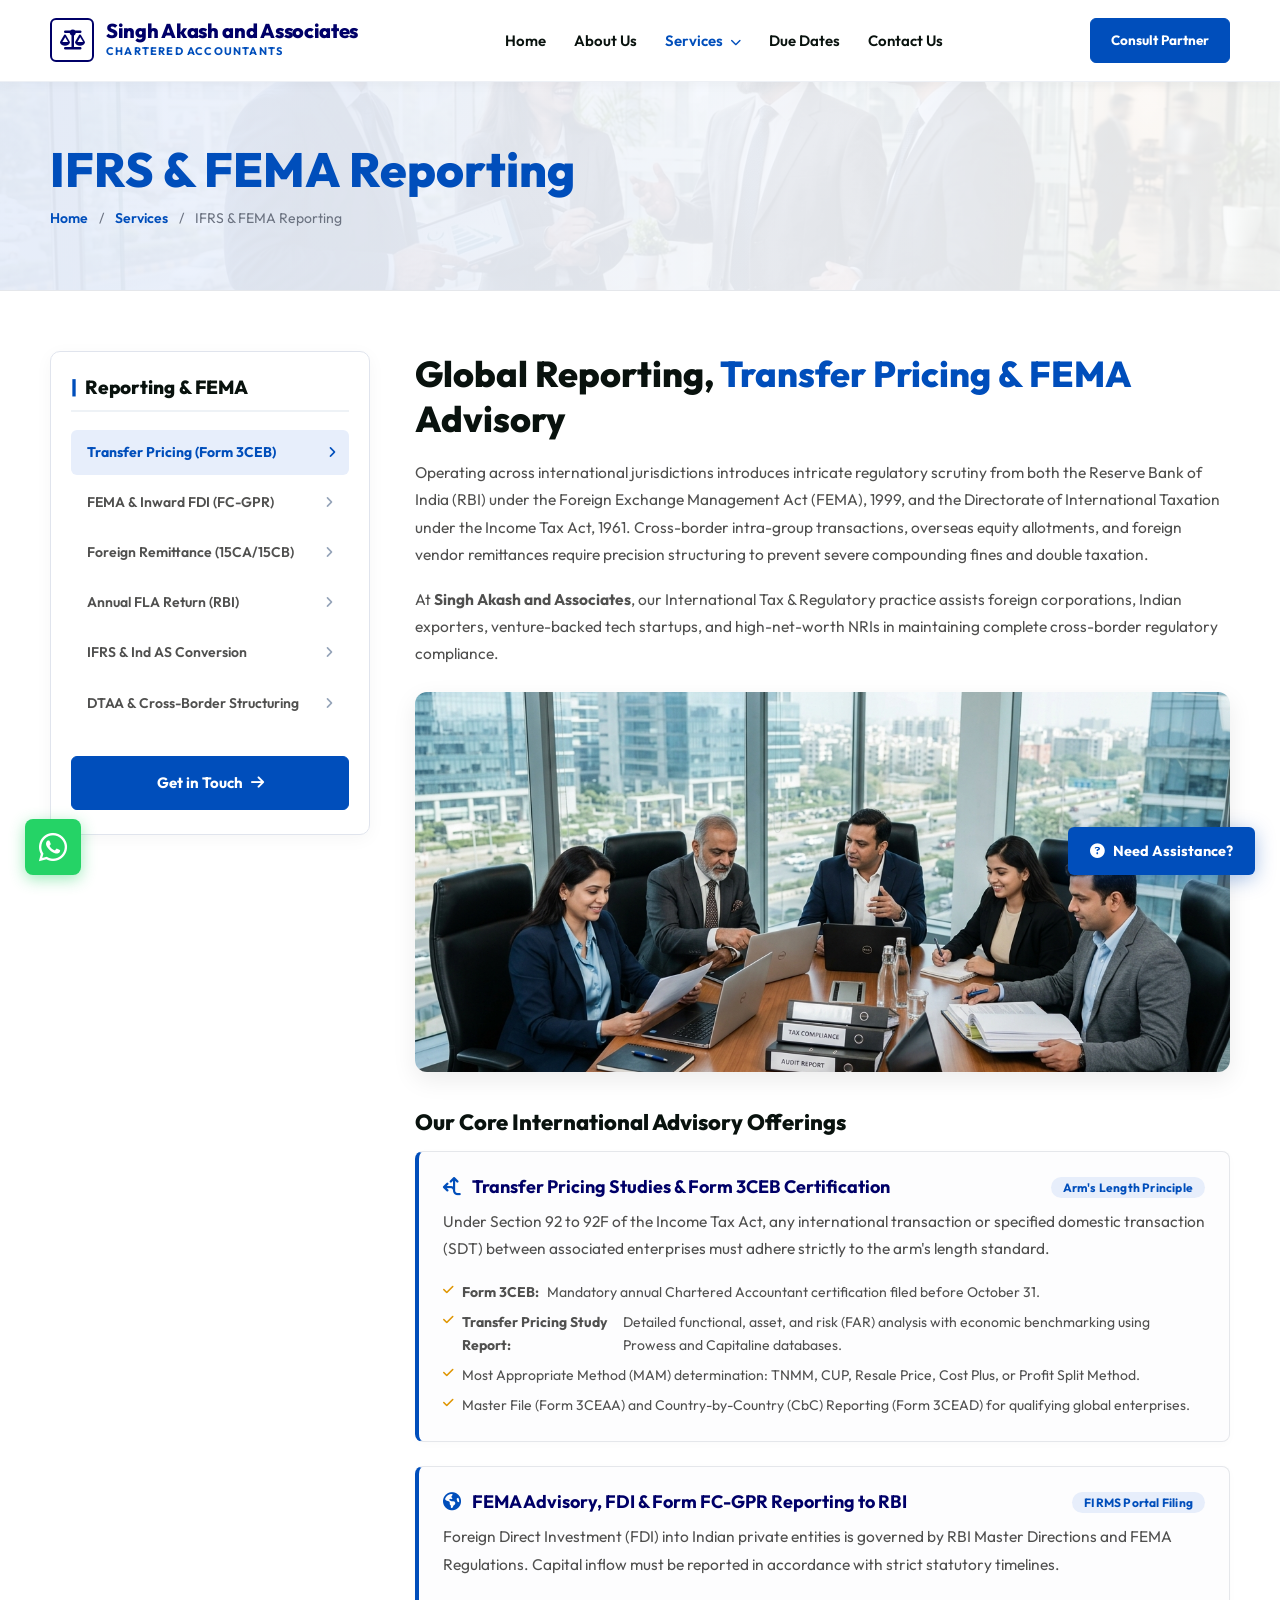
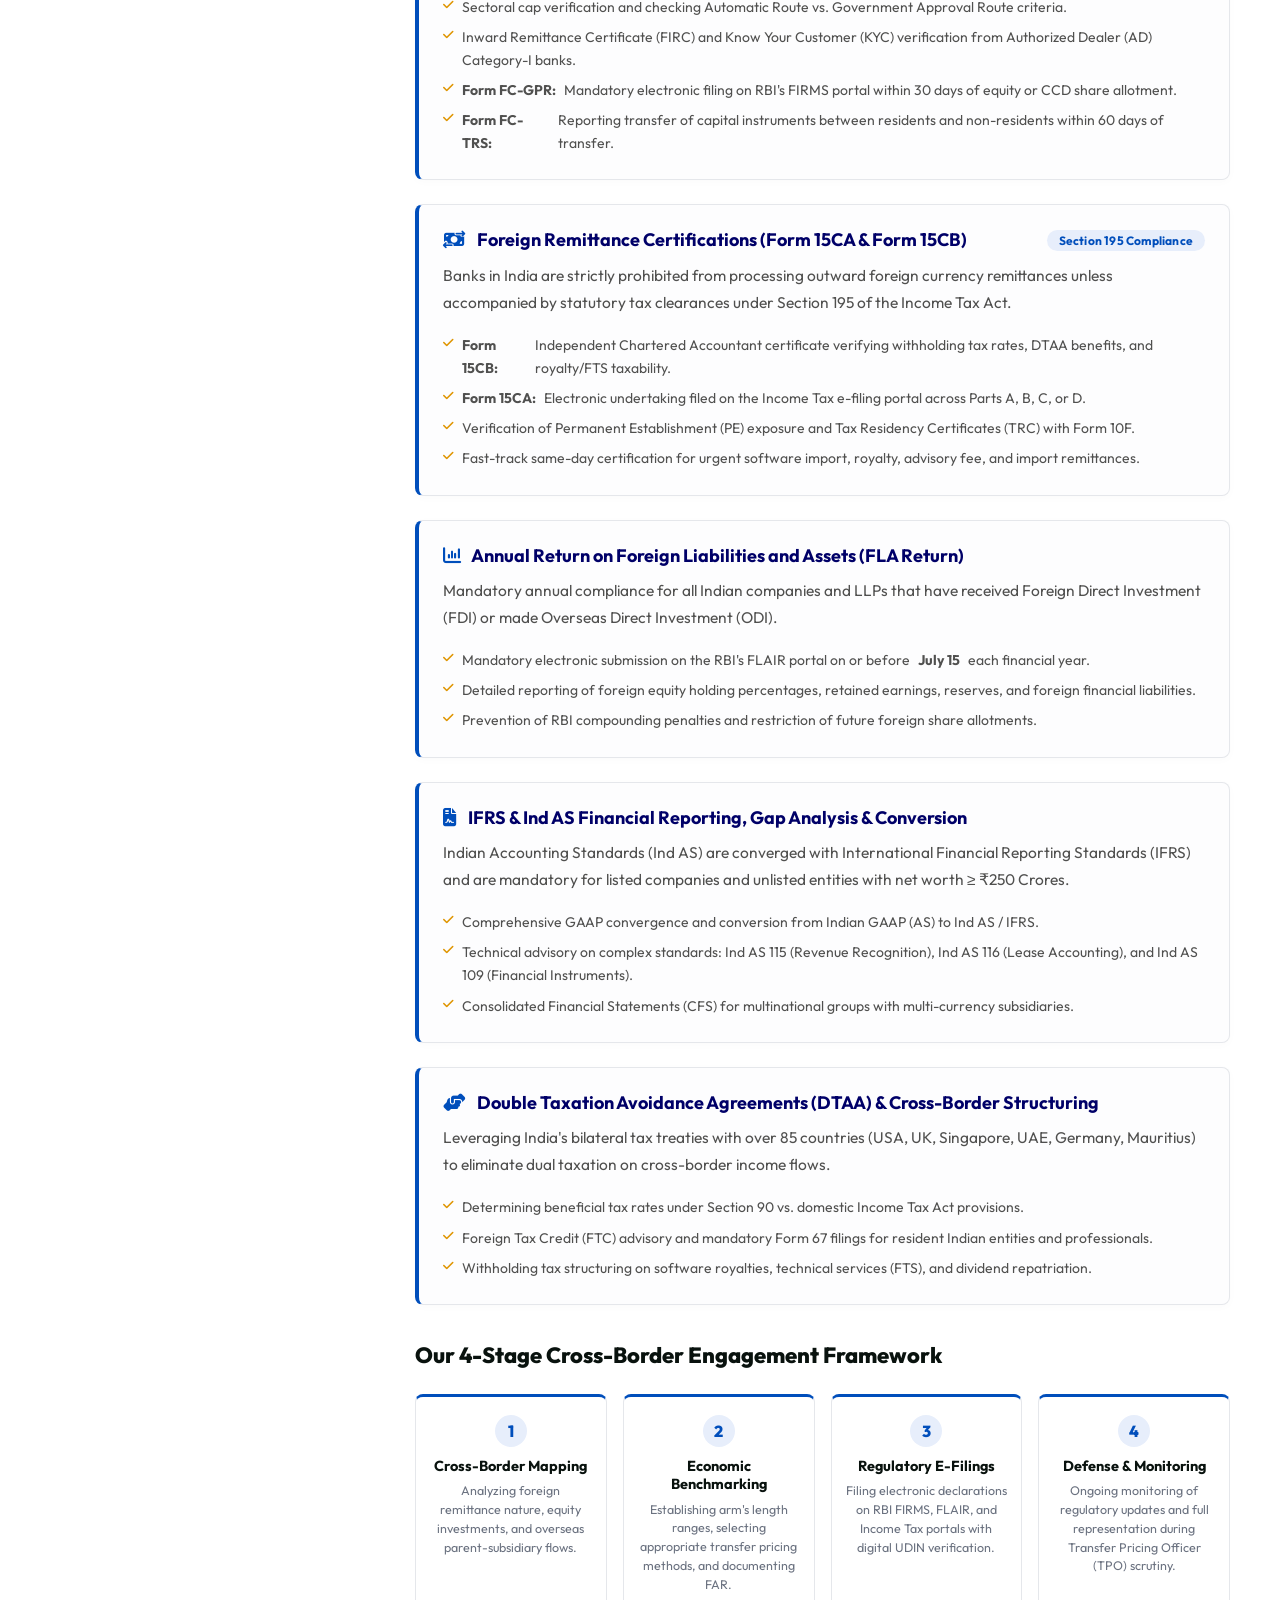
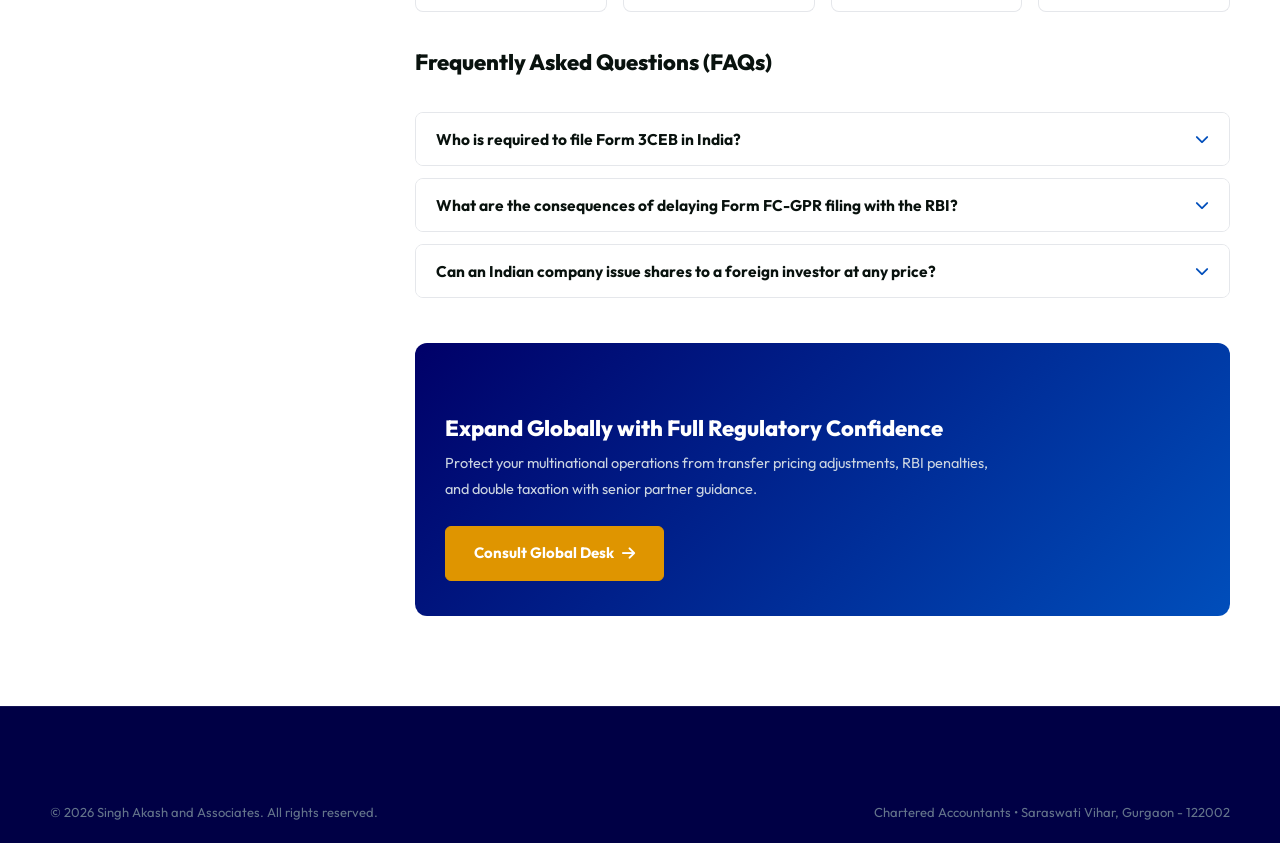
<file: testing/ifrs-and-fema.html>
<!DOCTYPE html>
<html lang="en">
<head>
  <meta charset="utf-8">
  <meta http-equiv="X-UA-Compatible" content="IE=edge">
  <meta name="viewport" content="width=device-width, initial-scale=1.0">

  <!-- Primary SEO Tags -->
  <title>IFRS, Transfer Pricing &amp; FEMA Advisory | Singh Akash and Associates</title>
  <meta name="title" content="IFRS, Transfer Pricing &amp; FEMA Advisory | Singh Akash and Associates">
  <meta name="description" content="Cross-border tax planning, Transfer Pricing documentation (Form 3CEB), RBI FEMA compliance (FC-GPR, FLA), and IFRS / Ind AS financial reporting by Singh Akash and Associates.">
  <meta name="keywords" content="Transfer Pricing Form 3CEB, FEMA Compliance India, FDI FC-GPR Reporting, Form 15CA 15CB, Ind AS Conversion, Cross Border Tax Gurgaon, Singh Akash and Associates">

  <!-- Favicon -->
  <link rel="shortcut icon" type="image/svg+xml" href="assets/favicon.svg">

  <!-- Font Awesome 6 & Main Stylesheet -->
  <link rel="stylesheet" href="https://cdnjs.cloudflare.com/ajax/libs/font-awesome/6.5.1/css/all.min.css" crossorigin="anonymous" referrerpolicy="no-referrer">
  <link rel="stylesheet" href="styles/main.css">
</head>
<body>

  <!-- =======================================================================
       HEADER & NAVIGATION
       ======================================================================= -->
  <header class="site-header">
    <div class="container header-container">
      <a href="index.html" class="site-logo" aria-label="Singh Akash and Associates - Home">
        <div class="logo-badge">
          <i class="fa-solid fa-scale-balanced"></i>
        </div>
        <div class="logo-text">
          <span class="logo-firm-name">Singh Akash and Associates</span>
          <span class="logo-firm-sub">Chartered Accountants</span>
        </div>
      </a>

      <nav aria-label="Main Navigation">
        <ul class="nav-links">
          <li><a href="index.html">Home</a></li>
          <li><a href="index.html#about">About Us</a></li>
          <li class="has-mega-menu active">
            <a href="index.html#services">
              Services <i class="fa-solid fa-chevron-down" style="font-size: 11px; margin-left: 4px;"></i>
            </a>
            <div class="mega-menu-wrapper">
              <div class="mega-menu-grid">
                
                <!-- Column 1: Company Registration -->
                <div class="mega-menu-col">
                  <h4><a href="company-registration.html" style="color: inherit; text-decoration: none;"><i class="fa-solid fa-building"></i> Company Registration</a></h4>
                  <ul>
                    <li><a href="company-registration.html#pvt-ltd"><i class="fa-solid fa-angle-right"></i> Private Limited Companies</a></li>
                    <li><a href="company-registration.html#llp"><i class="fa-solid fa-angle-right"></i> Limited Liability Partnership (LLP)</a></li>
                    <li><a href="company-registration.html#startup-india"><i class="fa-solid fa-angle-right"></i> Start-up India (DPIIT)</a></li>
                    <li><a href="company-registration.html#foreign-subsidiaries"><i class="fa-solid fa-angle-right"></i> Foreign Subsidiaries</a></li>
                    <li><a href="company-registration.html#public-ltd"><i class="fa-solid fa-angle-right"></i> Limited Companies (Public)</a></li>
                    <li><a href="company-registration.html#incorporation-process"><i class="fa-solid fa-angle-right"></i> Incorporation Process</a></li>
                    <li><a href="company-registration.html#msme"><i class="fa-solid fa-angle-right"></i> MSME &amp; Trademark</a></li>
                  </ul>
                </div>

                <!-- Column 2: Auditing & Assurance -->
                <div class="mega-menu-col">
                  <h4><a href="audit-and-assurance.html" style="color: inherit; text-decoration: none;"><i class="fa-solid fa-shield-halved"></i> Auditing &amp; Assurance</a></h4>
                  <ul>
                    <li><a href="audit-and-assurance.html#statutory-audit"><i class="fa-solid fa-angle-right"></i> Financial Statement Audit</a></li>
                    <li><a href="audit-and-assurance.html#tax-audit"><i class="fa-solid fa-angle-right"></i> Tax Audit (Section 44AB)</a></li>
                    <li><a href="audit-and-assurance.html#internal-audit"><i class="fa-solid fa-angle-right"></i> Internal &amp; Process Audit</a></li>
                    <li><a href="audit-and-assurance.html#stock-audit"><i class="fa-solid fa-angle-right"></i> Stock &amp; Inventory Audit</a></li>
                    <li><a href="audit-and-assurance.html#ifc-audit"><i class="fa-solid fa-angle-right"></i> Internal Financial Controls (IFC)</a></li>
                    <li><a href="audit-and-assurance.html#udin-verification"><i class="fa-solid fa-angle-right"></i> UDIN Attestations</a></li>
                  </ul>
                </div>

                <!-- Column 3: Taxation & GST -->
                <div class="mega-menu-col">
                  <h4><a href="taxation-and-gst.html" style="color: inherit; text-decoration: none;"><i class="fa-solid fa-scale-balanced"></i> Taxation &amp; GST</a></h4>
                  <ul>
                    <li><a href="taxation-and-gst.html#corporate-tax"><i class="fa-solid fa-angle-right"></i> Corporate &amp; Individual Tax</a></li>
                    <li><a href="taxation-and-gst.html#gst-filings"><i class="fa-solid fa-angle-right"></i> Goods &amp; Services Tax (GST)</a></li>
                    <li><a href="taxation-and-gst.html#gst-refunds"><i class="fa-solid fa-angle-right"></i> Export Refunds &amp; Rebates</a></li>
                    <li><a href="taxation-and-gst.html#capital-gains"><i class="fa-solid fa-angle-right"></i> Capital Gains Advisory</a></li>
                    <li><a href="taxation-and-gst.html#expat-taxation"><i class="fa-solid fa-angle-right"></i> Taxation of Expats &amp; NRIs</a></li>
                    <li><a href="taxation-and-gst.html#scrutiny-appeals"><i class="fa-solid fa-angle-right"></i> Scrutiny &amp; CIT(A) Appeals</a></li>
                  </ul>
                </div>

                <!-- Column 4: Corporate Outsourcing -->
                <div class="mega-menu-col">
                  <h4><a href="corporate-outsourcing.html" style="color: inherit; text-decoration: none;"><i class="fa-solid fa-briefcase"></i> Corporate Outsourcing</a></h4>
                  <ul>
                    <li><a href="corporate-outsourcing.html#accounts-outsourcing"><i class="fa-solid fa-angle-right"></i> Accounts &amp; Bookkeeping Outsourcing</a></li>
                    <li><a href="corporate-outsourcing.html#payroll-management"><i class="fa-solid fa-angle-right"></i> Payroll &amp; Statutory Deductions</a></li>
                    <li><a href="corporate-outsourcing.html#secretarial-compliance"><i class="fa-solid fa-angle-right"></i> Corporate Secretarial (ROC)</a></li>
                    <li><a href="corporate-outsourcing.html#legal-drafting"><i class="fa-solid fa-angle-right"></i> Agreement &amp; Deed Drafting</a></li>
                    <li><a href="corporate-outsourcing.html#litigation-support"><i class="fa-solid fa-angle-right"></i> Litigation Support Outsourcing</a></li>
                    <li><a href="corporate-outsourcing.html#cloud-accounting"><i class="fa-solid fa-angle-right"></i> Cloud ERP &amp; Migrations</a></li>
                  </ul>
                </div>

                <!-- Column 5: Reporting & FEMA -->
                <div class="mega-menu-col">
                  <h4><a href="ifrs-and-fema.html" style="color: inherit; text-decoration: none;"><i class="fa-solid fa-globe"></i> Reporting &amp; FEMA</a></h4>
                  <ul>
                    <li><a href="ifrs-and-fema.html#transfer-pricing"><i class="fa-solid fa-angle-right"></i> Transfer Pricing (Form 3CEB)</a></li>
                    <li><a href="ifrs-and-fema.html#fema-fdi"><i class="fa-solid fa-angle-right"></i> FEMA Reporting (FC-GPR / FLA)</a></li>
                    <li><a href="ifrs-and-fema.html#foreign-remittances"><i class="fa-solid fa-angle-right"></i> Form 15CA &amp; 15CB Remittance</a></li>
                    <li><a href="ifrs-and-fema.html#ifrs-indas"><i class="fa-solid fa-angle-right"></i> IFRS &amp; Ind AS Reporting</a></li>
                    <li><a href="ifrs-and-fema.html#dtaa-relief"><i class="fa-solid fa-angle-right"></i> DTAA &amp; Cross-Border Relief</a></li>
                  </ul>
                </div>

                <!-- Column 6: Special Areas & Virtual CFO -->
                <div class="mega-menu-col">
                  <h4><a href="virtual-cfo-services.html" style="color: inherit; text-decoration: none;"><i class="fa-solid fa-chart-pie"></i> Special Areas &amp; CFO</a></h4>
                  <ul>
                    <li><a href="virtual-cfo-services.html#virtual-cfo"><i class="fa-solid fa-angle-right"></i> Virtual CFO Retainer</a></li>
                    <li><a href="virtual-cfo-services.html#due-diligence"><i class="fa-solid fa-angle-right"></i> Financial &amp; Tax Due Diligence</a></li>
                    <li><a href="virtual-cfo-services.html#business-valuation"><i class="fa-solid fa-angle-right"></i> Business Valuation (DCF)</a></li>
                    <li><a href="virtual-cfo-services.html#esop-advisory"><i class="fa-solid fa-angle-right"></i> Share Based Payments (ESOPs)</a></li>
                    <li><a href="virtual-cfo-services.html#resident-director"><i class="fa-solid fa-angle-right"></i> Resident Director Services</a></li>
                    <li><a href="virtual-cfo-services.html#ngo-services"><i class="fa-solid fa-angle-right"></i> Societies &amp; NGO Advisory</a></li>
                  </ul>
                </div>

              </div>
            </div>
          </li>
          <li><a href="index.html#due-dates">Due Dates</a></li>
          <li><a href="index.html#contact">Contact Us</a></li>
        </ul>
      </nav>

      <div style="display: flex; align-items: center; gap: 12px;">
        <a href="#consultation-card" class="btn-royal-blue" style="padding: 10px 20px; font-size: 13.5px;">
          Consult Partner
        </a>
        <button class="mobile-menu-btn" id="mobileMenuBtn" aria-label="Toggle navigation">
          <i class="fa-solid fa-bars"></i>
        </button>
      </div>
    </div>
  </header>

  <!-- =======================================================================
       PAGE BANNER
       ======================================================================= -->
  <section class="page-banner-section">
    <div class="container">
      <div class="page-banner-content">
        <h1 class="page-banner-title">IFRS &amp; FEMA Reporting</h1>
        <div class="page-breadcrumb">
          <a href="index.html">Home</a> &nbsp;/&nbsp; 
          <a href="index.html#services">Services</a> &nbsp;/&nbsp; 
          <span>IFRS &amp; FEMA Reporting</span>
        </div>
      </div>
    </div>
  </section>

  <!-- =======================================================================
       SERVICE DETAILS 2-COLUMN AREA
       ======================================================================= -->
  <section class="service-details-area">
    <div class="container">
      <div class="service-details-grid">

        <!-- LEFT SIDEBAR -->
        <aside class="service-details-sidebar">
          <h3 class="service-sidebar-title">
            <span class="bar-accent">|</span> Reporting &amp; FEMA
          </h3>

          <ul class="service-sidebar-menu">
            <li class="active">
              <a href="#transfer-pricing">
                <span>Transfer Pricing (Form 3CEB)</span>
                <i class="fa-solid fa-angle-right"></i>
              </a>
            </li>
            <li>
              <a href="#fema-fdi">
                <span>FEMA &amp; Inward FDI (FC-GPR)</span>
                <i class="fa-solid fa-angle-right"></i>
              </a>
            </li>
            <li>
              <a href="#foreign-remittances">
                <span>Foreign Remittance (15CA/15CB)</span>
                <i class="fa-solid fa-angle-right"></i>
              </a>
            </li>
            <li>
              <a href="#fla-return">
                <span>Annual FLA Return (RBI)</span>
                <i class="fa-solid fa-angle-right"></i>
              </a>
            </li>
            <li>
              <a href="#ifrs-indas">
                <span>IFRS &amp; Ind AS Conversion</span>
                <i class="fa-solid fa-angle-right"></i>
              </a>
            </li>
            <li>
              <a href="#dtaa-relief">
                <span>DTAA &amp; Cross-Border Structuring</span>
                <i class="fa-solid fa-angle-right"></i>
              </a>
            </li>
          </ul>

          <a href="index.html#consultation-form" class="btn-royal-blue service-sidebar-cta">
            Get in Touch <i class="fa-solid fa-arrow-right"></i>
          </a>
        </aside>

        <!-- MAIN ARTICLE CONTENT -->
        <main class="single-service-contents">
          <h2 id="transfer-pricing">Global Reporting, <span>Transfer Pricing &amp; FEMA</span> Advisory</h2>
          
          <p>
            Operating across international jurisdictions introduces intricate regulatory scrutiny from both the Reserve Bank of India (RBI) under the Foreign Exchange Management Act (FEMA), 1999, and the Directorate of International Taxation under the Income Tax Act, 1961. Cross-border intra-group transactions, overseas equity allotments, and foreign vendor remittances require precision structuring to prevent severe compounding fines and double taxation.
          </p>
          <p>
            At <strong>Singh Akash and Associates</strong>, our International Tax &amp; Regulatory practice assists foreign corporations, Indian exporters, venture-backed tech startups, and high-net-worth NRIs in maintaining complete cross-border regulatory compliance.
          </p>

          <div class="single-blog-img">
            <img src="assets/about-us.jpg" alt="IFRS Transfer Pricing and FEMA Desk - Singh Akash and Associates" loading="lazy">
          </div>

          <h3>Our Core International Advisory Offerings</h3>

          <!-- Sub-Card 1: Transfer Pricing -->
          <div class="article-sub-card" id="transfer-pricing">
            <h4>
              <span><i class="fa-solid fa-arrows-split-up-and-left" style="color: var(--primary-blue); margin-right: 8px;"></i> Transfer Pricing Studies &amp; Form 3CEB Certification</span>
              <span class="pill-badge" style="margin: 0; padding: 3px 12px; font-size: 12px;">Arm's Length Principle</span>
            </h4>
            <p>
              Under Section 92 to 92F of the Income Tax Act, any international transaction or specified domestic transaction (SDT) between associated enterprises must adhere strictly to the arm's length standard.
            </p>
            <ul>
              <li><i class="fa-solid fa-check"></i> <strong>Form 3CEB:</strong> Mandatory annual Chartered Accountant certification filed before October 31.</li>
              <li><i class="fa-solid fa-check"></i> <strong>Transfer Pricing Study Report:</strong> Detailed functional, asset, and risk (FAR) analysis with economic benchmarking using Prowess and Capitaline databases.</li>
              <li><i class="fa-solid fa-check"></i> Most Appropriate Method (MAM) determination: TNMM, CUP, Resale Price, Cost Plus, or Profit Split Method.</li>
              <li><i class="fa-solid fa-check"></i> Master File (Form 3CEAA) and Country-by-Country (CbC) Reporting (Form 3CEAD) for qualifying global enterprises.</li>
            </ul>
          </div>

          <!-- Sub-Card 2: FEMA & FDI Reporting -->
          <div class="article-sub-card" id="fema-fdi">
            <h4>
              <span><i class="fa-solid fa-earth-americas" style="color: var(--primary-blue); margin-right: 8px;"></i> FEMA Advisory, FDI &amp; Form FC-GPR Reporting to RBI</span>
              <span class="pill-badge" style="margin: 0; padding: 3px 12px; font-size: 12px;">FIRMS Portal Filing</span>
            </h4>
            <p>
              Foreign Direct Investment (FDI) into Indian private entities is governed by RBI Master Directions and FEMA Regulations. Capital inflow must be reported in accordance with strict statutory timelines.
            </p>
            <ul>
              <li><i class="fa-solid fa-check"></i> Sectoral cap verification and checking Automatic Route vs. Government Approval Route criteria.</li>
              <li><i class="fa-solid fa-check"></i> Inward Remittance Certificate (FIRC) and Know Your Customer (KYC) verification from Authorized Dealer (AD) Category-I banks.</li>
              <li><i class="fa-solid fa-check"></i> <strong>Form FC-GPR:</strong> Mandatory electronic filing on RBI's FIRMS portal within 30 days of equity or CCD share allotment.</li>
              <li><i class="fa-solid fa-check"></i> <strong>Form FC-TRS:</strong> Reporting transfer of capital instruments between residents and non-residents within 60 days of transfer.</li>
            </ul>
          </div>

          <!-- Sub-Card 3: Form 15CA & 15CB -->
          <div class="article-sub-card" id="foreign-remittances">
            <h4>
              <span><i class="fa-solid fa-money-bill-transfer" style="color: var(--primary-blue); margin-right: 8px;"></i> Foreign Remittance Certifications (Form 15CA &amp; Form 15CB)</span>
              <span class="pill-badge" style="margin: 0; padding: 3px 12px; font-size: 12px;">Section 195 Compliance</span>
            </h4>
            <p>
              Banks in India are strictly prohibited from processing outward foreign currency remittances unless accompanied by statutory tax clearances under Section 195 of the Income Tax Act.
            </p>
            <ul>
              <li><i class="fa-solid fa-check"></i> <strong>Form 15CB:</strong> Independent Chartered Accountant certificate verifying withholding tax rates, DTAA benefits, and royalty/FTS taxability.</li>
              <li><i class="fa-solid fa-check"></i> <strong>Form 15CA:</strong> Electronic undertaking filed on the Income Tax e-filing portal across Parts A, B, C, or D.</li>
              <li><i class="fa-solid fa-check"></i> Verification of Permanent Establishment (PE) exposure and Tax Residency Certificates (TRC) with Form 10F.</li>
              <li><i class="fa-solid fa-check"></i> Fast-track same-day certification for urgent software import, royalty, advisory fee, and import remittances.</li>
            </ul>
          </div>

          <!-- Sub-Card 4: Annual FLA Return -->
          <div class="article-sub-card" id="fla-return">
            <h4>
              <span><i class="fa-solid fa-chart-column" style="color: var(--primary-blue); margin-right: 8px;"></i> Annual Return on Foreign Liabilities and Assets (FLA Return)</span>
            </h4>
            <p>
              Mandatory annual compliance for all Indian companies and LLPs that have received Foreign Direct Investment (FDI) or made Overseas Direct Investment (ODI).
            </p>
            <ul>
              <li><i class="fa-solid fa-check"></i> Mandatory electronic submission on the RBI's FLAIR portal on or before <strong>July 15</strong> each financial year.</li>
              <li><i class="fa-solid fa-check"></i> Detailed reporting of foreign equity holding percentages, retained earnings, reserves, and foreign financial liabilities.</li>
              <li><i class="fa-solid fa-check"></i> Prevention of RBI compounding penalties and restriction of future foreign share allotments.</li>
            </ul>
          </div>

          <!-- Sub-Card 5: IFRS & Ind AS -->
          <div class="article-sub-card" id="ifrs-indas">
            <h4>
              <span><i class="fa-solid fa-file-contract" style="color: var(--primary-blue); margin-right: 8px;"></i> IFRS &amp; Ind AS Financial Reporting, Gap Analysis &amp; Conversion</span>
            </h4>
            <p>
              Indian Accounting Standards (Ind AS) are converged with International Financial Reporting Standards (IFRS) and are mandatory for listed companies and unlisted entities with net worth &ge; ₹250 Crores.
            </p>
            <ul>
              <li><i class="fa-solid fa-check"></i> Comprehensive GAAP convergence and conversion from Indian GAAP (AS) to Ind AS / IFRS.</li>
              <li><i class="fa-solid fa-check"></i> Technical advisory on complex standards: Ind AS 115 (Revenue Recognition), Ind AS 116 (Lease Accounting), and Ind AS 109 (Financial Instruments).</li>
              <li><i class="fa-solid fa-check"></i> Consolidated Financial Statements (CFS) for multinational groups with multi-currency subsidiaries.</li>
            </ul>
          </div>

          <!-- Sub-Card 6: DTAA Relief -->
          <div class="article-sub-card" id="dtaa-relief">
            <h4>
              <span><i class="fa-solid fa-handshake-angle" style="color: var(--primary-blue); margin-right: 8px;"></i> Double Taxation Avoidance Agreements (DTAA) &amp; Cross-Border Structuring</span>
            </h4>
            <p>
              Leveraging India's bilateral tax treaties with over 85 countries (USA, UK, Singapore, UAE, Germany, Mauritius) to eliminate dual taxation on cross-border income flows.
            </p>
            <ul>
              <li><i class="fa-solid fa-check"></i> Determining beneficial tax rates under Section 90 vs. domestic Income Tax Act provisions.</li>
              <li><i class="fa-solid fa-check"></i> Foreign Tax Credit (FTC) advisory and mandatory Form 67 filings for resident Indian entities and professionals.</li>
              <li><i class="fa-solid fa-check"></i> Withholding tax structuring on software royalties, technical services (FTS), and dividend repatriation.</li>
            </ul>
          </div>

          <!-- 4-Step Framework -->
          <h3>Our 4-Stage Cross-Border Engagement Framework</h3>
          <div class="process-steps-grid">
            <div class="process-step-box">
              <span class="step-num-badge">1</span>
              <h5>Cross-Border Mapping</h5>
              <p>Analyzing foreign remittance nature, equity investments, and overseas parent-subsidiary flows.</p>
            </div>
            <div class="process-step-box">
              <span class="step-num-badge">2</span>
              <h5>Economic Benchmarking</h5>
              <p>Establishing arm's length ranges, selecting appropriate transfer pricing methods, and documenting FAR.</p>
            </div>
            <div class="process-step-box">
              <span class="step-num-badge">3</span>
              <h5>Regulatory E-Filings</h5>
              <p>Filing electronic declarations on RBI FIRMS, FLAIR, and Income Tax portals with digital UDIN verification.</p>
            </div>
            <div class="process-step-box">
              <span class="step-num-badge">4</span>
              <h5>Defense &amp; Monitoring</h5>
              <p>Ongoing monitoring of regulatory updates and full representation during Transfer Pricing Officer (TPO) scrutiny.</p>
            </div>
          </div>

          <!-- FAQ Accordions -->
          <h3>Frequently Asked Questions (FAQs)</h3>
          <div class="faq-box-wrap">
            <div class="faq-item">
              <button class="faq-question" type="button" onclick="toggleFaq(this)">
                <span>Who is required to file Form 3CEB in India?</span>
                <i class="fa-solid fa-chevron-down"></i>
              </button>
              <div class="faq-answer">
                Under Section 92E of the Income Tax Act, every person or corporate entity who has entered into an international transaction with an associated enterprise, or specified domestic transactions (SDT) exceeding ₹20 Crores in aggregate during the financial year, must obtain and electronically submit an accountant's report in Form 3CEB on or before October 31.
              </div>
            </div>

            <div class="faq-item">
              <button class="faq-question" type="button" onclick="toggleFaq(this)">
                <span>What are the consequences of delaying Form FC-GPR filing with the RBI?</span>
                <i class="fa-solid fa-chevron-down"></i>
              </button>
              <div class="faq-answer">
                Failure to file Form FC-GPR within 30 days of equity allotment constitutes a contravention of FEMA regulations. Under RBI guidelines, late submission invites Late Submission Fees (LSF) calculated based on the delay period and transaction value, or may require formal compounding proceedings before the Reserve Bank of India before shares can be freely transferred or dividends repatriated.
              </div>
            </div>

            <div class="faq-item">
              <button class="faq-question" type="button" onclick="toggleFaq(this)">
                <span>Can an Indian company issue shares to a foreign investor at any price?</span>
                <i class="fa-solid fa-chevron-down"></i>
              </button>
              <div class="faq-answer">
                No. Under FEMA Non-Debt Instrument (NDI) Rules, shares issued to non-residents cannot be priced below the fair market value determined by a Chartered Accountant or SEBI Registered Merchant Banker using the internationally accepted Discounted Free Cash Flow (DCF) method.
              </div>
            </div>
          </div>

          <!-- Bottom In-Page Consultation Card -->
          <div class="service-cta-card" id="consultation-card">
            <div>
              <h3>Expand Globally with Full Regulatory Confidence</h3>
              <p>
                Protect your multinational operations from transfer pricing adjustments, RBI penalties, and double taxation with senior partner guidance.
              </p>
            </div>
            <a href="index.html#consultation-form" class="btn-golden-amber" style="white-space: nowrap; font-size: 15px;">
              Consult Global Desk <i class="fa-solid fa-arrow-right"></i>
            </a>
          </div>

        </main>
      </div>
    </div>
  </section>

  <!-- =======================================================================
       SITE FOOTER
       ======================================================================= -->
  <footer class="site-footer">
    <div class="container">
      <div class="footer-bottom-bar">
        <div>&copy; 2026 Singh Akash and Associates. All rights reserved.</div>
        <div>Chartered Accountants &bull; Saraswati Vihar, Gurgaon - 122002</div>
      </div>
    </div>
  </footer>

  <!-- Floating Widgets -->
  <a href="https://wa.me/918860137679" target="_blank" class="whatsapp-floating-widget" aria-label="WhatsApp">
    <i class="fa-brands fa-whatsapp"></i>
  </a>
  <a href="index.html#consultation-form" class="need-assistance-btn" aria-label="Need Assistance">
    <i class="fa-solid fa-circle-question"></i> Need Assistance?
  </a>

  <script>
    function toggleFaq(btn) {
      const item = btn.closest('.faq-item');
      item.classList.toggle('active');
    }
  </script>
</body>
</html>
</file>
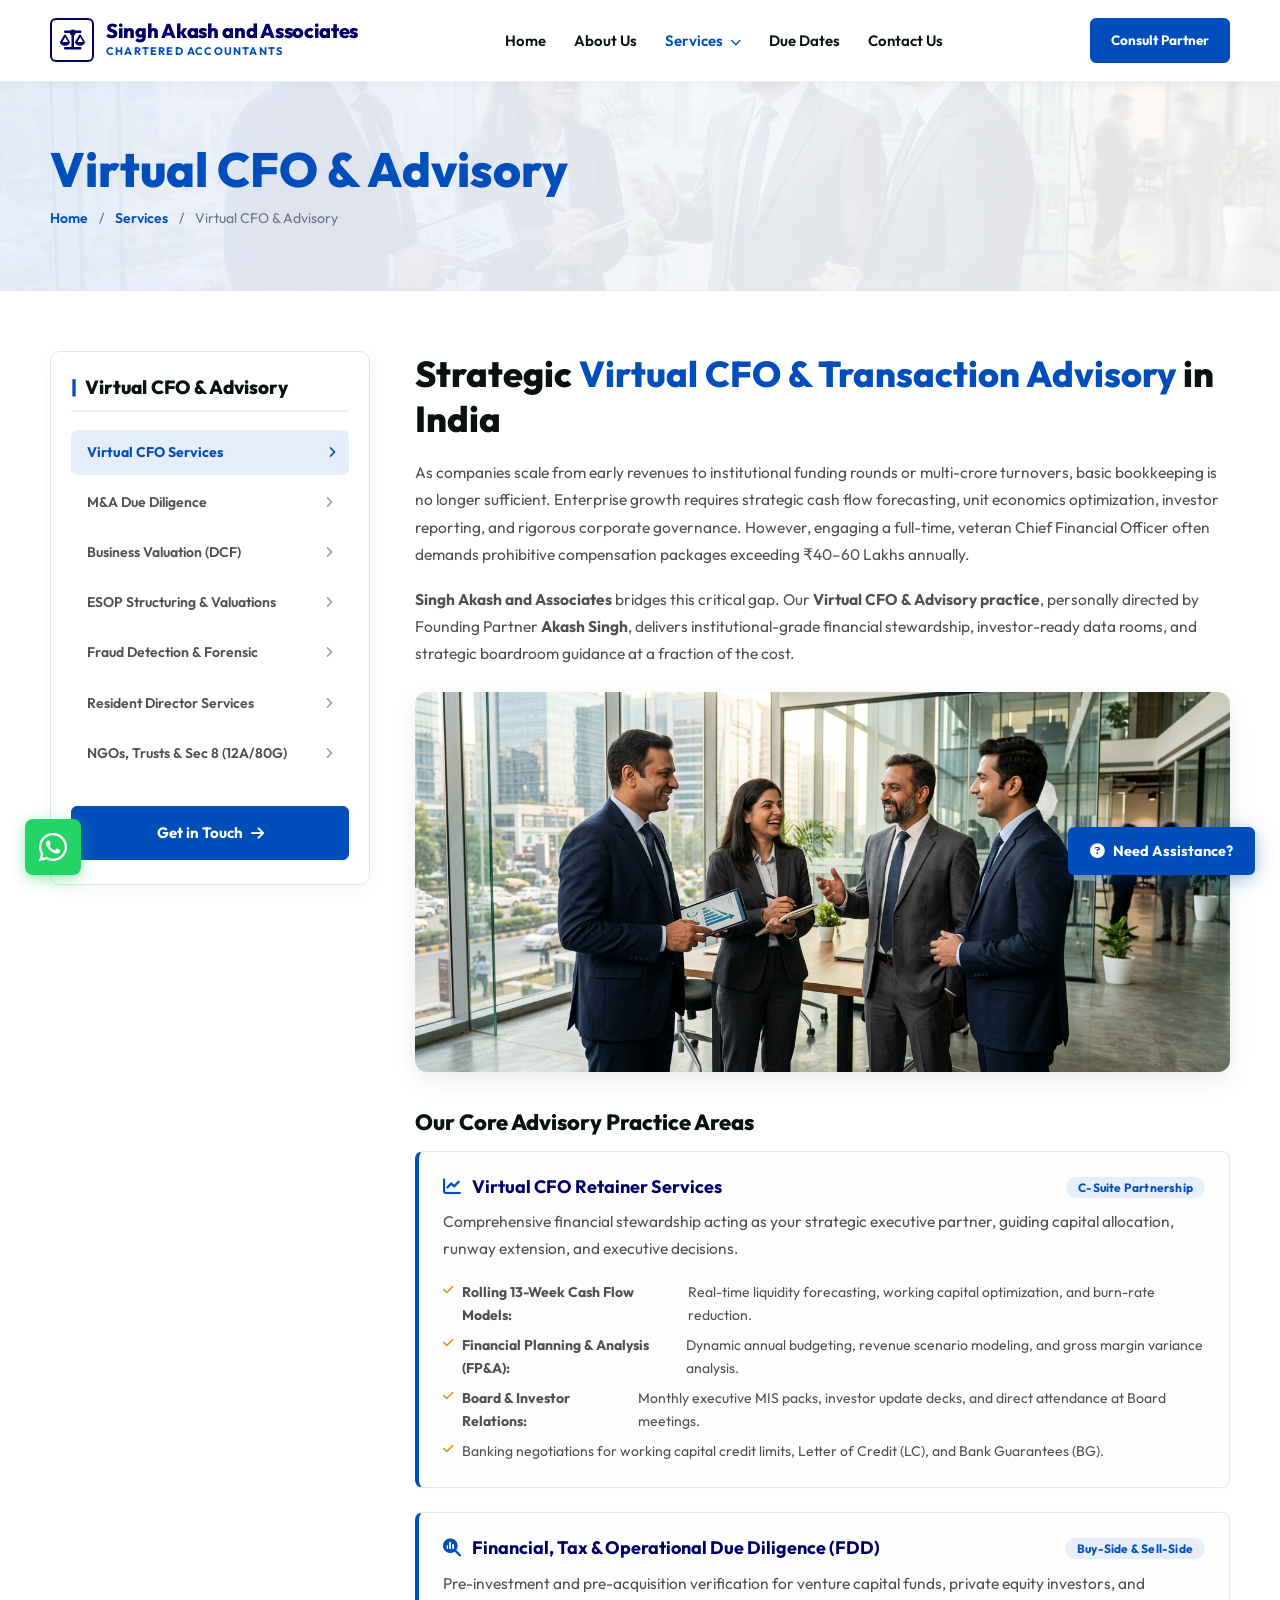
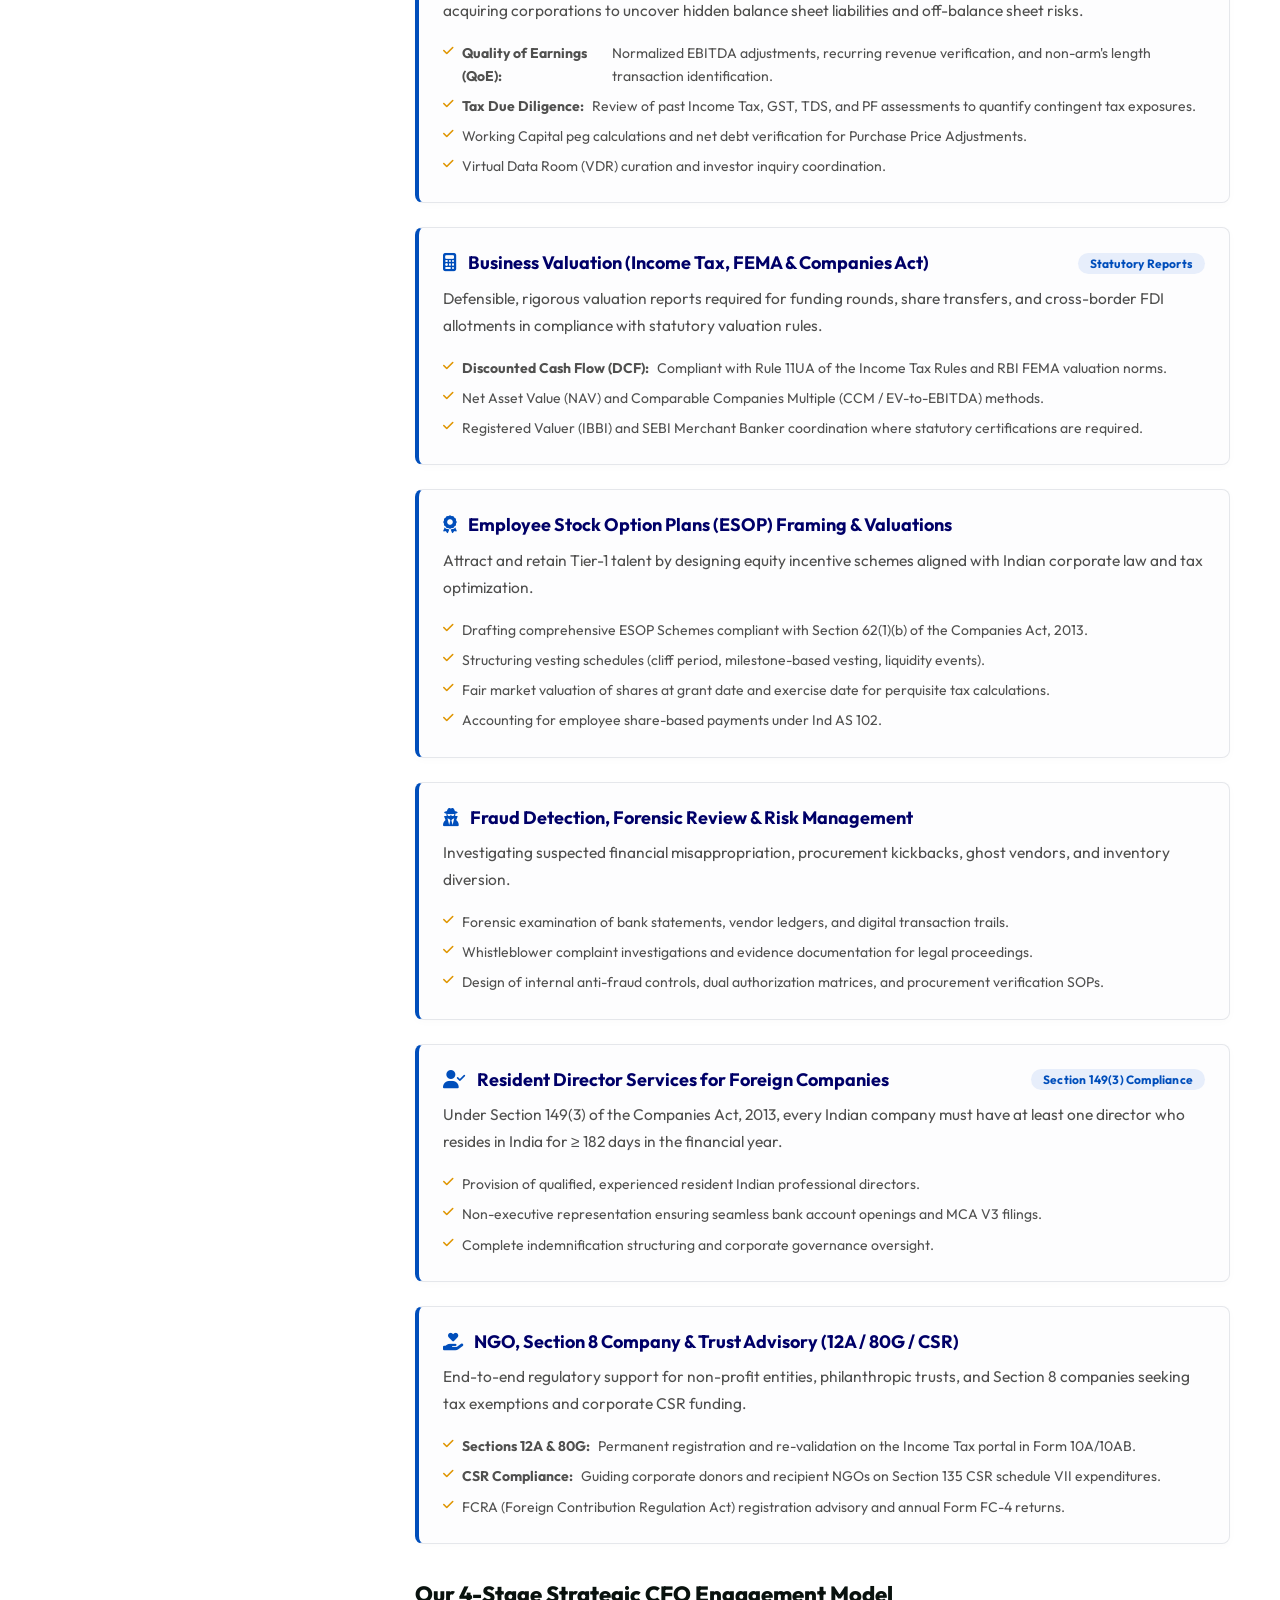
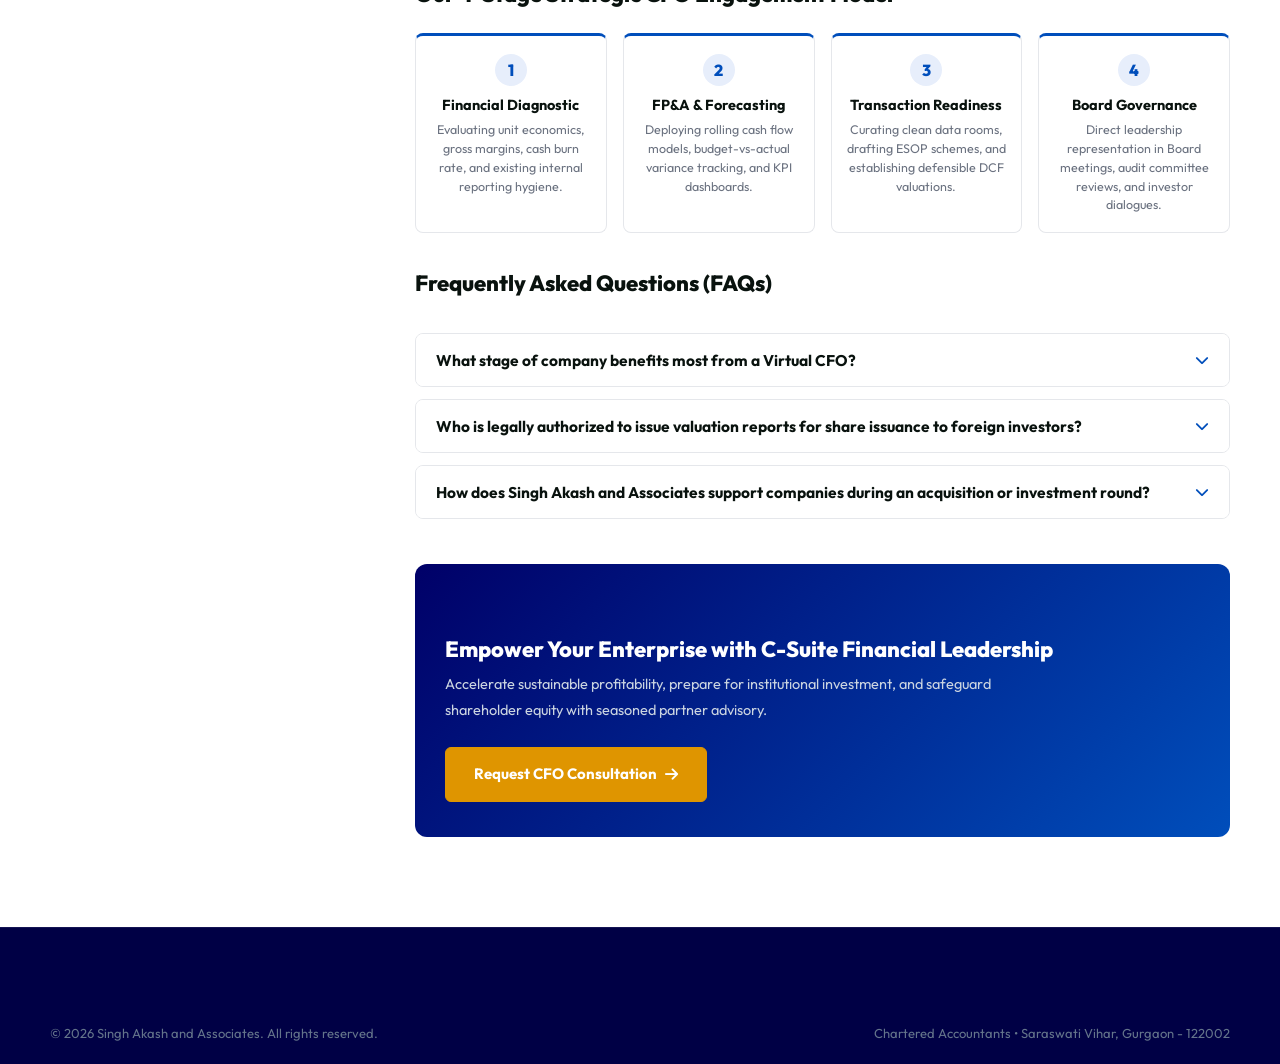
<file: testing/virtual-cfo-services.html>
<!DOCTYPE html>
<html lang="en">
<head>
  <meta charset="utf-8">
  <meta http-equiv="X-UA-Compatible" content="IE=edge">
  <meta name="viewport" content="width=device-width, initial-scale=1.0">

  <!-- Primary SEO Tags -->
  <title>Virtual CFO &amp; Transaction Advisory Services | Singh Akash and Associates</title>
  <meta name="title" content="Virtual CFO &amp; Transaction Advisory Services | Singh Akash and Associates">
  <meta name="description" content="Strategic Virtual CFO services, business valuations, M&A due diligence, and ESOP design by Singh Akash and Associates. High-impact financial leadership for startups and growth enterprises.">
  <meta name="keywords" content="Virtual CFO Gurgaon, Business Valuation DCF India, Financial Due Diligence, ESOP Policy Drafting, Resident Director Services, Singh Akash and Associates">

  <!-- Favicon -->
  <link rel="shortcut icon" type="image/svg+xml" href="assets/favicon.svg">

  <!-- Font Awesome 6 & Main Stylesheet -->
  <link rel="stylesheet" href="https://cdnjs.cloudflare.com/ajax/libs/font-awesome/6.5.1/css/all.min.css" crossorigin="anonymous" referrerpolicy="no-referrer">
  <link rel="stylesheet" href="styles/main.css">
</head>
<body>

  <!-- =======================================================================
       HEADER & NAVIGATION
       ======================================================================= -->
  <header class="site-header">
    <div class="container header-container">
      <a href="index.html" class="site-logo" aria-label="Singh Akash and Associates - Home">
        <div class="logo-badge">
          <i class="fa-solid fa-scale-balanced"></i>
        </div>
        <div class="logo-text">
          <span class="logo-firm-name">Singh Akash and Associates</span>
          <span class="logo-firm-sub">Chartered Accountants</span>
        </div>
      </a>

      <nav aria-label="Main Navigation">
        <ul class="nav-links">
          <li><a href="index.html">Home</a></li>
          <li><a href="index.html#about">About Us</a></li>
          <li class="has-mega-menu active">
            <a href="index.html#services">
              Services <i class="fa-solid fa-chevron-down" style="font-size: 11px; margin-left: 4px;"></i>
            </a>
            <div class="mega-menu-wrapper">
              <div class="mega-menu-grid">
                
                <!-- Column 1: Company Registration -->
                <div class="mega-menu-col">
                  <h4><a href="company-registration.html" style="color: inherit; text-decoration: none;"><i class="fa-solid fa-building"></i> Company Registration</a></h4>
                  <ul>
                    <li><a href="company-registration.html#pvt-ltd"><i class="fa-solid fa-angle-right"></i> Private Limited Companies</a></li>
                    <li><a href="company-registration.html#llp"><i class="fa-solid fa-angle-right"></i> Limited Liability Partnership (LLP)</a></li>
                    <li><a href="company-registration.html#startup-india"><i class="fa-solid fa-angle-right"></i> Start-up India (DPIIT)</a></li>
                    <li><a href="company-registration.html#foreign-subsidiaries"><i class="fa-solid fa-angle-right"></i> Foreign Subsidiaries</a></li>
                    <li><a href="company-registration.html#public-ltd"><i class="fa-solid fa-angle-right"></i> Limited Companies (Public)</a></li>
                    <li><a href="company-registration.html#incorporation-process"><i class="fa-solid fa-angle-right"></i> Incorporation Process</a></li>
                    <li><a href="company-registration.html#msme"><i class="fa-solid fa-angle-right"></i> MSME &amp; Trademark</a></li>
                  </ul>
                </div>

                <!-- Column 2: Auditing & Assurance -->
                <div class="mega-menu-col">
                  <h4><a href="audit-and-assurance.html" style="color: inherit; text-decoration: none;"><i class="fa-solid fa-shield-halved"></i> Auditing &amp; Assurance</a></h4>
                  <ul>
                    <li><a href="audit-and-assurance.html#statutory-audit"><i class="fa-solid fa-angle-right"></i> Financial Statement Audit</a></li>
                    <li><a href="audit-and-assurance.html#tax-audit"><i class="fa-solid fa-angle-right"></i> Tax Audit (Section 44AB)</a></li>
                    <li><a href="audit-and-assurance.html#internal-audit"><i class="fa-solid fa-angle-right"></i> Internal &amp; Process Audit</a></li>
                    <li><a href="audit-and-assurance.html#stock-audit"><i class="fa-solid fa-angle-right"></i> Stock &amp; Inventory Audit</a></li>
                    <li><a href="audit-and-assurance.html#ifc-audit"><i class="fa-solid fa-angle-right"></i> Internal Financial Controls (IFC)</a></li>
                    <li><a href="audit-and-assurance.html#udin-verification"><i class="fa-solid fa-angle-right"></i> UDIN Attestations</a></li>
                  </ul>
                </div>

                <!-- Column 3: Taxation & GST -->
                <div class="mega-menu-col">
                  <h4><a href="taxation-and-gst.html" style="color: inherit; text-decoration: none;"><i class="fa-solid fa-scale-balanced"></i> Taxation &amp; GST</a></h4>
                  <ul>
                    <li><a href="taxation-and-gst.html#corporate-tax"><i class="fa-solid fa-angle-right"></i> Corporate &amp; Individual Tax</a></li>
                    <li><a href="taxation-and-gst.html#gst-filings"><i class="fa-solid fa-angle-right"></i> Goods &amp; Services Tax (GST)</a></li>
                    <li><a href="taxation-and-gst.html#gst-refunds"><i class="fa-solid fa-angle-right"></i> Export Refunds &amp; Rebates</a></li>
                    <li><a href="taxation-and-gst.html#capital-gains"><i class="fa-solid fa-angle-right"></i> Capital Gains Advisory</a></li>
                    <li><a href="taxation-and-gst.html#expat-taxation"><i class="fa-solid fa-angle-right"></i> Taxation of Expats &amp; NRIs</a></li>
                    <li><a href="taxation-and-gst.html#scrutiny-appeals"><i class="fa-solid fa-angle-right"></i> Scrutiny &amp; CIT(A) Appeals</a></li>
                  </ul>
                </div>

                <!-- Column 4: Corporate Outsourcing -->
                <div class="mega-menu-col">
                  <h4><a href="corporate-outsourcing.html" style="color: inherit; text-decoration: none;"><i class="fa-solid fa-briefcase"></i> Corporate Outsourcing</a></h4>
                  <ul>
                    <li><a href="corporate-outsourcing.html#accounts-outsourcing"><i class="fa-solid fa-angle-right"></i> Accounts &amp; Bookkeeping Outsourcing</a></li>
                    <li><a href="corporate-outsourcing.html#payroll-management"><i class="fa-solid fa-angle-right"></i> Payroll &amp; Statutory Deductions</a></li>
                    <li><a href="corporate-outsourcing.html#secretarial-compliance"><i class="fa-solid fa-angle-right"></i> Corporate Secretarial (ROC)</a></li>
                    <li><a href="corporate-outsourcing.html#legal-drafting"><i class="fa-solid fa-angle-right"></i> Agreement &amp; Deed Drafting</a></li>
                    <li><a href="corporate-outsourcing.html#litigation-support"><i class="fa-solid fa-angle-right"></i> Litigation Support Outsourcing</a></li>
                    <li><a href="corporate-outsourcing.html#cloud-accounting"><i class="fa-solid fa-angle-right"></i> Cloud ERP &amp; Migrations</a></li>
                  </ul>
                </div>

                <!-- Column 5: Reporting & FEMA -->
                <div class="mega-menu-col">
                  <h4><a href="ifrs-and-fema.html" style="color: inherit; text-decoration: none;"><i class="fa-solid fa-globe"></i> Reporting &amp; FEMA</a></h4>
                  <ul>
                    <li><a href="ifrs-and-fema.html#transfer-pricing"><i class="fa-solid fa-angle-right"></i> Transfer Pricing (Form 3CEB)</a></li>
                    <li><a href="ifrs-and-fema.html#fema-fdi"><i class="fa-solid fa-angle-right"></i> FEMA Reporting (FC-GPR / FLA)</a></li>
                    <li><a href="ifrs-and-fema.html#foreign-remittances"><i class="fa-solid fa-angle-right"></i> Form 15CA &amp; 15CB Remittance</a></li>
                    <li><a href="ifrs-and-fema.html#ifrs-indas"><i class="fa-solid fa-angle-right"></i> IFRS &amp; Ind AS Reporting</a></li>
                    <li><a href="ifrs-and-fema.html#dtaa-relief"><i class="fa-solid fa-angle-right"></i> DTAA &amp; Cross-Border Relief</a></li>
                  </ul>
                </div>

                <!-- Column 6: Special Areas & Virtual CFO -->
                <div class="mega-menu-col">
                  <h4><a href="virtual-cfo-services.html" style="color: inherit; text-decoration: none;"><i class="fa-solid fa-chart-pie"></i> Special Areas &amp; CFO</a></h4>
                  <ul>
                    <li><a href="virtual-cfo-services.html#virtual-cfo"><i class="fa-solid fa-angle-right"></i> Virtual CFO Retainer</a></li>
                    <li><a href="virtual-cfo-services.html#due-diligence"><i class="fa-solid fa-angle-right"></i> Financial &amp; Tax Due Diligence</a></li>
                    <li><a href="virtual-cfo-services.html#business-valuation"><i class="fa-solid fa-angle-right"></i> Business Valuation (DCF)</a></li>
                    <li><a href="virtual-cfo-services.html#esop-advisory"><i class="fa-solid fa-angle-right"></i> Share Based Payments (ESOPs)</a></li>
                    <li><a href="virtual-cfo-services.html#resident-director"><i class="fa-solid fa-angle-right"></i> Resident Director Services</a></li>
                    <li><a href="virtual-cfo-services.html#ngo-services"><i class="fa-solid fa-angle-right"></i> Societies &amp; NGO Advisory</a></li>
                  </ul>
                </div>

              </div>
            </div>
          </li>
          <li><a href="index.html#due-dates">Due Dates</a></li>
          <li><a href="index.html#contact">Contact Us</a></li>
        </ul>
      </nav>

      <div style="display: flex; align-items: center; gap: 12px;">
        <a href="#consultation-card" class="btn-royal-blue" style="padding: 10px 20px; font-size: 13.5px;">
          Consult Partner
        </a>
        <button class="mobile-menu-btn" id="mobileMenuBtn" aria-label="Toggle navigation">
          <i class="fa-solid fa-bars"></i>
        </button>
      </div>
    </div>
  </header>

  <!-- =======================================================================
       PAGE BANNER
       ======================================================================= -->
  <section class="page-banner-section">
    <div class="container">
      <div class="page-banner-content">
        <h1 class="page-banner-title">Virtual CFO &amp; Advisory</h1>
        <div class="page-breadcrumb">
          <a href="index.html">Home</a> &nbsp;/&nbsp; 
          <a href="index.html#services">Services</a> &nbsp;/&nbsp; 
          <span>Virtual CFO &amp; Advisory</span>
        </div>
      </div>
    </div>
  </section>

  <!-- =======================================================================
       SERVICE DETAILS 2-COLUMN AREA
       ======================================================================= -->
  <section class="service-details-area">
    <div class="container">
      <div class="service-details-grid">

        <!-- LEFT SIDEBAR -->
        <aside class="service-details-sidebar">
          <h3 class="service-sidebar-title">
            <span class="bar-accent">|</span> Virtual CFO &amp; Advisory
          </h3>

          <ul class="service-sidebar-menu">
            <li class="active">
              <a href="#virtual-cfo">
                <span>Virtual CFO Services</span>
                <i class="fa-solid fa-angle-right"></i>
              </a>
            </li>
            <li>
              <a href="#due-diligence">
                <span>M&amp;A Due Diligence</span>
                <i class="fa-solid fa-angle-right"></i>
              </a>
            </li>
            <li>
              <a href="#business-valuation">
                <span>Business Valuation (DCF)</span>
                <i class="fa-solid fa-angle-right"></i>
              </a>
            </li>
            <li>
              <a href="#esop-advisory">
                <span>ESOP Structuring &amp; Valuations</span>
                <i class="fa-solid fa-angle-right"></i>
              </a>
            </li>
            <li>
              <a href="#fraud-risk">
                <span>Fraud Detection &amp; Forensic</span>
                <i class="fa-solid fa-angle-right"></i>
              </a>
            </li>
            <li>
              <a href="#resident-director">
                <span>Resident Director Services</span>
                <i class="fa-solid fa-angle-right"></i>
              </a>
            </li>
            <li>
              <a href="#ngo-services">
                <span>NGOs, Trusts &amp; Sec 8 (12A/80G)</span>
                <i class="fa-solid fa-angle-right"></i>
              </a>
            </li>
          </ul>

          <a href="index.html#consultation-form" class="btn-royal-blue service-sidebar-cta">
            Get in Touch <i class="fa-solid fa-arrow-right"></i>
          </a>
        </aside>

        <!-- MAIN ARTICLE CONTENT -->
        <main class="single-service-contents">
          <h2 id="virtual-cfo">Strategic <span>Virtual CFO &amp; Transaction Advisory</span> in India</h2>
          
          <p>
            As companies scale from early revenues to institutional funding rounds or multi-crore turnovers, basic bookkeeping is no longer sufficient. Enterprise growth requires strategic cash flow forecasting, unit economics optimization, investor reporting, and rigorous corporate governance. However, engaging a full-time, veteran Chief Financial Officer often demands prohibitive compensation packages exceeding ₹40–60 Lakhs annually.
          </p>
          <p>
            <strong>Singh Akash and Associates</strong> bridges this critical gap. Our <strong>Virtual CFO &amp; Advisory practice</strong>, personally directed by Founding Partner <strong>Akash Singh</strong>, delivers institutional-grade financial stewardship, investor-ready data rooms, and strategic boardroom guidance at a fraction of the cost.
          </p>

          <div class="single-blog-img">
            <img src="assets/hero-bg.jpg" alt="Virtual CFO and Transaction Advisory - Singh Akash and Associates" loading="lazy">
          </div>

          <h3>Our Core Advisory Practice Areas</h3>

          <!-- Sub-Card 1: Virtual CFO -->
          <div class="article-sub-card" id="virtual-cfo">
            <h4>
              <span><i class="fa-solid fa-chart-line" style="color: var(--primary-blue); margin-right: 8px;"></i> Virtual CFO Retainer Services</span>
              <span class="pill-badge" style="margin: 0; padding: 3px 12px; font-size: 12px;">C-Suite Partnership</span>
            </h4>
            <p>
              Comprehensive financial stewardship acting as your strategic executive partner, guiding capital allocation, runway extension, and executive decisions.
            </p>
            <ul>
              <li><i class="fa-solid fa-check"></i> <strong>Rolling 13-Week Cash Flow Models:</strong> Real-time liquidity forecasting, working capital optimization, and burn-rate reduction.</li>
              <li><i class="fa-solid fa-check"></i> <strong>Financial Planning &amp; Analysis (FP&amp;A):</strong> Dynamic annual budgeting, revenue scenario modeling, and gross margin variance analysis.</li>
              <li><i class="fa-solid fa-check"></i> <strong>Board &amp; Investor Relations:</strong> Monthly executive MIS packs, investor update decks, and direct attendance at Board meetings.</li>
              <li><i class="fa-solid fa-check"></i> Banking negotiations for working capital credit limits, Letter of Credit (LC), and Bank Guarantees (BG).</li>
            </ul>
          </div>

          <!-- Sub-Card 2: Due Diligence -->
          <div class="article-sub-card" id="due-diligence">
            <h4>
              <span><i class="fa-solid fa-magnifying-glass-chart" style="color: var(--primary-blue); margin-right: 8px;"></i> Financial, Tax &amp; Operational Due Diligence (FDD)</span>
              <span class="pill-badge" style="margin: 0; padding: 3px 12px; font-size: 12px;">Buy-Side &amp; Sell-Side</span>
            </h4>
            <p>
              Pre-investment and pre-acquisition verification for venture capital funds, private equity investors, and acquiring corporations to uncover hidden balance sheet liabilities and off-balance sheet risks.
            </p>
            <ul>
              <li><i class="fa-solid fa-check"></i> <strong>Quality of Earnings (QoE):</strong> Normalized EBITDA adjustments, recurring revenue verification, and non-arm's length transaction identification.</li>
              <li><i class="fa-solid fa-check"></i> <strong>Tax Due Diligence:</strong> Review of past Income Tax, GST, TDS, and PF assessments to quantify contingent tax exposures.</li>
              <li><i class="fa-solid fa-check"></i> Working Capital peg calculations and net debt verification for Purchase Price Adjustments.</li>
              <li><i class="fa-solid fa-check"></i> Virtual Data Room (VDR) curation and investor inquiry coordination.</li>
            </ul>
          </div>

          <!-- Sub-Card 3: Business Valuation -->
          <div class="article-sub-card" id="business-valuation">
            <h4>
              <span><i class="fa-solid fa-calculator" style="color: var(--primary-blue); margin-right: 8px;"></i> Business Valuation (Income Tax, FEMA &amp; Companies Act)</span>
              <span class="pill-badge" style="margin: 0; padding: 3px 12px; font-size: 12px;">Statutory Reports</span>
            </h4>
            <p>
              Defensible, rigorous valuation reports required for funding rounds, share transfers, and cross-border FDI allotments in compliance with statutory valuation rules.
            </p>
            <ul>
              <li><i class="fa-solid fa-check"></i> <strong>Discounted Cash Flow (DCF):</strong> Compliant with Rule 11UA of the Income Tax Rules and RBI FEMA valuation norms.</li>
              <li><i class="fa-solid fa-check"></i> Net Asset Value (NAV) and Comparable Companies Multiple (CCM / EV-to-EBITDA) methods.</li>
              <li><i class="fa-solid fa-check"></i> Registered Valuer (IBBI) and SEBI Merchant Banker coordination where statutory certifications are required.</li>
            </ul>
          </div>

          <!-- Sub-Card 4: ESOP Structuring -->
          <div class="article-sub-card" id="esop-advisory">
            <h4>
              <span><i class="fa-solid fa-award" style="color: var(--primary-blue); margin-right: 8px;"></i> Employee Stock Option Plans (ESOP) Framing &amp; Valuations</span>
            </h4>
            <p>
              Attract and retain Tier-1 talent by designing equity incentive schemes aligned with Indian corporate law and tax optimization.
            </p>
            <ul>
              <li><i class="fa-solid fa-check"></i> Drafting comprehensive ESOP Schemes compliant with Section 62(1)(b) of the Companies Act, 2013.</li>
              <li><i class="fa-solid fa-check"></i> Structuring vesting schedules (cliff period, milestone-based vesting, liquidity events).</li>
              <li><i class="fa-solid fa-check"></i> Fair market valuation of shares at grant date and exercise date for perquisite tax calculations.</li>
              <li><i class="fa-solid fa-check"></i> Accounting for employee share-based payments under Ind AS 102.</li>
            </ul>
          </div>

          <!-- Sub-Card 5: Fraud Detection & Forensic -->
          <div class="article-sub-card" id="fraud-risk">
            <h4>
              <span><i class="fa-solid fa-user-secret" style="color: var(--primary-blue); margin-right: 8px;"></i> Fraud Detection, Forensic Review &amp; Risk Management</span>
            </h4>
            <p>
              Investigating suspected financial misappropriation, procurement kickbacks, ghost vendors, and inventory diversion.
            </p>
            <ul>
              <li><i class="fa-solid fa-check"></i> Forensic examination of bank statements, vendor ledgers, and digital transaction trails.</li>
              <li><i class="fa-solid fa-check"></i> Whistleblower complaint investigations and evidence documentation for legal proceedings.</li>
              <li><i class="fa-solid fa-check"></i> Design of internal anti-fraud controls, dual authorization matrices, and procurement verification SOPs.</li>
            </ul>
          </div>

          <!-- Sub-Card 6: Resident Director Services -->
          <div class="article-sub-card" id="resident-director">
            <h4>
              <span><i class="fa-solid fa-user-check" style="color: var(--primary-blue); margin-right: 8px;"></i> Resident Director Services for Foreign Companies</span>
              <span class="pill-badge" style="margin: 0; padding: 3px 12px; font-size: 12px;">Section 149(3) Compliance</span>
            </h4>
            <p>
              Under Section 149(3) of the Companies Act, 2013, every Indian company must have at least one director who resides in India for &ge; 182 days in the financial year.
            </p>
            <ul>
              <li><i class="fa-solid fa-check"></i> Provision of qualified, experienced resident Indian professional directors.</li>
              <li><i class="fa-solid fa-check"></i> Non-executive representation ensuring seamless bank account openings and MCA V3 filings.</li>
              <li><i class="fa-solid fa-check"></i> Complete indemnification structuring and corporate governance oversight.</li>
            </ul>
          </div>

          <!-- Sub-Card 7: NGO Services -->
          <div class="article-sub-card" id="ngo-services">
            <h4>
              <span><i class="fa-solid fa-hand-holding-heart" style="color: var(--primary-blue); margin-right: 8px;"></i> NGO, Section 8 Company &amp; Trust Advisory (12A / 80G / CSR)</span>
            </h4>
            <p>
              End-to-end regulatory support for non-profit entities, philanthropic trusts, and Section 8 companies seeking tax exemptions and corporate CSR funding.
            </p>
            <ul>
              <li><i class="fa-solid fa-check"></i> <strong>Sections 12A &amp; 80G:</strong> Permanent registration and re-validation on the Income Tax portal in Form 10A/10AB.</li>
              <li><i class="fa-solid fa-check"></i> <strong>CSR Compliance:</strong> Guiding corporate donors and recipient NGOs on Section 135 CSR schedule VII expenditures.</li>
              <li><i class="fa-solid fa-check"></i> FCRA (Foreign Contribution Regulation Act) registration advisory and annual Form FC-4 returns.</li>
            </ul>
          </div>

          <!-- 4-Step Strategic Model -->
          <h3>Our 4-Stage Strategic CFO Engagement Model</h3>
          <div class="process-steps-grid">
            <div class="process-step-box">
              <span class="step-num-badge">1</span>
              <h5>Financial Diagnostic</h5>
              <p>Evaluating unit economics, gross margins, cash burn rate, and existing internal reporting hygiene.</p>
            </div>
            <div class="process-step-box">
              <span class="step-num-badge">2</span>
              <h5>FP&amp;A &amp; Forecasting</h5>
              <p>Deploying rolling cash flow models, budget-vs-actual variance tracking, and KPI dashboards.</p>
            </div>
            <div class="process-step-box">
              <span class="step-num-badge">3</span>
              <h5>Transaction Readiness</h5>
              <p>Curating clean data rooms, drafting ESOP schemes, and establishing defensible DCF valuations.</p>
            </div>
            <div class="process-step-box">
              <span class="step-num-badge">4</span>
              <h5>Board Governance</h5>
              <p>Direct leadership representation in Board meetings, audit committee reviews, and investor dialogues.</p>
            </div>
          </div>

          <!-- FAQ Accordions -->
          <h3>Frequently Asked Questions (FAQs)</h3>
          <div class="faq-box-wrap">
            <div class="faq-item">
              <button class="faq-question" type="button" onclick="toggleFaq(this)">
                <span>What stage of company benefits most from a Virtual CFO?</span>
                <i class="fa-solid fa-chevron-down"></i>
              </button>
              <div class="faq-answer">
                Companies generating between ₹1 Crore and ₹100 Crores in annual revenue, or venture-funded startups between Seed and Series B stages, gain the greatest ROI from a Virtual CFO. At this stage, strategic financial planning is vital for runway management and fundraising, but the business cannot yet justify the multimillion-rupee salary of a full-time CFO.
              </div>
            </div>

            <div class="faq-item">
              <button class="faq-question" type="button" onclick="toggleFaq(this)">
                <span>Who is legally authorized to issue valuation reports for share issuance to foreign investors?</span>
                <i class="fa-solid fa-chevron-down"></i>
              </button>
              <div class="faq-answer">
                Under the Foreign Exchange Management Act (FEMA) Non-Debt Instrument Rules, valuation of equity shares issued to non-residents must be conducted by a practicing Chartered Accountant or a SEBI-registered Category-I Merchant Banker utilizing the Discounted Cash Flow (DCF) methodology.
              </div>
            </div>

            <div class="faq-item">
              <button class="faq-question" type="button" onclick="toggleFaq(this)">
                <span>How does Singh Akash and Associates support companies during an acquisition or investment round?</span>
                <i class="fa-solid fa-chevron-down"></i>
              </button>
              <div class="faq-answer">
                We manage the entire financial side of the deal: setting up and managing the Virtual Data Room (VDR), preparing Quality of Earnings reports, addressing technical diligence questions from investor legal/accounting teams, drafting Disclosure Schedules for Share Purchase Agreements (SPA), and issuing formal closing certifications.
              </div>
            </div>
          </div>

          <!-- Bottom In-Page Consultation Card -->
          <div class="service-cta-card" id="consultation-card">
            <div>
              <h3>Empower Your Enterprise with C-Suite Financial Leadership</h3>
              <p>
                Accelerate sustainable profitability, prepare for institutional investment, and safeguard shareholder equity with seasoned partner advisory.
              </p>
            </div>
            <a href="index.html#consultation-form" class="btn-golden-amber" style="white-space: nowrap; font-size: 15px;">
              Request CFO Consultation <i class="fa-solid fa-arrow-right"></i>
            </a>
          </div>

        </main>
      </div>
    </div>
  </section>

  <!-- =======================================================================
       SITE FOOTER
       ======================================================================= -->
  <footer class="site-footer">
    <div class="container">
      <div class="footer-bottom-bar">
        <div>&copy; 2026 Singh Akash and Associates. All rights reserved.</div>
        <div>Chartered Accountants &bull; Saraswati Vihar, Gurgaon - 122002</div>
      </div>
    </div>
  </footer>

  <!-- Floating Widgets -->
  <a href="https://wa.me/918860137679" target="_blank" class="whatsapp-floating-widget" aria-label="WhatsApp">
    <i class="fa-brands fa-whatsapp"></i>
  </a>
  <a href="index.html#consultation-form" class="need-assistance-btn" aria-label="Need Assistance">
    <i class="fa-solid fa-circle-question"></i> Need Assistance?
  </a>

  <script>
    function toggleFaq(btn) {
      const item = btn.closest('.faq-item');
      item.classList.toggle('active');
    }
  </script>
</body>
</html>
</file>
<file: styles/main.css>
/* ==========================================================================
   SINGH AKASH AND ASSOCIATES — CHARTERED ACCOUNTANTS
   Layout & Design Pixel-Aligned with Reference Site (RAAAS.COM)
   Colors: Royal Blue (#004EBB), Deep Navy (#000068), Golden Amber (#DF9500),
           WhatsApp Green (#25D366), White (#FFFFFF), Slate (#50504F)
   ========================================================================== */

@import url('https://fonts.googleapis.com/css2?family=Outfit:wght@300;400;500;600;700;800;900&display=swap');

:root {
  --primary-blue: #004EBB;
  --deep-navy: #000068;
  --dark-navy: #000045;
  --golden-amber: #DF9500;
  --golden-hover: #c98500;
  --pill-bg: #E7EEFB;
  --pill-text: #004EBB;
  --text-dark: #09120E;
  --text-body: #50504F;
  --text-muted: #6b7280;
  --bg-light: #F8F9FA;
  --bg-white: #FFFFFF;
  --border-light: #E5E7EB;
  --border-card: #E0E4ED;
  --whatsapp-green: #25D366;
  --font-main: 'Outfit', -apple-system, BlinkMacSystemFont, "Segoe UI", Roboto, sans-serif;
}

/* Base Reset */
*, *::before, *::after {
  box-sizing: border-box;
  margin: 0;
  padding: 0;
}

html {
  font-size: 16px;
  scroll-behavior: smooth;
  -webkit-text-size-adjust: 100%;
}

body {
  font-family: var(--font-main);
  font-size: 16px;
  line-height: 1.65;
  color: var(--text-body);
  background-color: var(--bg-white);
  -webkit-font-smoothing: antialiased;
  overflow-x: hidden;
}

a {
  color: inherit;
  text-decoration: none;
  transition: all 0.25s ease;
}

img, svg {
  display: block;
  max-width: 100%;
}

h1, h2, h3, h4, h5, h6 {
  font-family: var(--font-main);
  color: var(--text-dark);
  font-weight: 700;
  line-height: 1.25;
}

p {
  margin-bottom: 1rem;
}
p:last-child {
  margin-bottom: 0;
}

/* Container & Grid */
.container {
  width: 100%;
  max-width: 1220px;
  margin-left: auto;
  margin-right: auto;
  padding-left: 20px;
  padding-right: 20px;
}

.section-padding {
  padding: 85px 0;
}

.text-center {
  text-align: center;
}

/* Pill Badges (Exact RAAAS styling) */
.pill-badge {
  display: inline-block;
  background-color: var(--pill-bg);
  color: var(--pill-text);
  font-size: 14px;
  font-weight: 700;
  padding: 8px 24px;
  border-radius: 50px;
  margin-bottom: 20px;
  text-transform: capitalize;
  letter-spacing: 0.2px;
}

/* Headings with Blue Highlight */
.section-headline {
  font-size: clamp(30px, 3.8vw, 46px);
  font-weight: 800;
  color: var(--text-dark);
  margin-bottom: 18px;
  line-height: 1.2;
}

.section-headline span {
  color: var(--primary-blue);
}

.section-intro-text {
  font-size: 17px;
  line-height: 1.7;
  color: var(--text-body);
  max-width: 860px;
  margin-left: auto;
  margin-right: auto;
  margin-bottom: 45px;
}

/* Buttons (Exact RAAAS theme-btn-2 and theme-btn-3) */
.btn-royal-blue {
  background-color: var(--primary-blue);
  color: #ffffff;
  font-size: 15px;
  font-weight: 700;
  padding: 14px 28px;
  border-radius: 6px;
  display: inline-flex;
  align-items: center;
  justify-content: center;
  gap: 8px;
  cursor: pointer;
  border: 1px solid var(--primary-blue);
  transition: all 0.25s ease;
  text-decoration: none;
}

.btn-royal-blue:hover {
  background-color: #003da8;
  color: #ffffff;
  transform: translateY(-2px);
  box-shadow: 0 4px 15px rgba(0, 78, 187, 0.3);
}

.btn-golden-amber {
  background-color: var(--golden-amber);
  color: #ffffff;
  font-size: 15px;
  font-weight: 700;
  padding: 14px 28px;
  border-radius: 6px;
  display: inline-flex;
  align-items: center;
  justify-content: center;
  gap: 8px;
  cursor: pointer;
  border: 1px solid var(--golden-amber);
  transition: all 0.25s ease;
  text-decoration: none;
}

.btn-golden-amber:hover {
  background-color: var(--golden-hover);
  color: #ffffff;
  transform: translateY(-2px);
  box-shadow: 0 4px 15px rgba(223, 149, 0, 0.35);
}

/* ==========================================================================
   HEADER (EXACT RAAAS NAVIGATION HEADER)
   ========================================================================== */
.site-header {
  background-color: #ffffff;
  border-bottom: 1px solid #edf0f5;
  box-shadow: 0 2px 12px rgba(0, 0, 0, 0.04);
  position: sticky;
  top: 0;
  z-index: 1000;
  height: 82px;
  display: flex;
  align-items: center;
}

.header-container {
  display: flex;
  align-items: center;
  justify-content: space-between;
  width: 100%;
}

.site-logo {
  display: flex;
  align-items: center;
  gap: 12px;
  text-decoration: none;
}

.logo-badge {
  width: 44px;
  height: 44px;
  border: 2px solid var(--deep-navy);
  border-radius: 6px;
  display: flex;
  align-items: center;
  justify-content: center;
  color: var(--deep-navy);
  font-size: 20px;
}

.logo-text {
  display: flex;
  flex-direction: column;
}

.logo-firm-name {
  font-size: 20px;
  font-weight: 800;
  color: var(--deep-navy);
  letter-spacing: -0.3px;
  line-height: 1.1;
}

.logo-firm-sub {
  font-size: 11px;
  font-weight: 700;
  color: var(--primary-blue);
  letter-spacing: 1.2px;
  text-transform: uppercase;
}

.nav-links {
  display: flex;
  align-items: center;
  gap: 28px;
  list-style: none;
}

.nav-links li a {
  font-size: 15px;
  font-weight: 600;
  color: var(--text-dark);
  padding: 6px 0;
  transition: color 0.2s ease;
}

.nav-links li a:hover,
.nav-links li.active a {
  color: var(--primary-blue);
}

.nav-links li.dropdown {
  position: relative;
}

.nav-links li.dropdown:hover .dropdown-menu {
  opacity: 1;
  visibility: visible;
  transform: translateY(0);
}

.dropdown-menu {
  position: absolute;
  top: 100%;
  left: -20px;
  width: 260px;
  background: #ffffff;
  border-radius: 8px;
  box-shadow: 0 10px 30px rgba(0, 0, 0, 0.12);
  border-top: 3px solid var(--primary-blue);
  padding: 12px 0;
  opacity: 0;
  visibility: hidden;
  transform: translateY(10px);
  transition: all 0.25s ease;
  z-index: 1001;
}

.dropdown-menu a {
  display: block;
  padding: 8px 20px;
  font-size: 14px;
  color: var(--text-body);
}

.dropdown-menu a:hover {
  background-color: #f4f7fc;
  color: var(--primary-blue);
  padding-left: 24px;
}

.mobile-menu-btn {
  display: none;
  background: none;
  border: 1px solid var(--border-light);
  border-radius: 6px;
  padding: 8px 12px;
  font-size: 20px;
  color: var(--deep-navy);
  cursor: pointer;
}

/* ==========================================================================
   HERO SECTION (SCREENSHOT 5)
   ========================================================================== */
.hero-section {
  position: relative;
  min-height: 560px;
  display: flex;
  align-items: center;
  background-color: #ffffff;
  background-image: linear-gradient(90deg, #ffffff 45%, rgba(255, 255, 255, 0.88) 65%, rgba(255, 255, 255, 0.2) 100%), url('../assets/hero-bg.jpg');
  background-size: cover;
  background-position: right center;
  border-bottom: 1px solid var(--border-light);
  padding: 70px 0;
}

.hero-content-box {
  max-width: 620px;
}

.hero-title {
  font-size: clamp(34px, 4.4vw, 54px);
  font-weight: 800;
  color: var(--deep-navy);
  line-height: 1.15;
  margin-bottom: 12px;
  letter-spacing: -0.5px;
}

.hero-subtitle-firm {
  display: block;
  font-size: clamp(17px, 2.2vw, 22px);
  font-weight: 700;
  color: var(--primary-blue);
  margin-top: 8px;
  line-height: 1.35;
  letter-spacing: 0.2px;
}

.hero-desc {
  font-size: 17.5px;
  line-height: 1.65;
  color: var(--text-body);
  margin-bottom: 30px;
}

.hero-btn-group {
  display: flex;
  align-items: center;
  flex-wrap: wrap;
  gap: 15px;
}

/* ==========================================================================
   ABOUT SECTION (SCREENSHOT 4)
   ========================================================================== */
.about-section {
  background-color: #ffffff;
}

.about-grid {
  display: grid;
  grid-template-columns: 0.95fr 1.05fr;
  gap: 60px;
  align-items: center;
}

.about-image-wrap {
  border-radius: 14px;
  overflow: hidden;
  box-shadow: 0 10px 35px rgba(0, 0, 0, 0.08);
}

.about-image-wrap img {
  width: 100%;
  height: auto;
  display: block;
}

.about-content h2 {
  font-size: clamp(28px, 3.4vw, 42px);
  font-weight: 800;
  color: var(--text-dark);
  margin-bottom: 20px;
  line-height: 1.25;
}

.about-content h2 span {
  color: var(--primary-blue);
}

.about-content p {
  font-size: 16px;
  line-height: 1.7;
  color: var(--text-body);
  margin-bottom: 16px;
}

/* ==========================================================================
   SERVICES SECTION (SCREENSHOTS 2 & 3 - DEEP ROYAL BLUE DARK SECTION)
   ========================================================================== */
.services-section {
  background: radial-gradient(circle at 95% 30%, #172a78 0%, #000068 70%);
  color: #ffffff;
}

.services-section .pill-badge {
  background-color: var(--pill-bg);
  color: var(--pill-text);
}

.services-title {
  color: #ffffff;
  font-size: clamp(28px, 3.5vw, 44px);
  font-weight: 800;
  margin-bottom: 50px;
}

.services-cards-grid {
  display: grid;
  grid-template-columns: repeat(3, 1fr);
  gap: 30px;
}

.service-card {
  background-color: #ffffff;
  border-radius: 14px;
  padding: 42px 32px 36px;
  display: flex;
  flex-direction: column;
  transition: transform 0.25s ease, box-shadow 0.25s ease;
  box-shadow: 0 4px 20px rgba(0, 0, 0, 0.06);
}

.service-card:hover {
  transform: translateY(-8px);
  box-shadow: 0 12px 35px rgba(0, 0, 0, 0.18);
}

.service-card-icon {
  width: 62px;
  height: 62px;
  border-radius: 50%;
  background-color: #fdf5e6;
  color: #df9500;
  display: flex;
  align-items: center;
  justify-content: center;
  font-size: 25px;
  margin-bottom: 24px;
}

.service-card-title {
  font-size: 22px;
  font-weight: 800;
  color: var(--text-dark);
  margin-bottom: 14px;
  line-height: 1.3;
}

.service-card-desc {
  font-size: 15px;
  line-height: 1.65;
  color: var(--text-body);
  margin-bottom: 25px;
  flex-grow: 1;
}

.service-card-link {
  font-size: 15px;
  font-weight: 700;
  color: var(--text-dark);
  display: inline-flex;
  align-items: center;
  gap: 8px;
  text-decoration: none;
  margin-top: auto;
  transition: color 0.2s ease;
}

.service-card-link:hover {
  color: var(--primary-blue);
}

.service-card-link i {
  transition: transform 0.2s ease;
}

.service-card-link:hover i {
  transform: translateX(4px);
}

/* ==========================================================================
   WHY CHOOSE US & DROP MESSAGE (SCREENSHOT 1)
   ========================================================================== */
.why-choose-section {
  background-color: #ffffff;
}

.why-grid {
  display: grid;
  grid-template-columns: 1.05fr 0.95fr;
  gap: 50px;
  align-items: start;
}

/* Feature List Left */
.features-list {
  display: flex;
  flex-direction: column;
  gap: 28px;
}

.feature-item-card {
  display: flex;
  align-items: flex-start;
  gap: 22px;
  padding: 24px;
  border-radius: 10px;
  background-color: var(--bg-light);
  border: 1px solid var(--border-light);
}

.feature-circle-icon {
  width: 56px;
  height: 56px;
  border-radius: 50%;
  background-color: var(--primary-blue);
  color: #ffffff;
  display: flex;
  align-items: center;
  justify-content: center;
  font-size: 22px;
  flex-shrink: 0;
}

.feature-text-block h3 {
  font-size: 20px;
  font-weight: 800;
  color: var(--text-dark);
  margin-bottom: 8px;
}

.feature-text-block p {
  font-size: 15px;
  line-height: 1.6;
  color: var(--text-body);
  margin-bottom: 0;
}

/* Consultation Form Right */
.consultation-form-card {
  background-color: #ffffff;
  border-radius: 12px;
  padding: 36px 32px;
  box-shadow: 0 8px 30px rgba(0, 0, 0, 0.07);
  border: 1px solid var(--border-card);
}

.form-headline {
  font-size: 24px;
  font-weight: 800;
  color: var(--text-dark);
  margin-bottom: 6px;
}

.form-subtext {
  font-size: 14.5px;
  color: var(--text-muted);
  margin-bottom: 24px;
}

.form-input-field {
  width: 100%;
  padding: 13px 16px;
  font-size: 14.5px;
  font-family: inherit;
  color: var(--text-dark);
  background-color: #ffffff;
  border: 1px solid #d1d5db;
  border-radius: 6px;
  margin-bottom: 14px;
  outline: none;
  transition: border-color 0.2s ease, box-shadow 0.2s ease;
}

.form-input-field:focus {
  border-color: var(--primary-blue);
  box-shadow: 0 0 0 3px rgba(0, 78, 187, 0.12);
}

textarea.form-input-field {
  min-height: 100px;
  resize: vertical;
}

.btn-form-submit {
  width: 100%;
  background-color: var(--primary-blue);
  color: #ffffff;
  font-size: 15.5px;
  font-weight: 700;
  padding: 14px;
  border-radius: 6px;
  border: none;
  cursor: pointer;
  transition: all 0.2s ease;
}

.btn-form-submit:hover {
  background-color: #003da8;
}

/* ==========================================================================
   STATUTORY DUE DATES TABLE
   ========================================================================== */
.due-dates-section {
  background-color: var(--bg-light);
  border-top: 1px solid var(--border-light);
  border-bottom: 1px solid var(--border-light);
}

.due-dates-table-card {
  background: #ffffff;
  border-radius: 10px;
  overflow: hidden;
  box-shadow: 0 4px 20px rgba(0, 0, 0, 0.04);
  border: 1px solid var(--border-light);
}

.due-table {
  width: 100%;
  border-collapse: collapse;
}

.due-table th,
.due-table td {
  padding: 14px 22px;
  text-align: left;
  border-bottom: 1px solid var(--border-light);
  font-size: 14.5px;
}

.due-table th {
  background-color: #f1f4f9;
  color: var(--deep-navy);
  font-weight: 700;
  font-size: 13px;
  text-transform: uppercase;
  letter-spacing: 0.5px;
}

.due-table tr:hover td {
  background-color: #fafcff;
}

.tag-statutory {
  display: inline-block;
  padding: 3px 8px;
  background-color: var(--pill-bg);
  color: var(--primary-blue);
  font-size: 12px;
  font-weight: 700;
  border-radius: 3px;
}

/* ==========================================================================
   CONTACT SECTION
   ========================================================================== */
.contact-section {
  background-color: #ffffff;
}

.contact-grid {
  display: grid;
  grid-template-columns: 1fr 1fr;
  gap: 40px;
}

.contact-card-box {
  background: var(--bg-light);
  border-radius: 10px;
  padding: 36px 32px;
  border: 1px solid var(--border-light);
}

.contact-card-box h3 {
  font-size: 24px;
  font-weight: 800;
  color: var(--deep-navy);
  margin-bottom: 4px;
}

.contact-partner-role {
  font-size: 14px;
  font-weight: 700;
  color: var(--golden-amber);
  text-transform: uppercase;
  margin-bottom: 24px;
  display: block;
}

.contact-details-list {
  display: flex;
  flex-direction: column;
  gap: 18px;
  margin-bottom: 25px;
}

.contact-item-row {
  display: flex;
  align-items: flex-start;
  gap: 14px;
}

.contact-item-row i {
  color: var(--primary-blue);
  font-size: 18px;
  margin-top: 3px;
  width: 22px;
}

.contact-item-meta label {
  font-size: 11.5px;
  font-weight: 700;
  text-transform: uppercase;
  color: var(--text-muted);
  display: block;
}

.contact-item-meta strong {
  font-size: 15.5px;
  color: var(--text-dark);
}

.contact-quick-buttons {
  display: grid;
  grid-template-columns: repeat(3, 1fr);
  gap: 10px;
  margin-top: 20px;
}

.btn-contact-quick {
  display: flex;
  flex-direction: column;
  align-items: center;
  gap: 4px;
  padding: 12px 6px;
  background-color: #ffffff;
  border: 1px solid var(--border-light);
  border-radius: 6px;
  font-size: 13px;
  font-weight: 700;
  color: var(--text-dark);
  text-decoration: none;
}

.btn-contact-quick:hover {
  background-color: var(--primary-blue);
  color: #ffffff;
  border-color: var(--primary-blue);
}

.btn-contact-quick.wa-btn {
  color: #15803d;
  background-color: #f0fdf4;
}

.btn-contact-quick.wa-btn:hover {
  background-color: var(--whatsapp-green);
  color: #ffffff;
}

.map-wrapper {
  border-radius: 10px;
  overflow: hidden;
  height: 100%;
  min-height: 380px;
  border: 1px solid var(--border-light);
}

.map-wrapper iframe {
  width: 100%;
  height: 100%;
  border: none;
}

/* ==========================================================================
   FOOTER (EXACT RAAAS DEEP NAVY FOOTER)
   ========================================================================== */
.site-footer {
  background-color: var(--dark-navy);
  color: #94a3b8;
  padding-top: 75px;
  border-top: 1px solid rgba(255, 255, 255, 0.08);
}

.footer-columns-grid {
  display: grid;
  grid-template-columns: 1.4fr 1fr 1fr 1.2fr;
  gap: 35px;
  padding-bottom: 50px;
  border-bottom: 1px solid rgba(255, 255, 255, 0.08);
}

.footer-col h4 {
  font-size: 18px;
  font-weight: 700;
  color: #ffffff;
  margin-bottom: 22px;
  position: relative;
  padding-bottom: 8px;
}

.footer-col h4::after {
  content: "";
  position: absolute;
  left: 0;
  bottom: 0;
  width: 32px;
  height: 2px;
  background-color: var(--golden-amber);
}

.footer-col p {
  font-size: 14.5px;
  line-height: 1.7;
  color: #94a3b8;
}

.footer-links {
  list-style: none;
  display: flex;
  flex-direction: column;
  gap: 10px;
}

.footer-links li a {
  font-size: 14px;
  color: #94a3b8;
  display: inline-flex;
  align-items: center;
  gap: 6px;
}

.footer-links li a:hover {
  color: #ffffff;
  padding-left: 4px;
}

.footer-contact-items {
  display: flex;
  flex-direction: column;
  gap: 14px;
}

.footer-contact-item {
  display: flex;
  align-items: flex-start;
  gap: 10px;
  font-size: 14px;
}

.footer-contact-item i {
  color: var(--golden-amber);
  margin-top: 4px;
}

.footer-contact-item a {
  color: #cbd5e1;
}

.footer-contact-item a:hover {
  color: #ffffff;
}

.footer-disclaimer-box {
  padding: 20px 0;
  font-size: 12.5px;
  line-height: 1.65;
  color: #64748b;
  border-bottom: 1px solid rgba(255, 255, 255, 0.05);
}

.footer-bottom-bar {
  padding: 20px 0;
  display: flex;
  justify-content: space-between;
  align-items: center;
  flex-wrap: wrap;
  gap: 10px;
  font-size: 13px;
  color: #64748b;
}

/* ==========================================================================
   FLOATING WIDGETS (EXACT SCREENSHOT MATCH)
   ========================================================================== */

/* 1. WhatsApp Widget (Bottom-Left) */
.whatsapp-floating-widget {
  position: fixed;
  bottom: 25px;
  left: 25px;
  width: 56px;
  height: 56px;
  background-color: var(--whatsapp-green);
  border-radius: 8px; /* Matches screenshot rounded rectangle */
  display: flex;
  align-items: center;
  justify-content: center;
  color: #ffffff;
  font-size: 32px;
  box-shadow: 0 4px 15px rgba(37, 211, 102, 0.45);
  z-index: 999;
  text-decoration: none;
  transition: transform 0.2s ease;
}

.whatsapp-floating-widget:hover {
  transform: scale(1.08);
  color: #ffffff;
}

/* 2. "Need Assistance?" Button (Bottom-Right Pill) */
.need-assistance-btn {
  position: fixed;
  bottom: 25px;
  right: 25px;
  background-color: var(--primary-blue);
  color: #ffffff;
  font-size: 14.5px;
  font-weight: 700;
  padding: 12px 22px;
  border-radius: 6px; /* Matches screenshot royal blue button */
  border: none;
  display: inline-flex;
  align-items: center;
  gap: 8px;
  cursor: pointer;
  box-shadow: 0 4px 20px rgba(0, 78, 187, 0.35);
  z-index: 999;
  transition: all 0.2s ease;
}

.need-assistance-btn:hover {
  background-color: #003da8;
  transform: translateY(-2px);
}

/* Slide-Up Assistance Modal */
.assistance-modal {
  position: fixed;
  bottom: -600px;
  right: 25px;
  width: 340px;
  background-color: #ffffff;
  border-radius: 12px 12px 0 0;
  box-shadow: 0 -8px 30px rgba(0, 0, 0, 0.18);
  padding: 24px;
  z-index: 1001;
  transition: bottom 0.4s cubic-bezier(0.175, 0.885, 0.32, 1.275);
}

.assistance-modal.open {
  bottom: 0;
}

.modal-header-row {
  display: flex;
  justify-content: space-between;
  align-items: center;
  margin-bottom: 15px;
  padding-bottom: 10px;
  border-bottom: 1px solid var(--border-light);
}

.modal-header-row h4 {
  font-size: 18px;
  font-weight: 800;
  color: var(--text-dark);
}

.modal-close-btn {
  background: none;
  border: none;
  font-size: 18px;
  color: var(--text-muted);
  cursor: pointer;
}

.modal-close-btn:hover {
  color: var(--text-dark);
}

/* Toast Message */
.toast-alert {
  position: fixed;
  top: 25px;
  right: 25px;
  background: var(--deep-navy);
  color: #ffffff;
  padding: 12px 24px;
  border-radius: 6px;
  box-shadow: 0 6px 20px rgba(0, 0, 0, 0.2);
  z-index: 10005;
  font-size: 14.5px;
  opacity: 0;
  visibility: hidden;
  transition: all 0.25s ease;
}

.toast-alert.show {
  opacity: 1;
  visibility: visible;
}

/* ==========================================================================
   RESPONSIVE DESIGN
   ========================================================================== */
@media (max-width: 991px) {
  .nav-links {
    display: none;
  }
  .mobile-menu-btn {
    display: block;
  }
  .hero-section {
    background-image: linear-gradient(180deg, #ffffff 60%, rgba(255, 255, 255, 0.95) 100%), url('../assets/hero-bg.jpg');
    padding: 50px 0;
    min-height: auto;
  }
  .about-grid,
  .why-grid,
  .contact-grid {
    grid-template-columns: 1fr;
    gap: 40px;
  }
  .services-cards-grid {
    grid-template-columns: 1fr;
  }
  .footer-columns-grid {
    grid-template-columns: 1fr 1fr;
  }
}

@media (max-width: 600px) {
  .footer-columns-grid {
    grid-template-columns: 1fr;
  }
  .contact-quick-buttons {
    grid-template-columns: 1fr;
  }
  .hero-headline {
    font-size: 34px;
  }
  .assistance-modal {
    width: calc(100vw - 20px);
    right: 10px;
  }
}


/* Mega Menu Navigation */
.header-container {
  position: relative;
}

.nav-links li.has-mega-menu {
  position: static;
}

.mega-menu-wrapper {
  position: absolute;
  top: calc(100% + 1px);
  left: 20px;
  right: 20px;
  background: #ffffff;
  border-radius: 12px;
  box-shadow: 0 16px 45px rgba(0, 0, 80, 0.16);
  border: 1px solid #e2e8f0;
  border-top: 3px solid var(--primary-blue);
  padding: 28px 32px;
  opacity: 0;
  visibility: hidden;
  transform: translateY(10px);
  transition: all 0.25s ease;
  z-index: 1100;
}

.nav-links li.has-mega-menu:hover .mega-menu-wrapper {
  opacity: 1;
  visibility: visible;
  transform: translateY(0);
}

.mega-menu-grid {
  display: grid;
  grid-template-columns: repeat(3, 1fr);
  gap: 24px 35px;
}

.mega-menu-col h4 {
  font-size: 14.5px;
  font-weight: 800;
  color: var(--deep-navy);
  margin-bottom: 10px;
  padding-bottom: 6px;
  border-bottom: 2px solid #eef2f6;
  display: flex;
  align-items: center;
  gap: 8px;
}

.mega-menu-col h4 i {
  color: var(--golden-amber);
  font-size: 13px;
}

.mega-menu-col ul {
  list-style: none;
  display: flex;
  flex-direction: column;
  gap: 6px;
}

.mega-menu-col ul li a {
  font-size: 13.5px;
  font-weight: 500;
  color: var(--text-body);
  display: flex;
  align-items: center;
  gap: 6px;
  padding: 2px 0;
  transition: all 0.2s ease;
}

.mega-menu-col ul li a:hover {
  color: var(--primary-blue);
  transform: translateX(4px);
  font-weight: 600;
}

/* Service Filter Tabs */
.service-filter-tabs {
  display: flex;
  align-items: center;
  justify-content: center;
  flex-wrap: wrap;
  gap: 10px;
  margin-bottom: 45px;
}

.filter-tab-btn {
  background: rgba(255, 255, 255, 0.12);
  color: #e0e7ff;
  border: 1px solid rgba(255, 255, 255, 0.22);
  padding: 9px 20px;
  border-radius: 50px;
  font-size: 14px;
  font-weight: 600;
  cursor: pointer;
  transition: all 0.25s ease;
  font-family: var(--font-main);
}

.filter-tab-btn:hover {
  background: rgba(255, 255, 255, 0.22);
  color: #ffffff;
  transform: translateY(-2px);
}

.filter-tab-btn.active {
  background: #ffffff;
  color: var(--deep-navy);
  border-color: #ffffff;
  box-shadow: 0 4px 15px rgba(0, 0, 0, 0.2);
  font-weight: 800;
}

.service-card-top {
  display: flex;
  align-items: center;
  justify-content: space-between;
  margin-bottom: 18px;
}

.service-card-tag {
  font-size: 11.5px;
  font-weight: 700;
  text-transform: uppercase;
  letter-spacing: 0.8px;
  color: var(--primary-blue);
  background: var(--pill-bg);
  padding: 4px 12px;
  border-radius: 20px;
}

.service-offerings-title {
  font-size: 12.5px;
  font-weight: 800;
  text-transform: uppercase;
  letter-spacing: 0.6px;
  color: var(--deep-navy);
  margin-bottom: 10px;
  display: flex;
  align-items: center;
  gap: 6px;
}

.service-sub-list {
  list-style: none;
  padding: 0;
  margin: 0 0 22px 0;
  display: flex;
  flex-direction: column;
  gap: 8px;
  flex-grow: 1;
}

.service-sub-list li {
  font-size: 13.5px;
  line-height: 1.45;
  color: #374151;
  display: flex;
  align-items: flex-start;
  gap: 8px;
}

.service-sub-list li i {
  color: var(--golden-amber);
  font-size: 13px;
  margin-top: 3px;
  flex-shrink: 0;
}

.service-card-footer {
  margin-top: auto;
  padding-top: 16px;
  border-top: 1px solid #f1f5f9;
  display: flex;
  align-items: center;
  justify-content: space-between;
  gap: 12px;
}

.service-regulatory-pill {
  font-size: 11px;
  font-weight: 600;
  color: #64748b;
  background: #f8fafc;
  padding: 4px 8px;
  border-radius: 4px;
  border: 1px solid #e2e8f0;
  line-height: 1.3;
}

.service-card-action-btn {
  font-size: 13.5px;
  font-weight: 700;
  color: var(--primary-blue);
  display: inline-flex;
  align-items: center;
  gap: 5px;
  text-decoration: none;
  white-space: nowrap;
  transition: all 0.2s ease;
}

.service-card-action-btn:hover {
  color: #003da8;
  transform: translateX(3px);
}

/* Practice Directory Section */
.practice-directory-section {
  margin-top: 60px;
  background: rgba(255, 255, 255, 0.05);
  border: 1px solid rgba(255, 255, 255, 0.15);
  border-radius: 16px;
  padding: 40px 30px;
  text-align: left;
}

.practice-directory-header {
  text-align: center;
  margin-bottom: 30px;
}

.practice-directory-header h3 {
  font-size: clamp(22px, 2.5vw, 30px);
  color: #ffffff;
  font-weight: 800;
  margin-bottom: 8px;
}

.practice-directory-header p {
  color: #cbd5e1;
  font-size: 15px;
}

.practice-directory-grid {
  display: grid;
  grid-template-columns: repeat(3, 1fr);
  gap: 22px;
}

@media (max-width: 900px) {
  .practice-directory-grid {
    grid-template-columns: repeat(2, 1fr);
  }
}

@media (max-width: 600px) {
  .practice-directory-grid {
    grid-template-columns: 1fr;
  }
}

.practice-dir-box {
  background: #ffffff;
  border-radius: 10px;
  padding: 20px 18px;
  box-shadow: 0 4px 15px rgba(0, 0, 0, 0.06);
}

.practice-dir-box h4 {
  font-size: 15px;
  font-weight: 800;
  color: var(--deep-navy);
  margin-bottom: 12px;
  padding-bottom: 8px;
  border-bottom: 2px solid #edf2f7;
  display: flex;
  align-items: center;
  gap: 8px;
}

.practice-dir-box h4 i {
  color: var(--primary-blue);
  font-size: 14px;
}

.practice-dir-list {
  list-style: none;
  padding: 0;
  margin: 0;
  display: flex;
  flex-direction: column;
  gap: 6px;
}

.practice-dir-list li a {
  font-size: 13px;
  color: #475569;
  display: flex;
  align-items: center;
  justify-content: space-between;
  padding: 3px 0;
  transition: all 0.15s ease;
}

.practice-dir-list li a:hover {
  color: var(--primary-blue);
  font-weight: 600;
  padding-left: 2px;
}

.practice-dir-list li a span.dir-arrow {
  color: #94a3b8;
  font-size: 11px;
  transition: transform 0.15s ease;
}

.practice-dir-list li a:hover span.dir-arrow {
  transform: translateX(3px);
  color: var(--primary-blue);
}


/* ==========================================================================
   SERVICE DETAILS PAGE STYLES (MATCHED EXACTLY TO RAAAS.COM LAYOUT)
   ========================================================================== */

/* Page Banner */
.page-banner-section {
  position: relative;
  background: linear-gradient(90deg, rgba(231, 238, 251, 0.95) 0%, rgba(255, 255, 255, 0.9) 100%), url("../assets/hero-bg.jpg");
  background-size: cover;
  background-position: center;
  padding: 60px 0;
  border-bottom: 1px solid var(--border-light);
}

.page-banner-content {
  max-width: 800px;
}

.page-banner-title {
  font-size: clamp(32px, 4vw, 48px);
  font-weight: 800;
  color: var(--primary-blue);
  margin-bottom: 10px;
  line-height: 1.15;
}

.page-breadcrumb {
  display: flex;
  align-items: center;
  gap: 8px;
  font-size: 14px;
  color: var(--text-muted);
}

.page-breadcrumb a {
  color: var(--primary-blue);
  font-weight: 600;
}

.page-breadcrumb a:hover {
  text-decoration: underline;
}

/* Service Details 2-Column Grid */
.service-details-area {
  padding: 60px 0 90px;
  background-color: #ffffff;
}

.service-details-grid {
  display: grid;
  grid-template-columns: 320px 1fr;
  gap: 45px;
  align-items: start;
}

@media (max-width: 991px) {
  .service-details-grid {
    grid-template-columns: 1fr;
    gap: 35px;
  }
}

/* Left Sidebar (Exact Screenshot Match) */
.service-details-sidebar {
  background: #ffffff;
  border: 1px solid var(--border-card);
  border-radius: 10px;
  padding: 24px 20px;
  box-shadow: 0 4px 18px rgba(0, 0, 0, 0.04);
  position: sticky;
  top: 105px;
}

.service-sidebar-title {
  font-size: 19px;
  font-weight: 800;
  color: var(--text-dark);
  margin-bottom: 18px;
  padding-bottom: 10px;
  border-bottom: 2px solid #eef2f6;
  display: flex;
  align-items: center;
  gap: 8px;
}

.service-sidebar-title .bar-accent {
  color: var(--primary-blue);
  font-weight: 900;
}

.service-sidebar-menu {
  list-style: none;
  padding: 0;
  margin: 0 0 20px 0;
  display: flex;
  flex-direction: column;
  gap: 5px;
}

.service-sidebar-menu li a {
  display: flex;
  align-items: center;
  justify-content: space-between;
  padding: 11px 16px;
  border-radius: 6px;
  font-size: 14px;
  font-weight: 600;
  color: var(--text-body);
  transition: all 0.2s ease;
}

.service-sidebar-menu li a:hover {
  background-color: #f4f7fc;
  color: var(--primary-blue);
  padding-left: 18px;
}

.service-sidebar-menu li.active a {
  background-color: var(--pill-bg);
  color: var(--primary-blue);
  font-weight: 700;
}

.service-sidebar-menu li a i {
  font-size: 13px;
  color: #94a3b8;
  transition: transform 0.2s ease;
}

.service-sidebar-menu li.active a i,
.service-sidebar-menu li a:hover i {
  color: var(--primary-blue);
  transform: translateX(3px);
}

.service-sidebar-cta {
  width: 100%;
  margin-top: 10px;
}

/* Right Content Area (Exact Screenshot Match) */
.single-service-contents {
  color: var(--text-body);
}

.single-service-contents h2 {
  font-size: clamp(26px, 3.2vw, 36px);
  font-weight: 800;
  color: var(--text-dark);
  margin-bottom: 18px;
  line-height: 1.25;
}

.single-service-contents h2 span {
  color: var(--primary-blue);
}

.single-service-contents h3 {
  font-size: 22px;
  font-weight: 800;
  color: var(--text-dark);
  margin-top: 36px;
  margin-bottom: 14px;
  line-height: 1.3;
}

.single-service-contents h4 {
  font-size: 18px;
  font-weight: 700;
  color: var(--deep-navy);
  margin-top: 24px;
  margin-bottom: 10px;
}

.single-service-contents p {
  font-size: 15.5px;
  line-height: 1.75;
  color: var(--text-body);
  margin-bottom: 18px;
}

.single-blog-img {
  margin: 25px 0 35px;
  border-radius: 12px;
  overflow: hidden;
  box-shadow: 0 8px 25px rgba(0, 0, 0, 0.08);
}

.single-blog-img img {
  width: 100%;
  max-height: 380px;
  object-fit: cover;
  display: block;
}

/* Sub-service breakdown cards inside article */
.article-sub-card {
  background: #fdfdfe;
  border: 1px solid var(--border-light);
  border-left: 4px solid var(--primary-blue);
  border-radius: 8px;
  padding: 24px;
  margin-bottom: 24px;
  box-shadow: 0 2px 10px rgba(0, 0, 0, 0.02);
}

.article-sub-card h4 {
  margin-top: 0;
  color: var(--deep-navy);
  font-size: 18px;
  display: flex;
  align-items: center;
  justify-content: space-between;
}

.article-sub-card ul {
  list-style: none;
  padding: 0;
  margin: 12px 0 0 0;
  display: flex;
  flex-direction: column;
  gap: 7px;
}

.article-sub-card ul li {
  font-size: 14px;
  display: flex;
  align-items: flex-start;
  gap: 8px;
  color: var(--text-body);
}

.article-sub-card ul li i {
  color: var(--golden-amber);
  margin-top: 3px;
  font-size: 12px;
}

/* Process Timeline / Steps Box */
.process-steps-grid {
  display: grid;
  grid-template-columns: repeat(4, 1fr);
  gap: 16px;
  margin: 25px 0 35px;
}

@media (max-width: 768px) {
  .process-steps-grid {
    grid-template-columns: 1fr;
  }
}

.process-step-box {
  background: #ffffff;
  border: 1px solid var(--border-light);
  border-top: 3px solid var(--primary-blue);
  border-radius: 8px;
  padding: 18px 14px;
  text-align: center;
}

.step-num-badge {
  width: 32px;
  height: 32px;
  border-radius: 50%;
  background: var(--pill-bg);
  color: var(--primary-blue);
  font-weight: 800;
  display: inline-flex;
  align-items: center;
  justify-content: center;
  margin-bottom: 10px;
}

.process-step-box h5 {
  font-size: 14.5px;
  font-weight: 700;
  color: var(--text-dark);
  margin-bottom: 6px;
}

.process-step-box p {
  font-size: 12.5px;
  color: var(--text-muted);
  line-height: 1.5;
  margin: 0;
}

/* FAQ Accordions */
.faq-box-wrap {
  margin-top: 35px;
}

.faq-item {
  border: 1px solid var(--border-light);
  border-radius: 8px;
  margin-bottom: 12px;
  overflow: hidden;
}

.faq-question {
  width: 100%;
  background: #ffffff;
  border: none;
  padding: 16px 20px;
  font-size: 15.5px;
  font-weight: 700;
  color: var(--text-dark);
  text-align: left;
  display: flex;
  align-items: center;
  justify-content: space-between;
  cursor: pointer;
  font-family: var(--font-main);
  transition: background-color 0.2s ease;
}

.faq-question:hover {
  background-color: #f8fafc;
  color: var(--primary-blue);
}

.faq-question i {
  font-size: 14px;
  color: var(--primary-blue);
  transition: transform 0.25s ease;
}

.faq-answer {
  display: none;
  padding: 0 20px 16px;
  font-size: 14.5px;
  line-height: 1.65;
  color: var(--text-body);
}

.faq-item.active .faq-answer {
  display: block;
}

.faq-item.active .faq-question i {
  transform: rotate(180deg);
}

/* In-Page Consultation Box */
.service-cta-card {
  margin-top: 45px;
  background: linear-gradient(135deg, #000068 0%, #004EBB 100%);
  color: #ffffff;
  border-radius: 12px;
  padding: 35px 30px;
  display: flex;
  align-items: center;
  justify-content: space-between;
  gap: 25px;
  flex-wrap: wrap;
}

.service-cta-card h3 {
  color: #ffffff;
  font-size: 22px;
  font-weight: 800;
  margin-bottom: 8px;
}

.service-cta-card p {
  color: #cbd5e1;
  font-size: 14.5px;
  margin: 0;
  max-width: 550px;
}

/* Anchor target scroll offset for sticky header */
.single-service-contents [id],
.single-service-contents h2,
.single-service-contents h3,
.article-sub-card {
  scroll-margin-top: 100px;
}

html {
  scroll-behavior: smooth;
}
</file>
<file: testing/styles/main.css>
/* ==========================================================================
   SINGH AKASH AND ASSOCIATES — CHARTERED ACCOUNTANTS
   Layout & Design Pixel-Aligned with Reference Site (RAAAS.COM)
   Colors: Royal Blue (#004EBB), Deep Navy (#000068), Golden Amber (#DF9500),
           WhatsApp Green (#25D366), White (#FFFFFF), Slate (#50504F)
   ========================================================================== */

@import url('https://fonts.googleapis.com/css2?family=Outfit:wght@300;400;500;600;700;800;900&display=swap');

:root {
  --primary-blue: #004EBB;
  --deep-navy: #000068;
  --dark-navy: #000045;
  --golden-amber: #DF9500;
  --golden-hover: #c98500;
  --pill-bg: #E7EEFB;
  --pill-text: #004EBB;
  --text-dark: #09120E;
  --text-body: #50504F;
  --text-muted: #6b7280;
  --bg-light: #F8F9FA;
  --bg-white: #FFFFFF;
  --border-light: #E5E7EB;
  --border-card: #E0E4ED;
  --whatsapp-green: #25D366;
  --font-main: 'Outfit', -apple-system, BlinkMacSystemFont, "Segoe UI", Roboto, sans-serif;
}

/* Base Reset */
*, *::before, *::after {
  box-sizing: border-box;
  margin: 0;
  padding: 0;
}

html {
  font-size: 16px;
  scroll-behavior: smooth;
  -webkit-text-size-adjust: 100%;
}

body {
  font-family: var(--font-main);
  font-size: 16px;
  line-height: 1.65;
  color: var(--text-body);
  background-color: var(--bg-white);
  -webkit-font-smoothing: antialiased;
  overflow-x: hidden;
}

a {
  color: inherit;
  text-decoration: none;
  transition: all 0.25s ease;
}

img, svg {
  display: block;
  max-width: 100%;
}

h1, h2, h3, h4, h5, h6 {
  font-family: var(--font-main);
  color: var(--text-dark);
  font-weight: 700;
  line-height: 1.25;
}

p {
  margin-bottom: 1rem;
}
p:last-child {
  margin-bottom: 0;
}

/* Container & Grid */
.container {
  width: 100%;
  max-width: 1220px;
  margin-left: auto;
  margin-right: auto;
  padding-left: 20px;
  padding-right: 20px;
}

.section-padding {
  padding: 85px 0;
}

.text-center {
  text-align: center;
}

/* Pill Badges (Exact RAAAS styling) */
.pill-badge {
  display: inline-block;
  background-color: var(--pill-bg);
  color: var(--pill-text);
  font-size: 14px;
  font-weight: 700;
  padding: 8px 24px;
  border-radius: 50px;
  margin-bottom: 20px;
  text-transform: capitalize;
  letter-spacing: 0.2px;
}

/* Headings with Blue Highlight */
.section-headline {
  font-size: clamp(30px, 3.8vw, 46px);
  font-weight: 800;
  color: var(--text-dark);
  margin-bottom: 18px;
  line-height: 1.2;
}

.section-headline span {
  color: var(--primary-blue);
}

.section-intro-text {
  font-size: 17px;
  line-height: 1.7;
  color: var(--text-body);
  max-width: 860px;
  margin-left: auto;
  margin-right: auto;
  margin-bottom: 45px;
}

/* Buttons (Exact RAAAS theme-btn-2 and theme-btn-3) */
.btn-royal-blue {
  background-color: var(--primary-blue);
  color: #ffffff;
  font-size: 15px;
  font-weight: 700;
  padding: 14px 28px;
  border-radius: 6px;
  display: inline-flex;
  align-items: center;
  justify-content: center;
  gap: 8px;
  cursor: pointer;
  border: 1px solid var(--primary-blue);
  transition: all 0.25s ease;
  text-decoration: none;
}

.btn-royal-blue:hover {
  background-color: #003da8;
  color: #ffffff;
  transform: translateY(-2px);
  box-shadow: 0 4px 15px rgba(0, 78, 187, 0.3);
}

.btn-golden-amber {
  background-color: var(--golden-amber);
  color: #ffffff;
  font-size: 15px;
  font-weight: 700;
  padding: 14px 28px;
  border-radius: 6px;
  display: inline-flex;
  align-items: center;
  justify-content: center;
  gap: 8px;
  cursor: pointer;
  border: 1px solid var(--golden-amber);
  transition: all 0.25s ease;
  text-decoration: none;
}

.btn-golden-amber:hover {
  background-color: var(--golden-hover);
  color: #ffffff;
  transform: translateY(-2px);
  box-shadow: 0 4px 15px rgba(223, 149, 0, 0.35);
}

/* ==========================================================================
   HEADER (EXACT RAAAS NAVIGATION HEADER)
   ========================================================================== */
.site-header {
  background-color: #ffffff;
  border-bottom: 1px solid #edf0f5;
  box-shadow: 0 2px 12px rgba(0, 0, 0, 0.04);
  position: sticky;
  top: 0;
  z-index: 1000;
  height: 82px;
  display: flex;
  align-items: center;
}

.header-container {
  display: flex;
  align-items: center;
  justify-content: space-between;
  width: 100%;
}

.site-logo {
  display: flex;
  align-items: center;
  gap: 12px;
  text-decoration: none;
}

.logo-badge {
  width: 44px;
  height: 44px;
  border: 2px solid var(--deep-navy);
  border-radius: 6px;
  display: flex;
  align-items: center;
  justify-content: center;
  color: var(--deep-navy);
  font-size: 20px;
}

.logo-text {
  display: flex;
  flex-direction: column;
}

.logo-firm-name {
  font-size: 20px;
  font-weight: 800;
  color: var(--deep-navy);
  letter-spacing: -0.3px;
  line-height: 1.1;
}

.logo-firm-sub {
  font-size: 11px;
  font-weight: 700;
  color: var(--primary-blue);
  letter-spacing: 1.2px;
  text-transform: uppercase;
}

.nav-links {
  display: flex;
  align-items: center;
  gap: 28px;
  list-style: none;
}

.nav-links li a {
  font-size: 15px;
  font-weight: 600;
  color: var(--text-dark);
  padding: 6px 0;
  transition: color 0.2s ease;
}

.nav-links li a:hover,
.nav-links li.active a {
  color: var(--primary-blue);
}

.nav-links li.dropdown {
  position: relative;
}

.nav-links li.dropdown:hover .dropdown-menu {
  opacity: 1;
  visibility: visible;
  transform: translateY(0);
}

.dropdown-menu {
  position: absolute;
  top: 100%;
  left: -20px;
  width: 260px;
  background: #ffffff;
  border-radius: 8px;
  box-shadow: 0 10px 30px rgba(0, 0, 0, 0.12);
  border-top: 3px solid var(--primary-blue);
  padding: 12px 0;
  opacity: 0;
  visibility: hidden;
  transform: translateY(10px);
  transition: all 0.25s ease;
  z-index: 1001;
}

.dropdown-menu a {
  display: block;
  padding: 8px 20px;
  font-size: 14px;
  color: var(--text-body);
}

.dropdown-menu a:hover {
  background-color: #f4f7fc;
  color: var(--primary-blue);
  padding-left: 24px;
}

.mobile-menu-btn {
  display: none;
  background: none;
  border: 1px solid var(--border-light);
  border-radius: 6px;
  padding: 8px 12px;
  font-size: 20px;
  color: var(--deep-navy);
  cursor: pointer;
}

/* ==========================================================================
   HERO SECTION (SCREENSHOT 5)
   ========================================================================== */
.hero-section {
  position: relative;
  min-height: 560px;
  display: flex;
  align-items: center;
  background-color: #ffffff;
  background-image: linear-gradient(90deg, #ffffff 45%, rgba(255, 255, 255, 0.88) 65%, rgba(255, 255, 255, 0.2) 100%), url('../assets/hero-bg.jpg');
  background-size: cover;
  background-position: right center;
  border-bottom: 1px solid var(--border-light);
  padding: 70px 0;
}

.hero-content-box {
  max-width: 620px;
}

.hero-title {
  font-size: clamp(34px, 4.4vw, 54px);
  font-weight: 800;
  color: var(--deep-navy);
  line-height: 1.15;
  margin-bottom: 12px;
  letter-spacing: -0.5px;
}

.hero-subtitle-firm {
  display: block;
  font-size: clamp(17px, 2.2vw, 22px);
  font-weight: 700;
  color: var(--primary-blue);
  margin-top: 8px;
  line-height: 1.35;
  letter-spacing: 0.2px;
}

.hero-desc {
  font-size: 17.5px;
  line-height: 1.65;
  color: var(--text-body);
  margin-bottom: 30px;
}

.hero-btn-group {
  display: flex;
  align-items: center;
  flex-wrap: wrap;
  gap: 15px;
}

/* ==========================================================================
   ABOUT SECTION (SCREENSHOT 4)
   ========================================================================== */
.about-section {
  background-color: #ffffff;
}

.about-grid {
  display: grid;
  grid-template-columns: 0.95fr 1.05fr;
  gap: 60px;
  align-items: center;
}

.about-image-wrap {
  border-radius: 14px;
  overflow: hidden;
  box-shadow: 0 10px 35px rgba(0, 0, 0, 0.08);
}

.about-image-wrap img {
  width: 100%;
  height: auto;
  display: block;
}

.about-content h2 {
  font-size: clamp(28px, 3.4vw, 42px);
  font-weight: 800;
  color: var(--text-dark);
  margin-bottom: 20px;
  line-height: 1.25;
}

.about-content h2 span {
  color: var(--primary-blue);
}

.about-content p {
  font-size: 16px;
  line-height: 1.7;
  color: var(--text-body);
  margin-bottom: 16px;
}

/* ==========================================================================
   SERVICES SECTION (SCREENSHOTS 2 & 3 - DEEP ROYAL BLUE DARK SECTION)
   ========================================================================== */
.services-section {
  background: radial-gradient(circle at 95% 30%, #172a78 0%, #000068 70%);
  color: #ffffff;
}

.services-section .pill-badge {
  background-color: var(--pill-bg);
  color: var(--pill-text);
}

.services-title {
  color: #ffffff;
  font-size: clamp(28px, 3.5vw, 44px);
  font-weight: 800;
  margin-bottom: 50px;
}

.services-cards-grid {
  display: grid;
  grid-template-columns: repeat(3, 1fr);
  gap: 30px;
}

.service-card {
  background-color: #ffffff;
  border-radius: 14px;
  padding: 42px 32px 36px;
  display: flex;
  flex-direction: column;
  transition: transform 0.25s ease, box-shadow 0.25s ease;
  box-shadow: 0 4px 20px rgba(0, 0, 0, 0.06);
}

.service-card:hover {
  transform: translateY(-8px);
  box-shadow: 0 12px 35px rgba(0, 0, 0, 0.18);
}

.service-card-icon {
  width: 62px;
  height: 62px;
  border-radius: 50%;
  background-color: #fdf5e6;
  color: #df9500;
  display: flex;
  align-items: center;
  justify-content: center;
  font-size: 25px;
  margin-bottom: 24px;
}

.service-card-title {
  font-size: 22px;
  font-weight: 800;
  color: var(--text-dark);
  margin-bottom: 14px;
  line-height: 1.3;
}

.service-card-desc {
  font-size: 15px;
  line-height: 1.65;
  color: var(--text-body);
  margin-bottom: 25px;
  flex-grow: 1;
}

.service-card-link {
  font-size: 15px;
  font-weight: 700;
  color: var(--text-dark);
  display: inline-flex;
  align-items: center;
  gap: 8px;
  text-decoration: none;
  margin-top: auto;
  transition: color 0.2s ease;
}

.service-card-link:hover {
  color: var(--primary-blue);
}

.service-card-link i {
  transition: transform 0.2s ease;
}

.service-card-link:hover i {
  transform: translateX(4px);
}

/* ==========================================================================
   WHY CHOOSE US & DROP MESSAGE (SCREENSHOT 1)
   ========================================================================== */
.why-choose-section {
  background-color: #ffffff;
}

.why-grid {
  display: grid;
  grid-template-columns: 1.05fr 0.95fr;
  gap: 50px;
  align-items: start;
}

/* Feature List Left */
.features-list {
  display: flex;
  flex-direction: column;
  gap: 28px;
}

.feature-item-card {
  display: flex;
  align-items: flex-start;
  gap: 22px;
  padding: 24px;
  border-radius: 10px;
  background-color: var(--bg-light);
  border: 1px solid var(--border-light);
}

.feature-circle-icon {
  width: 56px;
  height: 56px;
  border-radius: 50%;
  background-color: var(--primary-blue);
  color: #ffffff;
  display: flex;
  align-items: center;
  justify-content: center;
  font-size: 22px;
  flex-shrink: 0;
}

.feature-text-block h3 {
  font-size: 20px;
  font-weight: 800;
  color: var(--text-dark);
  margin-bottom: 8px;
}

.feature-text-block p {
  font-size: 15px;
  line-height: 1.6;
  color: var(--text-body);
  margin-bottom: 0;
}

/* Consultation Form Right */
.consultation-form-card {
  background-color: #ffffff;
  border-radius: 12px;
  padding: 36px 32px;
  box-shadow: 0 8px 30px rgba(0, 0, 0, 0.07);
  border: 1px solid var(--border-card);
}

.form-headline {
  font-size: 24px;
  font-weight: 800;
  color: var(--text-dark);
  margin-bottom: 6px;
}

.form-subtext {
  font-size: 14.5px;
  color: var(--text-muted);
  margin-bottom: 24px;
}

.form-input-field {
  width: 100%;
  padding: 13px 16px;
  font-size: 14.5px;
  font-family: inherit;
  color: var(--text-dark);
  background-color: #ffffff;
  border: 1px solid #d1d5db;
  border-radius: 6px;
  margin-bottom: 14px;
  outline: none;
  transition: border-color 0.2s ease, box-shadow 0.2s ease;
}

.form-input-field:focus {
  border-color: var(--primary-blue);
  box-shadow: 0 0 0 3px rgba(0, 78, 187, 0.12);
}

textarea.form-input-field {
  min-height: 100px;
  resize: vertical;
}

.btn-form-submit {
  width: 100%;
  background-color: var(--primary-blue);
  color: #ffffff;
  font-size: 15.5px;
  font-weight: 700;
  padding: 14px;
  border-radius: 6px;
  border: none;
  cursor: pointer;
  transition: all 0.2s ease;
}

.btn-form-submit:hover {
  background-color: #003da8;
}

/* ==========================================================================
   STATUTORY DUE DATES TABLE
   ========================================================================== */
.due-dates-section {
  background-color: var(--bg-light);
  border-top: 1px solid var(--border-light);
  border-bottom: 1px solid var(--border-light);
}

.due-dates-table-card {
  background: #ffffff;
  border-radius: 10px;
  overflow: hidden;
  box-shadow: 0 4px 20px rgba(0, 0, 0, 0.04);
  border: 1px solid var(--border-light);
}

.due-table {
  width: 100%;
  border-collapse: collapse;
}

.due-table th,
.due-table td {
  padding: 14px 22px;
  text-align: left;
  border-bottom: 1px solid var(--border-light);
  font-size: 14.5px;
}

.due-table th {
  background-color: #f1f4f9;
  color: var(--deep-navy);
  font-weight: 700;
  font-size: 13px;
  text-transform: uppercase;
  letter-spacing: 0.5px;
}

.due-table tr:hover td {
  background-color: #fafcff;
}

.tag-statutory {
  display: inline-block;
  padding: 3px 8px;
  background-color: var(--pill-bg);
  color: var(--primary-blue);
  font-size: 12px;
  font-weight: 700;
  border-radius: 3px;
}

/* ==========================================================================
   CONTACT SECTION
   ========================================================================== */
.contact-section {
  background-color: #ffffff;
}

.contact-grid {
  display: grid;
  grid-template-columns: 1fr 1fr;
  gap: 40px;
}

.contact-card-box {
  background: var(--bg-light);
  border-radius: 10px;
  padding: 36px 32px;
  border: 1px solid var(--border-light);
}

.contact-card-box h3 {
  font-size: 24px;
  font-weight: 800;
  color: var(--deep-navy);
  margin-bottom: 4px;
}

.contact-partner-role {
  font-size: 14px;
  font-weight: 700;
  color: var(--golden-amber);
  text-transform: uppercase;
  margin-bottom: 24px;
  display: block;
}

.contact-details-list {
  display: flex;
  flex-direction: column;
  gap: 18px;
  margin-bottom: 25px;
}

.contact-item-row {
  display: flex;
  align-items: flex-start;
  gap: 14px;
}

.contact-item-row i {
  color: var(--primary-blue);
  font-size: 18px;
  margin-top: 3px;
  width: 22px;
}

.contact-item-meta label {
  font-size: 11.5px;
  font-weight: 700;
  text-transform: uppercase;
  color: var(--text-muted);
  display: block;
}

.contact-item-meta strong {
  font-size: 15.5px;
  color: var(--text-dark);
}

.contact-quick-buttons {
  display: grid;
  grid-template-columns: repeat(3, 1fr);
  gap: 10px;
  margin-top: 20px;
}

.btn-contact-quick {
  display: flex;
  flex-direction: column;
  align-items: center;
  gap: 4px;
  padding: 12px 6px;
  background-color: #ffffff;
  border: 1px solid var(--border-light);
  border-radius: 6px;
  font-size: 13px;
  font-weight: 700;
  color: var(--text-dark);
  text-decoration: none;
}

.btn-contact-quick:hover {
  background-color: var(--primary-blue);
  color: #ffffff;
  border-color: var(--primary-blue);
}

.btn-contact-quick.wa-btn {
  color: #15803d;
  background-color: #f0fdf4;
}

.btn-contact-quick.wa-btn:hover {
  background-color: var(--whatsapp-green);
  color: #ffffff;
}

.map-wrapper {
  border-radius: 10px;
  overflow: hidden;
  height: 100%;
  min-height: 380px;
  border: 1px solid var(--border-light);
}

.map-wrapper iframe {
  width: 100%;
  height: 100%;
  border: none;
}

/* ==========================================================================
   FOOTER (EXACT RAAAS DEEP NAVY FOOTER)
   ========================================================================== */
.site-footer {
  background-color: var(--dark-navy);
  color: #94a3b8;
  padding-top: 75px;
  border-top: 1px solid rgba(255, 255, 255, 0.08);
}

.footer-columns-grid {
  display: grid;
  grid-template-columns: 1.4fr 1fr 1fr 1.2fr;
  gap: 35px;
  padding-bottom: 50px;
  border-bottom: 1px solid rgba(255, 255, 255, 0.08);
}

.footer-col h4 {
  font-size: 18px;
  font-weight: 700;
  color: #ffffff;
  margin-bottom: 22px;
  position: relative;
  padding-bottom: 8px;
}

.footer-col h4::after {
  content: "";
  position: absolute;
  left: 0;
  bottom: 0;
  width: 32px;
  height: 2px;
  background-color: var(--golden-amber);
}

.footer-col p {
  font-size: 14.5px;
  line-height: 1.7;
  color: #94a3b8;
}

.footer-links {
  list-style: none;
  display: flex;
  flex-direction: column;
  gap: 10px;
}

.footer-links li a {
  font-size: 14px;
  color: #94a3b8;
  display: inline-flex;
  align-items: center;
  gap: 6px;
}

.footer-links li a:hover {
  color: #ffffff;
  padding-left: 4px;
}

.footer-contact-items {
  display: flex;
  flex-direction: column;
  gap: 14px;
}

.footer-contact-item {
  display: flex;
  align-items: flex-start;
  gap: 10px;
  font-size: 14px;
}

.footer-contact-item i {
  color: var(--golden-amber);
  margin-top: 4px;
}

.footer-contact-item a {
  color: #cbd5e1;
}

.footer-contact-item a:hover {
  color: #ffffff;
}

.footer-disclaimer-box {
  padding: 20px 0;
  font-size: 12.5px;
  line-height: 1.65;
  color: #64748b;
  border-bottom: 1px solid rgba(255, 255, 255, 0.05);
}

.footer-bottom-bar {
  padding: 20px 0;
  display: flex;
  justify-content: space-between;
  align-items: center;
  flex-wrap: wrap;
  gap: 10px;
  font-size: 13px;
  color: #64748b;
}

/* ==========================================================================
   FLOATING WIDGETS (EXACT SCREENSHOT MATCH)
   ========================================================================== */

/* 1. WhatsApp Widget (Bottom-Left) */
.whatsapp-floating-widget {
  position: fixed;
  bottom: 25px;
  left: 25px;
  width: 56px;
  height: 56px;
  background-color: var(--whatsapp-green);
  border-radius: 8px; /* Matches screenshot rounded rectangle */
  display: flex;
  align-items: center;
  justify-content: center;
  color: #ffffff;
  font-size: 32px;
  box-shadow: 0 4px 15px rgba(37, 211, 102, 0.45);
  z-index: 999;
  text-decoration: none;
  transition: transform 0.2s ease;
}

.whatsapp-floating-widget:hover {
  transform: scale(1.08);
  color: #ffffff;
}

/* 2. "Need Assistance?" Button (Bottom-Right Pill) */
.need-assistance-btn {
  position: fixed;
  bottom: 25px;
  right: 25px;
  background-color: var(--primary-blue);
  color: #ffffff;
  font-size: 14.5px;
  font-weight: 700;
  padding: 12px 22px;
  border-radius: 6px; /* Matches screenshot royal blue button */
  border: none;
  display: inline-flex;
  align-items: center;
  gap: 8px;
  cursor: pointer;
  box-shadow: 0 4px 20px rgba(0, 78, 187, 0.35);
  z-index: 999;
  transition: all 0.2s ease;
}

.need-assistance-btn:hover {
  background-color: #003da8;
  transform: translateY(-2px);
}

/* Slide-Up Assistance Modal */
.assistance-modal {
  position: fixed;
  bottom: -600px;
  right: 25px;
  width: 340px;
  background-color: #ffffff;
  border-radius: 12px 12px 0 0;
  box-shadow: 0 -8px 30px rgba(0, 0, 0, 0.18);
  padding: 24px;
  z-index: 1001;
  transition: bottom 0.4s cubic-bezier(0.175, 0.885, 0.32, 1.275);
}

.assistance-modal.open {
  bottom: 0;
}

.modal-header-row {
  display: flex;
  justify-content: space-between;
  align-items: center;
  margin-bottom: 15px;
  padding-bottom: 10px;
  border-bottom: 1px solid var(--border-light);
}

.modal-header-row h4 {
  font-size: 18px;
  font-weight: 800;
  color: var(--text-dark);
}

.modal-close-btn {
  background: none;
  border: none;
  font-size: 18px;
  color: var(--text-muted);
  cursor: pointer;
}

.modal-close-btn:hover {
  color: var(--text-dark);
}

/* Toast Message */
.toast-alert {
  position: fixed;
  top: 25px;
  right: 25px;
  background: var(--deep-navy);
  color: #ffffff;
  padding: 12px 24px;
  border-radius: 6px;
  box-shadow: 0 6px 20px rgba(0, 0, 0, 0.2);
  z-index: 10005;
  font-size: 14.5px;
  opacity: 0;
  visibility: hidden;
  transition: all 0.25s ease;
}

.toast-alert.show {
  opacity: 1;
  visibility: visible;
}

/* ==========================================================================
   RESPONSIVE DESIGN
   ========================================================================== */
@media (max-width: 991px) {
  .nav-links {
    display: none;
  }
  .mobile-menu-btn {
    display: block;
  }
  .hero-section {
    background-image: linear-gradient(180deg, #ffffff 60%, rgba(255, 255, 255, 0.95) 100%), url('../assets/hero-bg.jpg');
    padding: 50px 0;
    min-height: auto;
  }
  .about-grid,
  .why-grid,
  .contact-grid {
    grid-template-columns: 1fr;
    gap: 40px;
  }
  .services-cards-grid {
    grid-template-columns: 1fr;
  }
  .footer-columns-grid {
    grid-template-columns: 1fr 1fr;
  }
}

@media (max-width: 600px) {
  .footer-columns-grid {
    grid-template-columns: 1fr;
  }
  .contact-quick-buttons {
    grid-template-columns: 1fr;
  }
  .hero-headline {
    font-size: 34px;
  }
  .assistance-modal {
    width: calc(100vw - 20px);
    right: 10px;
  }
}


/* Mega Menu Navigation */
.header-container {
  position: relative;
}

.nav-links li.has-mega-menu {
  position: static;
}

.mega-menu-wrapper {
  position: absolute;
  top: calc(100% + 1px);
  left: 20px;
  right: 20px;
  background: #ffffff;
  border-radius: 12px;
  box-shadow: 0 16px 45px rgba(0, 0, 80, 0.16);
  border: 1px solid #e2e8f0;
  border-top: 3px solid var(--primary-blue);
  padding: 28px 32px;
  opacity: 0;
  visibility: hidden;
  transform: translateY(10px);
  transition: all 0.25s ease;
  z-index: 1100;
}

.nav-links li.has-mega-menu:hover .mega-menu-wrapper {
  opacity: 1;
  visibility: visible;
  transform: translateY(0);
}

.mega-menu-grid {
  display: grid;
  grid-template-columns: repeat(3, 1fr);
  gap: 24px 35px;
}

.mega-menu-col h4 {
  font-size: 14.5px;
  font-weight: 800;
  color: var(--deep-navy);
  margin-bottom: 10px;
  padding-bottom: 6px;
  border-bottom: 2px solid #eef2f6;
  display: flex;
  align-items: center;
  gap: 8px;
}

.mega-menu-col h4 i {
  color: var(--golden-amber);
  font-size: 13px;
}

.mega-menu-col ul {
  list-style: none;
  display: flex;
  flex-direction: column;
  gap: 6px;
}

.mega-menu-col ul li a {
  font-size: 13.5px;
  font-weight: 500;
  color: var(--text-body);
  display: flex;
  align-items: center;
  gap: 6px;
  padding: 2px 0;
  transition: all 0.2s ease;
}

.mega-menu-col ul li a:hover {
  color: var(--primary-blue);
  transform: translateX(4px);
  font-weight: 600;
}

/* Service Filter Tabs */
.service-filter-tabs {
  display: flex;
  align-items: center;
  justify-content: center;
  flex-wrap: wrap;
  gap: 10px;
  margin-bottom: 45px;
}

.filter-tab-btn {
  background: rgba(255, 255, 255, 0.12);
  color: #e0e7ff;
  border: 1px solid rgba(255, 255, 255, 0.22);
  padding: 9px 20px;
  border-radius: 50px;
  font-size: 14px;
  font-weight: 600;
  cursor: pointer;
  transition: all 0.25s ease;
  font-family: var(--font-main);
}

.filter-tab-btn:hover {
  background: rgba(255, 255, 255, 0.22);
  color: #ffffff;
  transform: translateY(-2px);
}

.filter-tab-btn.active {
  background: #ffffff;
  color: var(--deep-navy);
  border-color: #ffffff;
  box-shadow: 0 4px 15px rgba(0, 0, 0, 0.2);
  font-weight: 800;
}

.service-card-top {
  display: flex;
  align-items: center;
  justify-content: space-between;
  margin-bottom: 18px;
}

.service-card-tag {
  font-size: 11.5px;
  font-weight: 700;
  text-transform: uppercase;
  letter-spacing: 0.8px;
  color: var(--primary-blue);
  background: var(--pill-bg);
  padding: 4px 12px;
  border-radius: 20px;
}

.service-offerings-title {
  font-size: 12.5px;
  font-weight: 800;
  text-transform: uppercase;
  letter-spacing: 0.6px;
  color: var(--deep-navy);
  margin-bottom: 10px;
  display: flex;
  align-items: center;
  gap: 6px;
}

.service-sub-list {
  list-style: none;
  padding: 0;
  margin: 0 0 22px 0;
  display: flex;
  flex-direction: column;
  gap: 8px;
  flex-grow: 1;
}

.service-sub-list li {
  font-size: 13.5px;
  line-height: 1.45;
  color: #374151;
  display: flex;
  align-items: flex-start;
  gap: 8px;
}

.service-sub-list li i {
  color: var(--golden-amber);
  font-size: 13px;
  margin-top: 3px;
  flex-shrink: 0;
}

.service-card-footer {
  margin-top: auto;
  padding-top: 16px;
  border-top: 1px solid #f1f5f9;
  display: flex;
  align-items: center;
  justify-content: space-between;
  gap: 12px;
}

.service-regulatory-pill {
  font-size: 11px;
  font-weight: 600;
  color: #64748b;
  background: #f8fafc;
  padding: 4px 8px;
  border-radius: 4px;
  border: 1px solid #e2e8f0;
  line-height: 1.3;
}

.service-card-action-btn {
  font-size: 13.5px;
  font-weight: 700;
  color: var(--primary-blue);
  display: inline-flex;
  align-items: center;
  gap: 5px;
  text-decoration: none;
  white-space: nowrap;
  transition: all 0.2s ease;
}

.service-card-action-btn:hover {
  color: #003da8;
  transform: translateX(3px);
}

/* Practice Directory Section */
.practice-directory-section {
  margin-top: 60px;
  background: rgba(255, 255, 255, 0.05);
  border: 1px solid rgba(255, 255, 255, 0.15);
  border-radius: 16px;
  padding: 40px 30px;
  text-align: left;
}

.practice-directory-header {
  text-align: center;
  margin-bottom: 30px;
}

.practice-directory-header h3 {
  font-size: clamp(22px, 2.5vw, 30px);
  color: #ffffff;
  font-weight: 800;
  margin-bottom: 8px;
}

.practice-directory-header p {
  color: #cbd5e1;
  font-size: 15px;
}

.practice-directory-grid {
  display: grid;
  grid-template-columns: repeat(3, 1fr);
  gap: 22px;
}

@media (max-width: 900px) {
  .practice-directory-grid {
    grid-template-columns: repeat(2, 1fr);
  }
}

@media (max-width: 600px) {
  .practice-directory-grid {
    grid-template-columns: 1fr;
  }
}

.practice-dir-box {
  background: #ffffff;
  border-radius: 10px;
  padding: 20px 18px;
  box-shadow: 0 4px 15px rgba(0, 0, 0, 0.06);
}

.practice-dir-box h4 {
  font-size: 15px;
  font-weight: 800;
  color: var(--deep-navy);
  margin-bottom: 12px;
  padding-bottom: 8px;
  border-bottom: 2px solid #edf2f7;
  display: flex;
  align-items: center;
  gap: 8px;
}

.practice-dir-box h4 i {
  color: var(--primary-blue);
  font-size: 14px;
}

.practice-dir-list {
  list-style: none;
  padding: 0;
  margin: 0;
  display: flex;
  flex-direction: column;
  gap: 6px;
}

.practice-dir-list li a {
  font-size: 13px;
  color: #475569;
  display: flex;
  align-items: center;
  justify-content: space-between;
  padding: 3px 0;
  transition: all 0.15s ease;
}

.practice-dir-list li a:hover {
  color: var(--primary-blue);
  font-weight: 600;
  padding-left: 2px;
}

.practice-dir-list li a span.dir-arrow {
  color: #94a3b8;
  font-size: 11px;
  transition: transform 0.15s ease;
}

.practice-dir-list li a:hover span.dir-arrow {
  transform: translateX(3px);
  color: var(--primary-blue);
}


/* ==========================================================================
   SERVICE DETAILS PAGE STYLES (MATCHED EXACTLY TO RAAAS.COM LAYOUT)
   ========================================================================== */

/* Page Banner */
.page-banner-section {
  position: relative;
  background: linear-gradient(90deg, rgba(231, 238, 251, 0.95) 0%, rgba(255, 255, 255, 0.9) 100%), url("../assets/hero-bg.jpg");
  background-size: cover;
  background-position: center;
  padding: 60px 0;
  border-bottom: 1px solid var(--border-light);
}

.page-banner-content {
  max-width: 800px;
}

.page-banner-title {
  font-size: clamp(32px, 4vw, 48px);
  font-weight: 800;
  color: var(--primary-blue);
  margin-bottom: 10px;
  line-height: 1.15;
}

.page-breadcrumb {
  display: flex;
  align-items: center;
  gap: 8px;
  font-size: 14px;
  color: var(--text-muted);
}

.page-breadcrumb a {
  color: var(--primary-blue);
  font-weight: 600;
}

.page-breadcrumb a:hover {
  text-decoration: underline;
}

/* Service Details 2-Column Grid */
.service-details-area {
  padding: 60px 0 90px;
  background-color: #ffffff;
}

.service-details-grid {
  display: grid;
  grid-template-columns: 320px 1fr;
  gap: 45px;
  align-items: start;
}

@media (max-width: 991px) {
  .service-details-grid {
    grid-template-columns: 1fr;
    gap: 35px;
  }
}

/* Left Sidebar (Exact Screenshot Match) */
.service-details-sidebar {
  background: #ffffff;
  border: 1px solid var(--border-card);
  border-radius: 10px;
  padding: 24px 20px;
  box-shadow: 0 4px 18px rgba(0, 0, 0, 0.04);
  position: sticky;
  top: 105px;
}

.service-sidebar-title {
  font-size: 19px;
  font-weight: 800;
  color: var(--text-dark);
  margin-bottom: 18px;
  padding-bottom: 10px;
  border-bottom: 2px solid #eef2f6;
  display: flex;
  align-items: center;
  gap: 8px;
}

.service-sidebar-title .bar-accent {
  color: var(--primary-blue);
  font-weight: 900;
}

.service-sidebar-menu {
  list-style: none;
  padding: 0;
  margin: 0 0 20px 0;
  display: flex;
  flex-direction: column;
  gap: 5px;
}

.service-sidebar-menu li a {
  display: flex;
  align-items: center;
  justify-content: space-between;
  padding: 11px 16px;
  border-radius: 6px;
  font-size: 14px;
  font-weight: 600;
  color: var(--text-body);
  transition: all 0.2s ease;
}

.service-sidebar-menu li a:hover {
  background-color: #f4f7fc;
  color: var(--primary-blue);
  padding-left: 18px;
}

.service-sidebar-menu li.active a {
  background-color: var(--pill-bg);
  color: var(--primary-blue);
  font-weight: 700;
}

.service-sidebar-menu li a i {
  font-size: 13px;
  color: #94a3b8;
  transition: transform 0.2s ease;
}

.service-sidebar-menu li.active a i,
.service-sidebar-menu li a:hover i {
  color: var(--primary-blue);
  transform: translateX(3px);
}

.service-sidebar-cta {
  width: 100%;
  margin-top: 10px;
}

/* Right Content Area (Exact Screenshot Match) */
.single-service-contents {
  color: var(--text-body);
}

.single-service-contents h2 {
  font-size: clamp(26px, 3.2vw, 36px);
  font-weight: 800;
  color: var(--text-dark);
  margin-bottom: 18px;
  line-height: 1.25;
}

.single-service-contents h2 span {
  color: var(--primary-blue);
}

.single-service-contents h3 {
  font-size: 22px;
  font-weight: 800;
  color: var(--text-dark);
  margin-top: 36px;
  margin-bottom: 14px;
  line-height: 1.3;
}

.single-service-contents h4 {
  font-size: 18px;
  font-weight: 700;
  color: var(--deep-navy);
  margin-top: 24px;
  margin-bottom: 10px;
}

.single-service-contents p {
  font-size: 15.5px;
  line-height: 1.75;
  color: var(--text-body);
  margin-bottom: 18px;
}

.single-blog-img {
  margin: 25px 0 35px;
  border-radius: 12px;
  overflow: hidden;
  box-shadow: 0 8px 25px rgba(0, 0, 0, 0.08);
}

.single-blog-img img {
  width: 100%;
  max-height: 380px;
  object-fit: cover;
  display: block;
}

/* Sub-service breakdown cards inside article */
.article-sub-card {
  background: #fdfdfe;
  border: 1px solid var(--border-light);
  border-left: 4px solid var(--primary-blue);
  border-radius: 8px;
  padding: 24px;
  margin-bottom: 24px;
  box-shadow: 0 2px 10px rgba(0, 0, 0, 0.02);
}

.article-sub-card h4 {
  margin-top: 0;
  color: var(--deep-navy);
  font-size: 18px;
  display: flex;
  align-items: center;
  justify-content: space-between;
}

.article-sub-card ul {
  list-style: none;
  padding: 0;
  margin: 12px 0 0 0;
  display: flex;
  flex-direction: column;
  gap: 7px;
}

.article-sub-card ul li {
  font-size: 14px;
  display: flex;
  align-items: flex-start;
  gap: 8px;
  color: var(--text-body);
}

.article-sub-card ul li i {
  color: var(--golden-amber);
  margin-top: 3px;
  font-size: 12px;
}

/* Process Timeline / Steps Box */
.process-steps-grid {
  display: grid;
  grid-template-columns: repeat(4, 1fr);
  gap: 16px;
  margin: 25px 0 35px;
}

@media (max-width: 768px) {
  .process-steps-grid {
    grid-template-columns: 1fr;
  }
}

.process-step-box {
  background: #ffffff;
  border: 1px solid var(--border-light);
  border-top: 3px solid var(--primary-blue);
  border-radius: 8px;
  padding: 18px 14px;
  text-align: center;
}

.step-num-badge {
  width: 32px;
  height: 32px;
  border-radius: 50%;
  background: var(--pill-bg);
  color: var(--primary-blue);
  font-weight: 800;
  display: inline-flex;
  align-items: center;
  justify-content: center;
  margin-bottom: 10px;
}

.process-step-box h5 {
  font-size: 14.5px;
  font-weight: 700;
  color: var(--text-dark);
  margin-bottom: 6px;
}

.process-step-box p {
  font-size: 12.5px;
  color: var(--text-muted);
  line-height: 1.5;
  margin: 0;
}

/* FAQ Accordions */
.faq-box-wrap {
  margin-top: 35px;
}

.faq-item {
  border: 1px solid var(--border-light);
  border-radius: 8px;
  margin-bottom: 12px;
  overflow: hidden;
}

.faq-question {
  width: 100%;
  background: #ffffff;
  border: none;
  padding: 16px 20px;
  font-size: 15.5px;
  font-weight: 700;
  color: var(--text-dark);
  text-align: left;
  display: flex;
  align-items: center;
  justify-content: space-between;
  cursor: pointer;
  font-family: var(--font-main);
  transition: background-color 0.2s ease;
}

.faq-question:hover {
  background-color: #f8fafc;
  color: var(--primary-blue);
}

.faq-question i {
  font-size: 14px;
  color: var(--primary-blue);
  transition: transform 0.25s ease;
}

.faq-answer {
  display: none;
  padding: 0 20px 16px;
  font-size: 14.5px;
  line-height: 1.65;
  color: var(--text-body);
}

.faq-item.active .faq-answer {
  display: block;
}

.faq-item.active .faq-question i {
  transform: rotate(180deg);
}

/* In-Page Consultation Box */
.service-cta-card {
  margin-top: 45px;
  background: linear-gradient(135deg, #000068 0%, #004EBB 100%);
  color: #ffffff;
  border-radius: 12px;
  padding: 35px 30px;
  display: flex;
  align-items: center;
  justify-content: space-between;
  gap: 25px;
  flex-wrap: wrap;
}

.service-cta-card h3 {
  color: #ffffff;
  font-size: 22px;
  font-weight: 800;
  margin-bottom: 8px;
}

.service-cta-card p {
  color: #cbd5e1;
  font-size: 14.5px;
  margin: 0;
  max-width: 550px;
}

/* Anchor target scroll offset for sticky header */
.single-service-contents [id],
.single-service-contents h2,
.single-service-contents h3,
.article-sub-card {
  scroll-margin-top: 100px;
}

html {
  scroll-behavior: smooth;
}
</file>
